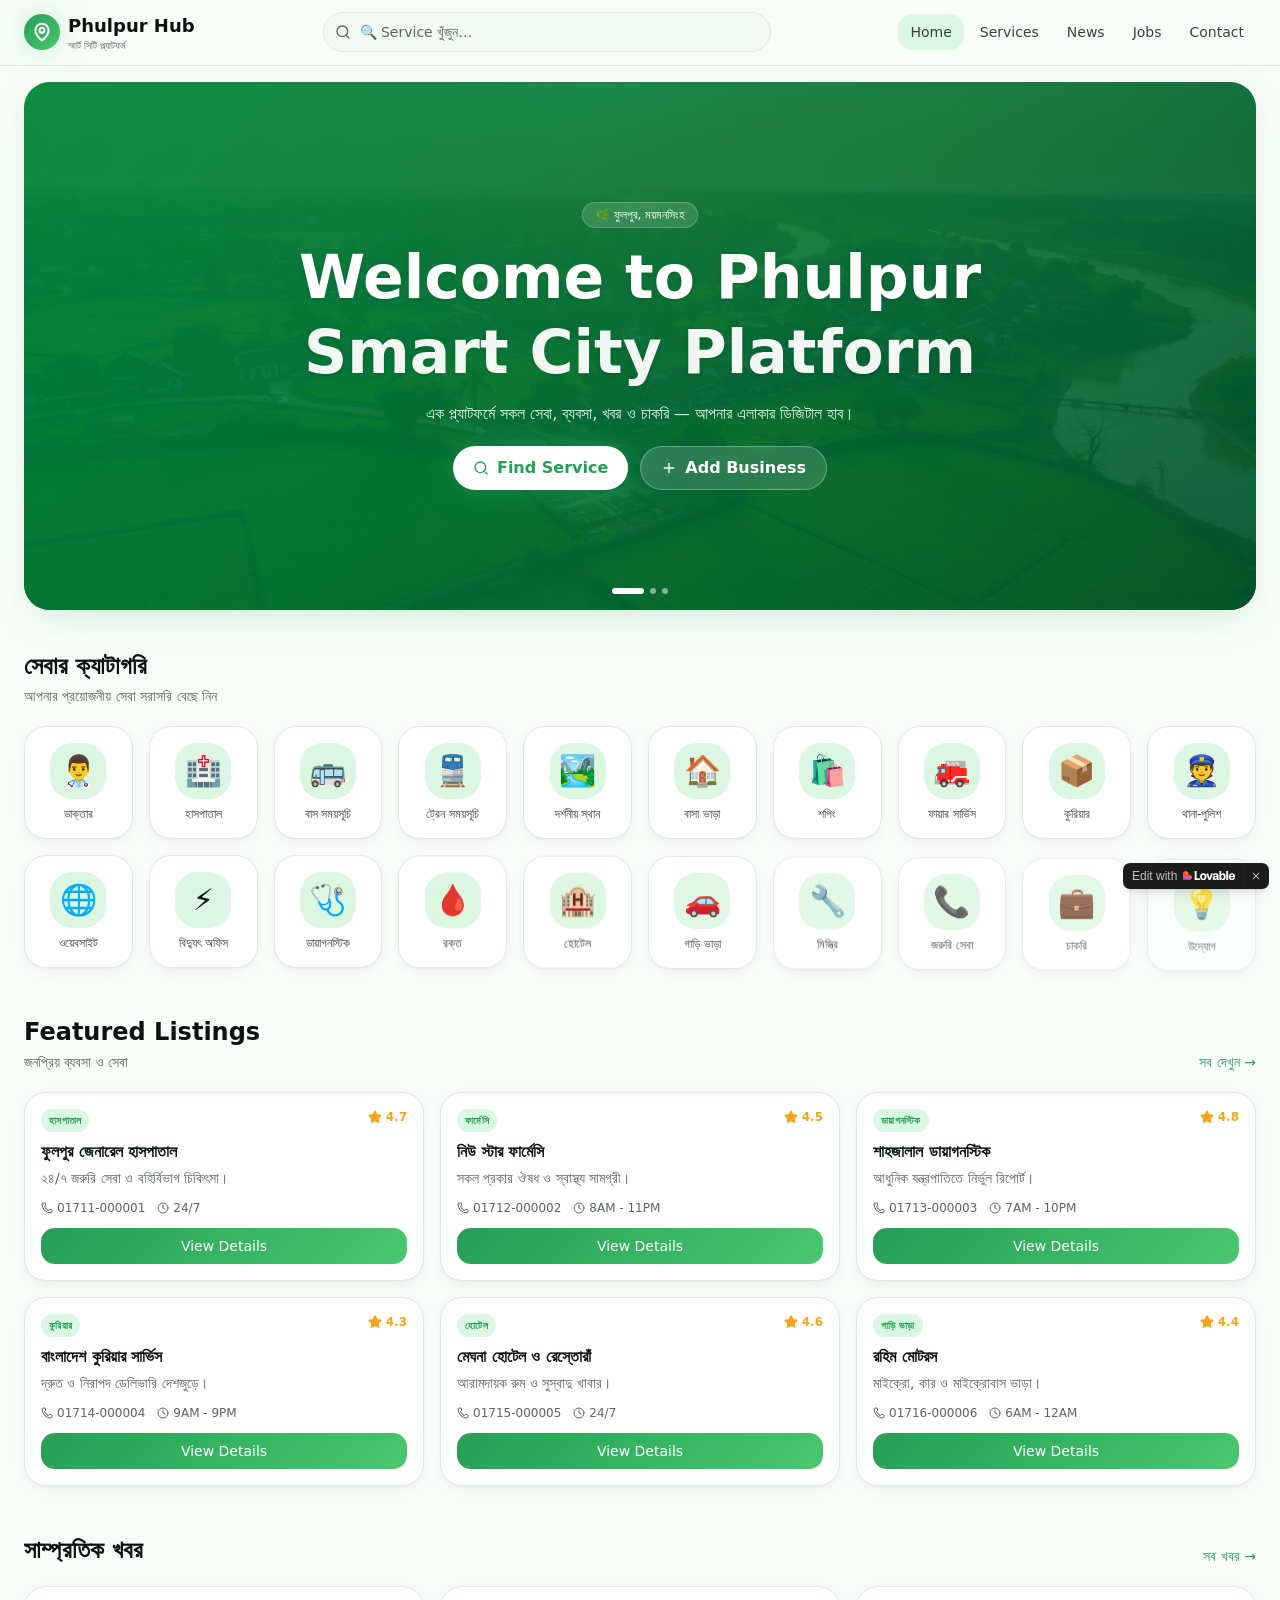
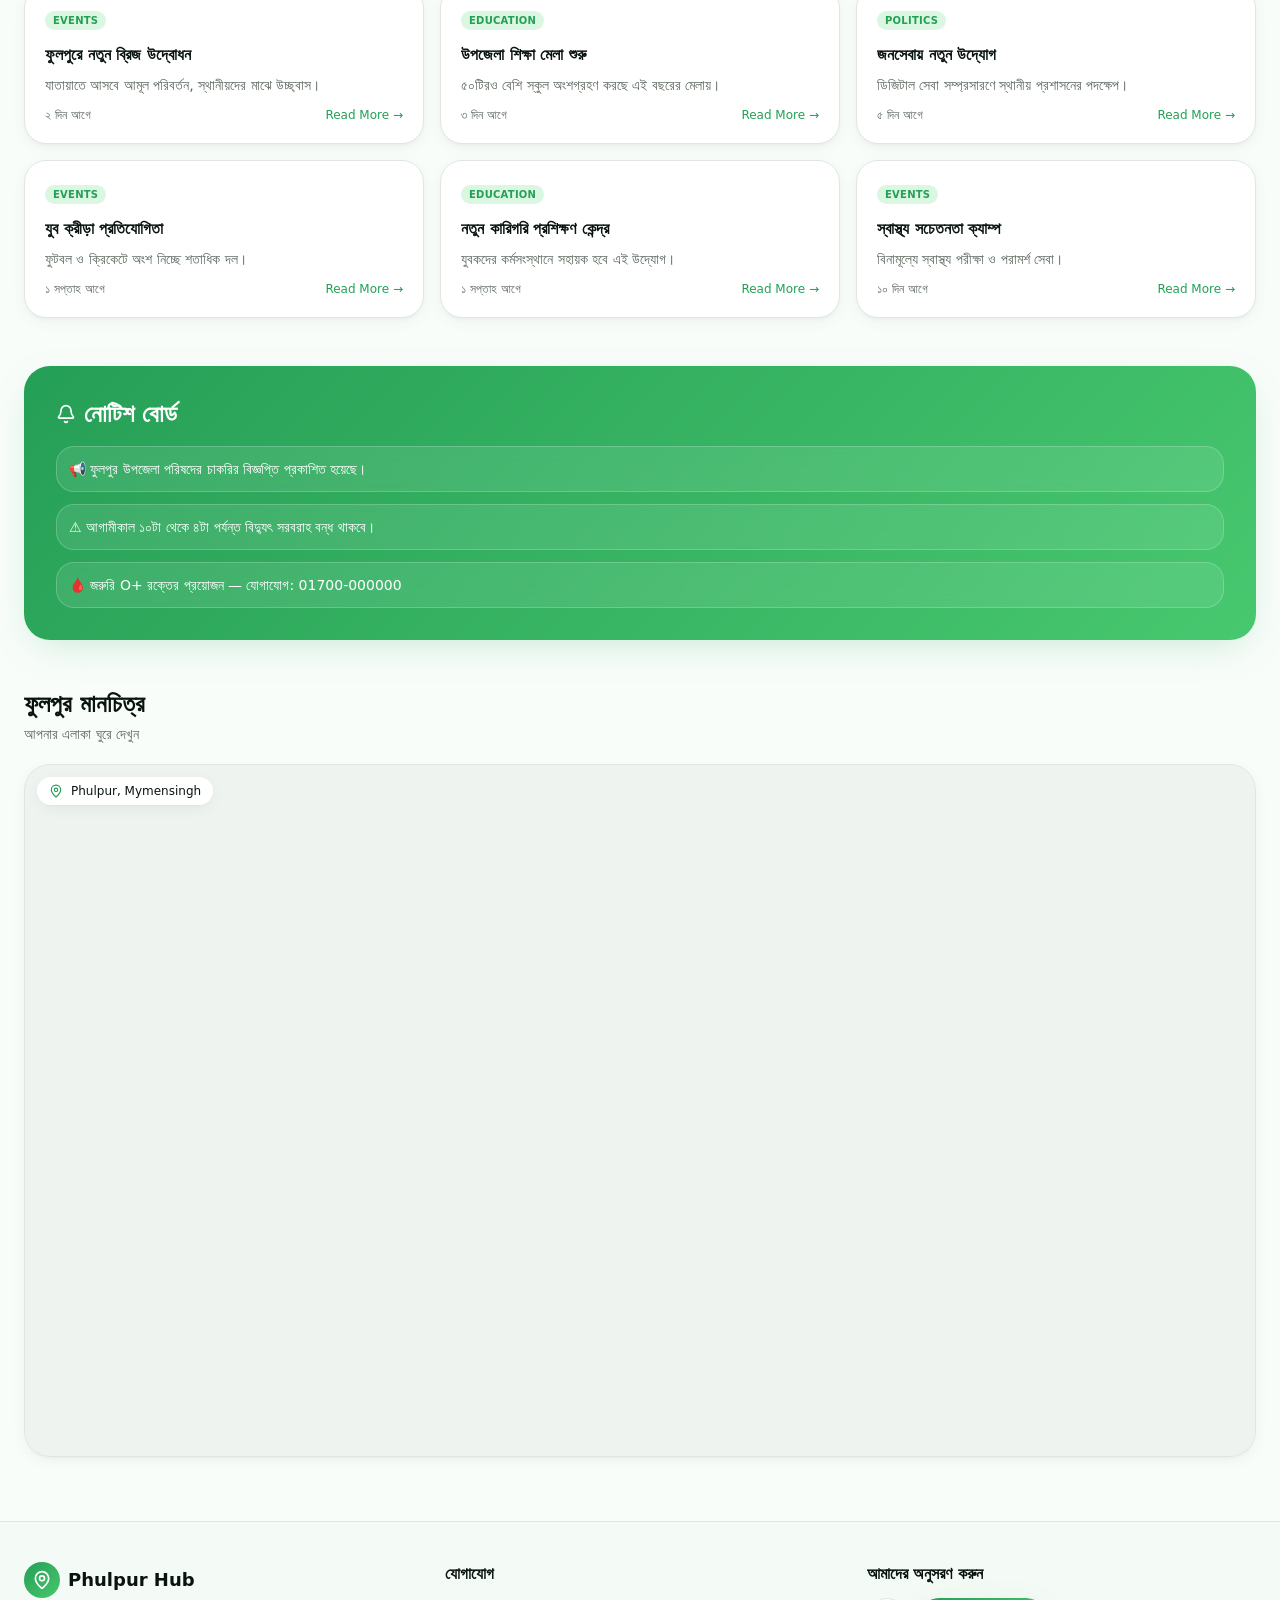
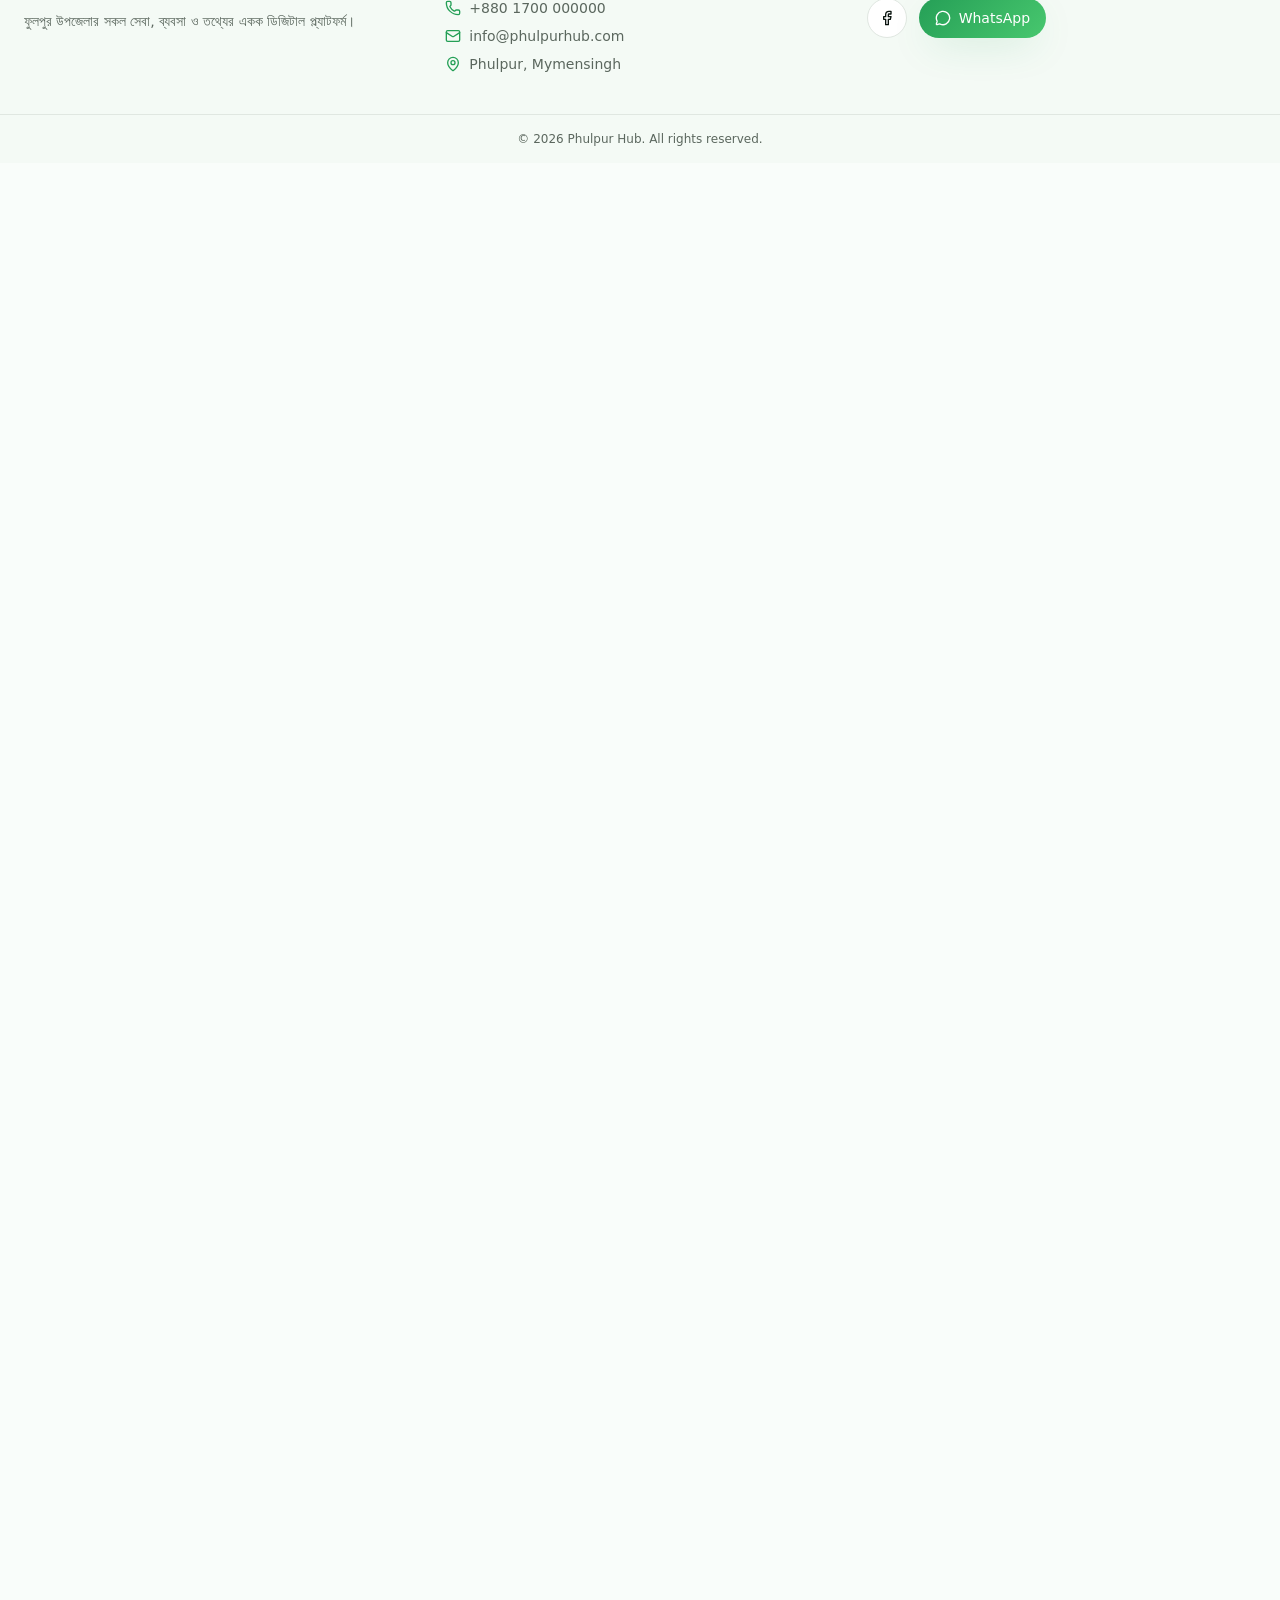
<file: index.html>
<html xmlns="http://www.w3.org/1999/xhtml" lang="en">

<head>
	<meta http-equiv="Content-Type" content="text/html; charset=utf-8" />
	<meta name="description" content="HTTrack is an easy-to-use website mirror utility. It allows you to download a World Wide website from the Internet to a local directory,building recursively all structures, getting html, images, and other files from the server to your computer. Links are rebuiltrelatively so that you can freely browse to the local site (works with any browser). You can mirror several sites together so that you can jump from one toanother. You can, also, update an existing mirror site, or resume an interrupted download. The robot is fully configurable, with an integrated help" />
	<meta name="keywords" content="httrack, HTTRACK, HTTrack, winhttrack, WINHTTRACK, WinHTTrack, offline browser, web mirror utility, aspirateur web, surf offline, web capture, www mirror utility, browse offline, local  site builder, website mirroring, aspirateur www, internet grabber, capture de site web, internet tool, hors connexion, unix, dos, windows 95, windows 98, solaris, ibm580, AIX 4.0, HTS, HTGet, web aspirator, web aspirateur, libre, GPL, GNU, free software" />
	<title>Local index - HTTrack Website Copier</title>
  <!-- Mirror and index made by HTTrack Website Copier/3.49-2 [XR&CO'2014] -->
	<style type="text/css">
	<!--

body {
	margin: 0;  padding: 0;  margin-bottom: 15px;  margin-top: 8px;
	background: #77b;
}
body, td {
	font: 14px "Trebuchet MS", Verdana, Arial, Helvetica, sans-serif;
	}

#subTitle {
	background: #000;  color: #fff;  padding: 4px;  font-weight: bold; 
	}

#siteNavigation a, #siteNavigation .current {
	font-weight: bold;  color: #448;
	}
#siteNavigation a:link    { text-decoration: none; }
#siteNavigation a:visited { text-decoration: none; }

#siteNavigation .current { background-color: #ccd; }

#siteNavigation a:hover   { text-decoration: none;  background-color: #fff;  color: #000; }
#siteNavigation a:active  { text-decoration: none;  background-color: #ccc; }


a:link    { text-decoration: underline;  color: #00f; }
a:visited { text-decoration: underline;  color: #000; }
a:hover   { text-decoration: underline;  color: #c00; }
a:active  { text-decoration: underline; }

#pageContent {
	clear: both;
	border-bottom: 6px solid #000;
	padding: 10px;  padding-top: 20px;
	line-height: 1.65em;
	background-image: url(backblue.gif);
	background-repeat: no-repeat;
	background-position: top right;
	}

#pageContent, #siteNavigation {
	background-color: #ccd;
	}


.imgLeft  { float: left;   margin-right: 10px;  margin-bottom: 10px; }
.imgRight { float: right;  margin-left: 10px;   margin-bottom: 10px; }

hr { height: 1px;  color: #000;  background-color: #000;  margin-bottom: 15px; }

h1 { margin: 0;  font-weight: bold;  font-size: 2em; }
h2 { margin: 0;  font-weight: bold;  font-size: 1.6em; }
h3 { margin: 0;  font-weight: bold;  font-size: 1.3em; }
h4 { margin: 0;  font-weight: bold;  font-size: 1.18em; }

.blak { background-color: #000; }
.hide { display: none; }
.tableWidth { min-width: 400px; }

.tblRegular       { border-collapse: collapse; }
.tblRegular td    { padding: 6px;  background-image: url(fade.gif);  border: 2px solid #99c; }
.tblHeaderColor, .tblHeaderColor td { background: #99c; }
.tblNoBorder td   { border: 0; }


// -->
</style>

</head>

<table width="76%" border="0" align="center" cellspacing="0" cellpadding="3" class="tableWidth">
	<tr>
	<td id="subTitle">HTTrack Website Copier - Open Source offline browser</td>
	</tr>
</table>
<table width="76%" border="0" align="center" cellspacing="0" cellpadding="0" class="tableWidth">
<tr class="blak">
<td>
	<table width="100%" border="0" align="center" cellspacing="1" cellpadding="0">
	<tr>
	<td colspan="6"> 
		<table width="100%" border="0" align="center" cellspacing="0" cellpadding="10">
		<tr> 
		<td id="pageContent"> 
<!-- ==================== End prologue ==================== -->

	<meta name="generator" content="HTTrack Website Copier/3.x">
	<TITLE>Local index - HTTrack</TITLE>
</HEAD>
<BODY>
<H1 ALIGN=Center>Index of locally available sites:</H1>
	<TABLE BORDER="0" WIDTH="100%" CELLSPACING="1" CELLPADDING="0">
		<TR>
			<TD BACKGROUND="fade.gif">
				&middot;
					<A HREF="phulpur-connect.lovable.app/index.html">
						Phulpur Hub — ফুলপুরের ডিজিটাল সেবা প্ল্যাটফর্ম
					</A>		
			</TD>
		</TR>
	</TABLE>
	<BR>
	<BR>
	<BR>
  	<H6 ALIGN="RIGHT">
	<I>Mirror and index made by HTTrack Website Copier [XR&amp;CO'2008]</I>
	</H6>
	<!-- Mirror and index made by HTTrack Website Copier/3.49-2 [XR&CO'2014] -->
	<!-- Thanks for using HTTrack Website Copier! -->
	<meta HTTP-EQUIV="Refresh" CONTENT="0; URL=phulpur-connect.lovable.app/index.html">


<!-- ==================== Start epilogue ==================== -->
		</td>
		</tr>
		</table>
	</td>
	</tr>
	</table>
</td>
</tr>
</table>

<table width="76%" border="0" align="center" valign="bottom" cellspacing="0" cellpadding="0">
	<tr>
	<td id="footer"><small>&copy; 2008 Xavier Roche & other contributors - Web Design: Leto Kauler.</small></td>
	</tr>
</table>

</body>

</html>
</file>
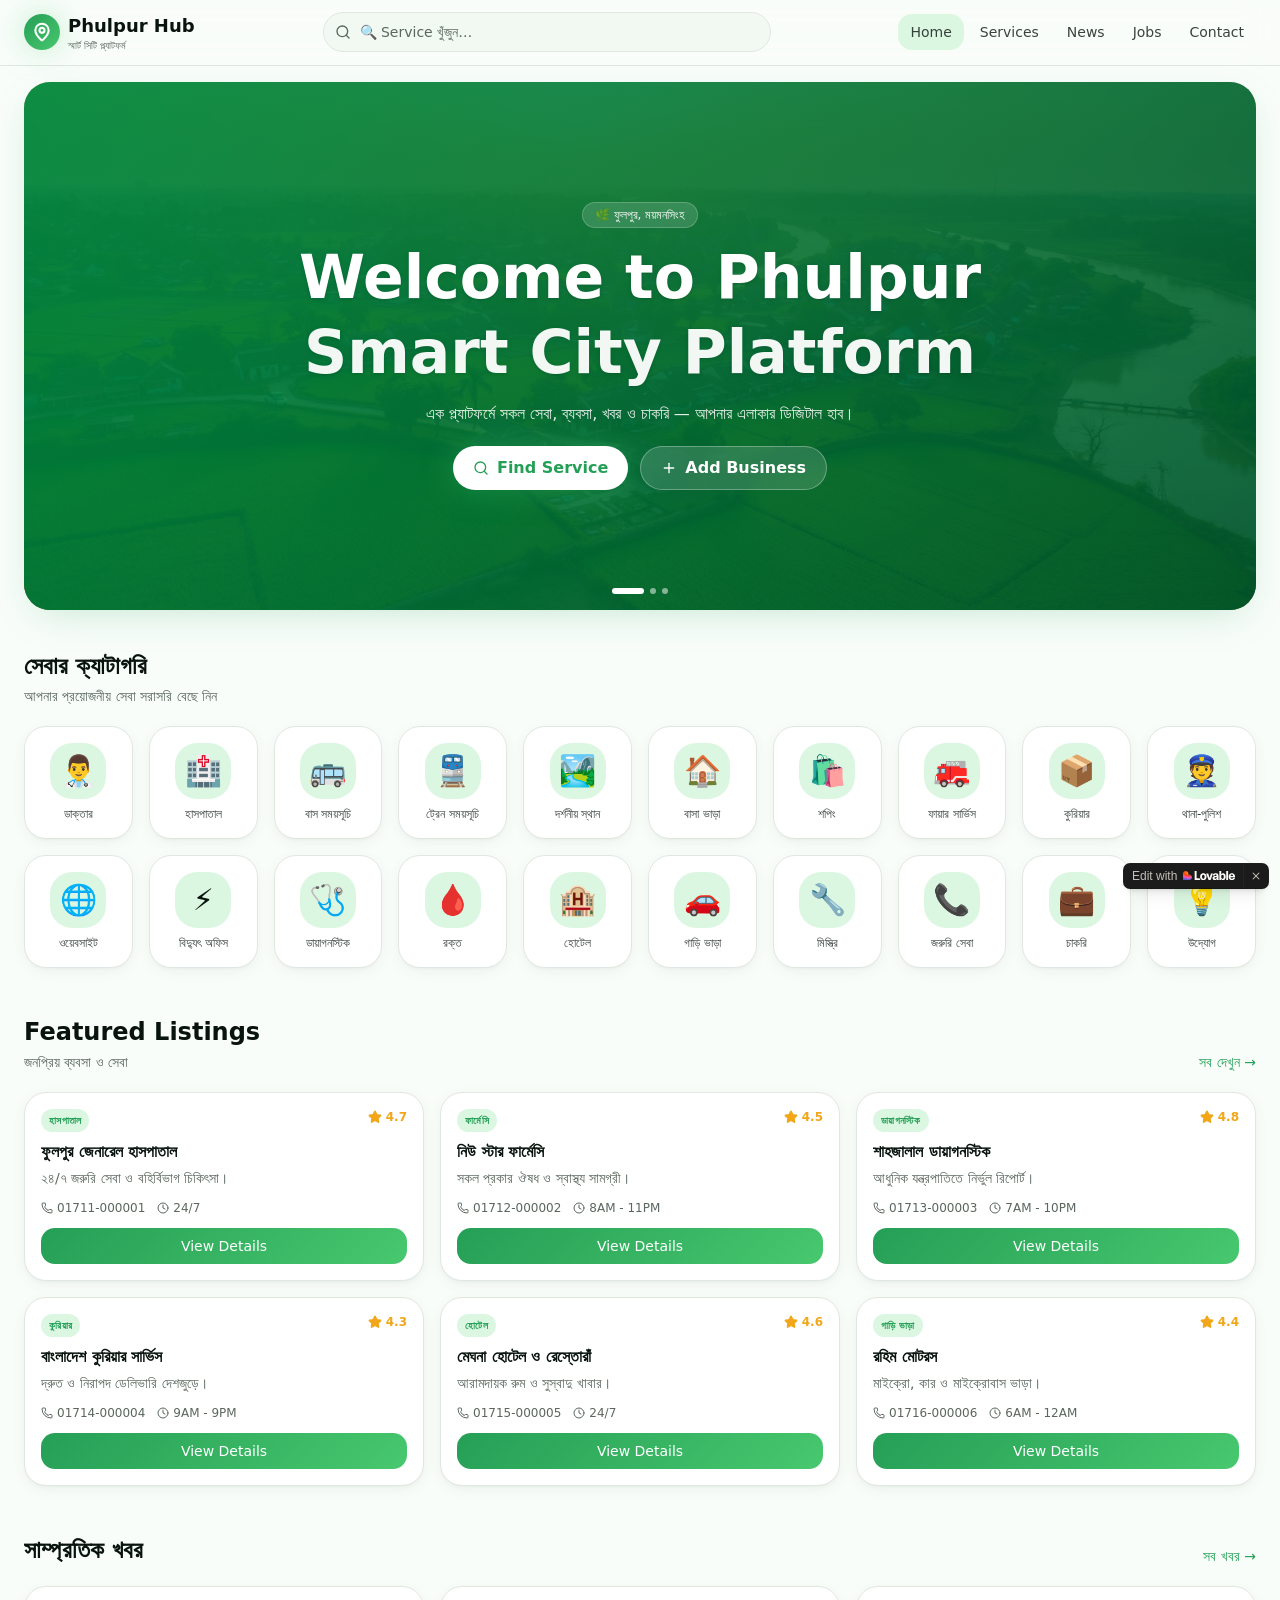
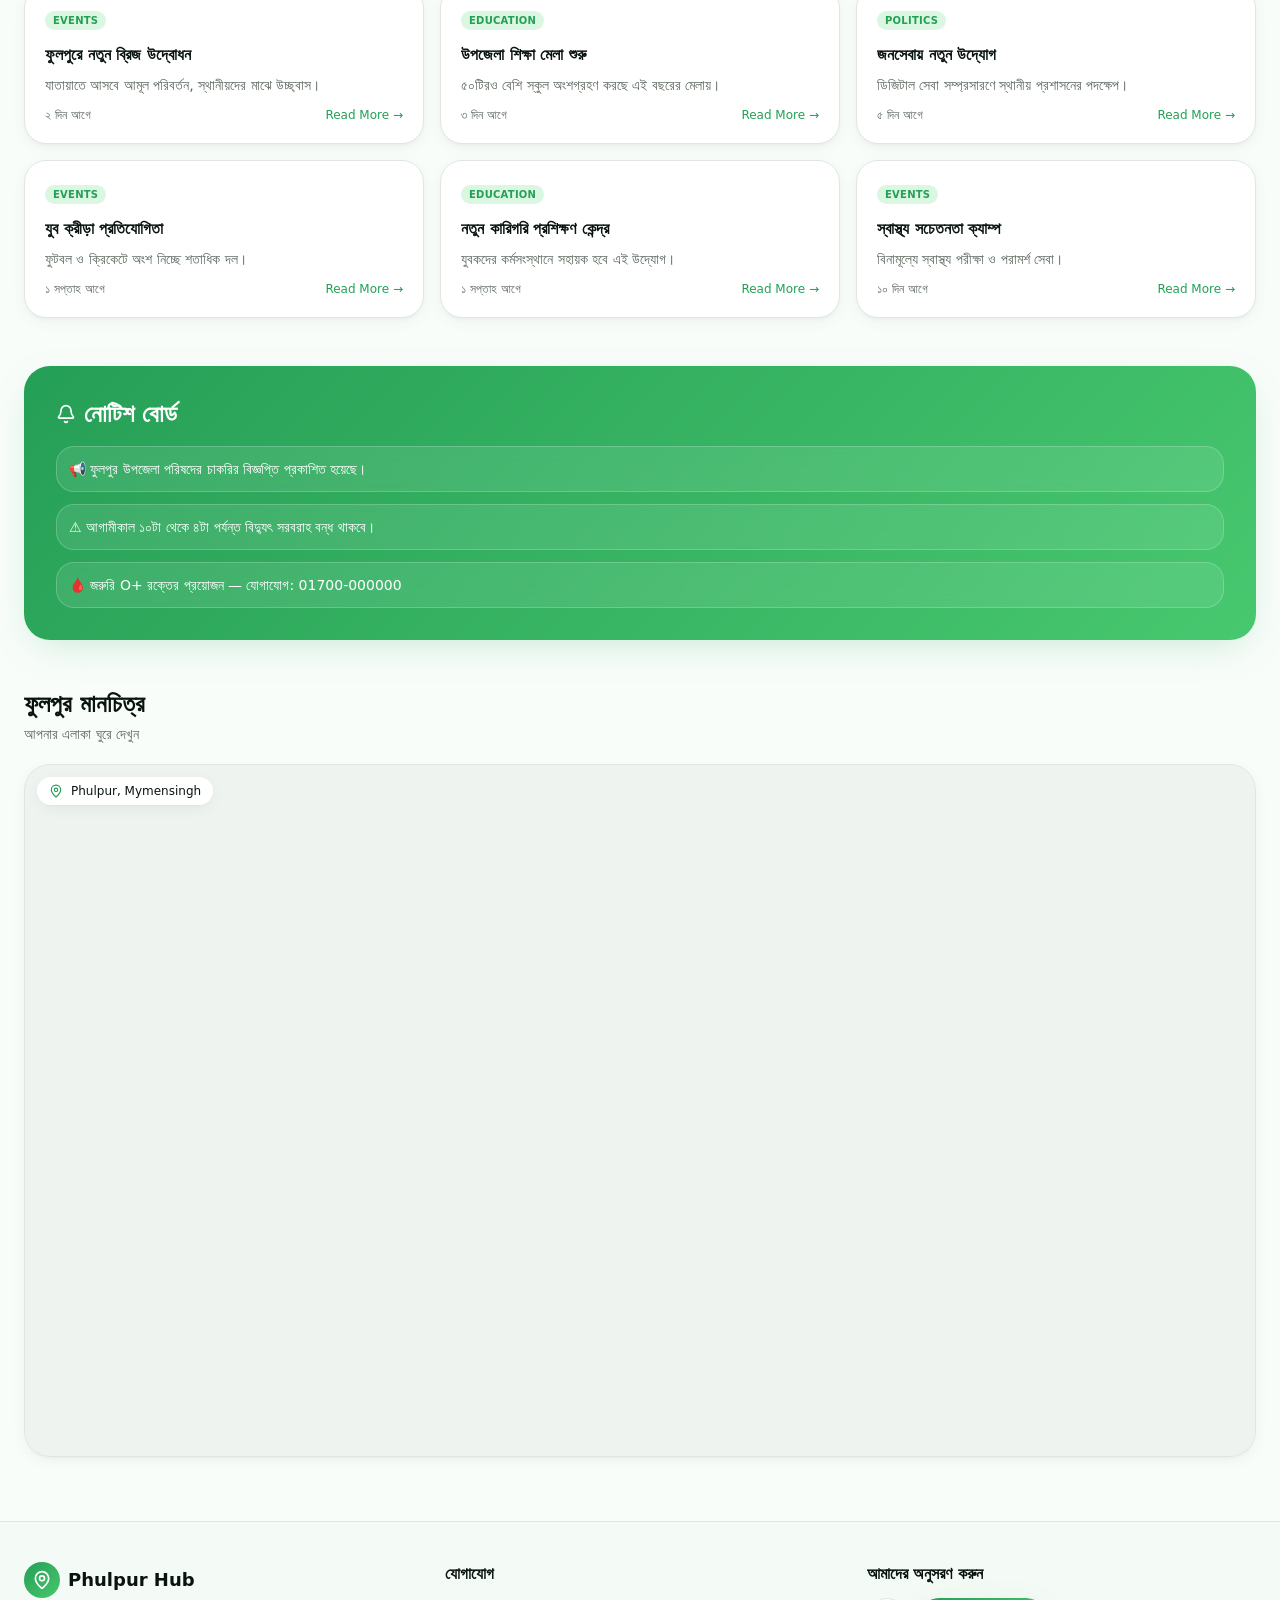
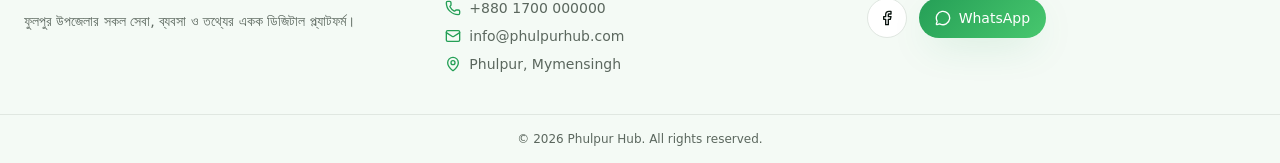
<file: phulpur-connect.lovable.app/index.html>
<!DOCTYPE html><html lang="bn">
<!-- Mirrored from phulpur-connect.lovable.app/ by HTTrack Website Copier/3.x [XR&CO'2014], Mon, 20 Apr 2026 18:07:03 GMT -->
<!-- Added by HTTrack --><meta http-equiv="content-type" content="text/html;charset=utf-8" /><!-- /Added by HTTrack -->
<head><meta charSet="utf-8"/><meta name="viewport" content="width=device-width, initial-scale=1"/><link rel="preload" as="image" href="assets/hero-phulpur-CtcTKnUK.jpg"/><title>Phulpur Hub — ফুলপুরের ডিজিটাল সেবা প্ল্যাটফর্ম</title><meta name="author" content="Phulpur Hub"/><meta property="og:title" content="Phulpur Hub — ফুলপুরের ডিজিটাল সেবা প্ল্যাটফর্ম"/><meta property="og:description" content="ফুলপুর উপজেলার সকল সেবা, ব্যবসা, খবর ও চাকরি — এক প্ল্যাটফর্মে।"/><meta property="og:type" content="website"/><meta name="twitter:card" content="summary_large_image"/><meta name="twitter:title" content="Phulpur Hub — ফুলপুরের ডিজিটাল সেবা প্ল্যাটফর্ম"/><meta name="twitter:description" content="ফুলপুর উপজেলার সকল সেবা, ব্যবসা, খবর ও চাকরি — এক প্ল্যাটফর্মে।"/><meta property="og:image" content="../pub-bb2e103a32db4e198524a2e9ed8f35b4.r2.dev/a9438123-4714-4c1e-8fa5-da3c86d44de0/id-preview-c9450d6e--af042bba-7b79-4c94-b575-6cd7e34ca976.lovable.app-1776706655467.png"/><meta name="twitter:image" content="../pub-bb2e103a32db4e198524a2e9ed8f35b4.r2.dev/a9438123-4714-4c1e-8fa5-da3c86d44de0/id-preview-c9450d6e--af042bba-7b79-4c94-b575-6cd7e34ca976.lovable.app-1776706655467.png"/><meta name="description" content="ফুলপুরে ডাক্তার, হাসপাতাল, চাকরি, ব্যবসা ও জরুরি সেবার সম্পূর্ণ ডিরেক্টরি।"/><link rel="modulepreload" href="assets/index-BZOZY0bm.js"/><link rel="modulepreload" href="assets/index-DqY7U-XN.js"/><link rel="modulepreload" href="assets/hero-mosque-IWczzbrU.js"/><link rel="modulepreload" href="assets/CategoryGrid-Bo1aaV4u.js"/><link rel="modulepreload" href="assets/BusinessCard-DnQny3jX.js"/><link rel="modulepreload" href="assets/mock-DxxIvMzL.js"/><link rel="modulepreload" href="assets/star-Bf00vFev.js"/><link rel="stylesheet" href="assets/styles-CfCjr2a9.css"/>
<style>
	@font-face {
		font-family: 'CameraPlainVariable';
		src: url('https://cdn.gpteng.co/mcp-widgets/v1/fonts/CameraPlainVariable.woff2') format('woff2');
		font-weight: 100 900;
		font-style: normal;
		font-display: swap;
	}

	#lovable-badge {
		--badge-bg: #1b1b1b;
		--badge-text: #c5c1b9;
		--badge-text-hover: #dcdad5;
		--badge-radius: 6px;
		--badge-padding: 8px;
		--badge-gap: 6px;
		--badge-shadow: 
			0 0 0 1px rgba(0, 0, 0, 0.88),
			0 1px 0 0 rgba(0, 0, 0, 0.04),
			0 2px 2px -1px rgba(0, 0, 0, 0.08),
			0 4px 4px -2px rgba(0, 0, 0, 0.08),
			0 8px 8px -4px rgba(0, 0, 0, 0.08),
			0 16px 16px -8px rgba(0, 0, 0, 0.08);
		--badge-transition-duration: 0.2s;
		--badge-transition-easing: cubic-bezier(0.16, 1, 0.32, 1);
		--focus-color: #575ECF;
		--focus-offset: 2px;
		--focus-width: 2px;
		
		position: fixed;
		bottom: 12px;
		right: 12px;
		height: 24px;
		display: flex;
		align-items: center;
		z-index: 1000000;
		background-color: var(--badge-bg);
		color: var(--badge-text);
		border-radius: var(--badge-radius);
		box-shadow: var(--badge-shadow);
		font-size: 12px;
		font-family: CameraPlainVariable, "CameraPlainVariable Fallback", -apple-system, BlinkMacSystemFont, 'Segoe UI', Roboto, sans-serif;
		font-weight: 400 !important;
		text-transform: none !important;
		font-feature-settings: normal !important;
		transform: translateZ(0);
		will-change: transform, opacity;
	}

	#lovable-badge-cta {
		display: flex;
		align-items: center;
		gap: var(--badge-gap);
		padding: 0 var(--badge-padding);
		height: 100%;
		color: inherit;
		text-decoration: none;
		white-space: nowrap;
		border-radius: var(--badge-radius) 0 0 var(--badge-radius);
		transition: 
			background-color var(--badge-transition-duration) ease,
			color var(--badge-transition-duration) ease,
			transform 0.1s ease;
	}

	#lovable-badge-cta:hover {
		background: rgba(255, 255, 255, 0.04);
		color: var(--badge-text-hover);
	}

	#lovable-badge-cta:active {
		transform: scale(0.98);
	}

	#lovable-badge-cta:focus {
		outline: none;
	}

	#lovable-badge-cta:focus-visible {
		outline: var(--focus-width) solid var(--focus-color);
		outline-offset: var(--focus-offset);
		z-index: 1;
	}

	#lovable-badge-text {
		line-height: 1;
	}

	#lovable-badge-divider {
		width: 1px;
		height: 24px;
		background-color: rgba(255, 255, 255, 0.04);
		flex-shrink: 0;
	}

	#lovable-badge-close {
		width: 24px;
		height: 24px;
		min-width: 24px;
		min-height: 24px;
		cursor: pointer;
		background: none;
		border: none;
		padding: 0;
		display: flex;
		align-items: center;
		justify-content: center;
		border-radius: 0 var(--badge-radius) var(--badge-radius) 0;
		flex-shrink: 0;
		transition: 
			background-color var(--badge-transition-duration) ease,
			transform 0.1s ease;
	}

	#lovable-badge-close:hover {
		background: rgba(255, 255, 255, 0.04);
	}

	#lovable-badge-close:active {
		transform: scale(0.92);
	}

	#lovable-badge-close:focus {
		outline: none;
	}

	#lovable-badge-close:focus-visible {
		outline: var(--focus-width) solid var(--focus-color);
		outline-offset: calc(var(--focus-offset) * -1);
		z-index: 1;
	}

	#lovable-badge-close svg path {
		fill: var(--badge-text);
		transition: fill var(--badge-transition-duration) ease;
	}

	#lovable-badge-close:hover svg path {
		fill: var(--badge-text-hover);
	}

	@media (prefers-reduced-motion: reduce) {
		#lovable-badge-cta,
		#lovable-badge-close,
		#lovable-badge-close svg path {
			transition: none;
		}
		
		#lovable-badge-cta:active,
		#lovable-badge-close:active {
			transform: none;
		}
	}

	@media (prefers-contrast: high) {
		#lovable-badge {
			--badge-bg: #000;
			--badge-text: #fff;
			--badge-text-hover: #fff;
			border: 2px solid currentColor;
		}
		
		#lovable-badge-cta:focus-visible,
		#lovable-badge-close:focus-visible {
			outline-width: 3px;
		}
	}
</style>
<script defer src="_flock.js" data-proxy-url="/~api/analytics"></script></head><body><div class="min-h-screen flex flex-col"><header class="sticky top-0 z-40 w-full border-b border-border bg-background/85 backdrop-blur-lg"><div class="mx-auto flex max-w-7xl items-center gap-3 px-4 py-3 md:px-6"><a class="flex items-center gap-2 shrink-0 active" href="index.html" data-status="active" aria-current="page"><div class="flex h-9 w-9 items-center justify-center rounded-xl gradient-primary shadow-glow"><svg xmlns="http://www.w3.org/2000/svg" width="24" height="24" viewBox="0 0 24 24" fill="none" stroke="currentColor" stroke-width="2.5" stroke-linecap="round" stroke-linejoin="round" class="lucide lucide-map-pin h-5 w-5 text-primary-foreground" aria-hidden="true"><path d="M20 10c0 4.993-5.539 10.193-7.399 11.799a1 1 0 0 1-1.202 0C9.539 20.193 4 14.993 4 10a8 8 0 0 1 16 0"></path><circle cx="12" cy="10" r="3"></circle></svg></div><div class="leading-tight"><div class="font-bold text-base md:text-lg text-foreground">Phulpur Hub</div><div class="text-[10px] text-muted-foreground hidden sm:block">স্মার্ট সিটি প্ল্যাটফর্ম</div></div></a><div class="relative flex-1 max-w-md mx-auto"><svg xmlns="http://www.w3.org/2000/svg" width="24" height="24" viewBox="0 0 24 24" fill="none" stroke="currentColor" stroke-width="2" stroke-linecap="round" stroke-linejoin="round" class="lucide lucide-search absolute left-3 top-1/2 h-4 w-4 -translate-y-1/2 text-muted-foreground" aria-hidden="true"><path d="m21 21-4.34-4.34"></path><circle cx="11" cy="11" r="8"></circle></svg><input type="search" placeholder="🔍 Service খুঁজুন…" class="h-10 w-full rounded-full border border-border bg-secondary/60 pl-9 pr-4 text-sm placeholder:text-muted-foreground focus:bg-card focus:outline-none focus:ring-2 focus:ring-ring transition-smooth"/></div><nav class="hidden md:flex items-center gap-1"><a class="rounded-lg px-3 py-2 text-sm font-medium text-foreground/80 hover:bg-accent hover:text-accent-foreground transition-smooth bg-accent text-accent-foreground" href="index.html" data-status="active" aria-current="page">Home</a><a href="services.html" class="rounded-lg px-3 py-2 text-sm font-medium text-foreground/80 hover:bg-accent hover:text-accent-foreground transition-smooth">Services</a><a href="news.html" class="rounded-lg px-3 py-2 text-sm font-medium text-foreground/80 hover:bg-accent hover:text-accent-foreground transition-smooth">News</a><a href="jobs.html" class="rounded-lg px-3 py-2 text-sm font-medium text-foreground/80 hover:bg-accent hover:text-accent-foreground transition-smooth">Jobs</a><a href="contact.html" class="rounded-lg px-3 py-2 text-sm font-medium text-foreground/80 hover:bg-accent hover:text-accent-foreground transition-smooth">Contact</a></nav><button class="md:hidden inline-flex h-10 w-10 items-center justify-center rounded-lg hover:bg-accent transition-smooth" aria-label="Menu"><svg xmlns="http://www.w3.org/2000/svg" width="24" height="24" viewBox="0 0 24 24" fill="none" stroke="currentColor" stroke-width="2" stroke-linecap="round" stroke-linejoin="round" class="lucide lucide-menu h-5 w-5" aria-hidden="true"><path d="M4 5h16"></path><path d="M4 12h16"></path><path d="M4 19h16"></path></svg></button></div></header><main class="flex-1"><!--$--><div><section class="relative overflow-hidden rounded-3xl mx-4 md:mx-6 mt-4 shadow-elegant"><div class="relative aspect-[16/10] md:aspect-[21/9] w-full"><img src="assets/hero-phulpur-CtcTKnUK.jpg" alt="Phulpur landmark" width="1600" height="900" loading="eager" class="absolute inset-0 h-full w-full object-cover transition-opacity duration-1000 opacity-100"/><img src="assets/hero-mosque-BXhB9nfA.jpg" alt="Phulpur landmark" width="1600" height="900" loading="lazy" class="absolute inset-0 h-full w-full object-cover transition-opacity duration-1000 opacity-0"/><img src="assets/hero-bazaar-CoP7fegR.jpg" alt="Phulpur landmark" width="1600" height="900" loading="lazy" class="absolute inset-0 h-full w-full object-cover transition-opacity duration-1000 opacity-0"/><div class="absolute inset-0 gradient-hero"></div><div class="absolute inset-0 flex flex-col items-center justify-center text-center px-6"><span class="inline-block px-3 py-1 rounded-full bg-primary-foreground/15 backdrop-blur text-primary-foreground text-[11px] md:text-xs font-medium mb-3 border border-primary-foreground/20">🌿 ফুলপুর, ময়মনসিংহ</span><h1 class="text-2xl md:text-5xl lg:text-6xl font-bold text-primary-foreground leading-tight max-w-3xl drop-shadow">Welcome to Phulpur <br class="hidden md:block"/><span class="text-white/95">Smart City Platform</span></h1><p class="mt-3 text-sm md:text-base text-primary-foreground/90 max-w-xl">এক প্ল্যাটফর্মে সকল সেবা, ব্যবসা, খবর ও চাকরি — আপনার এলাকার ডিজিটাল হাব।</p><div class="mt-5 flex flex-wrap items-center justify-center gap-3"><a href="services.html" class="inline-flex items-center gap-2 h-11 px-5 rounded-full bg-primary-foreground text-primary font-semibold shadow-glow hover:scale-105 transition-smooth"><svg xmlns="http://www.w3.org/2000/svg" width="24" height="24" viewBox="0 0 24 24" fill="none" stroke="currentColor" stroke-width="2" stroke-linecap="round" stroke-linejoin="round" class="lucide lucide-search h-4 w-4" aria-hidden="true"><path d="m21 21-4.34-4.34"></path><circle cx="11" cy="11" r="8"></circle></svg> Find Service</a><a href="add-business.html" class="inline-flex items-center gap-2 h-11 px-5 rounded-full bg-primary-foreground/15 backdrop-blur border border-primary-foreground/30 text-primary-foreground font-semibold hover:bg-primary-foreground/25 transition-smooth"><svg xmlns="http://www.w3.org/2000/svg" width="24" height="24" viewBox="0 0 24 24" fill="none" stroke="currentColor" stroke-width="2" stroke-linecap="round" stroke-linejoin="round" class="lucide lucide-plus h-4 w-4" aria-hidden="true"><path d="M5 12h14"></path><path d="M12 5v14"></path></svg> Add Business</a></div></div><div class="absolute bottom-4 left-1/2 -translate-x-1/2 flex gap-1.5"><button aria-label="slide 1" class="h-1.5 rounded-full transition-all w-8 bg-primary-foreground"></button><button aria-label="slide 2" class="h-1.5 rounded-full transition-all w-1.5 bg-primary-foreground/50"></button><button aria-label="slide 3" class="h-1.5 rounded-full transition-all w-1.5 bg-primary-foreground/50"></button></div></div></section><section class="mx-auto max-w-7xl px-4 md:px-6 mt-10"><div class="flex items-end justify-between gap-4 mb-5"><div><h2 class="text-xl md:text-2xl font-bold text-foreground">সেবার ক্যাটাগরি</h2><p class="text-sm text-muted-foreground mt-1">আপনার প্রয়োজনীয় সেবা সরাসরি বেছে নিন</p></div></div><div class="grid grid-cols-4 sm:grid-cols-5 md:grid-cols-6 lg:grid-cols-10 gap-3 md:gap-4"><a href="services.html" style="animation-delay:0ms" class="group flex flex-col items-center gap-2 rounded-2xl bg-card border border-border p-3 md:p-4 shadow-card hover:shadow-elegant hover:-translate-y-1 hover:border-primary/30 transition-smooth animate-fade-in"><div class="flex h-12 w-12 md:h-14 md:w-14 items-center justify-center rounded-2xl bg-accent text-2xl md:text-3xl group-hover:scale-110 group-hover:gradient-primary transition-smooth"><span class="group-hover:saturate-150">👨‍⚕️</span></div><span class="text-[11px] md:text-xs font-medium text-center text-foreground/80 leading-tight">ডাক্তার</span></a><a href="services.html" style="animation-delay:30ms" class="group flex flex-col items-center gap-2 rounded-2xl bg-card border border-border p-3 md:p-4 shadow-card hover:shadow-elegant hover:-translate-y-1 hover:border-primary/30 transition-smooth animate-fade-in"><div class="flex h-12 w-12 md:h-14 md:w-14 items-center justify-center rounded-2xl bg-accent text-2xl md:text-3xl group-hover:scale-110 group-hover:gradient-primary transition-smooth"><span class="group-hover:saturate-150">🏥</span></div><span class="text-[11px] md:text-xs font-medium text-center text-foreground/80 leading-tight">হাসপাতাল</span></a><a href="services.html" style="animation-delay:60ms" class="group flex flex-col items-center gap-2 rounded-2xl bg-card border border-border p-3 md:p-4 shadow-card hover:shadow-elegant hover:-translate-y-1 hover:border-primary/30 transition-smooth animate-fade-in"><div class="flex h-12 w-12 md:h-14 md:w-14 items-center justify-center rounded-2xl bg-accent text-2xl md:text-3xl group-hover:scale-110 group-hover:gradient-primary transition-smooth"><span class="group-hover:saturate-150">🚌</span></div><span class="text-[11px] md:text-xs font-medium text-center text-foreground/80 leading-tight">বাস সময়সূচি</span></a><a href="services.html" style="animation-delay:90ms" class="group flex flex-col items-center gap-2 rounded-2xl bg-card border border-border p-3 md:p-4 shadow-card hover:shadow-elegant hover:-translate-y-1 hover:border-primary/30 transition-smooth animate-fade-in"><div class="flex h-12 w-12 md:h-14 md:w-14 items-center justify-center rounded-2xl bg-accent text-2xl md:text-3xl group-hover:scale-110 group-hover:gradient-primary transition-smooth"><span class="group-hover:saturate-150">🚆</span></div><span class="text-[11px] md:text-xs font-medium text-center text-foreground/80 leading-tight">ট্রেন সময়সূচি</span></a><a href="services.html" style="animation-delay:120ms" class="group flex flex-col items-center gap-2 rounded-2xl bg-card border border-border p-3 md:p-4 shadow-card hover:shadow-elegant hover:-translate-y-1 hover:border-primary/30 transition-smooth animate-fade-in"><div class="flex h-12 w-12 md:h-14 md:w-14 items-center justify-center rounded-2xl bg-accent text-2xl md:text-3xl group-hover:scale-110 group-hover:gradient-primary transition-smooth"><span class="group-hover:saturate-150">🏞️</span></div><span class="text-[11px] md:text-xs font-medium text-center text-foreground/80 leading-tight">দর্শনীয় স্থান</span></a><a href="services.html" style="animation-delay:150ms" class="group flex flex-col items-center gap-2 rounded-2xl bg-card border border-border p-3 md:p-4 shadow-card hover:shadow-elegant hover:-translate-y-1 hover:border-primary/30 transition-smooth animate-fade-in"><div class="flex h-12 w-12 md:h-14 md:w-14 items-center justify-center rounded-2xl bg-accent text-2xl md:text-3xl group-hover:scale-110 group-hover:gradient-primary transition-smooth"><span class="group-hover:saturate-150">🏠</span></div><span class="text-[11px] md:text-xs font-medium text-center text-foreground/80 leading-tight">বাসা ভাড়া</span></a><a href="services.html" style="animation-delay:180ms" class="group flex flex-col items-center gap-2 rounded-2xl bg-card border border-border p-3 md:p-4 shadow-card hover:shadow-elegant hover:-translate-y-1 hover:border-primary/30 transition-smooth animate-fade-in"><div class="flex h-12 w-12 md:h-14 md:w-14 items-center justify-center rounded-2xl bg-accent text-2xl md:text-3xl group-hover:scale-110 group-hover:gradient-primary transition-smooth"><span class="group-hover:saturate-150">🛍️</span></div><span class="text-[11px] md:text-xs font-medium text-center text-foreground/80 leading-tight">শপিং</span></a><a href="services.html" style="animation-delay:210ms" class="group flex flex-col items-center gap-2 rounded-2xl bg-card border border-border p-3 md:p-4 shadow-card hover:shadow-elegant hover:-translate-y-1 hover:border-primary/30 transition-smooth animate-fade-in"><div class="flex h-12 w-12 md:h-14 md:w-14 items-center justify-center rounded-2xl bg-accent text-2xl md:text-3xl group-hover:scale-110 group-hover:gradient-primary transition-smooth"><span class="group-hover:saturate-150">🚒</span></div><span class="text-[11px] md:text-xs font-medium text-center text-foreground/80 leading-tight">ফায়ার সার্ভিস</span></a><a href="services.html" style="animation-delay:240ms" class="group flex flex-col items-center gap-2 rounded-2xl bg-card border border-border p-3 md:p-4 shadow-card hover:shadow-elegant hover:-translate-y-1 hover:border-primary/30 transition-smooth animate-fade-in"><div class="flex h-12 w-12 md:h-14 md:w-14 items-center justify-center rounded-2xl bg-accent text-2xl md:text-3xl group-hover:scale-110 group-hover:gradient-primary transition-smooth"><span class="group-hover:saturate-150">📦</span></div><span class="text-[11px] md:text-xs font-medium text-center text-foreground/80 leading-tight">কুরিয়ার</span></a><a href="services.html" style="animation-delay:270ms" class="group flex flex-col items-center gap-2 rounded-2xl bg-card border border-border p-3 md:p-4 shadow-card hover:shadow-elegant hover:-translate-y-1 hover:border-primary/30 transition-smooth animate-fade-in"><div class="flex h-12 w-12 md:h-14 md:w-14 items-center justify-center rounded-2xl bg-accent text-2xl md:text-3xl group-hover:scale-110 group-hover:gradient-primary transition-smooth"><span class="group-hover:saturate-150">👮</span></div><span class="text-[11px] md:text-xs font-medium text-center text-foreground/80 leading-tight">থানা-পুলিশ</span></a><a href="services.html" style="animation-delay:300ms" class="group flex flex-col items-center gap-2 rounded-2xl bg-card border border-border p-3 md:p-4 shadow-card hover:shadow-elegant hover:-translate-y-1 hover:border-primary/30 transition-smooth animate-fade-in"><div class="flex h-12 w-12 md:h-14 md:w-14 items-center justify-center rounded-2xl bg-accent text-2xl md:text-3xl group-hover:scale-110 group-hover:gradient-primary transition-smooth"><span class="group-hover:saturate-150">🌐</span></div><span class="text-[11px] md:text-xs font-medium text-center text-foreground/80 leading-tight">ওয়েবসাইট</span></a><a href="services.html" style="animation-delay:330ms" class="group flex flex-col items-center gap-2 rounded-2xl bg-card border border-border p-3 md:p-4 shadow-card hover:shadow-elegant hover:-translate-y-1 hover:border-primary/30 transition-smooth animate-fade-in"><div class="flex h-12 w-12 md:h-14 md:w-14 items-center justify-center rounded-2xl bg-accent text-2xl md:text-3xl group-hover:scale-110 group-hover:gradient-primary transition-smooth"><span class="group-hover:saturate-150">⚡</span></div><span class="text-[11px] md:text-xs font-medium text-center text-foreground/80 leading-tight">বিদ্যুৎ অফিস</span></a><a href="services.html" style="animation-delay:360ms" class="group flex flex-col items-center gap-2 rounded-2xl bg-card border border-border p-3 md:p-4 shadow-card hover:shadow-elegant hover:-translate-y-1 hover:border-primary/30 transition-smooth animate-fade-in"><div class="flex h-12 w-12 md:h-14 md:w-14 items-center justify-center rounded-2xl bg-accent text-2xl md:text-3xl group-hover:scale-110 group-hover:gradient-primary transition-smooth"><span class="group-hover:saturate-150">🩺</span></div><span class="text-[11px] md:text-xs font-medium text-center text-foreground/80 leading-tight">ডায়াগনস্টিক</span></a><a href="services.html" style="animation-delay:390ms" class="group flex flex-col items-center gap-2 rounded-2xl bg-card border border-border p-3 md:p-4 shadow-card hover:shadow-elegant hover:-translate-y-1 hover:border-primary/30 transition-smooth animate-fade-in"><div class="flex h-12 w-12 md:h-14 md:w-14 items-center justify-center rounded-2xl bg-accent text-2xl md:text-3xl group-hover:scale-110 group-hover:gradient-primary transition-smooth"><span class="group-hover:saturate-150">🩸</span></div><span class="text-[11px] md:text-xs font-medium text-center text-foreground/80 leading-tight">রক্ত</span></a><a href="services.html" style="animation-delay:420ms" class="group flex flex-col items-center gap-2 rounded-2xl bg-card border border-border p-3 md:p-4 shadow-card hover:shadow-elegant hover:-translate-y-1 hover:border-primary/30 transition-smooth animate-fade-in"><div class="flex h-12 w-12 md:h-14 md:w-14 items-center justify-center rounded-2xl bg-accent text-2xl md:text-3xl group-hover:scale-110 group-hover:gradient-primary transition-smooth"><span class="group-hover:saturate-150">🏨</span></div><span class="text-[11px] md:text-xs font-medium text-center text-foreground/80 leading-tight">হোটেল</span></a><a href="services.html" style="animation-delay:450ms" class="group flex flex-col items-center gap-2 rounded-2xl bg-card border border-border p-3 md:p-4 shadow-card hover:shadow-elegant hover:-translate-y-1 hover:border-primary/30 transition-smooth animate-fade-in"><div class="flex h-12 w-12 md:h-14 md:w-14 items-center justify-center rounded-2xl bg-accent text-2xl md:text-3xl group-hover:scale-110 group-hover:gradient-primary transition-smooth"><span class="group-hover:saturate-150">🚗</span></div><span class="text-[11px] md:text-xs font-medium text-center text-foreground/80 leading-tight">গাড়ি ভাড়া</span></a><a href="services.html" style="animation-delay:480ms" class="group flex flex-col items-center gap-2 rounded-2xl bg-card border border-border p-3 md:p-4 shadow-card hover:shadow-elegant hover:-translate-y-1 hover:border-primary/30 transition-smooth animate-fade-in"><div class="flex h-12 w-12 md:h-14 md:w-14 items-center justify-center rounded-2xl bg-accent text-2xl md:text-3xl group-hover:scale-110 group-hover:gradient-primary transition-smooth"><span class="group-hover:saturate-150">🔧</span></div><span class="text-[11px] md:text-xs font-medium text-center text-foreground/80 leading-tight">মিস্ত্রি</span></a><a href="services.html" style="animation-delay:510ms" class="group flex flex-col items-center gap-2 rounded-2xl bg-card border border-border p-3 md:p-4 shadow-card hover:shadow-elegant hover:-translate-y-1 hover:border-primary/30 transition-smooth animate-fade-in"><div class="flex h-12 w-12 md:h-14 md:w-14 items-center justify-center rounded-2xl bg-accent text-2xl md:text-3xl group-hover:scale-110 group-hover:gradient-primary transition-smooth"><span class="group-hover:saturate-150">📞</span></div><span class="text-[11px] md:text-xs font-medium text-center text-foreground/80 leading-tight">জরুরি সেবা</span></a><a href="services.html" style="animation-delay:540ms" class="group flex flex-col items-center gap-2 rounded-2xl bg-card border border-border p-3 md:p-4 shadow-card hover:shadow-elegant hover:-translate-y-1 hover:border-primary/30 transition-smooth animate-fade-in"><div class="flex h-12 w-12 md:h-14 md:w-14 items-center justify-center rounded-2xl bg-accent text-2xl md:text-3xl group-hover:scale-110 group-hover:gradient-primary transition-smooth"><span class="group-hover:saturate-150">💼</span></div><span class="text-[11px] md:text-xs font-medium text-center text-foreground/80 leading-tight">চাকরি</span></a><a href="services.html" style="animation-delay:570ms" class="group flex flex-col items-center gap-2 rounded-2xl bg-card border border-border p-3 md:p-4 shadow-card hover:shadow-elegant hover:-translate-y-1 hover:border-primary/30 transition-smooth animate-fade-in"><div class="flex h-12 w-12 md:h-14 md:w-14 items-center justify-center rounded-2xl bg-accent text-2xl md:text-3xl group-hover:scale-110 group-hover:gradient-primary transition-smooth"><span class="group-hover:saturate-150">💡</span></div><span class="text-[11px] md:text-xs font-medium text-center text-foreground/80 leading-tight">উদ্যোগ</span></a></div></section><section class="mx-auto max-w-7xl px-4 md:px-6 mt-12"><div class="flex items-end justify-between gap-4 mb-5"><div><h2 class="text-xl md:text-2xl font-bold text-foreground">Featured Listings</h2><p class="text-sm text-muted-foreground mt-1">জনপ্রিয় ব্যবসা ও সেবা</p></div><a href="services.html" class="text-sm font-medium text-primary hover:underline shrink-0">সব দেখুন →</a></div><div class="grid gap-4 sm:grid-cols-2 lg:grid-cols-3"><article class="group rounded-2xl bg-card border border-border p-4 shadow-card hover:shadow-elegant hover:-translate-y-1 hover:border-primary/30 transition-smooth"><div class="flex items-start justify-between gap-2 mb-2"><span class="inline-block text-[10px] font-semibold uppercase tracking-wide text-primary bg-accent px-2 py-1 rounded-full">হাসপাতাল</span><div class="flex items-center gap-1 text-xs font-semibold text-warning"><svg xmlns="http://www.w3.org/2000/svg" width="24" height="24" viewBox="0 0 24 24" fill="none" stroke="currentColor" stroke-width="2" stroke-linecap="round" stroke-linejoin="round" class="lucide lucide-star h-3.5 w-3.5 fill-current" aria-hidden="true"><path d="M11.525 2.295a.53.53 0 0 1 .95 0l2.31 4.679a2.123 2.123 0 0 0 1.595 1.16l5.166.756a.53.53 0 0 1 .294.904l-3.736 3.638a2.123 2.123 0 0 0-.611 1.878l.882 5.14a.53.53 0 0 1-.771.56l-4.618-2.428a2.122 2.122 0 0 0-1.973 0L6.396 21.01a.53.53 0 0 1-.77-.56l.881-5.139a2.122 2.122 0 0 0-.611-1.879L2.16 9.795a.53.53 0 0 1 .294-.906l5.165-.755a2.122 2.122 0 0 0 1.597-1.16z"></path></svg> <!-- -->4.7</div></div><h3 class="font-bold text-base text-foreground mb-1 line-clamp-1">ফুলপুর জেনারেল হাসপাতাল</h3><p class="text-sm text-muted-foreground line-clamp-2 mb-3">২৪/৭ জরুরি সেবা ও বহির্বিভাগ চিকিৎসা।</p><div class="flex items-center gap-3 text-xs text-muted-foreground mb-3"><span class="flex items-center gap-1"><svg xmlns="http://www.w3.org/2000/svg" width="24" height="24" viewBox="0 0 24 24" fill="none" stroke="currentColor" stroke-width="2" stroke-linecap="round" stroke-linejoin="round" class="lucide lucide-phone h-3 w-3" aria-hidden="true"><path d="M13.832 16.568a1 1 0 0 0 1.213-.303l.355-.465A2 2 0 0 1 17 15h3a2 2 0 0 1 2 2v3a2 2 0 0 1-2 2A18 18 0 0 1 2 4a2 2 0 0 1 2-2h3a2 2 0 0 1 2 2v3a2 2 0 0 1-.8 1.6l-.468.351a1 1 0 0 0-.292 1.233 14 14 0 0 0 6.392 6.384"></path></svg> <!-- -->01711-000001</span><span class="flex items-center gap-1"><svg xmlns="http://www.w3.org/2000/svg" width="24" height="24" viewBox="0 0 24 24" fill="none" stroke="currentColor" stroke-width="2" stroke-linecap="round" stroke-linejoin="round" class="lucide lucide-clock h-3 w-3" aria-hidden="true"><circle cx="12" cy="12" r="10"></circle><path d="M12 6v6l4 2"></path></svg> <!-- -->24/7</span></div><a href="business.html" class="inline-flex w-full items-center justify-center h-9 rounded-lg gradient-primary text-primary-foreground text-sm font-medium hover:opacity-90 transition-smooth">View Details</a></article><article class="group rounded-2xl bg-card border border-border p-4 shadow-card hover:shadow-elegant hover:-translate-y-1 hover:border-primary/30 transition-smooth"><div class="flex items-start justify-between gap-2 mb-2"><span class="inline-block text-[10px] font-semibold uppercase tracking-wide text-primary bg-accent px-2 py-1 rounded-full">ফার্মেসি</span><div class="flex items-center gap-1 text-xs font-semibold text-warning"><svg xmlns="http://www.w3.org/2000/svg" width="24" height="24" viewBox="0 0 24 24" fill="none" stroke="currentColor" stroke-width="2" stroke-linecap="round" stroke-linejoin="round" class="lucide lucide-star h-3.5 w-3.5 fill-current" aria-hidden="true"><path d="M11.525 2.295a.53.53 0 0 1 .95 0l2.31 4.679a2.123 2.123 0 0 0 1.595 1.16l5.166.756a.53.53 0 0 1 .294.904l-3.736 3.638a2.123 2.123 0 0 0-.611 1.878l.882 5.14a.53.53 0 0 1-.771.56l-4.618-2.428a2.122 2.122 0 0 0-1.973 0L6.396 21.01a.53.53 0 0 1-.77-.56l.881-5.139a2.122 2.122 0 0 0-.611-1.879L2.16 9.795a.53.53 0 0 1 .294-.906l5.165-.755a2.122 2.122 0 0 0 1.597-1.16z"></path></svg> <!-- -->4.5</div></div><h3 class="font-bold text-base text-foreground mb-1 line-clamp-1">নিউ স্টার ফার্মেসি</h3><p class="text-sm text-muted-foreground line-clamp-2 mb-3">সকল প্রকার ঔষধ ও স্বাস্থ্য সামগ্রী।</p><div class="flex items-center gap-3 text-xs text-muted-foreground mb-3"><span class="flex items-center gap-1"><svg xmlns="http://www.w3.org/2000/svg" width="24" height="24" viewBox="0 0 24 24" fill="none" stroke="currentColor" stroke-width="2" stroke-linecap="round" stroke-linejoin="round" class="lucide lucide-phone h-3 w-3" aria-hidden="true"><path d="M13.832 16.568a1 1 0 0 0 1.213-.303l.355-.465A2 2 0 0 1 17 15h3a2 2 0 0 1 2 2v3a2 2 0 0 1-2 2A18 18 0 0 1 2 4a2 2 0 0 1 2-2h3a2 2 0 0 1 2 2v3a2 2 0 0 1-.8 1.6l-.468.351a1 1 0 0 0-.292 1.233 14 14 0 0 0 6.392 6.384"></path></svg> <!-- -->01712-000002</span><span class="flex items-center gap-1"><svg xmlns="http://www.w3.org/2000/svg" width="24" height="24" viewBox="0 0 24 24" fill="none" stroke="currentColor" stroke-width="2" stroke-linecap="round" stroke-linejoin="round" class="lucide lucide-clock h-3 w-3" aria-hidden="true"><circle cx="12" cy="12" r="10"></circle><path d="M12 6v6l4 2"></path></svg> <!-- -->8AM - 11PM</span></div><a href="business.html" class="inline-flex w-full items-center justify-center h-9 rounded-lg gradient-primary text-primary-foreground text-sm font-medium hover:opacity-90 transition-smooth">View Details</a></article><article class="group rounded-2xl bg-card border border-border p-4 shadow-card hover:shadow-elegant hover:-translate-y-1 hover:border-primary/30 transition-smooth"><div class="flex items-start justify-between gap-2 mb-2"><span class="inline-block text-[10px] font-semibold uppercase tracking-wide text-primary bg-accent px-2 py-1 rounded-full">ডায়াগনস্টিক</span><div class="flex items-center gap-1 text-xs font-semibold text-warning"><svg xmlns="http://www.w3.org/2000/svg" width="24" height="24" viewBox="0 0 24 24" fill="none" stroke="currentColor" stroke-width="2" stroke-linecap="round" stroke-linejoin="round" class="lucide lucide-star h-3.5 w-3.5 fill-current" aria-hidden="true"><path d="M11.525 2.295a.53.53 0 0 1 .95 0l2.31 4.679a2.123 2.123 0 0 0 1.595 1.16l5.166.756a.53.53 0 0 1 .294.904l-3.736 3.638a2.123 2.123 0 0 0-.611 1.878l.882 5.14a.53.53 0 0 1-.771.56l-4.618-2.428a2.122 2.122 0 0 0-1.973 0L6.396 21.01a.53.53 0 0 1-.77-.56l.881-5.139a2.122 2.122 0 0 0-.611-1.879L2.16 9.795a.53.53 0 0 1 .294-.906l5.165-.755a2.122 2.122 0 0 0 1.597-1.16z"></path></svg> <!-- -->4.8</div></div><h3 class="font-bold text-base text-foreground mb-1 line-clamp-1">শাহজালাল ডায়াগনস্টিক</h3><p class="text-sm text-muted-foreground line-clamp-2 mb-3">আধুনিক যন্ত্রপাতিতে নির্ভুল রিপোর্ট।</p><div class="flex items-center gap-3 text-xs text-muted-foreground mb-3"><span class="flex items-center gap-1"><svg xmlns="http://www.w3.org/2000/svg" width="24" height="24" viewBox="0 0 24 24" fill="none" stroke="currentColor" stroke-width="2" stroke-linecap="round" stroke-linejoin="round" class="lucide lucide-phone h-3 w-3" aria-hidden="true"><path d="M13.832 16.568a1 1 0 0 0 1.213-.303l.355-.465A2 2 0 0 1 17 15h3a2 2 0 0 1 2 2v3a2 2 0 0 1-2 2A18 18 0 0 1 2 4a2 2 0 0 1 2-2h3a2 2 0 0 1 2 2v3a2 2 0 0 1-.8 1.6l-.468.351a1 1 0 0 0-.292 1.233 14 14 0 0 0 6.392 6.384"></path></svg> <!-- -->01713-000003</span><span class="flex items-center gap-1"><svg xmlns="http://www.w3.org/2000/svg" width="24" height="24" viewBox="0 0 24 24" fill="none" stroke="currentColor" stroke-width="2" stroke-linecap="round" stroke-linejoin="round" class="lucide lucide-clock h-3 w-3" aria-hidden="true"><circle cx="12" cy="12" r="10"></circle><path d="M12 6v6l4 2"></path></svg> <!-- -->7AM - 10PM</span></div><a href="business.html" class="inline-flex w-full items-center justify-center h-9 rounded-lg gradient-primary text-primary-foreground text-sm font-medium hover:opacity-90 transition-smooth">View Details</a></article><article class="group rounded-2xl bg-card border border-border p-4 shadow-card hover:shadow-elegant hover:-translate-y-1 hover:border-primary/30 transition-smooth"><div class="flex items-start justify-between gap-2 mb-2"><span class="inline-block text-[10px] font-semibold uppercase tracking-wide text-primary bg-accent px-2 py-1 rounded-full">কুরিয়ার</span><div class="flex items-center gap-1 text-xs font-semibold text-warning"><svg xmlns="http://www.w3.org/2000/svg" width="24" height="24" viewBox="0 0 24 24" fill="none" stroke="currentColor" stroke-width="2" stroke-linecap="round" stroke-linejoin="round" class="lucide lucide-star h-3.5 w-3.5 fill-current" aria-hidden="true"><path d="M11.525 2.295a.53.53 0 0 1 .95 0l2.31 4.679a2.123 2.123 0 0 0 1.595 1.16l5.166.756a.53.53 0 0 1 .294.904l-3.736 3.638a2.123 2.123 0 0 0-.611 1.878l.882 5.14a.53.53 0 0 1-.771.56l-4.618-2.428a2.122 2.122 0 0 0-1.973 0L6.396 21.01a.53.53 0 0 1-.77-.56l.881-5.139a2.122 2.122 0 0 0-.611-1.879L2.16 9.795a.53.53 0 0 1 .294-.906l5.165-.755a2.122 2.122 0 0 0 1.597-1.16z"></path></svg> <!-- -->4.3</div></div><h3 class="font-bold text-base text-foreground mb-1 line-clamp-1">বাংলাদেশ কুরিয়ার সার্ভিস</h3><p class="text-sm text-muted-foreground line-clamp-2 mb-3">দ্রুত ও নিরাপদ ডেলিভারি দেশজুড়ে।</p><div class="flex items-center gap-3 text-xs text-muted-foreground mb-3"><span class="flex items-center gap-1"><svg xmlns="http://www.w3.org/2000/svg" width="24" height="24" viewBox="0 0 24 24" fill="none" stroke="currentColor" stroke-width="2" stroke-linecap="round" stroke-linejoin="round" class="lucide lucide-phone h-3 w-3" aria-hidden="true"><path d="M13.832 16.568a1 1 0 0 0 1.213-.303l.355-.465A2 2 0 0 1 17 15h3a2 2 0 0 1 2 2v3a2 2 0 0 1-2 2A18 18 0 0 1 2 4a2 2 0 0 1 2-2h3a2 2 0 0 1 2 2v3a2 2 0 0 1-.8 1.6l-.468.351a1 1 0 0 0-.292 1.233 14 14 0 0 0 6.392 6.384"></path></svg> <!-- -->01714-000004</span><span class="flex items-center gap-1"><svg xmlns="http://www.w3.org/2000/svg" width="24" height="24" viewBox="0 0 24 24" fill="none" stroke="currentColor" stroke-width="2" stroke-linecap="round" stroke-linejoin="round" class="lucide lucide-clock h-3 w-3" aria-hidden="true"><circle cx="12" cy="12" r="10"></circle><path d="M12 6v6l4 2"></path></svg> <!-- -->9AM - 9PM</span></div><a href="business.html" class="inline-flex w-full items-center justify-center h-9 rounded-lg gradient-primary text-primary-foreground text-sm font-medium hover:opacity-90 transition-smooth">View Details</a></article><article class="group rounded-2xl bg-card border border-border p-4 shadow-card hover:shadow-elegant hover:-translate-y-1 hover:border-primary/30 transition-smooth"><div class="flex items-start justify-between gap-2 mb-2"><span class="inline-block text-[10px] font-semibold uppercase tracking-wide text-primary bg-accent px-2 py-1 rounded-full">হোটেল</span><div class="flex items-center gap-1 text-xs font-semibold text-warning"><svg xmlns="http://www.w3.org/2000/svg" width="24" height="24" viewBox="0 0 24 24" fill="none" stroke="currentColor" stroke-width="2" stroke-linecap="round" stroke-linejoin="round" class="lucide lucide-star h-3.5 w-3.5 fill-current" aria-hidden="true"><path d="M11.525 2.295a.53.53 0 0 1 .95 0l2.31 4.679a2.123 2.123 0 0 0 1.595 1.16l5.166.756a.53.53 0 0 1 .294.904l-3.736 3.638a2.123 2.123 0 0 0-.611 1.878l.882 5.14a.53.53 0 0 1-.771.56l-4.618-2.428a2.122 2.122 0 0 0-1.973 0L6.396 21.01a.53.53 0 0 1-.77-.56l.881-5.139a2.122 2.122 0 0 0-.611-1.879L2.16 9.795a.53.53 0 0 1 .294-.906l5.165-.755a2.122 2.122 0 0 0 1.597-1.16z"></path></svg> <!-- -->4.6</div></div><h3 class="font-bold text-base text-foreground mb-1 line-clamp-1">মেঘনা হোটেল ও রেস্তোরাঁ</h3><p class="text-sm text-muted-foreground line-clamp-2 mb-3">আরামদায়ক রুম ও সুস্বাদু খাবার।</p><div class="flex items-center gap-3 text-xs text-muted-foreground mb-3"><span class="flex items-center gap-1"><svg xmlns="http://www.w3.org/2000/svg" width="24" height="24" viewBox="0 0 24 24" fill="none" stroke="currentColor" stroke-width="2" stroke-linecap="round" stroke-linejoin="round" class="lucide lucide-phone h-3 w-3" aria-hidden="true"><path d="M13.832 16.568a1 1 0 0 0 1.213-.303l.355-.465A2 2 0 0 1 17 15h3a2 2 0 0 1 2 2v3a2 2 0 0 1-2 2A18 18 0 0 1 2 4a2 2 0 0 1 2-2h3a2 2 0 0 1 2 2v3a2 2 0 0 1-.8 1.6l-.468.351a1 1 0 0 0-.292 1.233 14 14 0 0 0 6.392 6.384"></path></svg> <!-- -->01715-000005</span><span class="flex items-center gap-1"><svg xmlns="http://www.w3.org/2000/svg" width="24" height="24" viewBox="0 0 24 24" fill="none" stroke="currentColor" stroke-width="2" stroke-linecap="round" stroke-linejoin="round" class="lucide lucide-clock h-3 w-3" aria-hidden="true"><circle cx="12" cy="12" r="10"></circle><path d="M12 6v6l4 2"></path></svg> <!-- -->24/7</span></div><a href="business.html" class="inline-flex w-full items-center justify-center h-9 rounded-lg gradient-primary text-primary-foreground text-sm font-medium hover:opacity-90 transition-smooth">View Details</a></article><article class="group rounded-2xl bg-card border border-border p-4 shadow-card hover:shadow-elegant hover:-translate-y-1 hover:border-primary/30 transition-smooth"><div class="flex items-start justify-between gap-2 mb-2"><span class="inline-block text-[10px] font-semibold uppercase tracking-wide text-primary bg-accent px-2 py-1 rounded-full">গাড়ি ভাড়া</span><div class="flex items-center gap-1 text-xs font-semibold text-warning"><svg xmlns="http://www.w3.org/2000/svg" width="24" height="24" viewBox="0 0 24 24" fill="none" stroke="currentColor" stroke-width="2" stroke-linecap="round" stroke-linejoin="round" class="lucide lucide-star h-3.5 w-3.5 fill-current" aria-hidden="true"><path d="M11.525 2.295a.53.53 0 0 1 .95 0l2.31 4.679a2.123 2.123 0 0 0 1.595 1.16l5.166.756a.53.53 0 0 1 .294.904l-3.736 3.638a2.123 2.123 0 0 0-.611 1.878l.882 5.14a.53.53 0 0 1-.771.56l-4.618-2.428a2.122 2.122 0 0 0-1.973 0L6.396 21.01a.53.53 0 0 1-.77-.56l.881-5.139a2.122 2.122 0 0 0-.611-1.879L2.16 9.795a.53.53 0 0 1 .294-.906l5.165-.755a2.122 2.122 0 0 0 1.597-1.16z"></path></svg> <!-- -->4.4</div></div><h3 class="font-bold text-base text-foreground mb-1 line-clamp-1">রহিম মোটরস</h3><p class="text-sm text-muted-foreground line-clamp-2 mb-3">মাইক্রো, কার ও মাইক্রোবাস ভাড়া।</p><div class="flex items-center gap-3 text-xs text-muted-foreground mb-3"><span class="flex items-center gap-1"><svg xmlns="http://www.w3.org/2000/svg" width="24" height="24" viewBox="0 0 24 24" fill="none" stroke="currentColor" stroke-width="2" stroke-linecap="round" stroke-linejoin="round" class="lucide lucide-phone h-3 w-3" aria-hidden="true"><path d="M13.832 16.568a1 1 0 0 0 1.213-.303l.355-.465A2 2 0 0 1 17 15h3a2 2 0 0 1 2 2v3a2 2 0 0 1-2 2A18 18 0 0 1 2 4a2 2 0 0 1 2-2h3a2 2 0 0 1 2 2v3a2 2 0 0 1-.8 1.6l-.468.351a1 1 0 0 0-.292 1.233 14 14 0 0 0 6.392 6.384"></path></svg> <!-- -->01716-000006</span><span class="flex items-center gap-1"><svg xmlns="http://www.w3.org/2000/svg" width="24" height="24" viewBox="0 0 24 24" fill="none" stroke="currentColor" stroke-width="2" stroke-linecap="round" stroke-linejoin="round" class="lucide lucide-clock h-3 w-3" aria-hidden="true"><circle cx="12" cy="12" r="10"></circle><path d="M12 6v6l4 2"></path></svg> <!-- -->6AM - 12AM</span></div><a href="business.html" class="inline-flex w-full items-center justify-center h-9 rounded-lg gradient-primary text-primary-foreground text-sm font-medium hover:opacity-90 transition-smooth">View Details</a></article></div></section><section class="mx-auto max-w-7xl px-4 md:px-6 mt-12"><div class="flex items-end justify-between gap-4 mb-5"><div><h2 class="text-xl md:text-2xl font-bold text-foreground">সাম্প্রতিক খবর</h2></div><a href="news.html" class="text-sm font-medium text-primary hover:underline shrink-0">সব খবর →</a></div><div class="grid gap-4 sm:grid-cols-2 lg:grid-cols-3"><article class="rounded-2xl bg-card border border-border p-5 shadow-card hover:shadow-elegant hover:-translate-y-1 transition-smooth"><span class="text-[10px] font-semibold uppercase tracking-wide text-primary bg-accent px-2 py-1 rounded-full">Events</span><h3 class="font-bold text-base mt-3 mb-2 line-clamp-2">ফুলপুরে নতুন ব্রিজ উদ্বোধন</h3><p class="text-sm text-muted-foreground line-clamp-2 mb-3">যাতায়াতে আসবে আমূল পরিবর্তন, স্থানীয়দের মাঝে উচ্ছ্বাস।</p><div class="flex items-center justify-between text-xs"><span class="text-muted-foreground">২ দিন আগে</span><a href="news.html" class="font-medium text-primary hover:underline">Read More →</a></div></article><article class="rounded-2xl bg-card border border-border p-5 shadow-card hover:shadow-elegant hover:-translate-y-1 transition-smooth"><span class="text-[10px] font-semibold uppercase tracking-wide text-primary bg-accent px-2 py-1 rounded-full">Education</span><h3 class="font-bold text-base mt-3 mb-2 line-clamp-2">উপজেলা শিক্ষা মেলা শুরু</h3><p class="text-sm text-muted-foreground line-clamp-2 mb-3">৫০টিরও বেশি স্কুল অংশগ্রহণ করছে এই বছরের মেলায়।</p><div class="flex items-center justify-between text-xs"><span class="text-muted-foreground">৩ দিন আগে</span><a href="news.html" class="font-medium text-primary hover:underline">Read More →</a></div></article><article class="rounded-2xl bg-card border border-border p-5 shadow-card hover:shadow-elegant hover:-translate-y-1 transition-smooth"><span class="text-[10px] font-semibold uppercase tracking-wide text-primary bg-accent px-2 py-1 rounded-full">Politics</span><h3 class="font-bold text-base mt-3 mb-2 line-clamp-2">জনসেবায় নতুন উদ্যোগ</h3><p class="text-sm text-muted-foreground line-clamp-2 mb-3">ডিজিটাল সেবা সম্প্রসারণে স্থানীয় প্রশাসনের পদক্ষেপ।</p><div class="flex items-center justify-between text-xs"><span class="text-muted-foreground">৫ দিন আগে</span><a href="news.html" class="font-medium text-primary hover:underline">Read More →</a></div></article><article class="rounded-2xl bg-card border border-border p-5 shadow-card hover:shadow-elegant hover:-translate-y-1 transition-smooth"><span class="text-[10px] font-semibold uppercase tracking-wide text-primary bg-accent px-2 py-1 rounded-full">Events</span><h3 class="font-bold text-base mt-3 mb-2 line-clamp-2">যুব ক্রীড়া প্রতিযোগিতা</h3><p class="text-sm text-muted-foreground line-clamp-2 mb-3">ফুটবল ও ক্রিকেটে অংশ নিচ্ছে শতাধিক দল।</p><div class="flex items-center justify-between text-xs"><span class="text-muted-foreground">১ সপ্তাহ আগে</span><a href="news.html" class="font-medium text-primary hover:underline">Read More →</a></div></article><article class="rounded-2xl bg-card border border-border p-5 shadow-card hover:shadow-elegant hover:-translate-y-1 transition-smooth"><span class="text-[10px] font-semibold uppercase tracking-wide text-primary bg-accent px-2 py-1 rounded-full">Education</span><h3 class="font-bold text-base mt-3 mb-2 line-clamp-2">নতুন কারিগরি প্রশিক্ষণ কেন্দ্র</h3><p class="text-sm text-muted-foreground line-clamp-2 mb-3">যুবকদের কর্মসংস্থানে সহায়ক হবে এই উদ্যোগ।</p><div class="flex items-center justify-between text-xs"><span class="text-muted-foreground">১ সপ্তাহ আগে</span><a href="news.html" class="font-medium text-primary hover:underline">Read More →</a></div></article><article class="rounded-2xl bg-card border border-border p-5 shadow-card hover:shadow-elegant hover:-translate-y-1 transition-smooth"><span class="text-[10px] font-semibold uppercase tracking-wide text-primary bg-accent px-2 py-1 rounded-full">Events</span><h3 class="font-bold text-base mt-3 mb-2 line-clamp-2">স্বাস্থ্য সচেতনতা ক্যাম্প</h3><p class="text-sm text-muted-foreground line-clamp-2 mb-3">বিনামূল্যে স্বাস্থ্য পরীক্ষা ও পরামর্শ সেবা।</p><div class="flex items-center justify-between text-xs"><span class="text-muted-foreground">১০ দিন আগে</span><a href="news.html" class="font-medium text-primary hover:underline">Read More →</a></div></article></div></section><section class="mx-auto max-w-7xl px-4 md:px-6 mt-12"><div class="rounded-3xl gradient-primary p-6 md:p-8 shadow-elegant text-primary-foreground"><div class="flex items-center gap-2 mb-4"><svg xmlns="http://www.w3.org/2000/svg" width="24" height="24" viewBox="0 0 24 24" fill="none" stroke="currentColor" stroke-width="2" stroke-linecap="round" stroke-linejoin="round" class="lucide lucide-bell h-5 w-5" aria-hidden="true"><path d="M10.268 21a2 2 0 0 0 3.464 0"></path><path d="M3.262 15.326A1 1 0 0 0 4 17h16a1 1 0 0 0 .74-1.673C19.41 13.956 18 12.499 18 8A6 6 0 0 0 6 8c0 4.499-1.411 5.956-2.738 7.326"></path></svg><h2 class="text-xl md:text-2xl font-bold">নোটিশ বোর্ড</h2></div><ul class="space-y-3"><li class="rounded-xl bg-primary-foreground/10 backdrop-blur border border-primary-foreground/20 p-3 text-sm">📢 ফুলপুর উপজেলা পরিষদের চাকরির বিজ্ঞপ্তি প্রকাশিত হয়েছে।</li><li class="rounded-xl bg-primary-foreground/10 backdrop-blur border border-primary-foreground/20 p-3 text-sm">⚠️ আগামীকাল ১০টা থেকে ৪টা পর্যন্ত বিদ্যুৎ সরবরাহ বন্ধ থাকবে।</li><li class="rounded-xl bg-primary-foreground/10 backdrop-blur border border-primary-foreground/20 p-3 text-sm">🩸 জরুরি O+ রক্তের প্রয়োজন — যোগাযোগ: 01700-000000</li></ul></div></section><section class="mx-auto max-w-7xl px-4 md:px-6 mt-12"><div class="flex items-end justify-between gap-4 mb-5"><div><h2 class="text-xl md:text-2xl font-bold text-foreground">ফুলপুর মানচিত্র</h2><p class="text-sm text-muted-foreground mt-1">আপনার এলাকা ঘুরে দেখুন</p></div></div><div class="rounded-3xl overflow-hidden border border-border shadow-card aspect-[16/9] bg-muted relative"><iframe title="Phulpur Map" src="https://www.google.com/maps?q=Phulpur,Mymensingh,Bangladesh&amp;output=embed" class="w-full h-full border-0" loading="lazy"></iframe><div class="absolute top-3 left-3 flex items-center gap-2 bg-card/95 backdrop-blur px-3 py-1.5 rounded-full text-xs font-medium shadow-card"><svg xmlns="http://www.w3.org/2000/svg" width="24" height="24" viewBox="0 0 24 24" fill="none" stroke="currentColor" stroke-width="2" stroke-linecap="round" stroke-linejoin="round" class="lucide lucide-map-pin h-3.5 w-3.5 text-primary" aria-hidden="true"><path d="M20 10c0 4.993-5.539 10.193-7.399 11.799a1 1 0 0 1-1.202 0C9.539 20.193 4 14.993 4 10a8 8 0 0 1 16 0"></path><circle cx="12" cy="10" r="3"></circle></svg> Phulpur, Mymensingh</div></div></section></div><!--/$--></main><footer class="mt-16 border-t border-border bg-secondary/40"><div class="mx-auto max-w-7xl px-4 py-10 md:px-6 grid gap-8 md:grid-cols-3"><div><div class="flex items-center gap-2 mb-3"><div class="flex h-9 w-9 items-center justify-center rounded-xl gradient-primary"><svg xmlns="http://www.w3.org/2000/svg" width="24" height="24" viewBox="0 0 24 24" fill="none" stroke="currentColor" stroke-width="2" stroke-linecap="round" stroke-linejoin="round" class="lucide lucide-map-pin h-5 w-5 text-primary-foreground" aria-hidden="true"><path d="M20 10c0 4.993-5.539 10.193-7.399 11.799a1 1 0 0 1-1.202 0C9.539 20.193 4 14.993 4 10a8 8 0 0 1 16 0"></path><circle cx="12" cy="10" r="3"></circle></svg></div><span class="font-bold text-lg">Phulpur Hub</span></div><p class="text-sm text-muted-foreground leading-relaxed">ফুলপুর উপজেলার সকল সেবা, ব্যবসা ও তথ্যের একক ডিজিটাল প্ল্যাটফর্ম।</p></div><div><h4 class="font-semibold mb-3">যোগাযোগ</h4><ul class="space-y-2 text-sm text-muted-foreground"><li class="flex items-center gap-2"><svg xmlns="http://www.w3.org/2000/svg" width="24" height="24" viewBox="0 0 24 24" fill="none" stroke="currentColor" stroke-width="2" stroke-linecap="round" stroke-linejoin="round" class="lucide lucide-phone h-4 w-4 text-primary" aria-hidden="true"><path d="M13.832 16.568a1 1 0 0 0 1.213-.303l.355-.465A2 2 0 0 1 17 15h3a2 2 0 0 1 2 2v3a2 2 0 0 1-2 2A18 18 0 0 1 2 4a2 2 0 0 1 2-2h3a2 2 0 0 1 2 2v3a2 2 0 0 1-.8 1.6l-.468.351a1 1 0 0 0-.292 1.233 14 14 0 0 0 6.392 6.384"></path></svg> +880 1700 000000</li><li class="flex items-center gap-2"><svg xmlns="http://www.w3.org/2000/svg" width="24" height="24" viewBox="0 0 24 24" fill="none" stroke="currentColor" stroke-width="2" stroke-linecap="round" stroke-linejoin="round" class="lucide lucide-mail h-4 w-4 text-primary" aria-hidden="true"><path d="m22 7-8.991 5.727a2 2 0 0 1-2.009 0L2 7"></path><rect x="2" y="4" width="20" height="16" rx="2"></rect></svg> info@phulpurhub.com</li><li class="flex items-center gap-2"><svg xmlns="http://www.w3.org/2000/svg" width="24" height="24" viewBox="0 0 24 24" fill="none" stroke="currentColor" stroke-width="2" stroke-linecap="round" stroke-linejoin="round" class="lucide lucide-map-pin h-4 w-4 text-primary" aria-hidden="true"><path d="M20 10c0 4.993-5.539 10.193-7.399 11.799a1 1 0 0 1-1.202 0C9.539 20.193 4 14.993 4 10a8 8 0 0 1 16 0"></path><circle cx="12" cy="10" r="3"></circle></svg> Phulpur, Mymensingh</li></ul></div><div><h4 class="font-semibold mb-3">আমাদের অনুসরণ করুন</h4><div class="flex items-center gap-3"><a href="#" class="flex h-10 w-10 items-center justify-center rounded-full bg-card border border-border hover:bg-accent transition-smooth" aria-label="Facebook"><svg xmlns="http://www.w3.org/2000/svg" width="24" height="24" viewBox="0 0 24 24" fill="none" stroke="currentColor" stroke-width="2" stroke-linecap="round" stroke-linejoin="round" class="lucide lucide-facebook h-4 w-4" aria-hidden="true"><path d="M18 2h-3a5 5 0 0 0-5 5v3H7v4h3v8h4v-8h3l1-4h-4V7a1 1 0 0 1 1-1h3z"></path></svg></a><a href="https://wa.me/8801700000000" class="flex h-10 px-4 items-center justify-center gap-2 rounded-full gradient-primary text-primary-foreground text-sm font-medium shadow-elegant hover:opacity-90 transition-smooth"><svg xmlns="http://www.w3.org/2000/svg" width="24" height="24" viewBox="0 0 24 24" fill="none" stroke="currentColor" stroke-width="2" stroke-linecap="round" stroke-linejoin="round" class="lucide lucide-message-circle h-4 w-4" aria-hidden="true"><path d="M2.992 16.342a2 2 0 0 1 .094 1.167l-1.065 3.29a1 1 0 0 0 1.236 1.168l3.413-.998a2 2 0 0 1 1.099.092 10 10 0 1 0-4.777-4.719"></path></svg> WhatsApp</a></div></div></div><div class="border-t border-border py-4 text-center text-xs text-muted-foreground">© <!-- -->2026<!-- --> Phulpur Hub. All rights reserved.</div></footer><nav class="md:hidden fixed bottom-0 inset-x-0 z-40 border-t border-border bg-card/95 backdrop-blur-lg shadow-[0_-4px_20px_-8px_rgba(0,0,0,0.1)]"><div class="grid grid-cols-4"><a class="flex flex-col items-center justify-center gap-0.5 py-2.5 text-[11px] text-muted-foreground hover:text-primary transition-smooth text-primary" href="index.html" data-status="active" aria-current="page"><svg xmlns="http://www.w3.org/2000/svg" width="24" height="24" viewBox="0 0 24 24" fill="none" stroke="currentColor" stroke-width="2.2" stroke-linecap="round" stroke-linejoin="round" class="lucide lucide-house h-5 w-5" aria-hidden="true"><path d="M15 21v-8a1 1 0 0 0-1-1h-4a1 1 0 0 0-1 1v8"></path><path d="M3 10a2 2 0 0 1 .709-1.528l7-6a2 2 0 0 1 2.582 0l7 6A2 2 0 0 1 21 10v9a2 2 0 0 1-2 2H5a2 2 0 0 1-2-2z"></path></svg><span class="font-medium">Home</span></a><a href="contact.html" class="flex flex-col items-center justify-center gap-0.5 py-2.5 text-[11px] text-muted-foreground hover:text-primary transition-smooth"><svg xmlns="http://www.w3.org/2000/svg" width="24" height="24" viewBox="0 0 24 24" fill="none" stroke="currentColor" stroke-width="2.2" stroke-linecap="round" stroke-linejoin="round" class="lucide lucide-phone h-5 w-5" aria-hidden="true"><path d="M13.832 16.568a1 1 0 0 0 1.213-.303l.355-.465A2 2 0 0 1 17 15h3a2 2 0 0 1 2 2v3a2 2 0 0 1-2 2A18 18 0 0 1 2 4a2 2 0 0 1 2-2h3a2 2 0 0 1 2 2v3a2 2 0 0 1-.8 1.6l-.468.351a1 1 0 0 0-.292 1.233 14 14 0 0 0 6.392 6.384"></path></svg><span class="font-medium">Contact</span></a><a href="news.html" class="flex flex-col items-center justify-center gap-0.5 py-2.5 text-[11px] text-muted-foreground hover:text-primary transition-smooth"><svg xmlns="http://www.w3.org/2000/svg" width="24" height="24" viewBox="0 0 24 24" fill="none" stroke="currentColor" stroke-width="2.2" stroke-linecap="round" stroke-linejoin="round" class="lucide lucide-bell h-5 w-5" aria-hidden="true"><path d="M10.268 21a2 2 0 0 0 3.464 0"></path><path d="M3.262 15.326A1 1 0 0 0 4 17h16a1 1 0 0 0 .74-1.673C19.41 13.956 18 12.499 18 8A6 6 0 0 0 6 8c0 4.499-1.411 5.956-2.738 7.326"></path></svg><span class="font-medium">Notice</span></a><a href="add-business.html" class="flex flex-col items-center justify-center gap-0.5 py-2.5 text-[11px] text-muted-foreground hover:text-primary transition-smooth"><svg xmlns="http://www.w3.org/2000/svg" width="24" height="24" viewBox="0 0 24 24" fill="none" stroke="currentColor" stroke-width="2.2" stroke-linecap="round" stroke-linejoin="round" class="lucide lucide-user h-5 w-5" aria-hidden="true"><path d="M19 21v-2a4 4 0 0 0-4-4H9a4 4 0 0 0-4 4v2"></path><circle cx="12" cy="7" r="4"></circle></svg><span class="font-medium">Profile</span></a></div></nav></div><script class="$tsr" id="$tsr-stream-barrier">(self.$R=self.$R||{})["tsr"]=[];self.$_TSR={h(){this.hydrated=!0,this.c()},e(){this.streamEnded=!0,this.c()},c(){this.hydrated&&this.streamEnded&&(delete self.$_TSR,delete self.$R.tsr)},p(e){this.initialized?e():this.buffer.push(e)},buffer:[]};$_TSR.router=($R=>$R[0]={manifest:$R[1]={routes:$R[2]={__root__:$R[3]={preloads:$R[4]=["/assets/index-BZOZY0bm.js"],assets:$R[5]=[$R[6]={tag:"script",attrs:$R[7]={type:"module",async:!0},children:"import(\"/assets/index-BZOZY0bm.js\")"}]},"/":$R[8]={preloads:$R[9]=["/assets/index-DqY7U-XN.js","assets/hero-mosque-IWczzbrU.js","assets/CategoryGrid-Bo1aaV4u.js","assets/BusinessCard-DnQny3jX.js","assets/mock-DxxIvMzL.js","/assets/star-Bf00vFev.js"]}}},matches:$R[10]=[$R[11]={i:"__root__ ",u:1776708422758,s:"success",ssr:!0},$R[12]={i:"  ",u:1776708422758,s:"success",ssr:!0}],lastMatchId:"  "})($R["tsr"]);$_TSR.e();document.currentScript.remove()</script><script type="module" async="">import("assets/index-BZOZY0bm.js")</script>
<aside 
	id="lovable-badge" 
	role="complementary"
	dir="ltr"
	lang="en"
	aria-label="Edit with Lovable">
	<a 
		id="lovable-badge-cta" 
		target="_blank" 
		href="https://lovable.dev/projects/af042bba-7b79-4c94-b575-6cd7e34ca976?utm_source=lovable-badge"
		rel="noopener"
		aria-label="Edit with Lovable">
		<span id="lovable-badge-text">Edit with</span>
		<svg xmlns="http://www.w3.org/2000/svg" width="52" height="16" fill="none" viewBox="0 0 52 16">
  <path fill="#FCFBF8" fill-rule="evenodd" d="M20.318 5.25c.643 0 1.206.14 1.69.418a2.81 2.81 0 0 1 1.118 1.191c.266.513.4 1.115.4 1.807s-.134 1.296-.4 1.812a2.81 2.81 0 0 1-1.118 1.193c-.484.278-1.047.418-1.69.418s-1.208-.14-1.695-.418a2.85 2.85 0 0 1-1.125-1.193c-.262-.516-.393-1.12-.393-1.812s.131-1.294.393-1.807a2.848 2.848 0 0 1 1.125-1.191c.487-.279 1.052-.418 1.695-.418Zm0 1.425c-.27 0-.504.076-.7.228-.193.147-.34.37-.443.67-.102.295-.153.66-.153 1.093 0 .435.05.801.153 1.1.102.3.25.524.443.676.196.147.43.22.7.22.27 0 .502-.073.694-.22.193-.152.341-.375.443-.67.103-.299.153-.667.153-1.106 0-.65-.112-1.145-.337-1.481a1.08 1.08 0 0 0-.953-.51ZM32.7 5.25c.61 0 1.127.1 1.549.3.422.197.74.48.953.849.217.368.325.809.325 1.32v2.704c0 .29.02.562.062.812.044.245.108.4.19.466V12h-1.935a5.895 5.895 0 0 1-.105-.684 7.745 7.745 0 0 1-.02-.228 2.293 2.293 0 0 1-.151.203c-.205.242-.47.437-.793.584-.32.143-.685.215-1.094.215-.406 0-.77-.08-1.094-.24a1.845 1.845 0 0 1-.756-.682 1.984 1.984 0 0 1-.27-1.045c0-.606.178-1.069.535-1.388.356-.324.87-.534 1.542-.633l1.125-.16c.225-.032.403-.074.534-.123a.622.622 0 0 0 .288-.196.549.549 0 0 0 .093-.327.65.65 0 0 0-.11-.367.702.702 0 0 0-.32-.27c-.14-.07-.31-.105-.51-.105-.32 0-.576.083-.768.251-.193.164-.298.39-.314.676h-1.923c.016-.434.147-.82.393-1.155.25-.34.596-.604 1.039-.792.442-.189.954-.283 1.535-.283Zm.99 3.498a.98.98 0 0 1-.215.14 2.49 2.49 0 0 1-.584.178l-.473.092c-.315.061-.553.156-.713.283-.155.127-.233.305-.233.534 0 .23.084.412.252.547.168.135.383.203.645.203s.494-.058.694-.173c.201-.118.355-.282.461-.49.11-.21.166-.448.166-.714v-.6Zm4.526-2.375c.065-.125.138-.243.221-.349.197-.25.437-.44.719-.571.282-.135.6-.203.952-.203.528 0 .988.138 1.377.412.389.275.688.67.896 1.186.21.512.314 1.12.314 1.824 0 .7-.107 1.309-.32 1.825-.213.512-.518.906-.915 1.18-.393.275-.854.412-1.383.412-.352 0-.667-.062-.946-.184a1.832 1.832 0 0 1-.7-.554 2.2 2.2 0 0 1-.234-.383V12h-1.843V3h1.862v3.373Zm1.284.296c-.274 0-.51.085-.707.253-.192.163-.338.397-.436.7a3.376 3.376 0 0 0-.148 1.05c0 .406.05.759.148 1.058.098.299.243.53.436.694.197.164.433.246.707.246.279 0 .512-.082.7-.246.193-.164.336-.395.43-.694.099-.3.148-.652.148-1.058 0-.405-.05-.757-.147-1.056-.095-.299-.238-.53-.43-.694a1.015 1.015 0 0 0-.7-.253Zm9.416-1.419c.602 0 1.136.131 1.604.393.466.262.829.643 1.086 1.143.263.5.394 1.097.394 1.794 0 .25-.002.449-.006.596H47.51c.018.288.071.538.164.75a1.3 1.3 0 0 0 .491.596c.214.13.465.196.757.196.319 0 .583-.082.792-.246.209-.167.34-.403.393-.706h1.862a2.48 2.48 0 0 1-.485 1.235 2.54 2.54 0 0 1-1.051.805c-.439.188-.949.283-1.53.283-.655 0-1.225-.125-1.708-.375a2.672 2.672 0 0 1-1.13-1.143c-.267-.508-.4-1.137-.4-1.887 0-.712.14-1.327.418-1.843a2.86 2.86 0 0 1 1.155-1.186c.491-.27 1.051-.405 1.678-.405Zm-.044 1.345c-.274 0-.516.068-.725.203a1.29 1.29 0 0 0-.479.59 2.045 2.045 0 0 0-.132.498h2.562a1.873 1.873 0 0 0-.138-.602 1.061 1.061 0 0 0-.418-.516 1.243 1.243 0 0 0-.67-.173Z" clip-rule="evenodd"/>
  <path fill="#FCFBF8" d="m26.605 9.995 1.342-4.566h1.924L27.628 12h-2.07l-2.33-6.57h1.98l1.397 4.565Zm-13.013.143h2.256c1.632 0 1.421 1.837 1.418 1.861h-5.603V3h1.93v7.138Zm31.516 1.861h-1.862V3h1.862v8.999Z"/>
  <path fill="url(#a)" fill-rule="evenodd" d="M2.7 3c1.492 0 2.7 1.192 2.7 2.663v1.012h.9c1.49 0 2.7 1.192 2.7 2.662S7.791 12 6.3 12H0V5.663C0 4.193 1.209 3 2.7 3Z" clip-rule="evenodd"/>
  <defs>
    <radialGradient id="a" cx="0" cy="0" r="1" gradientTransform="matrix(-1.54236 7.07838 -10.231 -2.15602 4.627 5.022)" gradientUnits="userSpaceOnUse">
      <stop offset=".106" stop-color="#FE7B02"/>
      <stop offset=".394" stop-color="#FE3F21"/>
      <stop offset=".608" stop-color="#F858BC"/>
      <stop offset=".929" stop-color="#575ECF"/>
    </radialGradient>
  </defs>
</svg>


	</a>
	
	<span id="lovable-badge-divider" aria-hidden="true"></span>
	
	<button 
		id="lovable-badge-close"
		aria-label="Dismiss"
		title="Dismiss"
		type="button">
		<svg xmlns="http://www.w3.org/2000/svg" width="16" height="16" fill="none" viewBox="0 0 16 16" aria-hidden="true">
			<path d="M10.646 4.646a.5.5 0 1 1 .707.708L8.707 8l2.646 2.646a.5.5 0 1 1-.707.707L8 8.707l-2.646 2.646a.5.5 0 1 1-.708-.707L7.293 8 4.646 5.354a.5.5 0 1 1 .708-.708L8 7.293l2.646-2.647Z"/>
		</svg>
	</button>
</aside>
<script>
	// Don't show the lovable-badge if the page is in an iframe or if it's being rendered by puppeteer (screenshot service)
	if (window.self !== window.top || navigator.userAgent.includes('puppeteer')) {
		// the page is in an iframe
		var badge = document.getElementById('lovable-badge');
		if (badge) {
			badge.style.display = 'none';
		}
	}

	// Add click event listener to close button with animation
	var closeButton = document.getElementById('lovable-badge-close');
	if (closeButton) {
		closeButton.addEventListener('click', function(event) {
			event.preventDefault();
			event.stopPropagation();
			var badge = document.getElementById('lovable-badge');
			if (badge) {
				badge.classList.add('closing');
				setTimeout(function() {
					if (badge) {
						badge.style.display = 'none';
					}
				}, 240);
			}
		});
	}
</script>
</body>
<!-- Mirrored from phulpur-connect.lovable.app/ by HTTrack Website Copier/3.x [XR&CO'2014], Mon, 20 Apr 2026 18:07:59 GMT -->
</html>
</file>
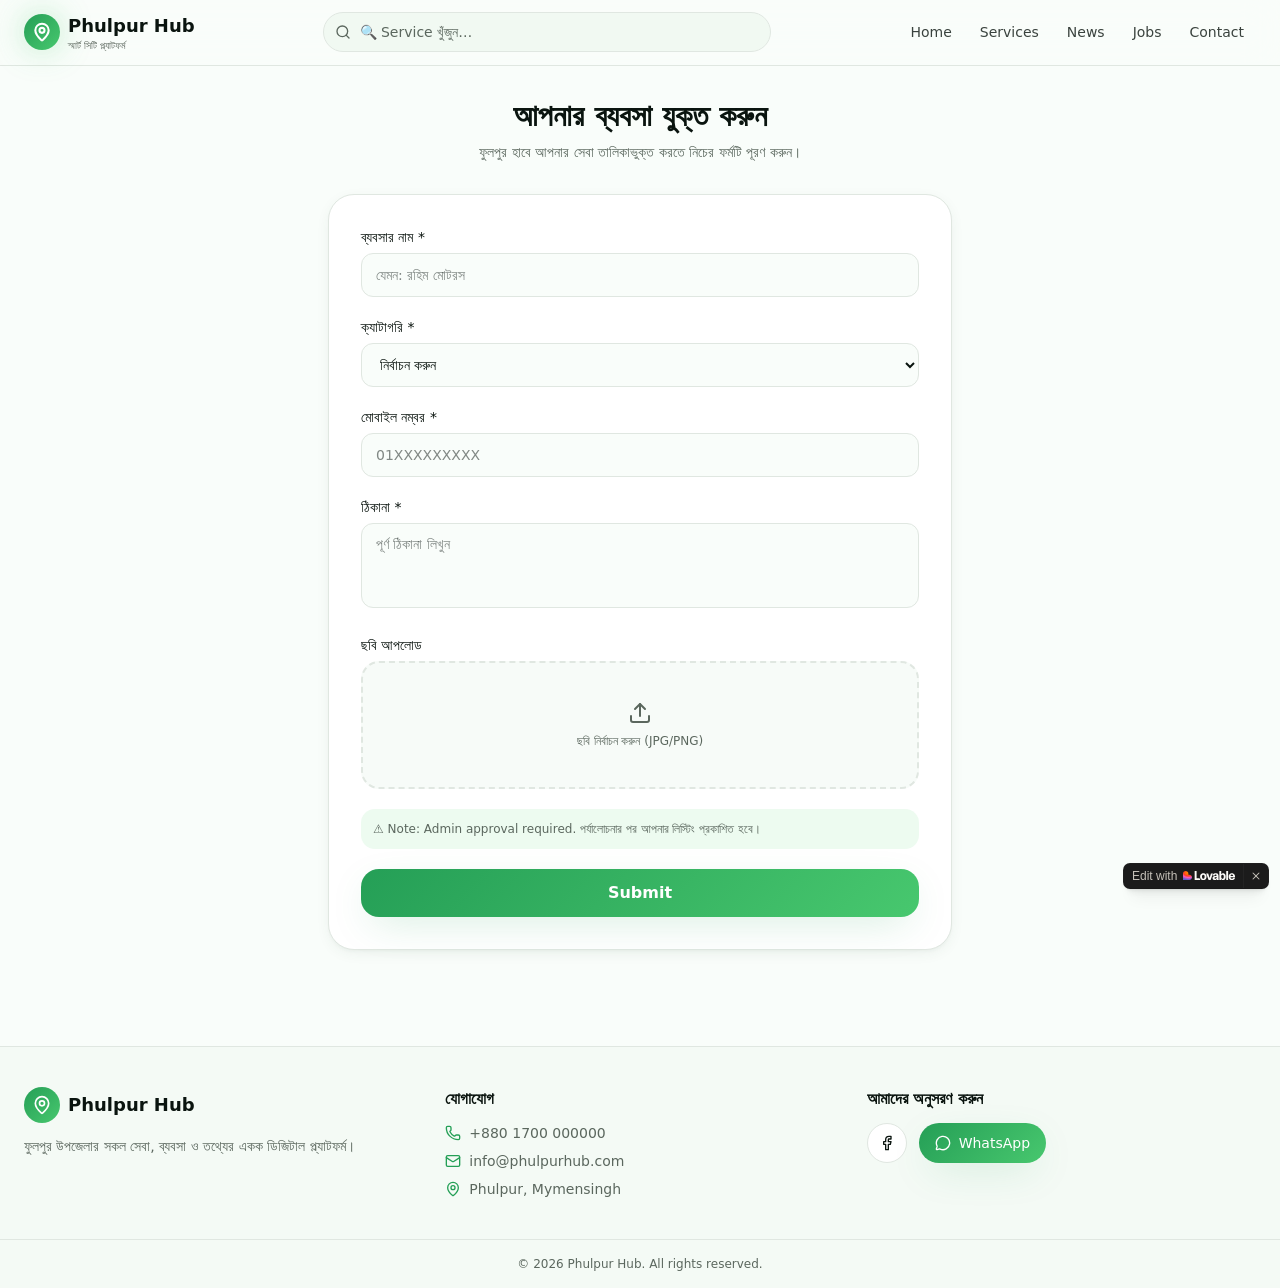
<file: phulpur-connect.lovable.app/add-business.html>
<!DOCTYPE html><html lang="bn">
<!-- Mirrored from phulpur-connect.lovable.app/add-business by HTTrack Website Copier/3.x [XR&CO'2014], Mon, 20 Apr 2026 18:08:11 GMT -->
<!-- Added by HTTrack --><meta http-equiv="content-type" content="text/html;charset=utf-8" /><!-- /Added by HTTrack -->
<head><meta charSet="utf-8"/><meta name="viewport" content="width=device-width, initial-scale=1"/><title>Add Business — Phulpur Hub</title><meta name="author" content="Phulpur Hub"/><meta property="og:title" content="Phulpur Hub — ফুলপুরের ডিজিটাল সেবা প্ল্যাটফর্ম"/><meta property="og:description" content="ফুলপুর উপজেলার সকল সেবা, ব্যবসা, খবর ও চাকরি — এক প্ল্যাটফর্মে।"/><meta property="og:type" content="website"/><meta name="twitter:card" content="summary_large_image"/><meta name="twitter:title" content="Phulpur Hub — ফুলপুরের ডিজিটাল সেবা প্ল্যাটফর্ম"/><meta name="twitter:description" content="ফুলপুর উপজেলার সকল সেবা, ব্যবসা, খবর ও চাকরি — এক প্ল্যাটফর্মে।"/><meta property="og:image" content="../pub-bb2e103a32db4e198524a2e9ed8f35b4.r2.dev/a9438123-4714-4c1e-8fa5-da3c86d44de0/id-preview-c9450d6e--af042bba-7b79-4c94-b575-6cd7e34ca976.lovable.app-1776706655467.png"/><meta name="twitter:image" content="../pub-bb2e103a32db4e198524a2e9ed8f35b4.r2.dev/a9438123-4714-4c1e-8fa5-da3c86d44de0/id-preview-c9450d6e--af042bba-7b79-4c94-b575-6cd7e34ca976.lovable.app-1776706655467.png"/><meta name="description" content="ফুলপুরে আপনার ব্যবসা যুক্ত করুন এবং হাজারো গ্রাহকের কাছে পৌঁছান।"/><link rel="modulepreload" href="assets/index-BZOZY0bm.js"/><link rel="modulepreload" href="assets/add-business-CkYX7kDJ.js"/><link rel="modulepreload" href="assets/CategoryGrid-Bo1aaV4u.js"/><link rel="stylesheet" href="assets/styles-CfCjr2a9.css"/>
<style>
	@font-face {
		font-family: 'CameraPlainVariable';
		src: url('https://cdn.gpteng.co/mcp-widgets/v1/fonts/CameraPlainVariable.woff2') format('woff2');
		font-weight: 100 900;
		font-style: normal;
		font-display: swap;
	}

	#lovable-badge {
		--badge-bg: #1b1b1b;
		--badge-text: #c5c1b9;
		--badge-text-hover: #dcdad5;
		--badge-radius: 6px;
		--badge-padding: 8px;
		--badge-gap: 6px;
		--badge-shadow: 
			0 0 0 1px rgba(0, 0, 0, 0.88),
			0 1px 0 0 rgba(0, 0, 0, 0.04),
			0 2px 2px -1px rgba(0, 0, 0, 0.08),
			0 4px 4px -2px rgba(0, 0, 0, 0.08),
			0 8px 8px -4px rgba(0, 0, 0, 0.08),
			0 16px 16px -8px rgba(0, 0, 0, 0.08);
		--badge-transition-duration: 0.2s;
		--badge-transition-easing: cubic-bezier(0.16, 1, 0.32, 1);
		--focus-color: #575ECF;
		--focus-offset: 2px;
		--focus-width: 2px;
		
		position: fixed;
		bottom: 12px;
		right: 12px;
		height: 24px;
		display: flex;
		align-items: center;
		z-index: 1000000;
		background-color: var(--badge-bg);
		color: var(--badge-text);
		border-radius: var(--badge-radius);
		box-shadow: var(--badge-shadow);
		font-size: 12px;
		font-family: CameraPlainVariable, "CameraPlainVariable Fallback", -apple-system, BlinkMacSystemFont, 'Segoe UI', Roboto, sans-serif;
		font-weight: 400 !important;
		text-transform: none !important;
		font-feature-settings: normal !important;
		transform: translateZ(0);
		will-change: transform, opacity;
	}

	#lovable-badge-cta {
		display: flex;
		align-items: center;
		gap: var(--badge-gap);
		padding: 0 var(--badge-padding);
		height: 100%;
		color: inherit;
		text-decoration: none;
		white-space: nowrap;
		border-radius: var(--badge-radius) 0 0 var(--badge-radius);
		transition: 
			background-color var(--badge-transition-duration) ease,
			color var(--badge-transition-duration) ease,
			transform 0.1s ease;
	}

	#lovable-badge-cta:hover {
		background: rgba(255, 255, 255, 0.04);
		color: var(--badge-text-hover);
	}

	#lovable-badge-cta:active {
		transform: scale(0.98);
	}

	#lovable-badge-cta:focus {
		outline: none;
	}

	#lovable-badge-cta:focus-visible {
		outline: var(--focus-width) solid var(--focus-color);
		outline-offset: var(--focus-offset);
		z-index: 1;
	}

	#lovable-badge-text {
		line-height: 1;
	}

	#lovable-badge-divider {
		width: 1px;
		height: 24px;
		background-color: rgba(255, 255, 255, 0.04);
		flex-shrink: 0;
	}

	#lovable-badge-close {
		width: 24px;
		height: 24px;
		min-width: 24px;
		min-height: 24px;
		cursor: pointer;
		background: none;
		border: none;
		padding: 0;
		display: flex;
		align-items: center;
		justify-content: center;
		border-radius: 0 var(--badge-radius) var(--badge-radius) 0;
		flex-shrink: 0;
		transition: 
			background-color var(--badge-transition-duration) ease,
			transform 0.1s ease;
	}

	#lovable-badge-close:hover {
		background: rgba(255, 255, 255, 0.04);
	}

	#lovable-badge-close:active {
		transform: scale(0.92);
	}

	#lovable-badge-close:focus {
		outline: none;
	}

	#lovable-badge-close:focus-visible {
		outline: var(--focus-width) solid var(--focus-color);
		outline-offset: calc(var(--focus-offset) * -1);
		z-index: 1;
	}

	#lovable-badge-close svg path {
		fill: var(--badge-text);
		transition: fill var(--badge-transition-duration) ease;
	}

	#lovable-badge-close:hover svg path {
		fill: var(--badge-text-hover);
	}

	@media (prefers-reduced-motion: reduce) {
		#lovable-badge-cta,
		#lovable-badge-close,
		#lovable-badge-close svg path {
			transition: none;
		}
		
		#lovable-badge-cta:active,
		#lovable-badge-close:active {
			transform: none;
		}
	}

	@media (prefers-contrast: high) {
		#lovable-badge {
			--badge-bg: #000;
			--badge-text: #fff;
			--badge-text-hover: #fff;
			border: 2px solid currentColor;
		}
		
		#lovable-badge-cta:focus-visible,
		#lovable-badge-close:focus-visible {
			outline-width: 3px;
		}
	}
</style>
<script defer src="_flock.js" data-proxy-url="/~api/analytics"></script></head><body><div class="min-h-screen flex flex-col"><header class="sticky top-0 z-40 w-full border-b border-border bg-background/85 backdrop-blur-lg"><div class="mx-auto flex max-w-7xl items-center gap-3 px-4 py-3 md:px-6"><a href="index.html" class="flex items-center gap-2 shrink-0"><div class="flex h-9 w-9 items-center justify-center rounded-xl gradient-primary shadow-glow"><svg xmlns="http://www.w3.org/2000/svg" width="24" height="24" viewBox="0 0 24 24" fill="none" stroke="currentColor" stroke-width="2.5" stroke-linecap="round" stroke-linejoin="round" class="lucide lucide-map-pin h-5 w-5 text-primary-foreground" aria-hidden="true"><path d="M20 10c0 4.993-5.539 10.193-7.399 11.799a1 1 0 0 1-1.202 0C9.539 20.193 4 14.993 4 10a8 8 0 0 1 16 0"></path><circle cx="12" cy="10" r="3"></circle></svg></div><div class="leading-tight"><div class="font-bold text-base md:text-lg text-foreground">Phulpur Hub</div><div class="text-[10px] text-muted-foreground hidden sm:block">স্মার্ট সিটি প্ল্যাটফর্ম</div></div></a><div class="relative flex-1 max-w-md mx-auto"><svg xmlns="http://www.w3.org/2000/svg" width="24" height="24" viewBox="0 0 24 24" fill="none" stroke="currentColor" stroke-width="2" stroke-linecap="round" stroke-linejoin="round" class="lucide lucide-search absolute left-3 top-1/2 h-4 w-4 -translate-y-1/2 text-muted-foreground" aria-hidden="true"><path d="m21 21-4.34-4.34"></path><circle cx="11" cy="11" r="8"></circle></svg><input type="search" placeholder="🔍 Service খুঁজুন…" class="h-10 w-full rounded-full border border-border bg-secondary/60 pl-9 pr-4 text-sm placeholder:text-muted-foreground focus:bg-card focus:outline-none focus:ring-2 focus:ring-ring transition-smooth"/></div><nav class="hidden md:flex items-center gap-1"><a href="index.html" class="rounded-lg px-3 py-2 text-sm font-medium text-foreground/80 hover:bg-accent hover:text-accent-foreground transition-smooth">Home</a><a href="services.html" class="rounded-lg px-3 py-2 text-sm font-medium text-foreground/80 hover:bg-accent hover:text-accent-foreground transition-smooth">Services</a><a href="news.html" class="rounded-lg px-3 py-2 text-sm font-medium text-foreground/80 hover:bg-accent hover:text-accent-foreground transition-smooth">News</a><a href="jobs.html" class="rounded-lg px-3 py-2 text-sm font-medium text-foreground/80 hover:bg-accent hover:text-accent-foreground transition-smooth">Jobs</a><a href="contact.html" class="rounded-lg px-3 py-2 text-sm font-medium text-foreground/80 hover:bg-accent hover:text-accent-foreground transition-smooth">Contact</a></nav><button class="md:hidden inline-flex h-10 w-10 items-center justify-center rounded-lg hover:bg-accent transition-smooth" aria-label="Menu"><svg xmlns="http://www.w3.org/2000/svg" width="24" height="24" viewBox="0 0 24 24" fill="none" stroke="currentColor" stroke-width="2" stroke-linecap="round" stroke-linejoin="round" class="lucide lucide-menu h-5 w-5" aria-hidden="true"><path d="M4 5h16"></path><path d="M4 12h16"></path><path d="M4 19h16"></path></svg></button></div></header><main class="flex-1"><!--$--><div class="mx-auto max-w-2xl px-4 md:px-6 py-8"><div class="text-center mb-8"><h1 class="text-2xl md:text-3xl font-bold">আপনার ব্যবসা যুক্ত করুন</h1><p class="text-sm text-muted-foreground mt-2">ফুলপুর হাবে আপনার সেবা তালিকাভুক্ত করতে নিচের ফর্মটি পূরণ করুন।</p></div><form class="rounded-3xl bg-card border border-border shadow-card p-6 md:p-8 space-y-5"><label class="block"><span class="text-sm font-medium mb-1.5 block">ব্যবসার নাম *</span><input required="" class="input" placeholder="যেমন: রহিম মোটরস"/></label><label class="block"><span class="text-sm font-medium mb-1.5 block">ক্যাটাগরি *</span><select required="" class="input"><option value="">নির্বাচন করুন</option><option>ডাক্তার</option><option>হাসপাতাল</option><option>বাস সময়সূচি</option><option>ট্রেন সময়সূচি</option><option>দর্শনীয় স্থান</option><option>বাসা ভাড়া</option><option>শপিং</option><option>ফায়ার সার্ভিস</option><option>কুরিয়ার</option><option>থানা-পুলিশ</option><option>ওয়েবসাইট</option><option>বিদ্যুৎ অফিস</option><option>ডায়াগনস্টিক</option><option>রক্ত</option><option>হোটেল</option><option>গাড়ি ভাড়া</option><option>মিস্ত্রি</option><option>জরুরি সেবা</option><option>চাকরি</option><option>উদ্যোগ</option></select></label><label class="block"><span class="text-sm font-medium mb-1.5 block">মোবাইল নম্বর *</span><input required="" type="tel" class="input" placeholder="01XXXXXXXXX"/></label><label class="block"><span class="text-sm font-medium mb-1.5 block">ঠিকানা *</span><textarea required="" rows="3" class="input resize-none" placeholder="পূর্ণ ঠিকানা লিখুন"></textarea></label><label class="block"><span class="text-sm font-medium mb-1.5 block">ছবি আপলোড</span><label class="flex flex-col items-center justify-center gap-2 h-32 rounded-xl border-2 border-dashed border-border bg-secondary/40 cursor-pointer hover:border-primary/40 hover:bg-accent/40 transition-smooth"><svg xmlns="http://www.w3.org/2000/svg" width="24" height="24" viewBox="0 0 24 24" fill="none" stroke="currentColor" stroke-width="2" stroke-linecap="round" stroke-linejoin="round" class="lucide lucide-upload h-6 w-6 text-muted-foreground" aria-hidden="true"><path d="M12 3v12"></path><path d="m17 8-5-5-5 5"></path><path d="M21 15v4a2 2 0 0 1-2 2H5a2 2 0 0 1-2-2v-4"></path></svg><span class="text-xs text-muted-foreground">ছবি নির্বাচন করুন (JPG/PNG)</span><input type="file" accept="image/*" class="hidden"/></label></label><p class="text-xs text-muted-foreground bg-accent/50 rounded-lg p-3">⚠️ Note: Admin approval required. পর্যালোচনার পর আপনার লিস্টিং প্রকাশিত হবে।</p><button type="submit" class="w-full h-12 rounded-xl gradient-primary text-primary-foreground font-semibold shadow-elegant hover:opacity-90 transition-smooth">Submit</button></form><style>.input{height:2.75rem;width:100%;border-radius:0.75rem;border:1px solid var(--border);background:var(--background);padding:0 0.875rem;font-size:0.875rem;outline:none;transition:all .2s}.input:focus{border-color:var(--primary);box-shadow:0 0 0 3px color-mix(in oklab, var(--primary) 20%, transparent)}textarea.input{padding:0.625rem 0.875rem;height:auto}</style></div><!--/$--></main><footer class="mt-16 border-t border-border bg-secondary/40"><div class="mx-auto max-w-7xl px-4 py-10 md:px-6 grid gap-8 md:grid-cols-3"><div><div class="flex items-center gap-2 mb-3"><div class="flex h-9 w-9 items-center justify-center rounded-xl gradient-primary"><svg xmlns="http://www.w3.org/2000/svg" width="24" height="24" viewBox="0 0 24 24" fill="none" stroke="currentColor" stroke-width="2" stroke-linecap="round" stroke-linejoin="round" class="lucide lucide-map-pin h-5 w-5 text-primary-foreground" aria-hidden="true"><path d="M20 10c0 4.993-5.539 10.193-7.399 11.799a1 1 0 0 1-1.202 0C9.539 20.193 4 14.993 4 10a8 8 0 0 1 16 0"></path><circle cx="12" cy="10" r="3"></circle></svg></div><span class="font-bold text-lg">Phulpur Hub</span></div><p class="text-sm text-muted-foreground leading-relaxed">ফুলপুর উপজেলার সকল সেবা, ব্যবসা ও তথ্যের একক ডিজিটাল প্ল্যাটফর্ম।</p></div><div><h4 class="font-semibold mb-3">যোগাযোগ</h4><ul class="space-y-2 text-sm text-muted-foreground"><li class="flex items-center gap-2"><svg xmlns="http://www.w3.org/2000/svg" width="24" height="24" viewBox="0 0 24 24" fill="none" stroke="currentColor" stroke-width="2" stroke-linecap="round" stroke-linejoin="round" class="lucide lucide-phone h-4 w-4 text-primary" aria-hidden="true"><path d="M13.832 16.568a1 1 0 0 0 1.213-.303l.355-.465A2 2 0 0 1 17 15h3a2 2 0 0 1 2 2v3a2 2 0 0 1-2 2A18 18 0 0 1 2 4a2 2 0 0 1 2-2h3a2 2 0 0 1 2 2v3a2 2 0 0 1-.8 1.6l-.468.351a1 1 0 0 0-.292 1.233 14 14 0 0 0 6.392 6.384"></path></svg> +880 1700 000000</li><li class="flex items-center gap-2"><svg xmlns="http://www.w3.org/2000/svg" width="24" height="24" viewBox="0 0 24 24" fill="none" stroke="currentColor" stroke-width="2" stroke-linecap="round" stroke-linejoin="round" class="lucide lucide-mail h-4 w-4 text-primary" aria-hidden="true"><path d="m22 7-8.991 5.727a2 2 0 0 1-2.009 0L2 7"></path><rect x="2" y="4" width="20" height="16" rx="2"></rect></svg> info@phulpurhub.com</li><li class="flex items-center gap-2"><svg xmlns="http://www.w3.org/2000/svg" width="24" height="24" viewBox="0 0 24 24" fill="none" stroke="currentColor" stroke-width="2" stroke-linecap="round" stroke-linejoin="round" class="lucide lucide-map-pin h-4 w-4 text-primary" aria-hidden="true"><path d="M20 10c0 4.993-5.539 10.193-7.399 11.799a1 1 0 0 1-1.202 0C9.539 20.193 4 14.993 4 10a8 8 0 0 1 16 0"></path><circle cx="12" cy="10" r="3"></circle></svg> Phulpur, Mymensingh</li></ul></div><div><h4 class="font-semibold mb-3">আমাদের অনুসরণ করুন</h4><div class="flex items-center gap-3"><a href="#" class="flex h-10 w-10 items-center justify-center rounded-full bg-card border border-border hover:bg-accent transition-smooth" aria-label="Facebook"><svg xmlns="http://www.w3.org/2000/svg" width="24" height="24" viewBox="0 0 24 24" fill="none" stroke="currentColor" stroke-width="2" stroke-linecap="round" stroke-linejoin="round" class="lucide lucide-facebook h-4 w-4" aria-hidden="true"><path d="M18 2h-3a5 5 0 0 0-5 5v3H7v4h3v8h4v-8h3l1-4h-4V7a1 1 0 0 1 1-1h3z"></path></svg></a><a href="https://wa.me/8801700000000" class="flex h-10 px-4 items-center justify-center gap-2 rounded-full gradient-primary text-primary-foreground text-sm font-medium shadow-elegant hover:opacity-90 transition-smooth"><svg xmlns="http://www.w3.org/2000/svg" width="24" height="24" viewBox="0 0 24 24" fill="none" stroke="currentColor" stroke-width="2" stroke-linecap="round" stroke-linejoin="round" class="lucide lucide-message-circle h-4 w-4" aria-hidden="true"><path d="M2.992 16.342a2 2 0 0 1 .094 1.167l-1.065 3.29a1 1 0 0 0 1.236 1.168l3.413-.998a2 2 0 0 1 1.099.092 10 10 0 1 0-4.777-4.719"></path></svg> WhatsApp</a></div></div></div><div class="border-t border-border py-4 text-center text-xs text-muted-foreground">© <!-- -->2026<!-- --> Phulpur Hub. All rights reserved.</div></footer><nav class="md:hidden fixed bottom-0 inset-x-0 z-40 border-t border-border bg-card/95 backdrop-blur-lg shadow-[0_-4px_20px_-8px_rgba(0,0,0,0.1)]"><div class="grid grid-cols-4"><a href="index.html" class="flex flex-col items-center justify-center gap-0.5 py-2.5 text-[11px] text-muted-foreground hover:text-primary transition-smooth"><svg xmlns="http://www.w3.org/2000/svg" width="24" height="24" viewBox="0 0 24 24" fill="none" stroke="currentColor" stroke-width="2.2" stroke-linecap="round" stroke-linejoin="round" class="lucide lucide-house h-5 w-5" aria-hidden="true"><path d="M15 21v-8a1 1 0 0 0-1-1h-4a1 1 0 0 0-1 1v8"></path><path d="M3 10a2 2 0 0 1 .709-1.528l7-6a2 2 0 0 1 2.582 0l7 6A2 2 0 0 1 21 10v9a2 2 0 0 1-2 2H5a2 2 0 0 1-2-2z"></path></svg><span class="font-medium">Home</span></a><a href="contact.html" class="flex flex-col items-center justify-center gap-0.5 py-2.5 text-[11px] text-muted-foreground hover:text-primary transition-smooth"><svg xmlns="http://www.w3.org/2000/svg" width="24" height="24" viewBox="0 0 24 24" fill="none" stroke="currentColor" stroke-width="2.2" stroke-linecap="round" stroke-linejoin="round" class="lucide lucide-phone h-5 w-5" aria-hidden="true"><path d="M13.832 16.568a1 1 0 0 0 1.213-.303l.355-.465A2 2 0 0 1 17 15h3a2 2 0 0 1 2 2v3a2 2 0 0 1-2 2A18 18 0 0 1 2 4a2 2 0 0 1 2-2h3a2 2 0 0 1 2 2v3a2 2 0 0 1-.8 1.6l-.468.351a1 1 0 0 0-.292 1.233 14 14 0 0 0 6.392 6.384"></path></svg><span class="font-medium">Contact</span></a><a href="news.html" class="flex flex-col items-center justify-center gap-0.5 py-2.5 text-[11px] text-muted-foreground hover:text-primary transition-smooth"><svg xmlns="http://www.w3.org/2000/svg" width="24" height="24" viewBox="0 0 24 24" fill="none" stroke="currentColor" stroke-width="2.2" stroke-linecap="round" stroke-linejoin="round" class="lucide lucide-bell h-5 w-5" aria-hidden="true"><path d="M10.268 21a2 2 0 0 0 3.464 0"></path><path d="M3.262 15.326A1 1 0 0 0 4 17h16a1 1 0 0 0 .74-1.673C19.41 13.956 18 12.499 18 8A6 6 0 0 0 6 8c0 4.499-1.411 5.956-2.738 7.326"></path></svg><span class="font-medium">Notice</span></a><a class="flex flex-col items-center justify-center gap-0.5 py-2.5 text-[11px] text-muted-foreground hover:text-primary transition-smooth text-primary" href="add-business.html" data-status="active" aria-current="page"><svg xmlns="http://www.w3.org/2000/svg" width="24" height="24" viewBox="0 0 24 24" fill="none" stroke="currentColor" stroke-width="2.2" stroke-linecap="round" stroke-linejoin="round" class="lucide lucide-user h-5 w-5" aria-hidden="true"><path d="M19 21v-2a4 4 0 0 0-4-4H9a4 4 0 0 0-4 4v2"></path><circle cx="12" cy="7" r="4"></circle></svg><span class="font-medium">Profile</span></a></div></nav></div><script class="$tsr" id="$tsr-stream-barrier">(self.$R=self.$R||{})["tsr"]=[];self.$_TSR={h(){this.hydrated=!0,this.c()},e(){this.streamEnded=!0,this.c()},c(){this.hydrated&&this.streamEnded&&(delete self.$_TSR,delete self.$R.tsr)},p(e){this.initialized?e():this.buffer.push(e)},buffer:[]};$_TSR.router=($R=>$R[0]={manifest:$R[1]={routes:$R[2]={__root__:$R[3]={preloads:$R[4]=["/assets/index-BZOZY0bm.js"],assets:$R[5]=[$R[6]={tag:"script",attrs:$R[7]={type:"module",async:!0},children:"import(\"/assets/index-BZOZY0bm.js\")"}]},"/add-business":$R[8]={preloads:$R[9]=["/assets/add-business-CkYX7kDJ.js","/assets/CategoryGrid-Bo1aaV4u.js"]}}},matches:$R[10]=[$R[11]={i:"__root__ ",u:1776708476053,s:"success",ssr:!0},$R[12]={i:" add-business add-business",u:1776708476053,s:"success",ssr:!0}],lastMatchId:" add-business add-business"})($R["tsr"]);$_TSR.e();document.currentScript.remove()</script><script type="module" async="">import("assets/index-BZOZY0bm.js")</script>
<aside 
	id="lovable-badge" 
	role="complementary"
	dir="ltr"
	lang="en"
	aria-label="Edit with Lovable">
	<a 
		id="lovable-badge-cta" 
		target="_blank" 
		href="https://lovable.dev/projects/af042bba-7b79-4c94-b575-6cd7e34ca976?utm_source=lovable-badge"
		rel="noopener"
		aria-label="Edit with Lovable">
		<span id="lovable-badge-text">Edit with</span>
		<svg xmlns="http://www.w3.org/2000/svg" width="52" height="16" fill="none" viewBox="0 0 52 16">
  <path fill="#FCFBF8" fill-rule="evenodd" d="M20.318 5.25c.643 0 1.206.14 1.69.418a2.81 2.81 0 0 1 1.118 1.191c.266.513.4 1.115.4 1.807s-.134 1.296-.4 1.812a2.81 2.81 0 0 1-1.118 1.193c-.484.278-1.047.418-1.69.418s-1.208-.14-1.695-.418a2.85 2.85 0 0 1-1.125-1.193c-.262-.516-.393-1.12-.393-1.812s.131-1.294.393-1.807a2.848 2.848 0 0 1 1.125-1.191c.487-.279 1.052-.418 1.695-.418Zm0 1.425c-.27 0-.504.076-.7.228-.193.147-.34.37-.443.67-.102.295-.153.66-.153 1.093 0 .435.05.801.153 1.1.102.3.25.524.443.676.196.147.43.22.7.22.27 0 .502-.073.694-.22.193-.152.341-.375.443-.67.103-.299.153-.667.153-1.106 0-.65-.112-1.145-.337-1.481a1.08 1.08 0 0 0-.953-.51ZM32.7 5.25c.61 0 1.127.1 1.549.3.422.197.74.48.953.849.217.368.325.809.325 1.32v2.704c0 .29.02.562.062.812.044.245.108.4.19.466V12h-1.935a5.895 5.895 0 0 1-.105-.684 7.745 7.745 0 0 1-.02-.228 2.293 2.293 0 0 1-.151.203c-.205.242-.47.437-.793.584-.32.143-.685.215-1.094.215-.406 0-.77-.08-1.094-.24a1.845 1.845 0 0 1-.756-.682 1.984 1.984 0 0 1-.27-1.045c0-.606.178-1.069.535-1.388.356-.324.87-.534 1.542-.633l1.125-.16c.225-.032.403-.074.534-.123a.622.622 0 0 0 .288-.196.549.549 0 0 0 .093-.327.65.65 0 0 0-.11-.367.702.702 0 0 0-.32-.27c-.14-.07-.31-.105-.51-.105-.32 0-.576.083-.768.251-.193.164-.298.39-.314.676h-1.923c.016-.434.147-.82.393-1.155.25-.34.596-.604 1.039-.792.442-.189.954-.283 1.535-.283Zm.99 3.498a.98.98 0 0 1-.215.14 2.49 2.49 0 0 1-.584.178l-.473.092c-.315.061-.553.156-.713.283-.155.127-.233.305-.233.534 0 .23.084.412.252.547.168.135.383.203.645.203s.494-.058.694-.173c.201-.118.355-.282.461-.49.11-.21.166-.448.166-.714v-.6Zm4.526-2.375c.065-.125.138-.243.221-.349.197-.25.437-.44.719-.571.282-.135.6-.203.952-.203.528 0 .988.138 1.377.412.389.275.688.67.896 1.186.21.512.314 1.12.314 1.824 0 .7-.107 1.309-.32 1.825-.213.512-.518.906-.915 1.18-.393.275-.854.412-1.383.412-.352 0-.667-.062-.946-.184a1.832 1.832 0 0 1-.7-.554 2.2 2.2 0 0 1-.234-.383V12h-1.843V3h1.862v3.373Zm1.284.296c-.274 0-.51.085-.707.253-.192.163-.338.397-.436.7a3.376 3.376 0 0 0-.148 1.05c0 .406.05.759.148 1.058.098.299.243.53.436.694.197.164.433.246.707.246.279 0 .512-.082.7-.246.193-.164.336-.395.43-.694.099-.3.148-.652.148-1.058 0-.405-.05-.757-.147-1.056-.095-.299-.238-.53-.43-.694a1.015 1.015 0 0 0-.7-.253Zm9.416-1.419c.602 0 1.136.131 1.604.393.466.262.829.643 1.086 1.143.263.5.394 1.097.394 1.794 0 .25-.002.449-.006.596H47.51c.018.288.071.538.164.75a1.3 1.3 0 0 0 .491.596c.214.13.465.196.757.196.319 0 .583-.082.792-.246.209-.167.34-.403.393-.706h1.862a2.48 2.48 0 0 1-.485 1.235 2.54 2.54 0 0 1-1.051.805c-.439.188-.949.283-1.53.283-.655 0-1.225-.125-1.708-.375a2.672 2.672 0 0 1-1.13-1.143c-.267-.508-.4-1.137-.4-1.887 0-.712.14-1.327.418-1.843a2.86 2.86 0 0 1 1.155-1.186c.491-.27 1.051-.405 1.678-.405Zm-.044 1.345c-.274 0-.516.068-.725.203a1.29 1.29 0 0 0-.479.59 2.045 2.045 0 0 0-.132.498h2.562a1.873 1.873 0 0 0-.138-.602 1.061 1.061 0 0 0-.418-.516 1.243 1.243 0 0 0-.67-.173Z" clip-rule="evenodd"/>
  <path fill="#FCFBF8" d="m26.605 9.995 1.342-4.566h1.924L27.628 12h-2.07l-2.33-6.57h1.98l1.397 4.565Zm-13.013.143h2.256c1.632 0 1.421 1.837 1.418 1.861h-5.603V3h1.93v7.138Zm31.516 1.861h-1.862V3h1.862v8.999Z"/>
  <path fill="url(#a)" fill-rule="evenodd" d="M2.7 3c1.492 0 2.7 1.192 2.7 2.663v1.012h.9c1.49 0 2.7 1.192 2.7 2.662S7.791 12 6.3 12H0V5.663C0 4.193 1.209 3 2.7 3Z" clip-rule="evenodd"/>
  <defs>
    <radialGradient id="a" cx="0" cy="0" r="1" gradientTransform="matrix(-1.54236 7.07838 -10.231 -2.15602 4.627 5.022)" gradientUnits="userSpaceOnUse">
      <stop offset=".106" stop-color="#FE7B02"/>
      <stop offset=".394" stop-color="#FE3F21"/>
      <stop offset=".608" stop-color="#F858BC"/>
      <stop offset=".929" stop-color="#575ECF"/>
    </radialGradient>
  </defs>
</svg>


	</a>
	
	<span id="lovable-badge-divider" aria-hidden="true"></span>
	
	<button 
		id="lovable-badge-close"
		aria-label="Dismiss"
		title="Dismiss"
		type="button">
		<svg xmlns="http://www.w3.org/2000/svg" width="16" height="16" fill="none" viewBox="0 0 16 16" aria-hidden="true">
			<path d="M10.646 4.646a.5.5 0 1 1 .707.708L8.707 8l2.646 2.646a.5.5 0 1 1-.707.707L8 8.707l-2.646 2.646a.5.5 0 1 1-.708-.707L7.293 8 4.646 5.354a.5.5 0 1 1 .708-.708L8 7.293l2.646-2.647Z"/>
		</svg>
	</button>
</aside>
<script>
	// Don't show the lovable-badge if the page is in an iframe or if it's being rendered by puppeteer (screenshot service)
	if (window.self !== window.top || navigator.userAgent.includes('puppeteer')) {
		// the page is in an iframe
		var badge = document.getElementById('lovable-badge');
		if (badge) {
			badge.style.display = 'none';
		}
	}

	// Add click event listener to close button with animation
	var closeButton = document.getElementById('lovable-badge-close');
	if (closeButton) {
		closeButton.addEventListener('click', function(event) {
			event.preventDefault();
			event.stopPropagation();
			var badge = document.getElementById('lovable-badge');
			if (badge) {
				badge.classList.add('closing');
				setTimeout(function() {
					if (badge) {
						badge.style.display = 'none';
					}
				}, 240);
			}
		});
	}
</script>
</body>
<!-- Mirrored from phulpur-connect.lovable.app/add-business by HTTrack Website Copier/3.x [XR&CO'2014], Mon, 20 Apr 2026 18:08:13 GMT -->
</html>
</file>
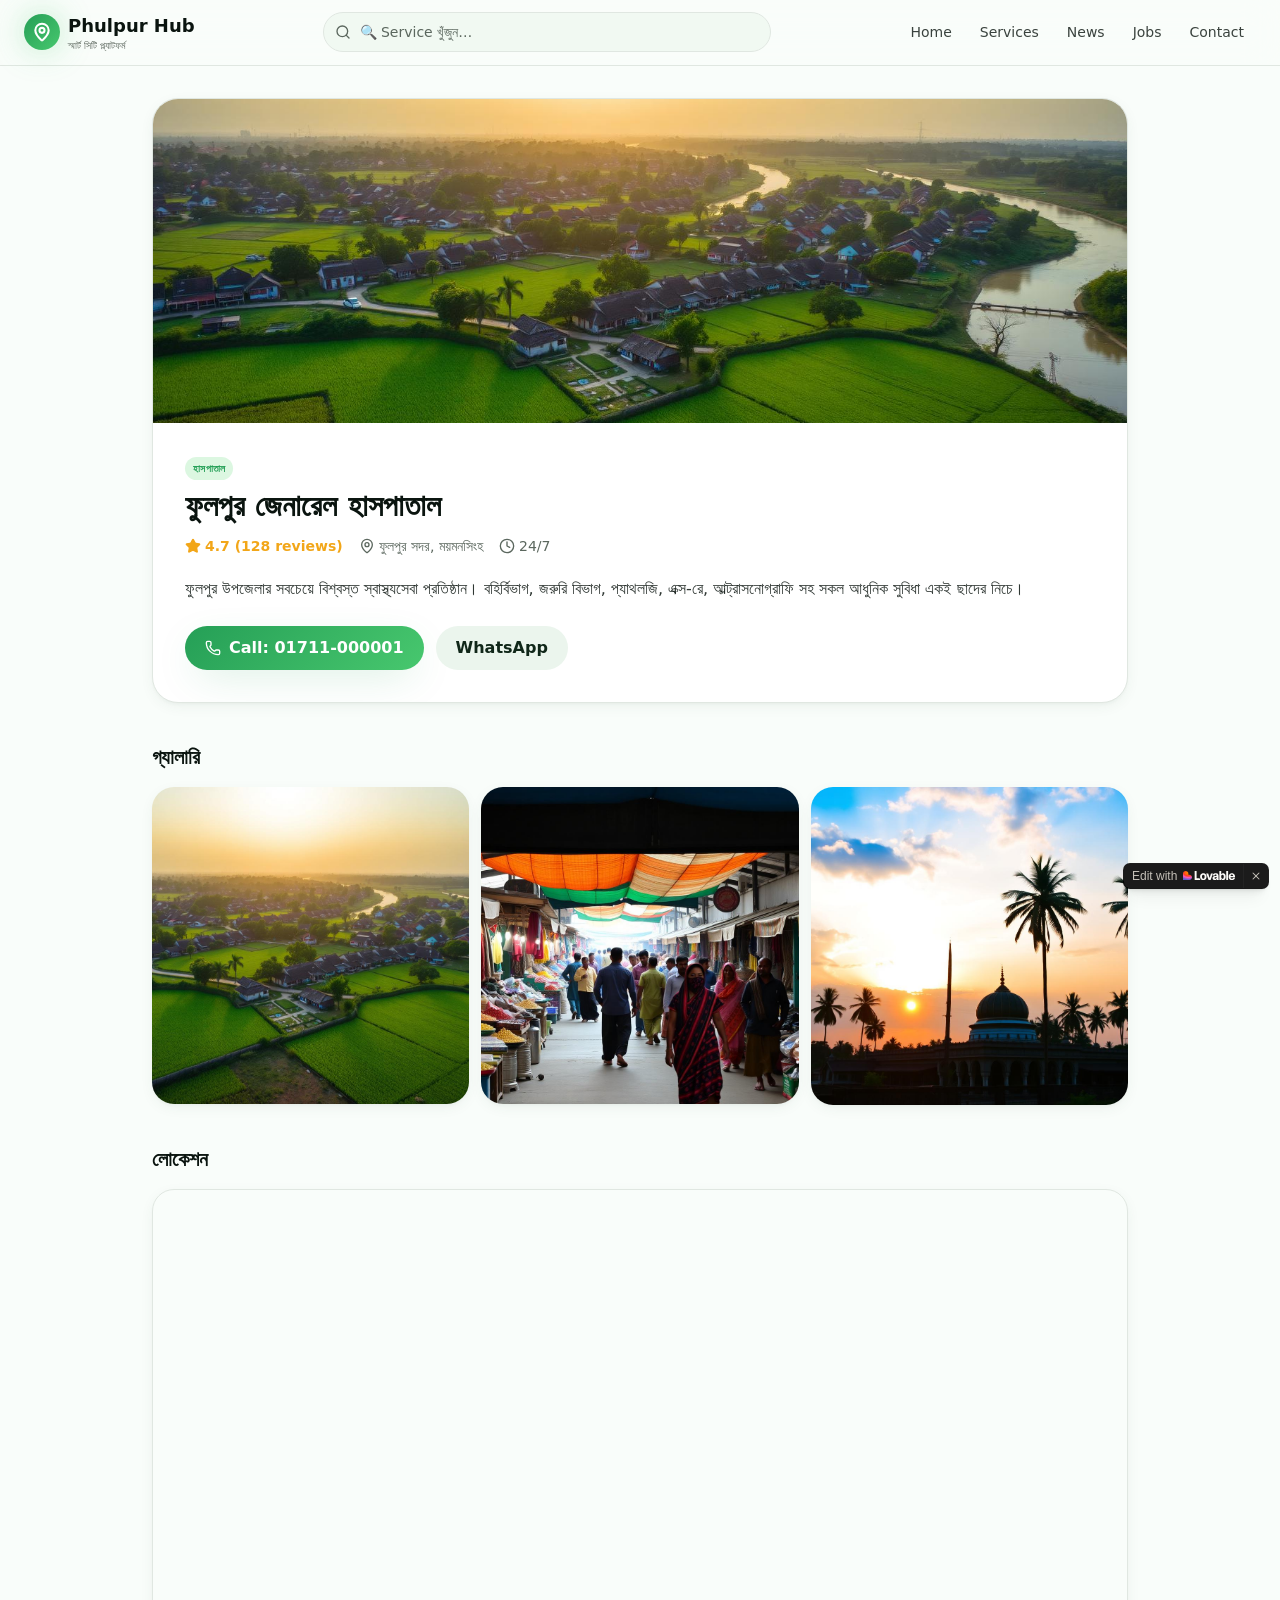
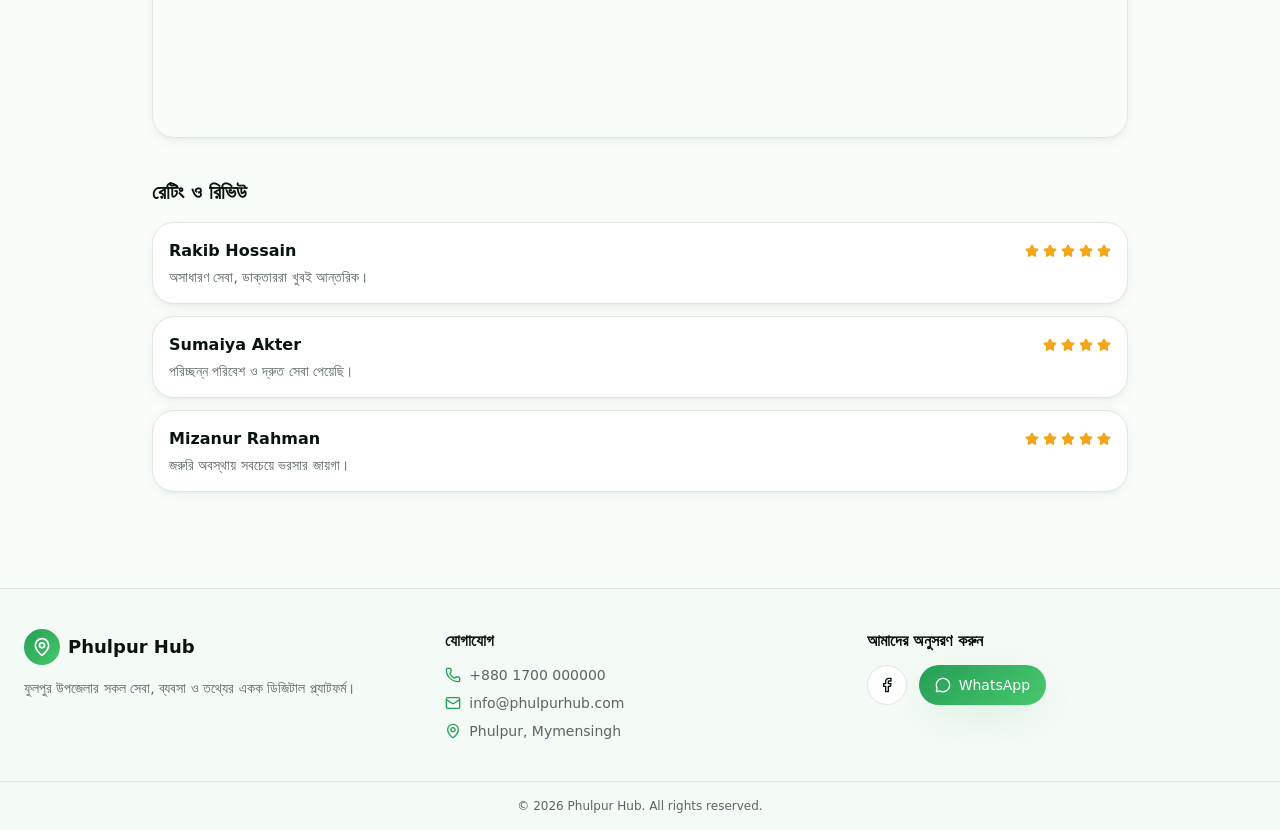
<file: phulpur-connect.lovable.app/business.html>
<!DOCTYPE html><html lang="bn">
<!-- Mirrored from phulpur-connect.lovable.app/business by HTTrack Website Copier/3.x [XR&CO'2014], Mon, 20 Apr 2026 18:08:13 GMT -->
<!-- Added by HTTrack --><meta http-equiv="content-type" content="text/html;charset=utf-8" /><!-- /Added by HTTrack -->
<head><meta charSet="utf-8"/><meta name="viewport" content="width=device-width, initial-scale=1"/><link rel="preload" as="image" href="assets/hero-phulpur-CtcTKnUK.jpg"/><title>ফুলপুর জেনারেল হাসপাতাল — Phulpur Hub</title><meta name="author" content="Phulpur Hub"/><meta property="og:title" content="Phulpur Hub — ফুলপুরের ডিজিটাল সেবা প্ল্যাটফর্ম"/><meta property="og:description" content="ফুলপুর উপজেলার সকল সেবা, ব্যবসা, খবর ও চাকরি — এক প্ল্যাটফর্মে।"/><meta property="og:type" content="website"/><meta name="twitter:card" content="summary_large_image"/><meta name="twitter:title" content="Phulpur Hub — ফুলপুরের ডিজিটাল সেবা প্ল্যাটফর্ম"/><meta name="twitter:description" content="ফুলপুর উপজেলার সকল সেবা, ব্যবসা, খবর ও চাকরি — এক প্ল্যাটফর্মে।"/><meta property="og:image" content="../pub-bb2e103a32db4e198524a2e9ed8f35b4.r2.dev/a9438123-4714-4c1e-8fa5-da3c86d44de0/id-preview-c9450d6e--af042bba-7b79-4c94-b575-6cd7e34ca976.lovable.app-1776706655467.png"/><meta name="twitter:image" content="../pub-bb2e103a32db4e198524a2e9ed8f35b4.r2.dev/a9438123-4714-4c1e-8fa5-da3c86d44de0/id-preview-c9450d6e--af042bba-7b79-4c94-b575-6cd7e34ca976.lovable.app-1776706655467.png"/><meta name="description" content="২৪/৭ জরুরি সেবা ও বহির্বিভাগ চিকিৎসা সহ সকল তথ্য।"/><link rel="modulepreload" href="assets/index-BZOZY0bm.js"/><link rel="modulepreload" href="assets/business-BYv9w-h4.js"/><link rel="modulepreload" href="assets/hero-mosque-IWczzbrU.js"/><link rel="modulepreload" href="assets/star-Bf00vFev.js"/><link rel="stylesheet" href="assets/styles-CfCjr2a9.css"/>
<style>
	@font-face {
		font-family: 'CameraPlainVariable';
		src: url('https://cdn.gpteng.co/mcp-widgets/v1/fonts/CameraPlainVariable.woff2') format('woff2');
		font-weight: 100 900;
		font-style: normal;
		font-display: swap;
	}

	#lovable-badge {
		--badge-bg: #1b1b1b;
		--badge-text: #c5c1b9;
		--badge-text-hover: #dcdad5;
		--badge-radius: 6px;
		--badge-padding: 8px;
		--badge-gap: 6px;
		--badge-shadow: 
			0 0 0 1px rgba(0, 0, 0, 0.88),
			0 1px 0 0 rgba(0, 0, 0, 0.04),
			0 2px 2px -1px rgba(0, 0, 0, 0.08),
			0 4px 4px -2px rgba(0, 0, 0, 0.08),
			0 8px 8px -4px rgba(0, 0, 0, 0.08),
			0 16px 16px -8px rgba(0, 0, 0, 0.08);
		--badge-transition-duration: 0.2s;
		--badge-transition-easing: cubic-bezier(0.16, 1, 0.32, 1);
		--focus-color: #575ECF;
		--focus-offset: 2px;
		--focus-width: 2px;
		
		position: fixed;
		bottom: 12px;
		right: 12px;
		height: 24px;
		display: flex;
		align-items: center;
		z-index: 1000000;
		background-color: var(--badge-bg);
		color: var(--badge-text);
		border-radius: var(--badge-radius);
		box-shadow: var(--badge-shadow);
		font-size: 12px;
		font-family: CameraPlainVariable, "CameraPlainVariable Fallback", -apple-system, BlinkMacSystemFont, 'Segoe UI', Roboto, sans-serif;
		font-weight: 400 !important;
		text-transform: none !important;
		font-feature-settings: normal !important;
		transform: translateZ(0);
		will-change: transform, opacity;
	}

	#lovable-badge-cta {
		display: flex;
		align-items: center;
		gap: var(--badge-gap);
		padding: 0 var(--badge-padding);
		height: 100%;
		color: inherit;
		text-decoration: none;
		white-space: nowrap;
		border-radius: var(--badge-radius) 0 0 var(--badge-radius);
		transition: 
			background-color var(--badge-transition-duration) ease,
			color var(--badge-transition-duration) ease,
			transform 0.1s ease;
	}

	#lovable-badge-cta:hover {
		background: rgba(255, 255, 255, 0.04);
		color: var(--badge-text-hover);
	}

	#lovable-badge-cta:active {
		transform: scale(0.98);
	}

	#lovable-badge-cta:focus {
		outline: none;
	}

	#lovable-badge-cta:focus-visible {
		outline: var(--focus-width) solid var(--focus-color);
		outline-offset: var(--focus-offset);
		z-index: 1;
	}

	#lovable-badge-text {
		line-height: 1;
	}

	#lovable-badge-divider {
		width: 1px;
		height: 24px;
		background-color: rgba(255, 255, 255, 0.04);
		flex-shrink: 0;
	}

	#lovable-badge-close {
		width: 24px;
		height: 24px;
		min-width: 24px;
		min-height: 24px;
		cursor: pointer;
		background: none;
		border: none;
		padding: 0;
		display: flex;
		align-items: center;
		justify-content: center;
		border-radius: 0 var(--badge-radius) var(--badge-radius) 0;
		flex-shrink: 0;
		transition: 
			background-color var(--badge-transition-duration) ease,
			transform 0.1s ease;
	}

	#lovable-badge-close:hover {
		background: rgba(255, 255, 255, 0.04);
	}

	#lovable-badge-close:active {
		transform: scale(0.92);
	}

	#lovable-badge-close:focus {
		outline: none;
	}

	#lovable-badge-close:focus-visible {
		outline: var(--focus-width) solid var(--focus-color);
		outline-offset: calc(var(--focus-offset) * -1);
		z-index: 1;
	}

	#lovable-badge-close svg path {
		fill: var(--badge-text);
		transition: fill var(--badge-transition-duration) ease;
	}

	#lovable-badge-close:hover svg path {
		fill: var(--badge-text-hover);
	}

	@media (prefers-reduced-motion: reduce) {
		#lovable-badge-cta,
		#lovable-badge-close,
		#lovable-badge-close svg path {
			transition: none;
		}
		
		#lovable-badge-cta:active,
		#lovable-badge-close:active {
			transform: none;
		}
	}

	@media (prefers-contrast: high) {
		#lovable-badge {
			--badge-bg: #000;
			--badge-text: #fff;
			--badge-text-hover: #fff;
			border: 2px solid currentColor;
		}
		
		#lovable-badge-cta:focus-visible,
		#lovable-badge-close:focus-visible {
			outline-width: 3px;
		}
	}
</style>
<script defer src="_flock.js" data-proxy-url="/~api/analytics"></script></head><body><div class="min-h-screen flex flex-col"><header class="sticky top-0 z-40 w-full border-b border-border bg-background/85 backdrop-blur-lg"><div class="mx-auto flex max-w-7xl items-center gap-3 px-4 py-3 md:px-6"><a href="index.html" class="flex items-center gap-2 shrink-0"><div class="flex h-9 w-9 items-center justify-center rounded-xl gradient-primary shadow-glow"><svg xmlns="http://www.w3.org/2000/svg" width="24" height="24" viewBox="0 0 24 24" fill="none" stroke="currentColor" stroke-width="2.5" stroke-linecap="round" stroke-linejoin="round" class="lucide lucide-map-pin h-5 w-5 text-primary-foreground" aria-hidden="true"><path d="M20 10c0 4.993-5.539 10.193-7.399 11.799a1 1 0 0 1-1.202 0C9.539 20.193 4 14.993 4 10a8 8 0 0 1 16 0"></path><circle cx="12" cy="10" r="3"></circle></svg></div><div class="leading-tight"><div class="font-bold text-base md:text-lg text-foreground">Phulpur Hub</div><div class="text-[10px] text-muted-foreground hidden sm:block">স্মার্ট সিটি প্ল্যাটফর্ম</div></div></a><div class="relative flex-1 max-w-md mx-auto"><svg xmlns="http://www.w3.org/2000/svg" width="24" height="24" viewBox="0 0 24 24" fill="none" stroke="currentColor" stroke-width="2" stroke-linecap="round" stroke-linejoin="round" class="lucide lucide-search absolute left-3 top-1/2 h-4 w-4 -translate-y-1/2 text-muted-foreground" aria-hidden="true"><path d="m21 21-4.34-4.34"></path><circle cx="11" cy="11" r="8"></circle></svg><input type="search" placeholder="🔍 Service খুঁজুন…" class="h-10 w-full rounded-full border border-border bg-secondary/60 pl-9 pr-4 text-sm placeholder:text-muted-foreground focus:bg-card focus:outline-none focus:ring-2 focus:ring-ring transition-smooth"/></div><nav class="hidden md:flex items-center gap-1"><a href="index.html" class="rounded-lg px-3 py-2 text-sm font-medium text-foreground/80 hover:bg-accent hover:text-accent-foreground transition-smooth">Home</a><a href="services.html" class="rounded-lg px-3 py-2 text-sm font-medium text-foreground/80 hover:bg-accent hover:text-accent-foreground transition-smooth">Services</a><a href="news.html" class="rounded-lg px-3 py-2 text-sm font-medium text-foreground/80 hover:bg-accent hover:text-accent-foreground transition-smooth">News</a><a href="jobs.html" class="rounded-lg px-3 py-2 text-sm font-medium text-foreground/80 hover:bg-accent hover:text-accent-foreground transition-smooth">Jobs</a><a href="contact.html" class="rounded-lg px-3 py-2 text-sm font-medium text-foreground/80 hover:bg-accent hover:text-accent-foreground transition-smooth">Contact</a></nav><button class="md:hidden inline-flex h-10 w-10 items-center justify-center rounded-lg hover:bg-accent transition-smooth" aria-label="Menu"><svg xmlns="http://www.w3.org/2000/svg" width="24" height="24" viewBox="0 0 24 24" fill="none" stroke="currentColor" stroke-width="2" stroke-linecap="round" stroke-linejoin="round" class="lucide lucide-menu h-5 w-5" aria-hidden="true"><path d="M4 5h16"></path><path d="M4 12h16"></path><path d="M4 19h16"></path></svg></button></div></header><main class="flex-1"><!--$--><div class="mx-auto max-w-5xl px-4 md:px-6 py-8"><div class="rounded-3xl bg-card border border-border shadow-card overflow-hidden"><img src="assets/hero-phulpur-CtcTKnUK.jpg" alt="cover" width="1600" height="600" class="w-full aspect-[3/1] object-cover" loading="eager"/><div class="p-6 md:p-8"><span class="inline-block text-[10px] font-semibold uppercase tracking-wide text-primary bg-accent px-2 py-1 rounded-full">হাসপাতাল</span><h1 class="text-2xl md:text-3xl font-bold mt-2">ফুলপুর জেনারেল হাসপাতাল</h1><div class="flex flex-wrap items-center gap-4 mt-3 text-sm text-muted-foreground"><span class="flex items-center gap-1 text-warning font-semibold"><svg xmlns="http://www.w3.org/2000/svg" width="24" height="24" viewBox="0 0 24 24" fill="none" stroke="currentColor" stroke-width="2" stroke-linecap="round" stroke-linejoin="round" class="lucide lucide-star h-4 w-4 fill-current" aria-hidden="true"><path d="M11.525 2.295a.53.53 0 0 1 .95 0l2.31 4.679a2.123 2.123 0 0 0 1.595 1.16l5.166.756a.53.53 0 0 1 .294.904l-3.736 3.638a2.123 2.123 0 0 0-.611 1.878l.882 5.14a.53.53 0 0 1-.771.56l-4.618-2.428a2.122 2.122 0 0 0-1.973 0L6.396 21.01a.53.53 0 0 1-.77-.56l.881-5.139a2.122 2.122 0 0 0-.611-1.879L2.16 9.795a.53.53 0 0 1 .294-.906l5.165-.755a2.122 2.122 0 0 0 1.597-1.16z"></path></svg> 4.7 (128 reviews)</span><span class="flex items-center gap-1"><svg xmlns="http://www.w3.org/2000/svg" width="24" height="24" viewBox="0 0 24 24" fill="none" stroke="currentColor" stroke-width="2" stroke-linecap="round" stroke-linejoin="round" class="lucide lucide-map-pin h-4 w-4" aria-hidden="true"><path d="M20 10c0 4.993-5.539 10.193-7.399 11.799a1 1 0 0 1-1.202 0C9.539 20.193 4 14.993 4 10a8 8 0 0 1 16 0"></path><circle cx="12" cy="10" r="3"></circle></svg> ফুলপুর সদর, ময়মনসিংহ</span><span class="flex items-center gap-1"><svg xmlns="http://www.w3.org/2000/svg" width="24" height="24" viewBox="0 0 24 24" fill="none" stroke="currentColor" stroke-width="2" stroke-linecap="round" stroke-linejoin="round" class="lucide lucide-clock h-4 w-4" aria-hidden="true"><circle cx="12" cy="12" r="10"></circle><path d="M12 6v6l4 2"></path></svg> 24/7</span></div><p class="mt-5 text-foreground/85 leading-relaxed">ফুলপুর উপজেলার সবচেয়ে বিশ্বস্ত স্বাস্থ্যসেবা প্রতিষ্ঠান। বহির্বিভাগ, জরুরি বিভাগ, প্যাথলজি, এক্স-রে, আল্ট্রাসনোগ্রাফি সহ সকল আধুনিক সুবিধা একই ছাদের নিচে।</p><div class="mt-6 flex flex-wrap gap-3"><a href="tel:01711000001" class="inline-flex items-center gap-2 h-11 px-5 rounded-full gradient-primary text-primary-foreground font-semibold shadow-elegant hover:opacity-90 transition-smooth"><svg xmlns="http://www.w3.org/2000/svg" width="24" height="24" viewBox="0 0 24 24" fill="none" stroke="currentColor" stroke-width="2" stroke-linecap="round" stroke-linejoin="round" class="lucide lucide-phone h-4 w-4" aria-hidden="true"><path d="M13.832 16.568a1 1 0 0 0 1.213-.303l.355-.465A2 2 0 0 1 17 15h3a2 2 0 0 1 2 2v3a2 2 0 0 1-2 2A18 18 0 0 1 2 4a2 2 0 0 1 2-2h3a2 2 0 0 1 2 2v3a2 2 0 0 1-.8 1.6l-.468.351a1 1 0 0 0-.292 1.233 14 14 0 0 0 6.392 6.384"></path></svg> Call: 01711-000001</a><a href="https://wa.me/8801711000001" class="inline-flex items-center gap-2 h-11 px-5 rounded-full bg-secondary text-secondary-foreground font-semibold hover:bg-accent transition-smooth">WhatsApp</a></div></div></div><h2 class="text-xl font-bold mt-10 mb-4">গ্যালারি</h2><div class="grid grid-cols-3 gap-3"><img src="assets/hero-phulpur-CtcTKnUK.jpg" alt="gallery 0" loading="lazy" class="w-full aspect-square object-cover rounded-2xl shadow-card hover:scale-[1.02] transition-smooth"/><img src="assets/hero-bazaar-CoP7fegR.jpg" alt="gallery 1" loading="lazy" class="w-full aspect-square object-cover rounded-2xl shadow-card hover:scale-[1.02] transition-smooth"/><img src="assets/hero-mosque-BXhB9nfA.jpg" alt="gallery 2" loading="lazy" class="w-full aspect-square object-cover rounded-2xl shadow-card hover:scale-[1.02] transition-smooth"/></div><h2 class="text-xl font-bold mt-10 mb-4">লোকেশন</h2><div class="rounded-2xl overflow-hidden border border-border shadow-card aspect-[16/9]"><iframe title="map" class="w-full h-full border-0" loading="lazy" src="https://www.google.com/maps?q=Phulpur,Mymensingh&amp;output=embed"></iframe></div><h2 class="text-xl font-bold mt-10 mb-4">রেটিং ও রিভিউ</h2><div class="space-y-3"><div class="rounded-2xl bg-card border border-border p-4 shadow-card"><div class="flex items-center justify-between mb-1"><span class="font-semibold">Rakib Hossain</span><span class="flex items-center gap-1 text-warning text-sm font-semibold"><svg xmlns="http://www.w3.org/2000/svg" width="24" height="24" viewBox="0 0 24 24" fill="none" stroke="currentColor" stroke-width="2" stroke-linecap="round" stroke-linejoin="round" class="lucide lucide-star h-3.5 w-3.5 fill-current" aria-hidden="true"><path d="M11.525 2.295a.53.53 0 0 1 .95 0l2.31 4.679a2.123 2.123 0 0 0 1.595 1.16l5.166.756a.53.53 0 0 1 .294.904l-3.736 3.638a2.123 2.123 0 0 0-.611 1.878l.882 5.14a.53.53 0 0 1-.771.56l-4.618-2.428a2.122 2.122 0 0 0-1.973 0L6.396 21.01a.53.53 0 0 1-.77-.56l.881-5.139a2.122 2.122 0 0 0-.611-1.879L2.16 9.795a.53.53 0 0 1 .294-.906l5.165-.755a2.122 2.122 0 0 0 1.597-1.16z"></path></svg><svg xmlns="http://www.w3.org/2000/svg" width="24" height="24" viewBox="0 0 24 24" fill="none" stroke="currentColor" stroke-width="2" stroke-linecap="round" stroke-linejoin="round" class="lucide lucide-star h-3.5 w-3.5 fill-current" aria-hidden="true"><path d="M11.525 2.295a.53.53 0 0 1 .95 0l2.31 4.679a2.123 2.123 0 0 0 1.595 1.16l5.166.756a.53.53 0 0 1 .294.904l-3.736 3.638a2.123 2.123 0 0 0-.611 1.878l.882 5.14a.53.53 0 0 1-.771.56l-4.618-2.428a2.122 2.122 0 0 0-1.973 0L6.396 21.01a.53.53 0 0 1-.77-.56l.881-5.139a2.122 2.122 0 0 0-.611-1.879L2.16 9.795a.53.53 0 0 1 .294-.906l5.165-.755a2.122 2.122 0 0 0 1.597-1.16z"></path></svg><svg xmlns="http://www.w3.org/2000/svg" width="24" height="24" viewBox="0 0 24 24" fill="none" stroke="currentColor" stroke-width="2" stroke-linecap="round" stroke-linejoin="round" class="lucide lucide-star h-3.5 w-3.5 fill-current" aria-hidden="true"><path d="M11.525 2.295a.53.53 0 0 1 .95 0l2.31 4.679a2.123 2.123 0 0 0 1.595 1.16l5.166.756a.53.53 0 0 1 .294.904l-3.736 3.638a2.123 2.123 0 0 0-.611 1.878l.882 5.14a.53.53 0 0 1-.771.56l-4.618-2.428a2.122 2.122 0 0 0-1.973 0L6.396 21.01a.53.53 0 0 1-.77-.56l.881-5.139a2.122 2.122 0 0 0-.611-1.879L2.16 9.795a.53.53 0 0 1 .294-.906l5.165-.755a2.122 2.122 0 0 0 1.597-1.16z"></path></svg><svg xmlns="http://www.w3.org/2000/svg" width="24" height="24" viewBox="0 0 24 24" fill="none" stroke="currentColor" stroke-width="2" stroke-linecap="round" stroke-linejoin="round" class="lucide lucide-star h-3.5 w-3.5 fill-current" aria-hidden="true"><path d="M11.525 2.295a.53.53 0 0 1 .95 0l2.31 4.679a2.123 2.123 0 0 0 1.595 1.16l5.166.756a.53.53 0 0 1 .294.904l-3.736 3.638a2.123 2.123 0 0 0-.611 1.878l.882 5.14a.53.53 0 0 1-.771.56l-4.618-2.428a2.122 2.122 0 0 0-1.973 0L6.396 21.01a.53.53 0 0 1-.77-.56l.881-5.139a2.122 2.122 0 0 0-.611-1.879L2.16 9.795a.53.53 0 0 1 .294-.906l5.165-.755a2.122 2.122 0 0 0 1.597-1.16z"></path></svg><svg xmlns="http://www.w3.org/2000/svg" width="24" height="24" viewBox="0 0 24 24" fill="none" stroke="currentColor" stroke-width="2" stroke-linecap="round" stroke-linejoin="round" class="lucide lucide-star h-3.5 w-3.5 fill-current" aria-hidden="true"><path d="M11.525 2.295a.53.53 0 0 1 .95 0l2.31 4.679a2.123 2.123 0 0 0 1.595 1.16l5.166.756a.53.53 0 0 1 .294.904l-3.736 3.638a2.123 2.123 0 0 0-.611 1.878l.882 5.14a.53.53 0 0 1-.771.56l-4.618-2.428a2.122 2.122 0 0 0-1.973 0L6.396 21.01a.53.53 0 0 1-.77-.56l.881-5.139a2.122 2.122 0 0 0-.611-1.879L2.16 9.795a.53.53 0 0 1 .294-.906l5.165-.755a2.122 2.122 0 0 0 1.597-1.16z"></path></svg></span></div><p class="text-sm text-muted-foreground">অসাধারণ সেবা, ডাক্তাররা খুবই আন্তরিক।</p></div><div class="rounded-2xl bg-card border border-border p-4 shadow-card"><div class="flex items-center justify-between mb-1"><span class="font-semibold">Sumaiya Akter</span><span class="flex items-center gap-1 text-warning text-sm font-semibold"><svg xmlns="http://www.w3.org/2000/svg" width="24" height="24" viewBox="0 0 24 24" fill="none" stroke="currentColor" stroke-width="2" stroke-linecap="round" stroke-linejoin="round" class="lucide lucide-star h-3.5 w-3.5 fill-current" aria-hidden="true"><path d="M11.525 2.295a.53.53 0 0 1 .95 0l2.31 4.679a2.123 2.123 0 0 0 1.595 1.16l5.166.756a.53.53 0 0 1 .294.904l-3.736 3.638a2.123 2.123 0 0 0-.611 1.878l.882 5.14a.53.53 0 0 1-.771.56l-4.618-2.428a2.122 2.122 0 0 0-1.973 0L6.396 21.01a.53.53 0 0 1-.77-.56l.881-5.139a2.122 2.122 0 0 0-.611-1.879L2.16 9.795a.53.53 0 0 1 .294-.906l5.165-.755a2.122 2.122 0 0 0 1.597-1.16z"></path></svg><svg xmlns="http://www.w3.org/2000/svg" width="24" height="24" viewBox="0 0 24 24" fill="none" stroke="currentColor" stroke-width="2" stroke-linecap="round" stroke-linejoin="round" class="lucide lucide-star h-3.5 w-3.5 fill-current" aria-hidden="true"><path d="M11.525 2.295a.53.53 0 0 1 .95 0l2.31 4.679a2.123 2.123 0 0 0 1.595 1.16l5.166.756a.53.53 0 0 1 .294.904l-3.736 3.638a2.123 2.123 0 0 0-.611 1.878l.882 5.14a.53.53 0 0 1-.771.56l-4.618-2.428a2.122 2.122 0 0 0-1.973 0L6.396 21.01a.53.53 0 0 1-.77-.56l.881-5.139a2.122 2.122 0 0 0-.611-1.879L2.16 9.795a.53.53 0 0 1 .294-.906l5.165-.755a2.122 2.122 0 0 0 1.597-1.16z"></path></svg><svg xmlns="http://www.w3.org/2000/svg" width="24" height="24" viewBox="0 0 24 24" fill="none" stroke="currentColor" stroke-width="2" stroke-linecap="round" stroke-linejoin="round" class="lucide lucide-star h-3.5 w-3.5 fill-current" aria-hidden="true"><path d="M11.525 2.295a.53.53 0 0 1 .95 0l2.31 4.679a2.123 2.123 0 0 0 1.595 1.16l5.166.756a.53.53 0 0 1 .294.904l-3.736 3.638a2.123 2.123 0 0 0-.611 1.878l.882 5.14a.53.53 0 0 1-.771.56l-4.618-2.428a2.122 2.122 0 0 0-1.973 0L6.396 21.01a.53.53 0 0 1-.77-.56l.881-5.139a2.122 2.122 0 0 0-.611-1.879L2.16 9.795a.53.53 0 0 1 .294-.906l5.165-.755a2.122 2.122 0 0 0 1.597-1.16z"></path></svg><svg xmlns="http://www.w3.org/2000/svg" width="24" height="24" viewBox="0 0 24 24" fill="none" stroke="currentColor" stroke-width="2" stroke-linecap="round" stroke-linejoin="round" class="lucide lucide-star h-3.5 w-3.5 fill-current" aria-hidden="true"><path d="M11.525 2.295a.53.53 0 0 1 .95 0l2.31 4.679a2.123 2.123 0 0 0 1.595 1.16l5.166.756a.53.53 0 0 1 .294.904l-3.736 3.638a2.123 2.123 0 0 0-.611 1.878l.882 5.14a.53.53 0 0 1-.771.56l-4.618-2.428a2.122 2.122 0 0 0-1.973 0L6.396 21.01a.53.53 0 0 1-.77-.56l.881-5.139a2.122 2.122 0 0 0-.611-1.879L2.16 9.795a.53.53 0 0 1 .294-.906l5.165-.755a2.122 2.122 0 0 0 1.597-1.16z"></path></svg></span></div><p class="text-sm text-muted-foreground">পরিচ্ছন্ন পরিবেশ ও দ্রুত সেবা পেয়েছি।</p></div><div class="rounded-2xl bg-card border border-border p-4 shadow-card"><div class="flex items-center justify-between mb-1"><span class="font-semibold">Mizanur Rahman</span><span class="flex items-center gap-1 text-warning text-sm font-semibold"><svg xmlns="http://www.w3.org/2000/svg" width="24" height="24" viewBox="0 0 24 24" fill="none" stroke="currentColor" stroke-width="2" stroke-linecap="round" stroke-linejoin="round" class="lucide lucide-star h-3.5 w-3.5 fill-current" aria-hidden="true"><path d="M11.525 2.295a.53.53 0 0 1 .95 0l2.31 4.679a2.123 2.123 0 0 0 1.595 1.16l5.166.756a.53.53 0 0 1 .294.904l-3.736 3.638a2.123 2.123 0 0 0-.611 1.878l.882 5.14a.53.53 0 0 1-.771.56l-4.618-2.428a2.122 2.122 0 0 0-1.973 0L6.396 21.01a.53.53 0 0 1-.77-.56l.881-5.139a2.122 2.122 0 0 0-.611-1.879L2.16 9.795a.53.53 0 0 1 .294-.906l5.165-.755a2.122 2.122 0 0 0 1.597-1.16z"></path></svg><svg xmlns="http://www.w3.org/2000/svg" width="24" height="24" viewBox="0 0 24 24" fill="none" stroke="currentColor" stroke-width="2" stroke-linecap="round" stroke-linejoin="round" class="lucide lucide-star h-3.5 w-3.5 fill-current" aria-hidden="true"><path d="M11.525 2.295a.53.53 0 0 1 .95 0l2.31 4.679a2.123 2.123 0 0 0 1.595 1.16l5.166.756a.53.53 0 0 1 .294.904l-3.736 3.638a2.123 2.123 0 0 0-.611 1.878l.882 5.14a.53.53 0 0 1-.771.56l-4.618-2.428a2.122 2.122 0 0 0-1.973 0L6.396 21.01a.53.53 0 0 1-.77-.56l.881-5.139a2.122 2.122 0 0 0-.611-1.879L2.16 9.795a.53.53 0 0 1 .294-.906l5.165-.755a2.122 2.122 0 0 0 1.597-1.16z"></path></svg><svg xmlns="http://www.w3.org/2000/svg" width="24" height="24" viewBox="0 0 24 24" fill="none" stroke="currentColor" stroke-width="2" stroke-linecap="round" stroke-linejoin="round" class="lucide lucide-star h-3.5 w-3.5 fill-current" aria-hidden="true"><path d="M11.525 2.295a.53.53 0 0 1 .95 0l2.31 4.679a2.123 2.123 0 0 0 1.595 1.16l5.166.756a.53.53 0 0 1 .294.904l-3.736 3.638a2.123 2.123 0 0 0-.611 1.878l.882 5.14a.53.53 0 0 1-.771.56l-4.618-2.428a2.122 2.122 0 0 0-1.973 0L6.396 21.01a.53.53 0 0 1-.77-.56l.881-5.139a2.122 2.122 0 0 0-.611-1.879L2.16 9.795a.53.53 0 0 1 .294-.906l5.165-.755a2.122 2.122 0 0 0 1.597-1.16z"></path></svg><svg xmlns="http://www.w3.org/2000/svg" width="24" height="24" viewBox="0 0 24 24" fill="none" stroke="currentColor" stroke-width="2" stroke-linecap="round" stroke-linejoin="round" class="lucide lucide-star h-3.5 w-3.5 fill-current" aria-hidden="true"><path d="M11.525 2.295a.53.53 0 0 1 .95 0l2.31 4.679a2.123 2.123 0 0 0 1.595 1.16l5.166.756a.53.53 0 0 1 .294.904l-3.736 3.638a2.123 2.123 0 0 0-.611 1.878l.882 5.14a.53.53 0 0 1-.771.56l-4.618-2.428a2.122 2.122 0 0 0-1.973 0L6.396 21.01a.53.53 0 0 1-.77-.56l.881-5.139a2.122 2.122 0 0 0-.611-1.879L2.16 9.795a.53.53 0 0 1 .294-.906l5.165-.755a2.122 2.122 0 0 0 1.597-1.16z"></path></svg><svg xmlns="http://www.w3.org/2000/svg" width="24" height="24" viewBox="0 0 24 24" fill="none" stroke="currentColor" stroke-width="2" stroke-linecap="round" stroke-linejoin="round" class="lucide lucide-star h-3.5 w-3.5 fill-current" aria-hidden="true"><path d="M11.525 2.295a.53.53 0 0 1 .95 0l2.31 4.679a2.123 2.123 0 0 0 1.595 1.16l5.166.756a.53.53 0 0 1 .294.904l-3.736 3.638a2.123 2.123 0 0 0-.611 1.878l.882 5.14a.53.53 0 0 1-.771.56l-4.618-2.428a2.122 2.122 0 0 0-1.973 0L6.396 21.01a.53.53 0 0 1-.77-.56l.881-5.139a2.122 2.122 0 0 0-.611-1.879L2.16 9.795a.53.53 0 0 1 .294-.906l5.165-.755a2.122 2.122 0 0 0 1.597-1.16z"></path></svg></span></div><p class="text-sm text-muted-foreground">জরুরি অবস্থায় সবচেয়ে ভরসার জায়গা।</p></div></div></div><!--/$--></main><footer class="mt-16 border-t border-border bg-secondary/40"><div class="mx-auto max-w-7xl px-4 py-10 md:px-6 grid gap-8 md:grid-cols-3"><div><div class="flex items-center gap-2 mb-3"><div class="flex h-9 w-9 items-center justify-center rounded-xl gradient-primary"><svg xmlns="http://www.w3.org/2000/svg" width="24" height="24" viewBox="0 0 24 24" fill="none" stroke="currentColor" stroke-width="2" stroke-linecap="round" stroke-linejoin="round" class="lucide lucide-map-pin h-5 w-5 text-primary-foreground" aria-hidden="true"><path d="M20 10c0 4.993-5.539 10.193-7.399 11.799a1 1 0 0 1-1.202 0C9.539 20.193 4 14.993 4 10a8 8 0 0 1 16 0"></path><circle cx="12" cy="10" r="3"></circle></svg></div><span class="font-bold text-lg">Phulpur Hub</span></div><p class="text-sm text-muted-foreground leading-relaxed">ফুলপুর উপজেলার সকল সেবা, ব্যবসা ও তথ্যের একক ডিজিটাল প্ল্যাটফর্ম।</p></div><div><h4 class="font-semibold mb-3">যোগাযোগ</h4><ul class="space-y-2 text-sm text-muted-foreground"><li class="flex items-center gap-2"><svg xmlns="http://www.w3.org/2000/svg" width="24" height="24" viewBox="0 0 24 24" fill="none" stroke="currentColor" stroke-width="2" stroke-linecap="round" stroke-linejoin="round" class="lucide lucide-phone h-4 w-4 text-primary" aria-hidden="true"><path d="M13.832 16.568a1 1 0 0 0 1.213-.303l.355-.465A2 2 0 0 1 17 15h3a2 2 0 0 1 2 2v3a2 2 0 0 1-2 2A18 18 0 0 1 2 4a2 2 0 0 1 2-2h3a2 2 0 0 1 2 2v3a2 2 0 0 1-.8 1.6l-.468.351a1 1 0 0 0-.292 1.233 14 14 0 0 0 6.392 6.384"></path></svg> +880 1700 000000</li><li class="flex items-center gap-2"><svg xmlns="http://www.w3.org/2000/svg" width="24" height="24" viewBox="0 0 24 24" fill="none" stroke="currentColor" stroke-width="2" stroke-linecap="round" stroke-linejoin="round" class="lucide lucide-mail h-4 w-4 text-primary" aria-hidden="true"><path d="m22 7-8.991 5.727a2 2 0 0 1-2.009 0L2 7"></path><rect x="2" y="4" width="20" height="16" rx="2"></rect></svg> info@phulpurhub.com</li><li class="flex items-center gap-2"><svg xmlns="http://www.w3.org/2000/svg" width="24" height="24" viewBox="0 0 24 24" fill="none" stroke="currentColor" stroke-width="2" stroke-linecap="round" stroke-linejoin="round" class="lucide lucide-map-pin h-4 w-4 text-primary" aria-hidden="true"><path d="M20 10c0 4.993-5.539 10.193-7.399 11.799a1 1 0 0 1-1.202 0C9.539 20.193 4 14.993 4 10a8 8 0 0 1 16 0"></path><circle cx="12" cy="10" r="3"></circle></svg> Phulpur, Mymensingh</li></ul></div><div><h4 class="font-semibold mb-3">আমাদের অনুসরণ করুন</h4><div class="flex items-center gap-3"><a href="#" class="flex h-10 w-10 items-center justify-center rounded-full bg-card border border-border hover:bg-accent transition-smooth" aria-label="Facebook"><svg xmlns="http://www.w3.org/2000/svg" width="24" height="24" viewBox="0 0 24 24" fill="none" stroke="currentColor" stroke-width="2" stroke-linecap="round" stroke-linejoin="round" class="lucide lucide-facebook h-4 w-4" aria-hidden="true"><path d="M18 2h-3a5 5 0 0 0-5 5v3H7v4h3v8h4v-8h3l1-4h-4V7a1 1 0 0 1 1-1h3z"></path></svg></a><a href="https://wa.me/8801700000000" class="flex h-10 px-4 items-center justify-center gap-2 rounded-full gradient-primary text-primary-foreground text-sm font-medium shadow-elegant hover:opacity-90 transition-smooth"><svg xmlns="http://www.w3.org/2000/svg" width="24" height="24" viewBox="0 0 24 24" fill="none" stroke="currentColor" stroke-width="2" stroke-linecap="round" stroke-linejoin="round" class="lucide lucide-message-circle h-4 w-4" aria-hidden="true"><path d="M2.992 16.342a2 2 0 0 1 .094 1.167l-1.065 3.29a1 1 0 0 0 1.236 1.168l3.413-.998a2 2 0 0 1 1.099.092 10 10 0 1 0-4.777-4.719"></path></svg> WhatsApp</a></div></div></div><div class="border-t border-border py-4 text-center text-xs text-muted-foreground">© <!-- -->2026<!-- --> Phulpur Hub. All rights reserved.</div></footer><nav class="md:hidden fixed bottom-0 inset-x-0 z-40 border-t border-border bg-card/95 backdrop-blur-lg shadow-[0_-4px_20px_-8px_rgba(0,0,0,0.1)]"><div class="grid grid-cols-4"><a href="index.html" class="flex flex-col items-center justify-center gap-0.5 py-2.5 text-[11px] text-muted-foreground hover:text-primary transition-smooth"><svg xmlns="http://www.w3.org/2000/svg" width="24" height="24" viewBox="0 0 24 24" fill="none" stroke="currentColor" stroke-width="2.2" stroke-linecap="round" stroke-linejoin="round" class="lucide lucide-house h-5 w-5" aria-hidden="true"><path d="M15 21v-8a1 1 0 0 0-1-1h-4a1 1 0 0 0-1 1v8"></path><path d="M3 10a2 2 0 0 1 .709-1.528l7-6a2 2 0 0 1 2.582 0l7 6A2 2 0 0 1 21 10v9a2 2 0 0 1-2 2H5a2 2 0 0 1-2-2z"></path></svg><span class="font-medium">Home</span></a><a href="contact.html" class="flex flex-col items-center justify-center gap-0.5 py-2.5 text-[11px] text-muted-foreground hover:text-primary transition-smooth"><svg xmlns="http://www.w3.org/2000/svg" width="24" height="24" viewBox="0 0 24 24" fill="none" stroke="currentColor" stroke-width="2.2" stroke-linecap="round" stroke-linejoin="round" class="lucide lucide-phone h-5 w-5" aria-hidden="true"><path d="M13.832 16.568a1 1 0 0 0 1.213-.303l.355-.465A2 2 0 0 1 17 15h3a2 2 0 0 1 2 2v3a2 2 0 0 1-2 2A18 18 0 0 1 2 4a2 2 0 0 1 2-2h3a2 2 0 0 1 2 2v3a2 2 0 0 1-.8 1.6l-.468.351a1 1 0 0 0-.292 1.233 14 14 0 0 0 6.392 6.384"></path></svg><span class="font-medium">Contact</span></a><a href="news.html" class="flex flex-col items-center justify-center gap-0.5 py-2.5 text-[11px] text-muted-foreground hover:text-primary transition-smooth"><svg xmlns="http://www.w3.org/2000/svg" width="24" height="24" viewBox="0 0 24 24" fill="none" stroke="currentColor" stroke-width="2.2" stroke-linecap="round" stroke-linejoin="round" class="lucide lucide-bell h-5 w-5" aria-hidden="true"><path d="M10.268 21a2 2 0 0 0 3.464 0"></path><path d="M3.262 15.326A1 1 0 0 0 4 17h16a1 1 0 0 0 .74-1.673C19.41 13.956 18 12.499 18 8A6 6 0 0 0 6 8c0 4.499-1.411 5.956-2.738 7.326"></path></svg><span class="font-medium">Notice</span></a><a href="add-business.html" class="flex flex-col items-center justify-center gap-0.5 py-2.5 text-[11px] text-muted-foreground hover:text-primary transition-smooth"><svg xmlns="http://www.w3.org/2000/svg" width="24" height="24" viewBox="0 0 24 24" fill="none" stroke="currentColor" stroke-width="2.2" stroke-linecap="round" stroke-linejoin="round" class="lucide lucide-user h-5 w-5" aria-hidden="true"><path d="M19 21v-2a4 4 0 0 0-4-4H9a4 4 0 0 0-4 4v2"></path><circle cx="12" cy="7" r="4"></circle></svg><span class="font-medium">Profile</span></a></div></nav></div><script class="$tsr" id="$tsr-stream-barrier">(self.$R=self.$R||{})["tsr"]=[];self.$_TSR={h(){this.hydrated=!0,this.c()},e(){this.streamEnded=!0,this.c()},c(){this.hydrated&&this.streamEnded&&(delete self.$_TSR,delete self.$R.tsr)},p(e){this.initialized?e():this.buffer.push(e)},buffer:[]};$_TSR.router=($R=>$R[0]={manifest:$R[1]={routes:$R[2]={__root__:$R[3]={preloads:$R[4]=["/assets/index-BZOZY0bm.js"],assets:$R[5]=[$R[6]={tag:"script",attrs:$R[7]={type:"module",async:!0},children:"import(\"/assets/index-BZOZY0bm.js\")"}]},"/business":$R[8]={preloads:$R[9]=["/assets/business-BYv9w-h4.js","assets/hero-mosque-IWczzbrU.js","/assets/star-Bf00vFev.js"]}}},matches:$R[10]=[$R[11]={i:"__root__ ",u:1776708479382,s:"success",ssr:!0},$R[12]={i:" business business",u:1776708479382,s:"success",ssr:!0}],lastMatchId:" business business"})($R["tsr"]);$_TSR.e();document.currentScript.remove()</script><script type="module" async="">import("assets/index-BZOZY0bm.js")</script>
<aside 
	id="lovable-badge" 
	role="complementary"
	dir="ltr"
	lang="en"
	aria-label="Edit with Lovable">
	<a 
		id="lovable-badge-cta" 
		target="_blank" 
		href="https://lovable.dev/projects/af042bba-7b79-4c94-b575-6cd7e34ca976?utm_source=lovable-badge"
		rel="noopener"
		aria-label="Edit with Lovable">
		<span id="lovable-badge-text">Edit with</span>
		<svg xmlns="http://www.w3.org/2000/svg" width="52" height="16" fill="none" viewBox="0 0 52 16">
  <path fill="#FCFBF8" fill-rule="evenodd" d="M20.318 5.25c.643 0 1.206.14 1.69.418a2.81 2.81 0 0 1 1.118 1.191c.266.513.4 1.115.4 1.807s-.134 1.296-.4 1.812a2.81 2.81 0 0 1-1.118 1.193c-.484.278-1.047.418-1.69.418s-1.208-.14-1.695-.418a2.85 2.85 0 0 1-1.125-1.193c-.262-.516-.393-1.12-.393-1.812s.131-1.294.393-1.807a2.848 2.848 0 0 1 1.125-1.191c.487-.279 1.052-.418 1.695-.418Zm0 1.425c-.27 0-.504.076-.7.228-.193.147-.34.37-.443.67-.102.295-.153.66-.153 1.093 0 .435.05.801.153 1.1.102.3.25.524.443.676.196.147.43.22.7.22.27 0 .502-.073.694-.22.193-.152.341-.375.443-.67.103-.299.153-.667.153-1.106 0-.65-.112-1.145-.337-1.481a1.08 1.08 0 0 0-.953-.51ZM32.7 5.25c.61 0 1.127.1 1.549.3.422.197.74.48.953.849.217.368.325.809.325 1.32v2.704c0 .29.02.562.062.812.044.245.108.4.19.466V12h-1.935a5.895 5.895 0 0 1-.105-.684 7.745 7.745 0 0 1-.02-.228 2.293 2.293 0 0 1-.151.203c-.205.242-.47.437-.793.584-.32.143-.685.215-1.094.215-.406 0-.77-.08-1.094-.24a1.845 1.845 0 0 1-.756-.682 1.984 1.984 0 0 1-.27-1.045c0-.606.178-1.069.535-1.388.356-.324.87-.534 1.542-.633l1.125-.16c.225-.032.403-.074.534-.123a.622.622 0 0 0 .288-.196.549.549 0 0 0 .093-.327.65.65 0 0 0-.11-.367.702.702 0 0 0-.32-.27c-.14-.07-.31-.105-.51-.105-.32 0-.576.083-.768.251-.193.164-.298.39-.314.676h-1.923c.016-.434.147-.82.393-1.155.25-.34.596-.604 1.039-.792.442-.189.954-.283 1.535-.283Zm.99 3.498a.98.98 0 0 1-.215.14 2.49 2.49 0 0 1-.584.178l-.473.092c-.315.061-.553.156-.713.283-.155.127-.233.305-.233.534 0 .23.084.412.252.547.168.135.383.203.645.203s.494-.058.694-.173c.201-.118.355-.282.461-.49.11-.21.166-.448.166-.714v-.6Zm4.526-2.375c.065-.125.138-.243.221-.349.197-.25.437-.44.719-.571.282-.135.6-.203.952-.203.528 0 .988.138 1.377.412.389.275.688.67.896 1.186.21.512.314 1.12.314 1.824 0 .7-.107 1.309-.32 1.825-.213.512-.518.906-.915 1.18-.393.275-.854.412-1.383.412-.352 0-.667-.062-.946-.184a1.832 1.832 0 0 1-.7-.554 2.2 2.2 0 0 1-.234-.383V12h-1.843V3h1.862v3.373Zm1.284.296c-.274 0-.51.085-.707.253-.192.163-.338.397-.436.7a3.376 3.376 0 0 0-.148 1.05c0 .406.05.759.148 1.058.098.299.243.53.436.694.197.164.433.246.707.246.279 0 .512-.082.7-.246.193-.164.336-.395.43-.694.099-.3.148-.652.148-1.058 0-.405-.05-.757-.147-1.056-.095-.299-.238-.53-.43-.694a1.015 1.015 0 0 0-.7-.253Zm9.416-1.419c.602 0 1.136.131 1.604.393.466.262.829.643 1.086 1.143.263.5.394 1.097.394 1.794 0 .25-.002.449-.006.596H47.51c.018.288.071.538.164.75a1.3 1.3 0 0 0 .491.596c.214.13.465.196.757.196.319 0 .583-.082.792-.246.209-.167.34-.403.393-.706h1.862a2.48 2.48 0 0 1-.485 1.235 2.54 2.54 0 0 1-1.051.805c-.439.188-.949.283-1.53.283-.655 0-1.225-.125-1.708-.375a2.672 2.672 0 0 1-1.13-1.143c-.267-.508-.4-1.137-.4-1.887 0-.712.14-1.327.418-1.843a2.86 2.86 0 0 1 1.155-1.186c.491-.27 1.051-.405 1.678-.405Zm-.044 1.345c-.274 0-.516.068-.725.203a1.29 1.29 0 0 0-.479.59 2.045 2.045 0 0 0-.132.498h2.562a1.873 1.873 0 0 0-.138-.602 1.061 1.061 0 0 0-.418-.516 1.243 1.243 0 0 0-.67-.173Z" clip-rule="evenodd"/>
  <path fill="#FCFBF8" d="m26.605 9.995 1.342-4.566h1.924L27.628 12h-2.07l-2.33-6.57h1.98l1.397 4.565Zm-13.013.143h2.256c1.632 0 1.421 1.837 1.418 1.861h-5.603V3h1.93v7.138Zm31.516 1.861h-1.862V3h1.862v8.999Z"/>
  <path fill="url(#a)" fill-rule="evenodd" d="M2.7 3c1.492 0 2.7 1.192 2.7 2.663v1.012h.9c1.49 0 2.7 1.192 2.7 2.662S7.791 12 6.3 12H0V5.663C0 4.193 1.209 3 2.7 3Z" clip-rule="evenodd"/>
  <defs>
    <radialGradient id="a" cx="0" cy="0" r="1" gradientTransform="matrix(-1.54236 7.07838 -10.231 -2.15602 4.627 5.022)" gradientUnits="userSpaceOnUse">
      <stop offset=".106" stop-color="#FE7B02"/>
      <stop offset=".394" stop-color="#FE3F21"/>
      <stop offset=".608" stop-color="#F858BC"/>
      <stop offset=".929" stop-color="#575ECF"/>
    </radialGradient>
  </defs>
</svg>


	</a>
	
	<span id="lovable-badge-divider" aria-hidden="true"></span>
	
	<button 
		id="lovable-badge-close"
		aria-label="Dismiss"
		title="Dismiss"
		type="button">
		<svg xmlns="http://www.w3.org/2000/svg" width="16" height="16" fill="none" viewBox="0 0 16 16" aria-hidden="true">
			<path d="M10.646 4.646a.5.5 0 1 1 .707.708L8.707 8l2.646 2.646a.5.5 0 1 1-.707.707L8 8.707l-2.646 2.646a.5.5 0 1 1-.708-.707L7.293 8 4.646 5.354a.5.5 0 1 1 .708-.708L8 7.293l2.646-2.647Z"/>
		</svg>
	</button>
</aside>
<script>
	// Don't show the lovable-badge if the page is in an iframe or if it's being rendered by puppeteer (screenshot service)
	if (window.self !== window.top || navigator.userAgent.includes('puppeteer')) {
		// the page is in an iframe
		var badge = document.getElementById('lovable-badge');
		if (badge) {
			badge.style.display = 'none';
		}
	}

	// Add click event listener to close button with animation
	var closeButton = document.getElementById('lovable-badge-close');
	if (closeButton) {
		closeButton.addEventListener('click', function(event) {
			event.preventDefault();
			event.stopPropagation();
			var badge = document.getElementById('lovable-badge');
			if (badge) {
				badge.classList.add('closing');
				setTimeout(function() {
					if (badge) {
						badge.style.display = 'none';
					}
				}, 240);
			}
		});
	}
</script>
</body>
<!-- Mirrored from phulpur-connect.lovable.app/business by HTTrack Website Copier/3.x [XR&CO'2014], Mon, 20 Apr 2026 18:08:14 GMT -->
</html>
</file>
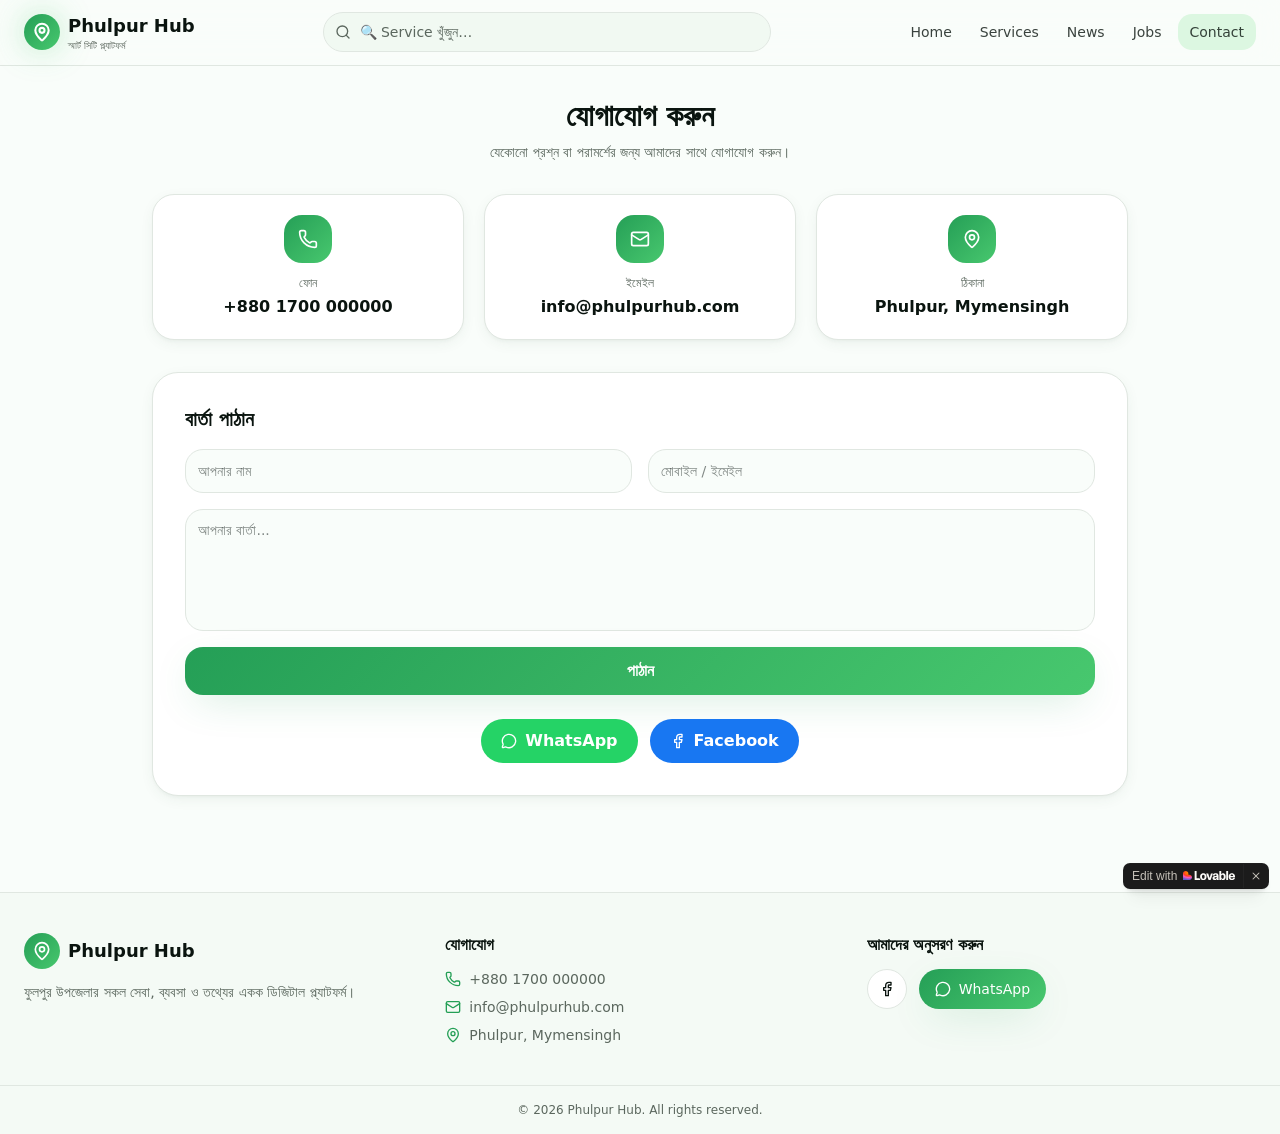
<file: phulpur-connect.lovable.app/contact.html>
<!DOCTYPE html><html lang="bn">
<!-- Mirrored from phulpur-connect.lovable.app/contact by HTTrack Website Copier/3.x [XR&CO'2014], Mon, 20 Apr 2026 18:08:09 GMT -->
<!-- Added by HTTrack --><meta http-equiv="content-type" content="text/html;charset=utf-8" /><!-- /Added by HTTrack -->
<head><meta charSet="utf-8"/><meta name="viewport" content="width=device-width, initial-scale=1"/><title>Contact — Phulpur Hub</title><meta name="author" content="Phulpur Hub"/><meta property="og:title" content="Phulpur Hub — ফুলপুরের ডিজিটাল সেবা প্ল্যাটফর্ম"/><meta property="og:description" content="ফুলপুর উপজেলার সকল সেবা, ব্যবসা, খবর ও চাকরি — এক প্ল্যাটফর্মে।"/><meta property="og:type" content="website"/><meta name="twitter:card" content="summary_large_image"/><meta name="twitter:title" content="Phulpur Hub — ফুলপুরের ডিজিটাল সেবা প্ল্যাটফর্ম"/><meta name="twitter:description" content="ফুলপুর উপজেলার সকল সেবা, ব্যবসা, খবর ও চাকরি — এক প্ল্যাটফর্মে।"/><meta property="og:image" content="../pub-bb2e103a32db4e198524a2e9ed8f35b4.r2.dev/a9438123-4714-4c1e-8fa5-da3c86d44de0/id-preview-c9450d6e--af042bba-7b79-4c94-b575-6cd7e34ca976.lovable.app-1776706655467.png"/><meta name="twitter:image" content="../pub-bb2e103a32db4e198524a2e9ed8f35b4.r2.dev/a9438123-4714-4c1e-8fa5-da3c86d44de0/id-preview-c9450d6e--af042bba-7b79-4c94-b575-6cd7e34ca976.lovable.app-1776706655467.png"/><meta name="description" content="Phulpur Hub এর সাথে যোগাযোগ করুন।"/><link rel="modulepreload" href="assets/index-BZOZY0bm.js"/><link rel="modulepreload" href="assets/contact-BvWHl49G.js"/><link rel="stylesheet" href="assets/styles-CfCjr2a9.css"/>
<style>
	@font-face {
		font-family: 'CameraPlainVariable';
		src: url('https://cdn.gpteng.co/mcp-widgets/v1/fonts/CameraPlainVariable.woff2') format('woff2');
		font-weight: 100 900;
		font-style: normal;
		font-display: swap;
	}

	#lovable-badge {
		--badge-bg: #1b1b1b;
		--badge-text: #c5c1b9;
		--badge-text-hover: #dcdad5;
		--badge-radius: 6px;
		--badge-padding: 8px;
		--badge-gap: 6px;
		--badge-shadow: 
			0 0 0 1px rgba(0, 0, 0, 0.88),
			0 1px 0 0 rgba(0, 0, 0, 0.04),
			0 2px 2px -1px rgba(0, 0, 0, 0.08),
			0 4px 4px -2px rgba(0, 0, 0, 0.08),
			0 8px 8px -4px rgba(0, 0, 0, 0.08),
			0 16px 16px -8px rgba(0, 0, 0, 0.08);
		--badge-transition-duration: 0.2s;
		--badge-transition-easing: cubic-bezier(0.16, 1, 0.32, 1);
		--focus-color: #575ECF;
		--focus-offset: 2px;
		--focus-width: 2px;
		
		position: fixed;
		bottom: 12px;
		right: 12px;
		height: 24px;
		display: flex;
		align-items: center;
		z-index: 1000000;
		background-color: var(--badge-bg);
		color: var(--badge-text);
		border-radius: var(--badge-radius);
		box-shadow: var(--badge-shadow);
		font-size: 12px;
		font-family: CameraPlainVariable, "CameraPlainVariable Fallback", -apple-system, BlinkMacSystemFont, 'Segoe UI', Roboto, sans-serif;
		font-weight: 400 !important;
		text-transform: none !important;
		font-feature-settings: normal !important;
		transform: translateZ(0);
		will-change: transform, opacity;
	}

	#lovable-badge-cta {
		display: flex;
		align-items: center;
		gap: var(--badge-gap);
		padding: 0 var(--badge-padding);
		height: 100%;
		color: inherit;
		text-decoration: none;
		white-space: nowrap;
		border-radius: var(--badge-radius) 0 0 var(--badge-radius);
		transition: 
			background-color var(--badge-transition-duration) ease,
			color var(--badge-transition-duration) ease,
			transform 0.1s ease;
	}

	#lovable-badge-cta:hover {
		background: rgba(255, 255, 255, 0.04);
		color: var(--badge-text-hover);
	}

	#lovable-badge-cta:active {
		transform: scale(0.98);
	}

	#lovable-badge-cta:focus {
		outline: none;
	}

	#lovable-badge-cta:focus-visible {
		outline: var(--focus-width) solid var(--focus-color);
		outline-offset: var(--focus-offset);
		z-index: 1;
	}

	#lovable-badge-text {
		line-height: 1;
	}

	#lovable-badge-divider {
		width: 1px;
		height: 24px;
		background-color: rgba(255, 255, 255, 0.04);
		flex-shrink: 0;
	}

	#lovable-badge-close {
		width: 24px;
		height: 24px;
		min-width: 24px;
		min-height: 24px;
		cursor: pointer;
		background: none;
		border: none;
		padding: 0;
		display: flex;
		align-items: center;
		justify-content: center;
		border-radius: 0 var(--badge-radius) var(--badge-radius) 0;
		flex-shrink: 0;
		transition: 
			background-color var(--badge-transition-duration) ease,
			transform 0.1s ease;
	}

	#lovable-badge-close:hover {
		background: rgba(255, 255, 255, 0.04);
	}

	#lovable-badge-close:active {
		transform: scale(0.92);
	}

	#lovable-badge-close:focus {
		outline: none;
	}

	#lovable-badge-close:focus-visible {
		outline: var(--focus-width) solid var(--focus-color);
		outline-offset: calc(var(--focus-offset) * -1);
		z-index: 1;
	}

	#lovable-badge-close svg path {
		fill: var(--badge-text);
		transition: fill var(--badge-transition-duration) ease;
	}

	#lovable-badge-close:hover svg path {
		fill: var(--badge-text-hover);
	}

	@media (prefers-reduced-motion: reduce) {
		#lovable-badge-cta,
		#lovable-badge-close,
		#lovable-badge-close svg path {
			transition: none;
		}
		
		#lovable-badge-cta:active,
		#lovable-badge-close:active {
			transform: none;
		}
	}

	@media (prefers-contrast: high) {
		#lovable-badge {
			--badge-bg: #000;
			--badge-text: #fff;
			--badge-text-hover: #fff;
			border: 2px solid currentColor;
		}
		
		#lovable-badge-cta:focus-visible,
		#lovable-badge-close:focus-visible {
			outline-width: 3px;
		}
	}
</style>
<script defer src="_flock.js" data-proxy-url="/~api/analytics"></script></head><body><div class="min-h-screen flex flex-col"><header class="sticky top-0 z-40 w-full border-b border-border bg-background/85 backdrop-blur-lg"><div class="mx-auto flex max-w-7xl items-center gap-3 px-4 py-3 md:px-6"><a href="index.html" class="flex items-center gap-2 shrink-0"><div class="flex h-9 w-9 items-center justify-center rounded-xl gradient-primary shadow-glow"><svg xmlns="http://www.w3.org/2000/svg" width="24" height="24" viewBox="0 0 24 24" fill="none" stroke="currentColor" stroke-width="2.5" stroke-linecap="round" stroke-linejoin="round" class="lucide lucide-map-pin h-5 w-5 text-primary-foreground" aria-hidden="true"><path d="M20 10c0 4.993-5.539 10.193-7.399 11.799a1 1 0 0 1-1.202 0C9.539 20.193 4 14.993 4 10a8 8 0 0 1 16 0"></path><circle cx="12" cy="10" r="3"></circle></svg></div><div class="leading-tight"><div class="font-bold text-base md:text-lg text-foreground">Phulpur Hub</div><div class="text-[10px] text-muted-foreground hidden sm:block">স্মার্ট সিটি প্ল্যাটফর্ম</div></div></a><div class="relative flex-1 max-w-md mx-auto"><svg xmlns="http://www.w3.org/2000/svg" width="24" height="24" viewBox="0 0 24 24" fill="none" stroke="currentColor" stroke-width="2" stroke-linecap="round" stroke-linejoin="round" class="lucide lucide-search absolute left-3 top-1/2 h-4 w-4 -translate-y-1/2 text-muted-foreground" aria-hidden="true"><path d="m21 21-4.34-4.34"></path><circle cx="11" cy="11" r="8"></circle></svg><input type="search" placeholder="🔍 Service খুঁজুন…" class="h-10 w-full rounded-full border border-border bg-secondary/60 pl-9 pr-4 text-sm placeholder:text-muted-foreground focus:bg-card focus:outline-none focus:ring-2 focus:ring-ring transition-smooth"/></div><nav class="hidden md:flex items-center gap-1"><a href="index.html" class="rounded-lg px-3 py-2 text-sm font-medium text-foreground/80 hover:bg-accent hover:text-accent-foreground transition-smooth">Home</a><a href="services.html" class="rounded-lg px-3 py-2 text-sm font-medium text-foreground/80 hover:bg-accent hover:text-accent-foreground transition-smooth">Services</a><a href="news.html" class="rounded-lg px-3 py-2 text-sm font-medium text-foreground/80 hover:bg-accent hover:text-accent-foreground transition-smooth">News</a><a href="jobs.html" class="rounded-lg px-3 py-2 text-sm font-medium text-foreground/80 hover:bg-accent hover:text-accent-foreground transition-smooth">Jobs</a><a class="rounded-lg px-3 py-2 text-sm font-medium text-foreground/80 hover:bg-accent hover:text-accent-foreground transition-smooth bg-accent text-accent-foreground" href="contact.html" data-status="active" aria-current="page">Contact</a></nav><button class="md:hidden inline-flex h-10 w-10 items-center justify-center rounded-lg hover:bg-accent transition-smooth" aria-label="Menu"><svg xmlns="http://www.w3.org/2000/svg" width="24" height="24" viewBox="0 0 24 24" fill="none" stroke="currentColor" stroke-width="2" stroke-linecap="round" stroke-linejoin="round" class="lucide lucide-menu h-5 w-5" aria-hidden="true"><path d="M4 5h16"></path><path d="M4 12h16"></path><path d="M4 19h16"></path></svg></button></div></header><main class="flex-1"><!--$--><div class="mx-auto max-w-5xl px-4 md:px-6 py-8"><div class="text-center mb-8"><h1 class="text-2xl md:text-3xl font-bold">যোগাযোগ করুন</h1><p class="text-sm text-muted-foreground mt-2">যেকোনো প্রশ্ন বা পরামর্শের জন্য আমাদের সাথে যোগাযোগ করুন।</p></div><div class="grid gap-5 md:grid-cols-3 mb-8"><a href="tel:+8801700000000" class="rounded-2xl bg-card border border-border p-5 shadow-card hover:shadow-elegant hover:-translate-y-1 transition-smooth text-center"><div class="mx-auto h-12 w-12 rounded-xl gradient-primary flex items-center justify-center mb-3"><svg xmlns="http://www.w3.org/2000/svg" width="24" height="24" viewBox="0 0 24 24" fill="none" stroke="currentColor" stroke-width="2" stroke-linecap="round" stroke-linejoin="round" class="lucide lucide-phone h-5 w-5 text-primary-foreground" aria-hidden="true"><path d="M13.832 16.568a1 1 0 0 0 1.213-.303l.355-.465A2 2 0 0 1 17 15h3a2 2 0 0 1 2 2v3a2 2 0 0 1-2 2A18 18 0 0 1 2 4a2 2 0 0 1 2-2h3a2 2 0 0 1 2 2v3a2 2 0 0 1-.8 1.6l-.468.351a1 1 0 0 0-.292 1.233 14 14 0 0 0 6.392 6.384"></path></svg></div><div class="text-xs text-muted-foreground">ফোন</div><div class="font-semibold mt-1">+880 1700 000000</div></a><a href="mailto:info@phulpurhub.com" class="rounded-2xl bg-card border border-border p-5 shadow-card hover:shadow-elegant hover:-translate-y-1 transition-smooth text-center"><div class="mx-auto h-12 w-12 rounded-xl gradient-primary flex items-center justify-center mb-3"><svg xmlns="http://www.w3.org/2000/svg" width="24" height="24" viewBox="0 0 24 24" fill="none" stroke="currentColor" stroke-width="2" stroke-linecap="round" stroke-linejoin="round" class="lucide lucide-mail h-5 w-5 text-primary-foreground" aria-hidden="true"><path d="m22 7-8.991 5.727a2 2 0 0 1-2.009 0L2 7"></path><rect x="2" y="4" width="20" height="16" rx="2"></rect></svg></div><div class="text-xs text-muted-foreground">ইমেইল</div><div class="font-semibold mt-1">info@phulpurhub.com</div></a><a href="#" class="rounded-2xl bg-card border border-border p-5 shadow-card hover:shadow-elegant hover:-translate-y-1 transition-smooth text-center"><div class="mx-auto h-12 w-12 rounded-xl gradient-primary flex items-center justify-center mb-3"><svg xmlns="http://www.w3.org/2000/svg" width="24" height="24" viewBox="0 0 24 24" fill="none" stroke="currentColor" stroke-width="2" stroke-linecap="round" stroke-linejoin="round" class="lucide lucide-map-pin h-5 w-5 text-primary-foreground" aria-hidden="true"><path d="M20 10c0 4.993-5.539 10.193-7.399 11.799a1 1 0 0 1-1.202 0C9.539 20.193 4 14.993 4 10a8 8 0 0 1 16 0"></path><circle cx="12" cy="10" r="3"></circle></svg></div><div class="text-xs text-muted-foreground">ঠিকানা</div><div class="font-semibold mt-1">Phulpur, Mymensingh</div></a></div><div class="rounded-3xl bg-card border border-border shadow-card p-6 md:p-8"><h2 class="text-xl font-bold mb-4">বার্তা পাঠান</h2><form class="grid gap-4 sm:grid-cols-2"><input class="h-11 rounded-xl border border-border bg-background px-3 text-sm focus:outline-none focus:ring-2 focus:ring-ring" placeholder="আপনার নাম"/><input class="h-11 rounded-xl border border-border bg-background px-3 text-sm focus:outline-none focus:ring-2 focus:ring-ring" placeholder="মোবাইল / ইমেইল"/><textarea rows="5" class="sm:col-span-2 rounded-xl border border-border bg-background px-3 py-2.5 text-sm focus:outline-none focus:ring-2 focus:ring-ring resize-none" placeholder="আপনার বার্তা..."></textarea><button class="sm:col-span-2 h-12 rounded-xl gradient-primary text-primary-foreground font-semibold shadow-elegant hover:opacity-90 transition-smooth">পাঠান</button></form><div class="mt-6 flex flex-wrap gap-3 justify-center"><a href="https://wa.me/8801700000000" class="inline-flex items-center gap-2 h-11 px-5 rounded-full bg-[#25D366] text-white font-semibold hover:opacity-90 transition-smooth"><svg xmlns="http://www.w3.org/2000/svg" width="24" height="24" viewBox="0 0 24 24" fill="none" stroke="currentColor" stroke-width="2" stroke-linecap="round" stroke-linejoin="round" class="lucide lucide-message-circle h-4 w-4" aria-hidden="true"><path d="M2.992 16.342a2 2 0 0 1 .094 1.167l-1.065 3.29a1 1 0 0 0 1.236 1.168l3.413-.998a2 2 0 0 1 1.099.092 10 10 0 1 0-4.777-4.719"></path></svg> WhatsApp</a><a href="#" class="inline-flex items-center gap-2 h-11 px-5 rounded-full bg-[#1877F2] text-white font-semibold hover:opacity-90 transition-smooth"><svg xmlns="http://www.w3.org/2000/svg" width="24" height="24" viewBox="0 0 24 24" fill="none" stroke="currentColor" stroke-width="2" stroke-linecap="round" stroke-linejoin="round" class="lucide lucide-facebook h-4 w-4" aria-hidden="true"><path d="M18 2h-3a5 5 0 0 0-5 5v3H7v4h3v8h4v-8h3l1-4h-4V7a1 1 0 0 1 1-1h3z"></path></svg> Facebook</a></div></div></div><!--/$--></main><footer class="mt-16 border-t border-border bg-secondary/40"><div class="mx-auto max-w-7xl px-4 py-10 md:px-6 grid gap-8 md:grid-cols-3"><div><div class="flex items-center gap-2 mb-3"><div class="flex h-9 w-9 items-center justify-center rounded-xl gradient-primary"><svg xmlns="http://www.w3.org/2000/svg" width="24" height="24" viewBox="0 0 24 24" fill="none" stroke="currentColor" stroke-width="2" stroke-linecap="round" stroke-linejoin="round" class="lucide lucide-map-pin h-5 w-5 text-primary-foreground" aria-hidden="true"><path d="M20 10c0 4.993-5.539 10.193-7.399 11.799a1 1 0 0 1-1.202 0C9.539 20.193 4 14.993 4 10a8 8 0 0 1 16 0"></path><circle cx="12" cy="10" r="3"></circle></svg></div><span class="font-bold text-lg">Phulpur Hub</span></div><p class="text-sm text-muted-foreground leading-relaxed">ফুলপুর উপজেলার সকল সেবা, ব্যবসা ও তথ্যের একক ডিজিটাল প্ল্যাটফর্ম।</p></div><div><h4 class="font-semibold mb-3">যোগাযোগ</h4><ul class="space-y-2 text-sm text-muted-foreground"><li class="flex items-center gap-2"><svg xmlns="http://www.w3.org/2000/svg" width="24" height="24" viewBox="0 0 24 24" fill="none" stroke="currentColor" stroke-width="2" stroke-linecap="round" stroke-linejoin="round" class="lucide lucide-phone h-4 w-4 text-primary" aria-hidden="true"><path d="M13.832 16.568a1 1 0 0 0 1.213-.303l.355-.465A2 2 0 0 1 17 15h3a2 2 0 0 1 2 2v3a2 2 0 0 1-2 2A18 18 0 0 1 2 4a2 2 0 0 1 2-2h3a2 2 0 0 1 2 2v3a2 2 0 0 1-.8 1.6l-.468.351a1 1 0 0 0-.292 1.233 14 14 0 0 0 6.392 6.384"></path></svg> +880 1700 000000</li><li class="flex items-center gap-2"><svg xmlns="http://www.w3.org/2000/svg" width="24" height="24" viewBox="0 0 24 24" fill="none" stroke="currentColor" stroke-width="2" stroke-linecap="round" stroke-linejoin="round" class="lucide lucide-mail h-4 w-4 text-primary" aria-hidden="true"><path d="m22 7-8.991 5.727a2 2 0 0 1-2.009 0L2 7"></path><rect x="2" y="4" width="20" height="16" rx="2"></rect></svg> info@phulpurhub.com</li><li class="flex items-center gap-2"><svg xmlns="http://www.w3.org/2000/svg" width="24" height="24" viewBox="0 0 24 24" fill="none" stroke="currentColor" stroke-width="2" stroke-linecap="round" stroke-linejoin="round" class="lucide lucide-map-pin h-4 w-4 text-primary" aria-hidden="true"><path d="M20 10c0 4.993-5.539 10.193-7.399 11.799a1 1 0 0 1-1.202 0C9.539 20.193 4 14.993 4 10a8 8 0 0 1 16 0"></path><circle cx="12" cy="10" r="3"></circle></svg> Phulpur, Mymensingh</li></ul></div><div><h4 class="font-semibold mb-3">আমাদের অনুসরণ করুন</h4><div class="flex items-center gap-3"><a href="#" class="flex h-10 w-10 items-center justify-center rounded-full bg-card border border-border hover:bg-accent transition-smooth" aria-label="Facebook"><svg xmlns="http://www.w3.org/2000/svg" width="24" height="24" viewBox="0 0 24 24" fill="none" stroke="currentColor" stroke-width="2" stroke-linecap="round" stroke-linejoin="round" class="lucide lucide-facebook h-4 w-4" aria-hidden="true"><path d="M18 2h-3a5 5 0 0 0-5 5v3H7v4h3v8h4v-8h3l1-4h-4V7a1 1 0 0 1 1-1h3z"></path></svg></a><a href="https://wa.me/8801700000000" class="flex h-10 px-4 items-center justify-center gap-2 rounded-full gradient-primary text-primary-foreground text-sm font-medium shadow-elegant hover:opacity-90 transition-smooth"><svg xmlns="http://www.w3.org/2000/svg" width="24" height="24" viewBox="0 0 24 24" fill="none" stroke="currentColor" stroke-width="2" stroke-linecap="round" stroke-linejoin="round" class="lucide lucide-message-circle h-4 w-4" aria-hidden="true"><path d="M2.992 16.342a2 2 0 0 1 .094 1.167l-1.065 3.29a1 1 0 0 0 1.236 1.168l3.413-.998a2 2 0 0 1 1.099.092 10 10 0 1 0-4.777-4.719"></path></svg> WhatsApp</a></div></div></div><div class="border-t border-border py-4 text-center text-xs text-muted-foreground">© <!-- -->2026<!-- --> Phulpur Hub. All rights reserved.</div></footer><nav class="md:hidden fixed bottom-0 inset-x-0 z-40 border-t border-border bg-card/95 backdrop-blur-lg shadow-[0_-4px_20px_-8px_rgba(0,0,0,0.1)]"><div class="grid grid-cols-4"><a href="index.html" class="flex flex-col items-center justify-center gap-0.5 py-2.5 text-[11px] text-muted-foreground hover:text-primary transition-smooth"><svg xmlns="http://www.w3.org/2000/svg" width="24" height="24" viewBox="0 0 24 24" fill="none" stroke="currentColor" stroke-width="2.2" stroke-linecap="round" stroke-linejoin="round" class="lucide lucide-house h-5 w-5" aria-hidden="true"><path d="M15 21v-8a1 1 0 0 0-1-1h-4a1 1 0 0 0-1 1v8"></path><path d="M3 10a2 2 0 0 1 .709-1.528l7-6a2 2 0 0 1 2.582 0l7 6A2 2 0 0 1 21 10v9a2 2 0 0 1-2 2H5a2 2 0 0 1-2-2z"></path></svg><span class="font-medium">Home</span></a><a class="flex flex-col items-center justify-center gap-0.5 py-2.5 text-[11px] text-muted-foreground hover:text-primary transition-smooth text-primary" href="contact.html" data-status="active" aria-current="page"><svg xmlns="http://www.w3.org/2000/svg" width="24" height="24" viewBox="0 0 24 24" fill="none" stroke="currentColor" stroke-width="2.2" stroke-linecap="round" stroke-linejoin="round" class="lucide lucide-phone h-5 w-5" aria-hidden="true"><path d="M13.832 16.568a1 1 0 0 0 1.213-.303l.355-.465A2 2 0 0 1 17 15h3a2 2 0 0 1 2 2v3a2 2 0 0 1-2 2A18 18 0 0 1 2 4a2 2 0 0 1 2-2h3a2 2 0 0 1 2 2v3a2 2 0 0 1-.8 1.6l-.468.351a1 1 0 0 0-.292 1.233 14 14 0 0 0 6.392 6.384"></path></svg><span class="font-medium">Contact</span></a><a href="news.html" class="flex flex-col items-center justify-center gap-0.5 py-2.5 text-[11px] text-muted-foreground hover:text-primary transition-smooth"><svg xmlns="http://www.w3.org/2000/svg" width="24" height="24" viewBox="0 0 24 24" fill="none" stroke="currentColor" stroke-width="2.2" stroke-linecap="round" stroke-linejoin="round" class="lucide lucide-bell h-5 w-5" aria-hidden="true"><path d="M10.268 21a2 2 0 0 0 3.464 0"></path><path d="M3.262 15.326A1 1 0 0 0 4 17h16a1 1 0 0 0 .74-1.673C19.41 13.956 18 12.499 18 8A6 6 0 0 0 6 8c0 4.499-1.411 5.956-2.738 7.326"></path></svg><span class="font-medium">Notice</span></a><a href="add-business.html" class="flex flex-col items-center justify-center gap-0.5 py-2.5 text-[11px] text-muted-foreground hover:text-primary transition-smooth"><svg xmlns="http://www.w3.org/2000/svg" width="24" height="24" viewBox="0 0 24 24" fill="none" stroke="currentColor" stroke-width="2.2" stroke-linecap="round" stroke-linejoin="round" class="lucide lucide-user h-5 w-5" aria-hidden="true"><path d="M19 21v-2a4 4 0 0 0-4-4H9a4 4 0 0 0-4 4v2"></path><circle cx="12" cy="7" r="4"></circle></svg><span class="font-medium">Profile</span></a></div></nav></div><script class="$tsr" id="$tsr-stream-barrier">(self.$R=self.$R||{})["tsr"]=[];self.$_TSR={h(){this.hydrated=!0,this.c()},e(){this.streamEnded=!0,this.c()},c(){this.hydrated&&this.streamEnded&&(delete self.$_TSR,delete self.$R.tsr)},p(e){this.initialized?e():this.buffer.push(e)},buffer:[]};$_TSR.router=($R=>$R[0]={manifest:$R[1]={routes:$R[2]={__root__:$R[3]={preloads:$R[4]=["/assets/index-BZOZY0bm.js"],assets:$R[5]=[$R[6]={tag:"script",attrs:$R[7]={type:"module",async:!0},children:"import(\"/assets/index-BZOZY0bm.js\")"}]},"/contact":$R[8]={preloads:$R[9]=["/assets/contact-BvWHl49G.js"]}}},matches:$R[10]=[$R[11]={i:"__root__ ",u:1776708466816,s:"success",ssr:!0},$R[12]={i:" contact contact",u:1776708466816,s:"success",ssr:!0}],lastMatchId:" contact contact"})($R["tsr"]);$_TSR.e();document.currentScript.remove()</script><script type="module" async="">import("assets/index-BZOZY0bm.js")</script>
<aside 
	id="lovable-badge" 
	role="complementary"
	dir="ltr"
	lang="en"
	aria-label="Edit with Lovable">
	<a 
		id="lovable-badge-cta" 
		target="_blank" 
		href="https://lovable.dev/projects/af042bba-7b79-4c94-b575-6cd7e34ca976?utm_source=lovable-badge"
		rel="noopener"
		aria-label="Edit with Lovable">
		<span id="lovable-badge-text">Edit with</span>
		<svg xmlns="http://www.w3.org/2000/svg" width="52" height="16" fill="none" viewBox="0 0 52 16">
  <path fill="#FCFBF8" fill-rule="evenodd" d="M20.318 5.25c.643 0 1.206.14 1.69.418a2.81 2.81 0 0 1 1.118 1.191c.266.513.4 1.115.4 1.807s-.134 1.296-.4 1.812a2.81 2.81 0 0 1-1.118 1.193c-.484.278-1.047.418-1.69.418s-1.208-.14-1.695-.418a2.85 2.85 0 0 1-1.125-1.193c-.262-.516-.393-1.12-.393-1.812s.131-1.294.393-1.807a2.848 2.848 0 0 1 1.125-1.191c.487-.279 1.052-.418 1.695-.418Zm0 1.425c-.27 0-.504.076-.7.228-.193.147-.34.37-.443.67-.102.295-.153.66-.153 1.093 0 .435.05.801.153 1.1.102.3.25.524.443.676.196.147.43.22.7.22.27 0 .502-.073.694-.22.193-.152.341-.375.443-.67.103-.299.153-.667.153-1.106 0-.65-.112-1.145-.337-1.481a1.08 1.08 0 0 0-.953-.51ZM32.7 5.25c.61 0 1.127.1 1.549.3.422.197.74.48.953.849.217.368.325.809.325 1.32v2.704c0 .29.02.562.062.812.044.245.108.4.19.466V12h-1.935a5.895 5.895 0 0 1-.105-.684 7.745 7.745 0 0 1-.02-.228 2.293 2.293 0 0 1-.151.203c-.205.242-.47.437-.793.584-.32.143-.685.215-1.094.215-.406 0-.77-.08-1.094-.24a1.845 1.845 0 0 1-.756-.682 1.984 1.984 0 0 1-.27-1.045c0-.606.178-1.069.535-1.388.356-.324.87-.534 1.542-.633l1.125-.16c.225-.032.403-.074.534-.123a.622.622 0 0 0 .288-.196.549.549 0 0 0 .093-.327.65.65 0 0 0-.11-.367.702.702 0 0 0-.32-.27c-.14-.07-.31-.105-.51-.105-.32 0-.576.083-.768.251-.193.164-.298.39-.314.676h-1.923c.016-.434.147-.82.393-1.155.25-.34.596-.604 1.039-.792.442-.189.954-.283 1.535-.283Zm.99 3.498a.98.98 0 0 1-.215.14 2.49 2.49 0 0 1-.584.178l-.473.092c-.315.061-.553.156-.713.283-.155.127-.233.305-.233.534 0 .23.084.412.252.547.168.135.383.203.645.203s.494-.058.694-.173c.201-.118.355-.282.461-.49.11-.21.166-.448.166-.714v-.6Zm4.526-2.375c.065-.125.138-.243.221-.349.197-.25.437-.44.719-.571.282-.135.6-.203.952-.203.528 0 .988.138 1.377.412.389.275.688.67.896 1.186.21.512.314 1.12.314 1.824 0 .7-.107 1.309-.32 1.825-.213.512-.518.906-.915 1.18-.393.275-.854.412-1.383.412-.352 0-.667-.062-.946-.184a1.832 1.832 0 0 1-.7-.554 2.2 2.2 0 0 1-.234-.383V12h-1.843V3h1.862v3.373Zm1.284.296c-.274 0-.51.085-.707.253-.192.163-.338.397-.436.7a3.376 3.376 0 0 0-.148 1.05c0 .406.05.759.148 1.058.098.299.243.53.436.694.197.164.433.246.707.246.279 0 .512-.082.7-.246.193-.164.336-.395.43-.694.099-.3.148-.652.148-1.058 0-.405-.05-.757-.147-1.056-.095-.299-.238-.53-.43-.694a1.015 1.015 0 0 0-.7-.253Zm9.416-1.419c.602 0 1.136.131 1.604.393.466.262.829.643 1.086 1.143.263.5.394 1.097.394 1.794 0 .25-.002.449-.006.596H47.51c.018.288.071.538.164.75a1.3 1.3 0 0 0 .491.596c.214.13.465.196.757.196.319 0 .583-.082.792-.246.209-.167.34-.403.393-.706h1.862a2.48 2.48 0 0 1-.485 1.235 2.54 2.54 0 0 1-1.051.805c-.439.188-.949.283-1.53.283-.655 0-1.225-.125-1.708-.375a2.672 2.672 0 0 1-1.13-1.143c-.267-.508-.4-1.137-.4-1.887 0-.712.14-1.327.418-1.843a2.86 2.86 0 0 1 1.155-1.186c.491-.27 1.051-.405 1.678-.405Zm-.044 1.345c-.274 0-.516.068-.725.203a1.29 1.29 0 0 0-.479.59 2.045 2.045 0 0 0-.132.498h2.562a1.873 1.873 0 0 0-.138-.602 1.061 1.061 0 0 0-.418-.516 1.243 1.243 0 0 0-.67-.173Z" clip-rule="evenodd"/>
  <path fill="#FCFBF8" d="m26.605 9.995 1.342-4.566h1.924L27.628 12h-2.07l-2.33-6.57h1.98l1.397 4.565Zm-13.013.143h2.256c1.632 0 1.421 1.837 1.418 1.861h-5.603V3h1.93v7.138Zm31.516 1.861h-1.862V3h1.862v8.999Z"/>
  <path fill="url(#a)" fill-rule="evenodd" d="M2.7 3c1.492 0 2.7 1.192 2.7 2.663v1.012h.9c1.49 0 2.7 1.192 2.7 2.662S7.791 12 6.3 12H0V5.663C0 4.193 1.209 3 2.7 3Z" clip-rule="evenodd"/>
  <defs>
    <radialGradient id="a" cx="0" cy="0" r="1" gradientTransform="matrix(-1.54236 7.07838 -10.231 -2.15602 4.627 5.022)" gradientUnits="userSpaceOnUse">
      <stop offset=".106" stop-color="#FE7B02"/>
      <stop offset=".394" stop-color="#FE3F21"/>
      <stop offset=".608" stop-color="#F858BC"/>
      <stop offset=".929" stop-color="#575ECF"/>
    </radialGradient>
  </defs>
</svg>


	</a>
	
	<span id="lovable-badge-divider" aria-hidden="true"></span>
	
	<button 
		id="lovable-badge-close"
		aria-label="Dismiss"
		title="Dismiss"
		type="button">
		<svg xmlns="http://www.w3.org/2000/svg" width="16" height="16" fill="none" viewBox="0 0 16 16" aria-hidden="true">
			<path d="M10.646 4.646a.5.5 0 1 1 .707.708L8.707 8l2.646 2.646a.5.5 0 1 1-.707.707L8 8.707l-2.646 2.646a.5.5 0 1 1-.708-.707L7.293 8 4.646 5.354a.5.5 0 1 1 .708-.708L8 7.293l2.646-2.647Z"/>
		</svg>
	</button>
</aside>
<script>
	// Don't show the lovable-badge if the page is in an iframe or if it's being rendered by puppeteer (screenshot service)
	if (window.self !== window.top || navigator.userAgent.includes('puppeteer')) {
		// the page is in an iframe
		var badge = document.getElementById('lovable-badge');
		if (badge) {
			badge.style.display = 'none';
		}
	}

	// Add click event listener to close button with animation
	var closeButton = document.getElementById('lovable-badge-close');
	if (closeButton) {
		closeButton.addEventListener('click', function(event) {
			event.preventDefault();
			event.stopPropagation();
			var badge = document.getElementById('lovable-badge');
			if (badge) {
				badge.classList.add('closing');
				setTimeout(function() {
					if (badge) {
						badge.style.display = 'none';
					}
				}, 240);
			}
		});
	}
</script>
</body>
<!-- Mirrored from phulpur-connect.lovable.app/contact by HTTrack Website Copier/3.x [XR&CO'2014], Mon, 20 Apr 2026 18:08:11 GMT -->
</html>
</file>
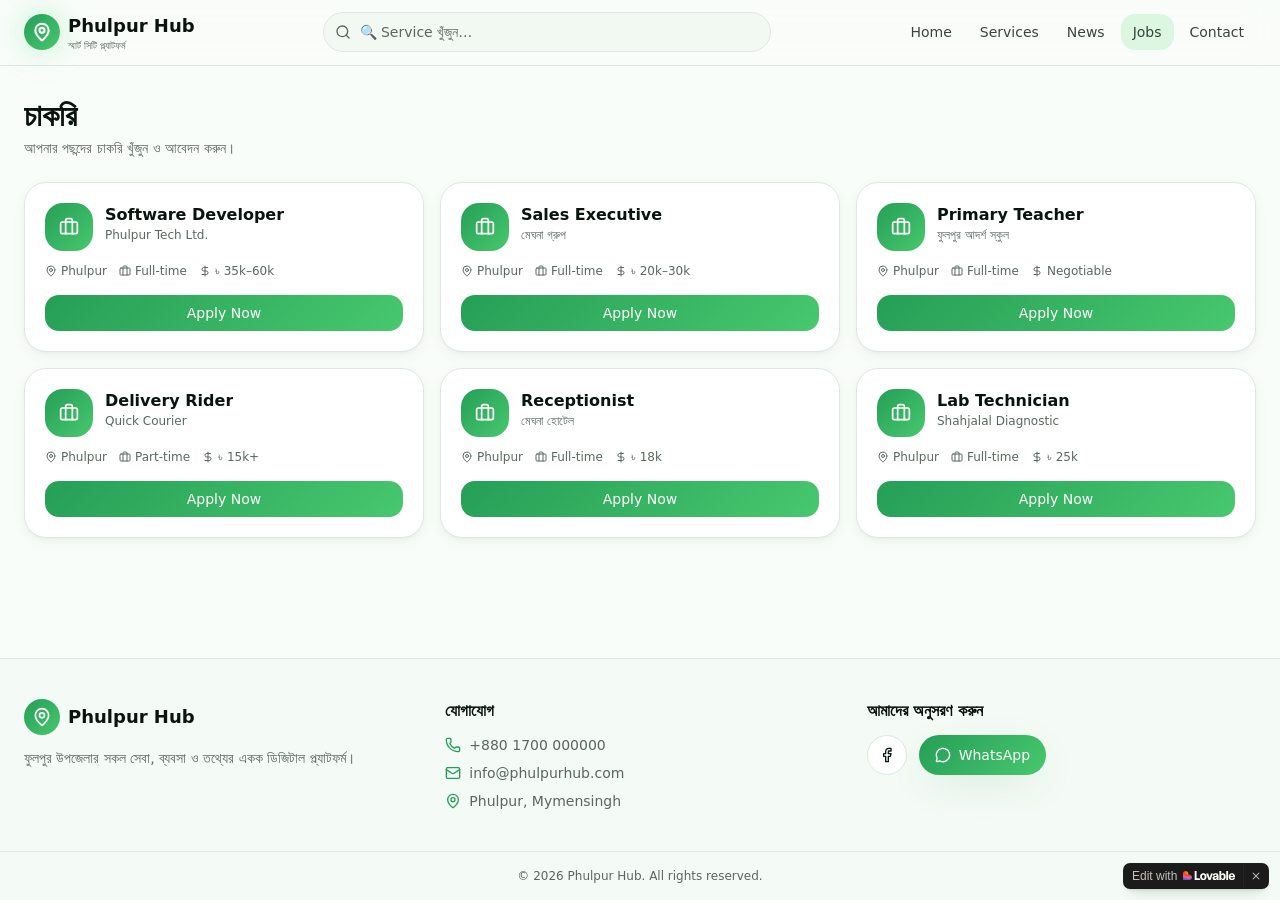
<file: phulpur-connect.lovable.app/jobs.html>
<!DOCTYPE html><html lang="bn">
<!-- Mirrored from phulpur-connect.lovable.app/jobs by HTTrack Website Copier/3.x [XR&CO'2014], Mon, 20 Apr 2026 18:08:06 GMT -->
<!-- Added by HTTrack --><meta http-equiv="content-type" content="text/html;charset=utf-8" /><!-- /Added by HTTrack -->
<head><meta charSet="utf-8"/><meta name="viewport" content="width=device-width, initial-scale=1"/><title>Jobs — Phulpur Hub</title><meta name="author" content="Phulpur Hub"/><meta property="og:title" content="Phulpur Hub — ফুলপুরের ডিজিটাল সেবা প্ল্যাটফর্ম"/><meta property="og:description" content="ফুলপুর উপজেলার সকল সেবা, ব্যবসা, খবর ও চাকরি — এক প্ল্যাটফর্মে।"/><meta property="og:type" content="website"/><meta name="twitter:card" content="summary_large_image"/><meta name="twitter:title" content="Phulpur Hub — ফুলপুরের ডিজিটাল সেবা প্ল্যাটফর্ম"/><meta name="twitter:description" content="ফুলপুর উপজেলার সকল সেবা, ব্যবসা, খবর ও চাকরি — এক প্ল্যাটফর্মে।"/><meta property="og:image" content="../pub-bb2e103a32db4e198524a2e9ed8f35b4.r2.dev/a9438123-4714-4c1e-8fa5-da3c86d44de0/id-preview-c9450d6e--af042bba-7b79-4c94-b575-6cd7e34ca976.lovable.app-1776706655467.png"/><meta name="twitter:image" content="../pub-bb2e103a32db4e198524a2e9ed8f35b4.r2.dev/a9438123-4714-4c1e-8fa5-da3c86d44de0/id-preview-c9450d6e--af042bba-7b79-4c94-b575-6cd7e34ca976.lovable.app-1776706655467.png"/><meta name="description" content="ফুলপুর ও আশেপাশের এলাকার সর্বশেষ চাকরির বিজ্ঞপ্তি।"/><link rel="modulepreload" href="assets/index-BZOZY0bm.js"/><link rel="modulepreload" href="assets/jobs-CHFXOJ7T.js"/><link rel="modulepreload" href="assets/mock-DxxIvMzL.js"/><link rel="stylesheet" href="assets/styles-CfCjr2a9.css"/>
<style>
	@font-face {
		font-family: 'CameraPlainVariable';
		src: url('https://cdn.gpteng.co/mcp-widgets/v1/fonts/CameraPlainVariable.woff2') format('woff2');
		font-weight: 100 900;
		font-style: normal;
		font-display: swap;
	}

	#lovable-badge {
		--badge-bg: #1b1b1b;
		--badge-text: #c5c1b9;
		--badge-text-hover: #dcdad5;
		--badge-radius: 6px;
		--badge-padding: 8px;
		--badge-gap: 6px;
		--badge-shadow: 
			0 0 0 1px rgba(0, 0, 0, 0.88),
			0 1px 0 0 rgba(0, 0, 0, 0.04),
			0 2px 2px -1px rgba(0, 0, 0, 0.08),
			0 4px 4px -2px rgba(0, 0, 0, 0.08),
			0 8px 8px -4px rgba(0, 0, 0, 0.08),
			0 16px 16px -8px rgba(0, 0, 0, 0.08);
		--badge-transition-duration: 0.2s;
		--badge-transition-easing: cubic-bezier(0.16, 1, 0.32, 1);
		--focus-color: #575ECF;
		--focus-offset: 2px;
		--focus-width: 2px;
		
		position: fixed;
		bottom: 12px;
		right: 12px;
		height: 24px;
		display: flex;
		align-items: center;
		z-index: 1000000;
		background-color: var(--badge-bg);
		color: var(--badge-text);
		border-radius: var(--badge-radius);
		box-shadow: var(--badge-shadow);
		font-size: 12px;
		font-family: CameraPlainVariable, "CameraPlainVariable Fallback", -apple-system, BlinkMacSystemFont, 'Segoe UI', Roboto, sans-serif;
		font-weight: 400 !important;
		text-transform: none !important;
		font-feature-settings: normal !important;
		transform: translateZ(0);
		will-change: transform, opacity;
	}

	#lovable-badge-cta {
		display: flex;
		align-items: center;
		gap: var(--badge-gap);
		padding: 0 var(--badge-padding);
		height: 100%;
		color: inherit;
		text-decoration: none;
		white-space: nowrap;
		border-radius: var(--badge-radius) 0 0 var(--badge-radius);
		transition: 
			background-color var(--badge-transition-duration) ease,
			color var(--badge-transition-duration) ease,
			transform 0.1s ease;
	}

	#lovable-badge-cta:hover {
		background: rgba(255, 255, 255, 0.04);
		color: var(--badge-text-hover);
	}

	#lovable-badge-cta:active {
		transform: scale(0.98);
	}

	#lovable-badge-cta:focus {
		outline: none;
	}

	#lovable-badge-cta:focus-visible {
		outline: var(--focus-width) solid var(--focus-color);
		outline-offset: var(--focus-offset);
		z-index: 1;
	}

	#lovable-badge-text {
		line-height: 1;
	}

	#lovable-badge-divider {
		width: 1px;
		height: 24px;
		background-color: rgba(255, 255, 255, 0.04);
		flex-shrink: 0;
	}

	#lovable-badge-close {
		width: 24px;
		height: 24px;
		min-width: 24px;
		min-height: 24px;
		cursor: pointer;
		background: none;
		border: none;
		padding: 0;
		display: flex;
		align-items: center;
		justify-content: center;
		border-radius: 0 var(--badge-radius) var(--badge-radius) 0;
		flex-shrink: 0;
		transition: 
			background-color var(--badge-transition-duration) ease,
			transform 0.1s ease;
	}

	#lovable-badge-close:hover {
		background: rgba(255, 255, 255, 0.04);
	}

	#lovable-badge-close:active {
		transform: scale(0.92);
	}

	#lovable-badge-close:focus {
		outline: none;
	}

	#lovable-badge-close:focus-visible {
		outline: var(--focus-width) solid var(--focus-color);
		outline-offset: calc(var(--focus-offset) * -1);
		z-index: 1;
	}

	#lovable-badge-close svg path {
		fill: var(--badge-text);
		transition: fill var(--badge-transition-duration) ease;
	}

	#lovable-badge-close:hover svg path {
		fill: var(--badge-text-hover);
	}

	@media (prefers-reduced-motion: reduce) {
		#lovable-badge-cta,
		#lovable-badge-close,
		#lovable-badge-close svg path {
			transition: none;
		}
		
		#lovable-badge-cta:active,
		#lovable-badge-close:active {
			transform: none;
		}
	}

	@media (prefers-contrast: high) {
		#lovable-badge {
			--badge-bg: #000;
			--badge-text: #fff;
			--badge-text-hover: #fff;
			border: 2px solid currentColor;
		}
		
		#lovable-badge-cta:focus-visible,
		#lovable-badge-close:focus-visible {
			outline-width: 3px;
		}
	}
</style>
<script defer src="_flock.js" data-proxy-url="/~api/analytics"></script></head><body><div class="min-h-screen flex flex-col"><header class="sticky top-0 z-40 w-full border-b border-border bg-background/85 backdrop-blur-lg"><div class="mx-auto flex max-w-7xl items-center gap-3 px-4 py-3 md:px-6"><a href="index.html" class="flex items-center gap-2 shrink-0"><div class="flex h-9 w-9 items-center justify-center rounded-xl gradient-primary shadow-glow"><svg xmlns="http://www.w3.org/2000/svg" width="24" height="24" viewBox="0 0 24 24" fill="none" stroke="currentColor" stroke-width="2.5" stroke-linecap="round" stroke-linejoin="round" class="lucide lucide-map-pin h-5 w-5 text-primary-foreground" aria-hidden="true"><path d="M20 10c0 4.993-5.539 10.193-7.399 11.799a1 1 0 0 1-1.202 0C9.539 20.193 4 14.993 4 10a8 8 0 0 1 16 0"></path><circle cx="12" cy="10" r="3"></circle></svg></div><div class="leading-tight"><div class="font-bold text-base md:text-lg text-foreground">Phulpur Hub</div><div class="text-[10px] text-muted-foreground hidden sm:block">স্মার্ট সিটি প্ল্যাটফর্ম</div></div></a><div class="relative flex-1 max-w-md mx-auto"><svg xmlns="http://www.w3.org/2000/svg" width="24" height="24" viewBox="0 0 24 24" fill="none" stroke="currentColor" stroke-width="2" stroke-linecap="round" stroke-linejoin="round" class="lucide lucide-search absolute left-3 top-1/2 h-4 w-4 -translate-y-1/2 text-muted-foreground" aria-hidden="true"><path d="m21 21-4.34-4.34"></path><circle cx="11" cy="11" r="8"></circle></svg><input type="search" placeholder="🔍 Service খুঁজুন…" class="h-10 w-full rounded-full border border-border bg-secondary/60 pl-9 pr-4 text-sm placeholder:text-muted-foreground focus:bg-card focus:outline-none focus:ring-2 focus:ring-ring transition-smooth"/></div><nav class="hidden md:flex items-center gap-1"><a href="index.html" class="rounded-lg px-3 py-2 text-sm font-medium text-foreground/80 hover:bg-accent hover:text-accent-foreground transition-smooth">Home</a><a href="services.html" class="rounded-lg px-3 py-2 text-sm font-medium text-foreground/80 hover:bg-accent hover:text-accent-foreground transition-smooth">Services</a><a href="news.html" class="rounded-lg px-3 py-2 text-sm font-medium text-foreground/80 hover:bg-accent hover:text-accent-foreground transition-smooth">News</a><a class="rounded-lg px-3 py-2 text-sm font-medium text-foreground/80 hover:bg-accent hover:text-accent-foreground transition-smooth bg-accent text-accent-foreground" href="jobs.html" data-status="active" aria-current="page">Jobs</a><a href="contact.html" class="rounded-lg px-3 py-2 text-sm font-medium text-foreground/80 hover:bg-accent hover:text-accent-foreground transition-smooth">Contact</a></nav><button class="md:hidden inline-flex h-10 w-10 items-center justify-center rounded-lg hover:bg-accent transition-smooth" aria-label="Menu"><svg xmlns="http://www.w3.org/2000/svg" width="24" height="24" viewBox="0 0 24 24" fill="none" stroke="currentColor" stroke-width="2" stroke-linecap="round" stroke-linejoin="round" class="lucide lucide-menu h-5 w-5" aria-hidden="true"><path d="M4 5h16"></path><path d="M4 12h16"></path><path d="M4 19h16"></path></svg></button></div></header><main class="flex-1"><!--$--><div class="mx-auto max-w-7xl px-4 md:px-6 py-8"><h1 class="text-2xl md:text-3xl font-bold">চাকরি</h1><p class="text-sm text-muted-foreground mt-1 mb-6">আপনার পছন্দের চাকরি খুঁজুন ও আবেদন করুন।</p><div class="grid gap-4 sm:grid-cols-2 lg:grid-cols-3"><article class="rounded-2xl bg-card border border-border p-5 shadow-card hover:shadow-elegant hover:-translate-y-1 transition-smooth"><div class="flex items-start gap-3 mb-3"><div class="h-12 w-12 rounded-xl gradient-primary flex items-center justify-center shrink-0"><svg xmlns="http://www.w3.org/2000/svg" width="24" height="24" viewBox="0 0 24 24" fill="none" stroke="currentColor" stroke-width="2" stroke-linecap="round" stroke-linejoin="round" class="lucide lucide-briefcase h-5 w-5 text-primary-foreground" aria-hidden="true"><path d="M16 20V4a2 2 0 0 0-2-2h-4a2 2 0 0 0-2 2v16"></path><rect width="20" height="14" x="2" y="6" rx="2"></rect></svg></div><div class="min-w-0"><h3 class="font-bold text-base line-clamp-1">Software Developer</h3><p class="text-xs text-muted-foreground line-clamp-1">Phulpur Tech Ltd.</p></div></div><div class="flex flex-wrap gap-3 text-xs text-muted-foreground mb-4"><span class="flex items-center gap-1"><svg xmlns="http://www.w3.org/2000/svg" width="24" height="24" viewBox="0 0 24 24" fill="none" stroke="currentColor" stroke-width="2" stroke-linecap="round" stroke-linejoin="round" class="lucide lucide-map-pin h-3 w-3" aria-hidden="true"><path d="M20 10c0 4.993-5.539 10.193-7.399 11.799a1 1 0 0 1-1.202 0C9.539 20.193 4 14.993 4 10a8 8 0 0 1 16 0"></path><circle cx="12" cy="10" r="3"></circle></svg> <!-- -->Phulpur</span><span class="flex items-center gap-1"><svg xmlns="http://www.w3.org/2000/svg" width="24" height="24" viewBox="0 0 24 24" fill="none" stroke="currentColor" stroke-width="2" stroke-linecap="round" stroke-linejoin="round" class="lucide lucide-briefcase h-3 w-3" aria-hidden="true"><path d="M16 20V4a2 2 0 0 0-2-2h-4a2 2 0 0 0-2 2v16"></path><rect width="20" height="14" x="2" y="6" rx="2"></rect></svg> <!-- -->Full-time</span><span class="flex items-center gap-1"><svg xmlns="http://www.w3.org/2000/svg" width="24" height="24" viewBox="0 0 24 24" fill="none" stroke="currentColor" stroke-width="2" stroke-linecap="round" stroke-linejoin="round" class="lucide lucide-dollar-sign h-3 w-3" aria-hidden="true"><line x1="12" x2="12" y1="2" y2="22"></line><path d="M17 5H9.5a3.5 3.5 0 0 0 0 7h5a3.5 3.5 0 0 1 0 7H6"></path></svg> <!-- -->৳ 35k–60k</span></div><button class="w-full h-9 rounded-lg gradient-primary text-primary-foreground text-sm font-medium hover:opacity-90 transition-smooth">Apply Now</button></article><article class="rounded-2xl bg-card border border-border p-5 shadow-card hover:shadow-elegant hover:-translate-y-1 transition-smooth"><div class="flex items-start gap-3 mb-3"><div class="h-12 w-12 rounded-xl gradient-primary flex items-center justify-center shrink-0"><svg xmlns="http://www.w3.org/2000/svg" width="24" height="24" viewBox="0 0 24 24" fill="none" stroke="currentColor" stroke-width="2" stroke-linecap="round" stroke-linejoin="round" class="lucide lucide-briefcase h-5 w-5 text-primary-foreground" aria-hidden="true"><path d="M16 20V4a2 2 0 0 0-2-2h-4a2 2 0 0 0-2 2v16"></path><rect width="20" height="14" x="2" y="6" rx="2"></rect></svg></div><div class="min-w-0"><h3 class="font-bold text-base line-clamp-1">Sales Executive</h3><p class="text-xs text-muted-foreground line-clamp-1">মেঘনা গ্রুপ</p></div></div><div class="flex flex-wrap gap-3 text-xs text-muted-foreground mb-4"><span class="flex items-center gap-1"><svg xmlns="http://www.w3.org/2000/svg" width="24" height="24" viewBox="0 0 24 24" fill="none" stroke="currentColor" stroke-width="2" stroke-linecap="round" stroke-linejoin="round" class="lucide lucide-map-pin h-3 w-3" aria-hidden="true"><path d="M20 10c0 4.993-5.539 10.193-7.399 11.799a1 1 0 0 1-1.202 0C9.539 20.193 4 14.993 4 10a8 8 0 0 1 16 0"></path><circle cx="12" cy="10" r="3"></circle></svg> <!-- -->Phulpur</span><span class="flex items-center gap-1"><svg xmlns="http://www.w3.org/2000/svg" width="24" height="24" viewBox="0 0 24 24" fill="none" stroke="currentColor" stroke-width="2" stroke-linecap="round" stroke-linejoin="round" class="lucide lucide-briefcase h-3 w-3" aria-hidden="true"><path d="M16 20V4a2 2 0 0 0-2-2h-4a2 2 0 0 0-2 2v16"></path><rect width="20" height="14" x="2" y="6" rx="2"></rect></svg> <!-- -->Full-time</span><span class="flex items-center gap-1"><svg xmlns="http://www.w3.org/2000/svg" width="24" height="24" viewBox="0 0 24 24" fill="none" stroke="currentColor" stroke-width="2" stroke-linecap="round" stroke-linejoin="round" class="lucide lucide-dollar-sign h-3 w-3" aria-hidden="true"><line x1="12" x2="12" y1="2" y2="22"></line><path d="M17 5H9.5a3.5 3.5 0 0 0 0 7h5a3.5 3.5 0 0 1 0 7H6"></path></svg> <!-- -->৳ 20k–30k</span></div><button class="w-full h-9 rounded-lg gradient-primary text-primary-foreground text-sm font-medium hover:opacity-90 transition-smooth">Apply Now</button></article><article class="rounded-2xl bg-card border border-border p-5 shadow-card hover:shadow-elegant hover:-translate-y-1 transition-smooth"><div class="flex items-start gap-3 mb-3"><div class="h-12 w-12 rounded-xl gradient-primary flex items-center justify-center shrink-0"><svg xmlns="http://www.w3.org/2000/svg" width="24" height="24" viewBox="0 0 24 24" fill="none" stroke="currentColor" stroke-width="2" stroke-linecap="round" stroke-linejoin="round" class="lucide lucide-briefcase h-5 w-5 text-primary-foreground" aria-hidden="true"><path d="M16 20V4a2 2 0 0 0-2-2h-4a2 2 0 0 0-2 2v16"></path><rect width="20" height="14" x="2" y="6" rx="2"></rect></svg></div><div class="min-w-0"><h3 class="font-bold text-base line-clamp-1">Primary Teacher</h3><p class="text-xs text-muted-foreground line-clamp-1">ফুলপুর আদর্শ স্কুল</p></div></div><div class="flex flex-wrap gap-3 text-xs text-muted-foreground mb-4"><span class="flex items-center gap-1"><svg xmlns="http://www.w3.org/2000/svg" width="24" height="24" viewBox="0 0 24 24" fill="none" stroke="currentColor" stroke-width="2" stroke-linecap="round" stroke-linejoin="round" class="lucide lucide-map-pin h-3 w-3" aria-hidden="true"><path d="M20 10c0 4.993-5.539 10.193-7.399 11.799a1 1 0 0 1-1.202 0C9.539 20.193 4 14.993 4 10a8 8 0 0 1 16 0"></path><circle cx="12" cy="10" r="3"></circle></svg> <!-- -->Phulpur</span><span class="flex items-center gap-1"><svg xmlns="http://www.w3.org/2000/svg" width="24" height="24" viewBox="0 0 24 24" fill="none" stroke="currentColor" stroke-width="2" stroke-linecap="round" stroke-linejoin="round" class="lucide lucide-briefcase h-3 w-3" aria-hidden="true"><path d="M16 20V4a2 2 0 0 0-2-2h-4a2 2 0 0 0-2 2v16"></path><rect width="20" height="14" x="2" y="6" rx="2"></rect></svg> <!-- -->Full-time</span><span class="flex items-center gap-1"><svg xmlns="http://www.w3.org/2000/svg" width="24" height="24" viewBox="0 0 24 24" fill="none" stroke="currentColor" stroke-width="2" stroke-linecap="round" stroke-linejoin="round" class="lucide lucide-dollar-sign h-3 w-3" aria-hidden="true"><line x1="12" x2="12" y1="2" y2="22"></line><path d="M17 5H9.5a3.5 3.5 0 0 0 0 7h5a3.5 3.5 0 0 1 0 7H6"></path></svg> <!-- -->Negotiable</span></div><button class="w-full h-9 rounded-lg gradient-primary text-primary-foreground text-sm font-medium hover:opacity-90 transition-smooth">Apply Now</button></article><article class="rounded-2xl bg-card border border-border p-5 shadow-card hover:shadow-elegant hover:-translate-y-1 transition-smooth"><div class="flex items-start gap-3 mb-3"><div class="h-12 w-12 rounded-xl gradient-primary flex items-center justify-center shrink-0"><svg xmlns="http://www.w3.org/2000/svg" width="24" height="24" viewBox="0 0 24 24" fill="none" stroke="currentColor" stroke-width="2" stroke-linecap="round" stroke-linejoin="round" class="lucide lucide-briefcase h-5 w-5 text-primary-foreground" aria-hidden="true"><path d="M16 20V4a2 2 0 0 0-2-2h-4a2 2 0 0 0-2 2v16"></path><rect width="20" height="14" x="2" y="6" rx="2"></rect></svg></div><div class="min-w-0"><h3 class="font-bold text-base line-clamp-1">Delivery Rider</h3><p class="text-xs text-muted-foreground line-clamp-1">Quick Courier</p></div></div><div class="flex flex-wrap gap-3 text-xs text-muted-foreground mb-4"><span class="flex items-center gap-1"><svg xmlns="http://www.w3.org/2000/svg" width="24" height="24" viewBox="0 0 24 24" fill="none" stroke="currentColor" stroke-width="2" stroke-linecap="round" stroke-linejoin="round" class="lucide lucide-map-pin h-3 w-3" aria-hidden="true"><path d="M20 10c0 4.993-5.539 10.193-7.399 11.799a1 1 0 0 1-1.202 0C9.539 20.193 4 14.993 4 10a8 8 0 0 1 16 0"></path><circle cx="12" cy="10" r="3"></circle></svg> <!-- -->Phulpur</span><span class="flex items-center gap-1"><svg xmlns="http://www.w3.org/2000/svg" width="24" height="24" viewBox="0 0 24 24" fill="none" stroke="currentColor" stroke-width="2" stroke-linecap="round" stroke-linejoin="round" class="lucide lucide-briefcase h-3 w-3" aria-hidden="true"><path d="M16 20V4a2 2 0 0 0-2-2h-4a2 2 0 0 0-2 2v16"></path><rect width="20" height="14" x="2" y="6" rx="2"></rect></svg> <!-- -->Part-time</span><span class="flex items-center gap-1"><svg xmlns="http://www.w3.org/2000/svg" width="24" height="24" viewBox="0 0 24 24" fill="none" stroke="currentColor" stroke-width="2" stroke-linecap="round" stroke-linejoin="round" class="lucide lucide-dollar-sign h-3 w-3" aria-hidden="true"><line x1="12" x2="12" y1="2" y2="22"></line><path d="M17 5H9.5a3.5 3.5 0 0 0 0 7h5a3.5 3.5 0 0 1 0 7H6"></path></svg> <!-- -->৳ 15k+</span></div><button class="w-full h-9 rounded-lg gradient-primary text-primary-foreground text-sm font-medium hover:opacity-90 transition-smooth">Apply Now</button></article><article class="rounded-2xl bg-card border border-border p-5 shadow-card hover:shadow-elegant hover:-translate-y-1 transition-smooth"><div class="flex items-start gap-3 mb-3"><div class="h-12 w-12 rounded-xl gradient-primary flex items-center justify-center shrink-0"><svg xmlns="http://www.w3.org/2000/svg" width="24" height="24" viewBox="0 0 24 24" fill="none" stroke="currentColor" stroke-width="2" stroke-linecap="round" stroke-linejoin="round" class="lucide lucide-briefcase h-5 w-5 text-primary-foreground" aria-hidden="true"><path d="M16 20V4a2 2 0 0 0-2-2h-4a2 2 0 0 0-2 2v16"></path><rect width="20" height="14" x="2" y="6" rx="2"></rect></svg></div><div class="min-w-0"><h3 class="font-bold text-base line-clamp-1">Receptionist</h3><p class="text-xs text-muted-foreground line-clamp-1">মেঘনা হোটেল</p></div></div><div class="flex flex-wrap gap-3 text-xs text-muted-foreground mb-4"><span class="flex items-center gap-1"><svg xmlns="http://www.w3.org/2000/svg" width="24" height="24" viewBox="0 0 24 24" fill="none" stroke="currentColor" stroke-width="2" stroke-linecap="round" stroke-linejoin="round" class="lucide lucide-map-pin h-3 w-3" aria-hidden="true"><path d="M20 10c0 4.993-5.539 10.193-7.399 11.799a1 1 0 0 1-1.202 0C9.539 20.193 4 14.993 4 10a8 8 0 0 1 16 0"></path><circle cx="12" cy="10" r="3"></circle></svg> <!-- -->Phulpur</span><span class="flex items-center gap-1"><svg xmlns="http://www.w3.org/2000/svg" width="24" height="24" viewBox="0 0 24 24" fill="none" stroke="currentColor" stroke-width="2" stroke-linecap="round" stroke-linejoin="round" class="lucide lucide-briefcase h-3 w-3" aria-hidden="true"><path d="M16 20V4a2 2 0 0 0-2-2h-4a2 2 0 0 0-2 2v16"></path><rect width="20" height="14" x="2" y="6" rx="2"></rect></svg> <!-- -->Full-time</span><span class="flex items-center gap-1"><svg xmlns="http://www.w3.org/2000/svg" width="24" height="24" viewBox="0 0 24 24" fill="none" stroke="currentColor" stroke-width="2" stroke-linecap="round" stroke-linejoin="round" class="lucide lucide-dollar-sign h-3 w-3" aria-hidden="true"><line x1="12" x2="12" y1="2" y2="22"></line><path d="M17 5H9.5a3.5 3.5 0 0 0 0 7h5a3.5 3.5 0 0 1 0 7H6"></path></svg> <!-- -->৳ 18k</span></div><button class="w-full h-9 rounded-lg gradient-primary text-primary-foreground text-sm font-medium hover:opacity-90 transition-smooth">Apply Now</button></article><article class="rounded-2xl bg-card border border-border p-5 shadow-card hover:shadow-elegant hover:-translate-y-1 transition-smooth"><div class="flex items-start gap-3 mb-3"><div class="h-12 w-12 rounded-xl gradient-primary flex items-center justify-center shrink-0"><svg xmlns="http://www.w3.org/2000/svg" width="24" height="24" viewBox="0 0 24 24" fill="none" stroke="currentColor" stroke-width="2" stroke-linecap="round" stroke-linejoin="round" class="lucide lucide-briefcase h-5 w-5 text-primary-foreground" aria-hidden="true"><path d="M16 20V4a2 2 0 0 0-2-2h-4a2 2 0 0 0-2 2v16"></path><rect width="20" height="14" x="2" y="6" rx="2"></rect></svg></div><div class="min-w-0"><h3 class="font-bold text-base line-clamp-1">Lab Technician</h3><p class="text-xs text-muted-foreground line-clamp-1">Shahjalal Diagnostic</p></div></div><div class="flex flex-wrap gap-3 text-xs text-muted-foreground mb-4"><span class="flex items-center gap-1"><svg xmlns="http://www.w3.org/2000/svg" width="24" height="24" viewBox="0 0 24 24" fill="none" stroke="currentColor" stroke-width="2" stroke-linecap="round" stroke-linejoin="round" class="lucide lucide-map-pin h-3 w-3" aria-hidden="true"><path d="M20 10c0 4.993-5.539 10.193-7.399 11.799a1 1 0 0 1-1.202 0C9.539 20.193 4 14.993 4 10a8 8 0 0 1 16 0"></path><circle cx="12" cy="10" r="3"></circle></svg> <!-- -->Phulpur</span><span class="flex items-center gap-1"><svg xmlns="http://www.w3.org/2000/svg" width="24" height="24" viewBox="0 0 24 24" fill="none" stroke="currentColor" stroke-width="2" stroke-linecap="round" stroke-linejoin="round" class="lucide lucide-briefcase h-3 w-3" aria-hidden="true"><path d="M16 20V4a2 2 0 0 0-2-2h-4a2 2 0 0 0-2 2v16"></path><rect width="20" height="14" x="2" y="6" rx="2"></rect></svg> <!-- -->Full-time</span><span class="flex items-center gap-1"><svg xmlns="http://www.w3.org/2000/svg" width="24" height="24" viewBox="0 0 24 24" fill="none" stroke="currentColor" stroke-width="2" stroke-linecap="round" stroke-linejoin="round" class="lucide lucide-dollar-sign h-3 w-3" aria-hidden="true"><line x1="12" x2="12" y1="2" y2="22"></line><path d="M17 5H9.5a3.5 3.5 0 0 0 0 7h5a3.5 3.5 0 0 1 0 7H6"></path></svg> <!-- -->৳ 25k</span></div><button class="w-full h-9 rounded-lg gradient-primary text-primary-foreground text-sm font-medium hover:opacity-90 transition-smooth">Apply Now</button></article></div></div><!--/$--></main><footer class="mt-16 border-t border-border bg-secondary/40"><div class="mx-auto max-w-7xl px-4 py-10 md:px-6 grid gap-8 md:grid-cols-3"><div><div class="flex items-center gap-2 mb-3"><div class="flex h-9 w-9 items-center justify-center rounded-xl gradient-primary"><svg xmlns="http://www.w3.org/2000/svg" width="24" height="24" viewBox="0 0 24 24" fill="none" stroke="currentColor" stroke-width="2" stroke-linecap="round" stroke-linejoin="round" class="lucide lucide-map-pin h-5 w-5 text-primary-foreground" aria-hidden="true"><path d="M20 10c0 4.993-5.539 10.193-7.399 11.799a1 1 0 0 1-1.202 0C9.539 20.193 4 14.993 4 10a8 8 0 0 1 16 0"></path><circle cx="12" cy="10" r="3"></circle></svg></div><span class="font-bold text-lg">Phulpur Hub</span></div><p class="text-sm text-muted-foreground leading-relaxed">ফুলপুর উপজেলার সকল সেবা, ব্যবসা ও তথ্যের একক ডিজিটাল প্ল্যাটফর্ম।</p></div><div><h4 class="font-semibold mb-3">যোগাযোগ</h4><ul class="space-y-2 text-sm text-muted-foreground"><li class="flex items-center gap-2"><svg xmlns="http://www.w3.org/2000/svg" width="24" height="24" viewBox="0 0 24 24" fill="none" stroke="currentColor" stroke-width="2" stroke-linecap="round" stroke-linejoin="round" class="lucide lucide-phone h-4 w-4 text-primary" aria-hidden="true"><path d="M13.832 16.568a1 1 0 0 0 1.213-.303l.355-.465A2 2 0 0 1 17 15h3a2 2 0 0 1 2 2v3a2 2 0 0 1-2 2A18 18 0 0 1 2 4a2 2 0 0 1 2-2h3a2 2 0 0 1 2 2v3a2 2 0 0 1-.8 1.6l-.468.351a1 1 0 0 0-.292 1.233 14 14 0 0 0 6.392 6.384"></path></svg> +880 1700 000000</li><li class="flex items-center gap-2"><svg xmlns="http://www.w3.org/2000/svg" width="24" height="24" viewBox="0 0 24 24" fill="none" stroke="currentColor" stroke-width="2" stroke-linecap="round" stroke-linejoin="round" class="lucide lucide-mail h-4 w-4 text-primary" aria-hidden="true"><path d="m22 7-8.991 5.727a2 2 0 0 1-2.009 0L2 7"></path><rect x="2" y="4" width="20" height="16" rx="2"></rect></svg> info@phulpurhub.com</li><li class="flex items-center gap-2"><svg xmlns="http://www.w3.org/2000/svg" width="24" height="24" viewBox="0 0 24 24" fill="none" stroke="currentColor" stroke-width="2" stroke-linecap="round" stroke-linejoin="round" class="lucide lucide-map-pin h-4 w-4 text-primary" aria-hidden="true"><path d="M20 10c0 4.993-5.539 10.193-7.399 11.799a1 1 0 0 1-1.202 0C9.539 20.193 4 14.993 4 10a8 8 0 0 1 16 0"></path><circle cx="12" cy="10" r="3"></circle></svg> Phulpur, Mymensingh</li></ul></div><div><h4 class="font-semibold mb-3">আমাদের অনুসরণ করুন</h4><div class="flex items-center gap-3"><a href="#" class="flex h-10 w-10 items-center justify-center rounded-full bg-card border border-border hover:bg-accent transition-smooth" aria-label="Facebook"><svg xmlns="http://www.w3.org/2000/svg" width="24" height="24" viewBox="0 0 24 24" fill="none" stroke="currentColor" stroke-width="2" stroke-linecap="round" stroke-linejoin="round" class="lucide lucide-facebook h-4 w-4" aria-hidden="true"><path d="M18 2h-3a5 5 0 0 0-5 5v3H7v4h3v8h4v-8h3l1-4h-4V7a1 1 0 0 1 1-1h3z"></path></svg></a><a href="https://wa.me/8801700000000" class="flex h-10 px-4 items-center justify-center gap-2 rounded-full gradient-primary text-primary-foreground text-sm font-medium shadow-elegant hover:opacity-90 transition-smooth"><svg xmlns="http://www.w3.org/2000/svg" width="24" height="24" viewBox="0 0 24 24" fill="none" stroke="currentColor" stroke-width="2" stroke-linecap="round" stroke-linejoin="round" class="lucide lucide-message-circle h-4 w-4" aria-hidden="true"><path d="M2.992 16.342a2 2 0 0 1 .094 1.167l-1.065 3.29a1 1 0 0 0 1.236 1.168l3.413-.998a2 2 0 0 1 1.099.092 10 10 0 1 0-4.777-4.719"></path></svg> WhatsApp</a></div></div></div><div class="border-t border-border py-4 text-center text-xs text-muted-foreground">© <!-- -->2026<!-- --> Phulpur Hub. All rights reserved.</div></footer><nav class="md:hidden fixed bottom-0 inset-x-0 z-40 border-t border-border bg-card/95 backdrop-blur-lg shadow-[0_-4px_20px_-8px_rgba(0,0,0,0.1)]"><div class="grid grid-cols-4"><a href="index.html" class="flex flex-col items-center justify-center gap-0.5 py-2.5 text-[11px] text-muted-foreground hover:text-primary transition-smooth"><svg xmlns="http://www.w3.org/2000/svg" width="24" height="24" viewBox="0 0 24 24" fill="none" stroke="currentColor" stroke-width="2.2" stroke-linecap="round" stroke-linejoin="round" class="lucide lucide-house h-5 w-5" aria-hidden="true"><path d="M15 21v-8a1 1 0 0 0-1-1h-4a1 1 0 0 0-1 1v8"></path><path d="M3 10a2 2 0 0 1 .709-1.528l7-6a2 2 0 0 1 2.582 0l7 6A2 2 0 0 1 21 10v9a2 2 0 0 1-2 2H5a2 2 0 0 1-2-2z"></path></svg><span class="font-medium">Home</span></a><a href="contact.html" class="flex flex-col items-center justify-center gap-0.5 py-2.5 text-[11px] text-muted-foreground hover:text-primary transition-smooth"><svg xmlns="http://www.w3.org/2000/svg" width="24" height="24" viewBox="0 0 24 24" fill="none" stroke="currentColor" stroke-width="2.2" stroke-linecap="round" stroke-linejoin="round" class="lucide lucide-phone h-5 w-5" aria-hidden="true"><path d="M13.832 16.568a1 1 0 0 0 1.213-.303l.355-.465A2 2 0 0 1 17 15h3a2 2 0 0 1 2 2v3a2 2 0 0 1-2 2A18 18 0 0 1 2 4a2 2 0 0 1 2-2h3a2 2 0 0 1 2 2v3a2 2 0 0 1-.8 1.6l-.468.351a1 1 0 0 0-.292 1.233 14 14 0 0 0 6.392 6.384"></path></svg><span class="font-medium">Contact</span></a><a href="news.html" class="flex flex-col items-center justify-center gap-0.5 py-2.5 text-[11px] text-muted-foreground hover:text-primary transition-smooth"><svg xmlns="http://www.w3.org/2000/svg" width="24" height="24" viewBox="0 0 24 24" fill="none" stroke="currentColor" stroke-width="2.2" stroke-linecap="round" stroke-linejoin="round" class="lucide lucide-bell h-5 w-5" aria-hidden="true"><path d="M10.268 21a2 2 0 0 0 3.464 0"></path><path d="M3.262 15.326A1 1 0 0 0 4 17h16a1 1 0 0 0 .74-1.673C19.41 13.956 18 12.499 18 8A6 6 0 0 0 6 8c0 4.499-1.411 5.956-2.738 7.326"></path></svg><span class="font-medium">Notice</span></a><a href="add-business.html" class="flex flex-col items-center justify-center gap-0.5 py-2.5 text-[11px] text-muted-foreground hover:text-primary transition-smooth"><svg xmlns="http://www.w3.org/2000/svg" width="24" height="24" viewBox="0 0 24 24" fill="none" stroke="currentColor" stroke-width="2.2" stroke-linecap="round" stroke-linejoin="round" class="lucide lucide-user h-5 w-5" aria-hidden="true"><path d="M19 21v-2a4 4 0 0 0-4-4H9a4 4 0 0 0-4 4v2"></path><circle cx="12" cy="7" r="4"></circle></svg><span class="font-medium">Profile</span></a></div></nav></div><script class="$tsr" id="$tsr-stream-barrier">(self.$R=self.$R||{})["tsr"]=[];self.$_TSR={h(){this.hydrated=!0,this.c()},e(){this.streamEnded=!0,this.c()},c(){this.hydrated&&this.streamEnded&&(delete self.$_TSR,delete self.$R.tsr)},p(e){this.initialized?e():this.buffer.push(e)},buffer:[]};$_TSR.router=($R=>$R[0]={manifest:$R[1]={routes:$R[2]={__root__:$R[3]={preloads:$R[4]=["/assets/index-BZOZY0bm.js"],assets:$R[5]=[$R[6]={tag:"script",attrs:$R[7]={type:"module",async:!0},children:"import(\"/assets/index-BZOZY0bm.js\")"}]},"/jobs":$R[8]={preloads:$R[9]=["/assets/jobs-CHFXOJ7T.js","/assets/mock-DxxIvMzL.js"]}}},matches:$R[10]=[$R[11]={i:"__root__ ",u:1776708464084,s:"success",ssr:!0},$R[12]={i:" jobs jobs",u:1776708464084,s:"success",ssr:!0}],lastMatchId:" jobs jobs"})($R["tsr"]);$_TSR.e();document.currentScript.remove()</script><script type="module" async="">import("assets/index-BZOZY0bm.js")</script>
<aside 
	id="lovable-badge" 
	role="complementary"
	dir="ltr"
	lang="en"
	aria-label="Edit with Lovable">
	<a 
		id="lovable-badge-cta" 
		target="_blank" 
		href="https://lovable.dev/projects/af042bba-7b79-4c94-b575-6cd7e34ca976?utm_source=lovable-badge"
		rel="noopener"
		aria-label="Edit with Lovable">
		<span id="lovable-badge-text">Edit with</span>
		<svg xmlns="http://www.w3.org/2000/svg" width="52" height="16" fill="none" viewBox="0 0 52 16">
  <path fill="#FCFBF8" fill-rule="evenodd" d="M20.318 5.25c.643 0 1.206.14 1.69.418a2.81 2.81 0 0 1 1.118 1.191c.266.513.4 1.115.4 1.807s-.134 1.296-.4 1.812a2.81 2.81 0 0 1-1.118 1.193c-.484.278-1.047.418-1.69.418s-1.208-.14-1.695-.418a2.85 2.85 0 0 1-1.125-1.193c-.262-.516-.393-1.12-.393-1.812s.131-1.294.393-1.807a2.848 2.848 0 0 1 1.125-1.191c.487-.279 1.052-.418 1.695-.418Zm0 1.425c-.27 0-.504.076-.7.228-.193.147-.34.37-.443.67-.102.295-.153.66-.153 1.093 0 .435.05.801.153 1.1.102.3.25.524.443.676.196.147.43.22.7.22.27 0 .502-.073.694-.22.193-.152.341-.375.443-.67.103-.299.153-.667.153-1.106 0-.65-.112-1.145-.337-1.481a1.08 1.08 0 0 0-.953-.51ZM32.7 5.25c.61 0 1.127.1 1.549.3.422.197.74.48.953.849.217.368.325.809.325 1.32v2.704c0 .29.02.562.062.812.044.245.108.4.19.466V12h-1.935a5.895 5.895 0 0 1-.105-.684 7.745 7.745 0 0 1-.02-.228 2.293 2.293 0 0 1-.151.203c-.205.242-.47.437-.793.584-.32.143-.685.215-1.094.215-.406 0-.77-.08-1.094-.24a1.845 1.845 0 0 1-.756-.682 1.984 1.984 0 0 1-.27-1.045c0-.606.178-1.069.535-1.388.356-.324.87-.534 1.542-.633l1.125-.16c.225-.032.403-.074.534-.123a.622.622 0 0 0 .288-.196.549.549 0 0 0 .093-.327.65.65 0 0 0-.11-.367.702.702 0 0 0-.32-.27c-.14-.07-.31-.105-.51-.105-.32 0-.576.083-.768.251-.193.164-.298.39-.314.676h-1.923c.016-.434.147-.82.393-1.155.25-.34.596-.604 1.039-.792.442-.189.954-.283 1.535-.283Zm.99 3.498a.98.98 0 0 1-.215.14 2.49 2.49 0 0 1-.584.178l-.473.092c-.315.061-.553.156-.713.283-.155.127-.233.305-.233.534 0 .23.084.412.252.547.168.135.383.203.645.203s.494-.058.694-.173c.201-.118.355-.282.461-.49.11-.21.166-.448.166-.714v-.6Zm4.526-2.375c.065-.125.138-.243.221-.349.197-.25.437-.44.719-.571.282-.135.6-.203.952-.203.528 0 .988.138 1.377.412.389.275.688.67.896 1.186.21.512.314 1.12.314 1.824 0 .7-.107 1.309-.32 1.825-.213.512-.518.906-.915 1.18-.393.275-.854.412-1.383.412-.352 0-.667-.062-.946-.184a1.832 1.832 0 0 1-.7-.554 2.2 2.2 0 0 1-.234-.383V12h-1.843V3h1.862v3.373Zm1.284.296c-.274 0-.51.085-.707.253-.192.163-.338.397-.436.7a3.376 3.376 0 0 0-.148 1.05c0 .406.05.759.148 1.058.098.299.243.53.436.694.197.164.433.246.707.246.279 0 .512-.082.7-.246.193-.164.336-.395.43-.694.099-.3.148-.652.148-1.058 0-.405-.05-.757-.147-1.056-.095-.299-.238-.53-.43-.694a1.015 1.015 0 0 0-.7-.253Zm9.416-1.419c.602 0 1.136.131 1.604.393.466.262.829.643 1.086 1.143.263.5.394 1.097.394 1.794 0 .25-.002.449-.006.596H47.51c.018.288.071.538.164.75a1.3 1.3 0 0 0 .491.596c.214.13.465.196.757.196.319 0 .583-.082.792-.246.209-.167.34-.403.393-.706h1.862a2.48 2.48 0 0 1-.485 1.235 2.54 2.54 0 0 1-1.051.805c-.439.188-.949.283-1.53.283-.655 0-1.225-.125-1.708-.375a2.672 2.672 0 0 1-1.13-1.143c-.267-.508-.4-1.137-.4-1.887 0-.712.14-1.327.418-1.843a2.86 2.86 0 0 1 1.155-1.186c.491-.27 1.051-.405 1.678-.405Zm-.044 1.345c-.274 0-.516.068-.725.203a1.29 1.29 0 0 0-.479.59 2.045 2.045 0 0 0-.132.498h2.562a1.873 1.873 0 0 0-.138-.602 1.061 1.061 0 0 0-.418-.516 1.243 1.243 0 0 0-.67-.173Z" clip-rule="evenodd"/>
  <path fill="#FCFBF8" d="m26.605 9.995 1.342-4.566h1.924L27.628 12h-2.07l-2.33-6.57h1.98l1.397 4.565Zm-13.013.143h2.256c1.632 0 1.421 1.837 1.418 1.861h-5.603V3h1.93v7.138Zm31.516 1.861h-1.862V3h1.862v8.999Z"/>
  <path fill="url(#a)" fill-rule="evenodd" d="M2.7 3c1.492 0 2.7 1.192 2.7 2.663v1.012h.9c1.49 0 2.7 1.192 2.7 2.662S7.791 12 6.3 12H0V5.663C0 4.193 1.209 3 2.7 3Z" clip-rule="evenodd"/>
  <defs>
    <radialGradient id="a" cx="0" cy="0" r="1" gradientTransform="matrix(-1.54236 7.07838 -10.231 -2.15602 4.627 5.022)" gradientUnits="userSpaceOnUse">
      <stop offset=".106" stop-color="#FE7B02"/>
      <stop offset=".394" stop-color="#FE3F21"/>
      <stop offset=".608" stop-color="#F858BC"/>
      <stop offset=".929" stop-color="#575ECF"/>
    </radialGradient>
  </defs>
</svg>


	</a>
	
	<span id="lovable-badge-divider" aria-hidden="true"></span>
	
	<button 
		id="lovable-badge-close"
		aria-label="Dismiss"
		title="Dismiss"
		type="button">
		<svg xmlns="http://www.w3.org/2000/svg" width="16" height="16" fill="none" viewBox="0 0 16 16" aria-hidden="true">
			<path d="M10.646 4.646a.5.5 0 1 1 .707.708L8.707 8l2.646 2.646a.5.5 0 1 1-.707.707L8 8.707l-2.646 2.646a.5.5 0 1 1-.708-.707L7.293 8 4.646 5.354a.5.5 0 1 1 .708-.708L8 7.293l2.646-2.647Z"/>
		</svg>
	</button>
</aside>
<script>
	// Don't show the lovable-badge if the page is in an iframe or if it's being rendered by puppeteer (screenshot service)
	if (window.self !== window.top || navigator.userAgent.includes('puppeteer')) {
		// the page is in an iframe
		var badge = document.getElementById('lovable-badge');
		if (badge) {
			badge.style.display = 'none';
		}
	}

	// Add click event listener to close button with animation
	var closeButton = document.getElementById('lovable-badge-close');
	if (closeButton) {
		closeButton.addEventListener('click', function(event) {
			event.preventDefault();
			event.stopPropagation();
			var badge = document.getElementById('lovable-badge');
			if (badge) {
				badge.classList.add('closing');
				setTimeout(function() {
					if (badge) {
						badge.style.display = 'none';
					}
				}, 240);
			}
		});
	}
</script>
</body>
<!-- Mirrored from phulpur-connect.lovable.app/jobs by HTTrack Website Copier/3.x [XR&CO'2014], Mon, 20 Apr 2026 18:08:09 GMT -->
</html>
</file>
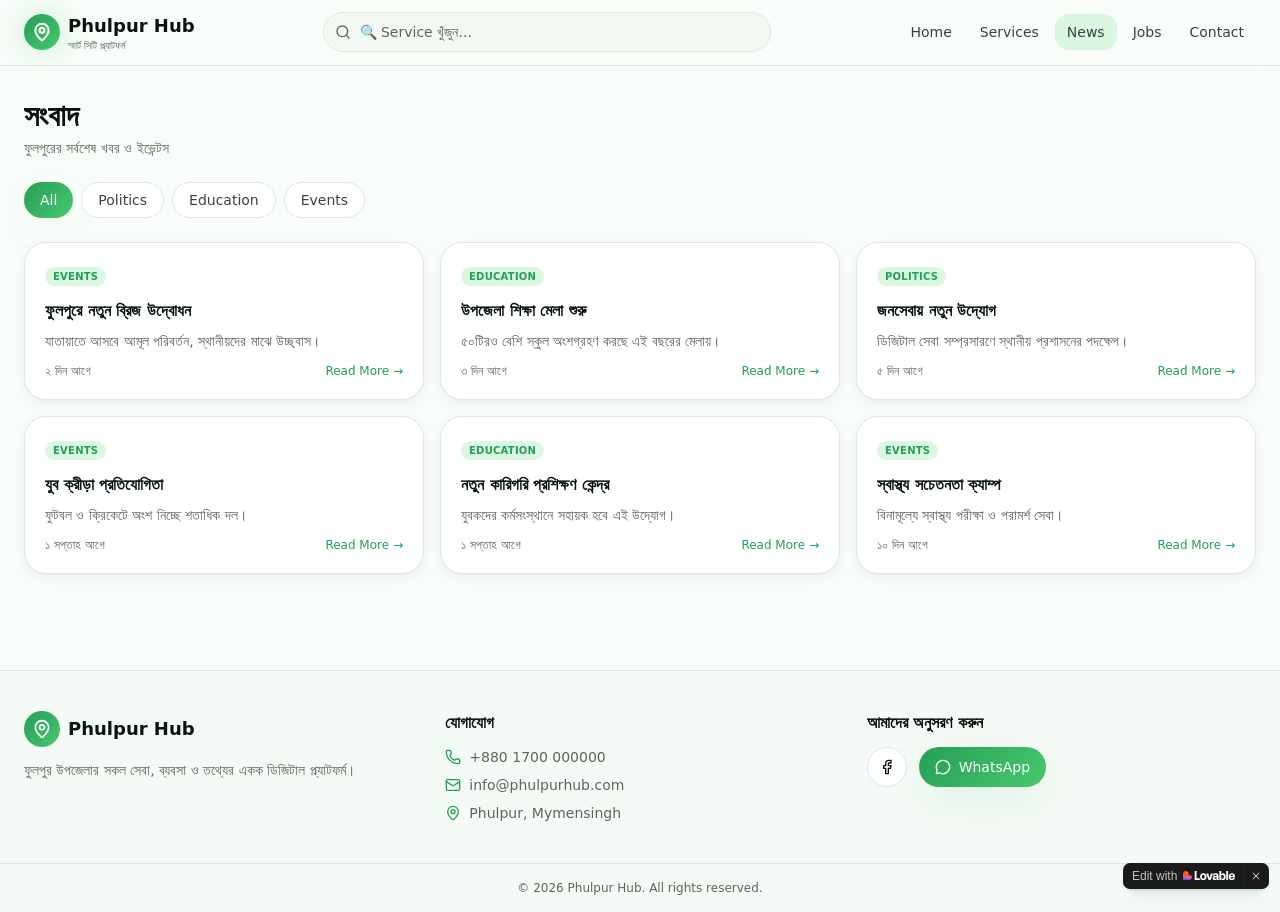
<file: phulpur-connect.lovable.app/news.html>
<!DOCTYPE html><html lang="bn">
<!-- Mirrored from phulpur-connect.lovable.app/news by HTTrack Website Copier/3.x [XR&CO'2014], Mon, 20 Apr 2026 18:08:03 GMT -->
<!-- Added by HTTrack --><meta http-equiv="content-type" content="text/html;charset=utf-8" /><!-- /Added by HTTrack -->
<head><meta charSet="utf-8"/><meta name="viewport" content="width=device-width, initial-scale=1"/><title>News — Phulpur Hub</title><meta name="author" content="Phulpur Hub"/><meta property="og:title" content="Phulpur Hub — ফুলপুরের ডিজিটাল সেবা প্ল্যাটফর্ম"/><meta property="og:description" content="ফুলপুর উপজেলার সকল সেবা, ব্যবসা, খবর ও চাকরি — এক প্ল্যাটফর্মে।"/><meta property="og:type" content="website"/><meta name="twitter:card" content="summary_large_image"/><meta name="twitter:title" content="Phulpur Hub — ফুলপুরের ডিজিটাল সেবা প্ল্যাটফর্ম"/><meta name="twitter:description" content="ফুলপুর উপজেলার সকল সেবা, ব্যবসা, খবর ও চাকরি — এক প্ল্যাটফর্মে।"/><meta property="og:image" content="../pub-bb2e103a32db4e198524a2e9ed8f35b4.r2.dev/a9438123-4714-4c1e-8fa5-da3c86d44de0/id-preview-c9450d6e--af042bba-7b79-4c94-b575-6cd7e34ca976.lovable.app-1776706655467.png"/><meta name="twitter:image" content="../pub-bb2e103a32db4e198524a2e9ed8f35b4.r2.dev/a9438123-4714-4c1e-8fa5-da3c86d44de0/id-preview-c9450d6e--af042bba-7b79-4c94-b575-6cd7e34ca976.lovable.app-1776706655467.png"/><meta name="description" content="ফুলপুরের সর্বশেষ খবর — রাজনীতি, শিক্ষা, ইভেন্টস।"/><link rel="modulepreload" href="assets/index-BZOZY0bm.js"/><link rel="modulepreload" href="assets/news-Db6N9h0W.js"/><link rel="modulepreload" href="assets/mock-DxxIvMzL.js"/><link rel="stylesheet" href="assets/styles-CfCjr2a9.css"/>
<style>
	@font-face {
		font-family: 'CameraPlainVariable';
		src: url('https://cdn.gpteng.co/mcp-widgets/v1/fonts/CameraPlainVariable.woff2') format('woff2');
		font-weight: 100 900;
		font-style: normal;
		font-display: swap;
	}

	#lovable-badge {
		--badge-bg: #1b1b1b;
		--badge-text: #c5c1b9;
		--badge-text-hover: #dcdad5;
		--badge-radius: 6px;
		--badge-padding: 8px;
		--badge-gap: 6px;
		--badge-shadow: 
			0 0 0 1px rgba(0, 0, 0, 0.88),
			0 1px 0 0 rgba(0, 0, 0, 0.04),
			0 2px 2px -1px rgba(0, 0, 0, 0.08),
			0 4px 4px -2px rgba(0, 0, 0, 0.08),
			0 8px 8px -4px rgba(0, 0, 0, 0.08),
			0 16px 16px -8px rgba(0, 0, 0, 0.08);
		--badge-transition-duration: 0.2s;
		--badge-transition-easing: cubic-bezier(0.16, 1, 0.32, 1);
		--focus-color: #575ECF;
		--focus-offset: 2px;
		--focus-width: 2px;
		
		position: fixed;
		bottom: 12px;
		right: 12px;
		height: 24px;
		display: flex;
		align-items: center;
		z-index: 1000000;
		background-color: var(--badge-bg);
		color: var(--badge-text);
		border-radius: var(--badge-radius);
		box-shadow: var(--badge-shadow);
		font-size: 12px;
		font-family: CameraPlainVariable, "CameraPlainVariable Fallback", -apple-system, BlinkMacSystemFont, 'Segoe UI', Roboto, sans-serif;
		font-weight: 400 !important;
		text-transform: none !important;
		font-feature-settings: normal !important;
		transform: translateZ(0);
		will-change: transform, opacity;
	}

	#lovable-badge-cta {
		display: flex;
		align-items: center;
		gap: var(--badge-gap);
		padding: 0 var(--badge-padding);
		height: 100%;
		color: inherit;
		text-decoration: none;
		white-space: nowrap;
		border-radius: var(--badge-radius) 0 0 var(--badge-radius);
		transition: 
			background-color var(--badge-transition-duration) ease,
			color var(--badge-transition-duration) ease,
			transform 0.1s ease;
	}

	#lovable-badge-cta:hover {
		background: rgba(255, 255, 255, 0.04);
		color: var(--badge-text-hover);
	}

	#lovable-badge-cta:active {
		transform: scale(0.98);
	}

	#lovable-badge-cta:focus {
		outline: none;
	}

	#lovable-badge-cta:focus-visible {
		outline: var(--focus-width) solid var(--focus-color);
		outline-offset: var(--focus-offset);
		z-index: 1;
	}

	#lovable-badge-text {
		line-height: 1;
	}

	#lovable-badge-divider {
		width: 1px;
		height: 24px;
		background-color: rgba(255, 255, 255, 0.04);
		flex-shrink: 0;
	}

	#lovable-badge-close {
		width: 24px;
		height: 24px;
		min-width: 24px;
		min-height: 24px;
		cursor: pointer;
		background: none;
		border: none;
		padding: 0;
		display: flex;
		align-items: center;
		justify-content: center;
		border-radius: 0 var(--badge-radius) var(--badge-radius) 0;
		flex-shrink: 0;
		transition: 
			background-color var(--badge-transition-duration) ease,
			transform 0.1s ease;
	}

	#lovable-badge-close:hover {
		background: rgba(255, 255, 255, 0.04);
	}

	#lovable-badge-close:active {
		transform: scale(0.92);
	}

	#lovable-badge-close:focus {
		outline: none;
	}

	#lovable-badge-close:focus-visible {
		outline: var(--focus-width) solid var(--focus-color);
		outline-offset: calc(var(--focus-offset) * -1);
		z-index: 1;
	}

	#lovable-badge-close svg path {
		fill: var(--badge-text);
		transition: fill var(--badge-transition-duration) ease;
	}

	#lovable-badge-close:hover svg path {
		fill: var(--badge-text-hover);
	}

	@media (prefers-reduced-motion: reduce) {
		#lovable-badge-cta,
		#lovable-badge-close,
		#lovable-badge-close svg path {
			transition: none;
		}
		
		#lovable-badge-cta:active,
		#lovable-badge-close:active {
			transform: none;
		}
	}

	@media (prefers-contrast: high) {
		#lovable-badge {
			--badge-bg: #000;
			--badge-text: #fff;
			--badge-text-hover: #fff;
			border: 2px solid currentColor;
		}
		
		#lovable-badge-cta:focus-visible,
		#lovable-badge-close:focus-visible {
			outline-width: 3px;
		}
	}
</style>
<script defer src="_flock.js" data-proxy-url="/~api/analytics"></script></head><body><div class="min-h-screen flex flex-col"><header class="sticky top-0 z-40 w-full border-b border-border bg-background/85 backdrop-blur-lg"><div class="mx-auto flex max-w-7xl items-center gap-3 px-4 py-3 md:px-6"><a href="index.html" class="flex items-center gap-2 shrink-0"><div class="flex h-9 w-9 items-center justify-center rounded-xl gradient-primary shadow-glow"><svg xmlns="http://www.w3.org/2000/svg" width="24" height="24" viewBox="0 0 24 24" fill="none" stroke="currentColor" stroke-width="2.5" stroke-linecap="round" stroke-linejoin="round" class="lucide lucide-map-pin h-5 w-5 text-primary-foreground" aria-hidden="true"><path d="M20 10c0 4.993-5.539 10.193-7.399 11.799a1 1 0 0 1-1.202 0C9.539 20.193 4 14.993 4 10a8 8 0 0 1 16 0"></path><circle cx="12" cy="10" r="3"></circle></svg></div><div class="leading-tight"><div class="font-bold text-base md:text-lg text-foreground">Phulpur Hub</div><div class="text-[10px] text-muted-foreground hidden sm:block">স্মার্ট সিটি প্ল্যাটফর্ম</div></div></a><div class="relative flex-1 max-w-md mx-auto"><svg xmlns="http://www.w3.org/2000/svg" width="24" height="24" viewBox="0 0 24 24" fill="none" stroke="currentColor" stroke-width="2" stroke-linecap="round" stroke-linejoin="round" class="lucide lucide-search absolute left-3 top-1/2 h-4 w-4 -translate-y-1/2 text-muted-foreground" aria-hidden="true"><path d="m21 21-4.34-4.34"></path><circle cx="11" cy="11" r="8"></circle></svg><input type="search" placeholder="🔍 Service খুঁজুন…" class="h-10 w-full rounded-full border border-border bg-secondary/60 pl-9 pr-4 text-sm placeholder:text-muted-foreground focus:bg-card focus:outline-none focus:ring-2 focus:ring-ring transition-smooth"/></div><nav class="hidden md:flex items-center gap-1"><a href="index.html" class="rounded-lg px-3 py-2 text-sm font-medium text-foreground/80 hover:bg-accent hover:text-accent-foreground transition-smooth">Home</a><a href="services.html" class="rounded-lg px-3 py-2 text-sm font-medium text-foreground/80 hover:bg-accent hover:text-accent-foreground transition-smooth">Services</a><a class="rounded-lg px-3 py-2 text-sm font-medium text-foreground/80 hover:bg-accent hover:text-accent-foreground transition-smooth bg-accent text-accent-foreground" href="news.html" data-status="active" aria-current="page">News</a><a href="jobs.html" class="rounded-lg px-3 py-2 text-sm font-medium text-foreground/80 hover:bg-accent hover:text-accent-foreground transition-smooth">Jobs</a><a href="contact.html" class="rounded-lg px-3 py-2 text-sm font-medium text-foreground/80 hover:bg-accent hover:text-accent-foreground transition-smooth">Contact</a></nav><button class="md:hidden inline-flex h-10 w-10 items-center justify-center rounded-lg hover:bg-accent transition-smooth" aria-label="Menu"><svg xmlns="http://www.w3.org/2000/svg" width="24" height="24" viewBox="0 0 24 24" fill="none" stroke="currentColor" stroke-width="2" stroke-linecap="round" stroke-linejoin="round" class="lucide lucide-menu h-5 w-5" aria-hidden="true"><path d="M4 5h16"></path><path d="M4 12h16"></path><path d="M4 19h16"></path></svg></button></div></header><main class="flex-1"><!--$--><div class="mx-auto max-w-7xl px-4 md:px-6 py-8"><h1 class="text-2xl md:text-3xl font-bold">সংবাদ</h1><p class="text-sm text-muted-foreground mt-1 mb-6">ফুলপুরের সর্বশেষ খবর ও ইভেন্টস</p><div class="flex flex-wrap gap-2 mb-6"><button class="h-9 px-4 rounded-full text-sm font-medium transition-smooth gradient-primary text-primary-foreground shadow-elegant">All</button><button class="h-9 px-4 rounded-full text-sm font-medium transition-smooth bg-card border border-border text-foreground/80 hover:bg-accent">Politics</button><button class="h-9 px-4 rounded-full text-sm font-medium transition-smooth bg-card border border-border text-foreground/80 hover:bg-accent">Education</button><button class="h-9 px-4 rounded-full text-sm font-medium transition-smooth bg-card border border-border text-foreground/80 hover:bg-accent">Events</button></div><div class="grid gap-4 sm:grid-cols-2 lg:grid-cols-3"><article class="rounded-2xl bg-card border border-border p-5 shadow-card hover:shadow-elegant hover:-translate-y-1 transition-smooth"><span class="text-[10px] font-semibold uppercase tracking-wide text-primary bg-accent px-2 py-1 rounded-full">Events</span><h3 class="font-bold text-base mt-3 mb-2 line-clamp-2">ফুলপুরে নতুন ব্রিজ উদ্বোধন</h3><p class="text-sm text-muted-foreground line-clamp-3 mb-3">যাতায়াতে আসবে আমূল পরিবর্তন, স্থানীয়দের মাঝে উচ্ছ্বাস।</p><div class="flex items-center justify-between text-xs"><span class="text-muted-foreground">২ দিন আগে</span><button class="font-medium text-primary hover:underline">Read More →</button></div></article><article class="rounded-2xl bg-card border border-border p-5 shadow-card hover:shadow-elegant hover:-translate-y-1 transition-smooth"><span class="text-[10px] font-semibold uppercase tracking-wide text-primary bg-accent px-2 py-1 rounded-full">Education</span><h3 class="font-bold text-base mt-3 mb-2 line-clamp-2">উপজেলা শিক্ষা মেলা শুরু</h3><p class="text-sm text-muted-foreground line-clamp-3 mb-3">৫০টিরও বেশি স্কুল অংশগ্রহণ করছে এই বছরের মেলায়।</p><div class="flex items-center justify-between text-xs"><span class="text-muted-foreground">৩ দিন আগে</span><button class="font-medium text-primary hover:underline">Read More →</button></div></article><article class="rounded-2xl bg-card border border-border p-5 shadow-card hover:shadow-elegant hover:-translate-y-1 transition-smooth"><span class="text-[10px] font-semibold uppercase tracking-wide text-primary bg-accent px-2 py-1 rounded-full">Politics</span><h3 class="font-bold text-base mt-3 mb-2 line-clamp-2">জনসেবায় নতুন উদ্যোগ</h3><p class="text-sm text-muted-foreground line-clamp-3 mb-3">ডিজিটাল সেবা সম্প্রসারণে স্থানীয় প্রশাসনের পদক্ষেপ।</p><div class="flex items-center justify-between text-xs"><span class="text-muted-foreground">৫ দিন আগে</span><button class="font-medium text-primary hover:underline">Read More →</button></div></article><article class="rounded-2xl bg-card border border-border p-5 shadow-card hover:shadow-elegant hover:-translate-y-1 transition-smooth"><span class="text-[10px] font-semibold uppercase tracking-wide text-primary bg-accent px-2 py-1 rounded-full">Events</span><h3 class="font-bold text-base mt-3 mb-2 line-clamp-2">যুব ক্রীড়া প্রতিযোগিতা</h3><p class="text-sm text-muted-foreground line-clamp-3 mb-3">ফুটবল ও ক্রিকেটে অংশ নিচ্ছে শতাধিক দল।</p><div class="flex items-center justify-between text-xs"><span class="text-muted-foreground">১ সপ্তাহ আগে</span><button class="font-medium text-primary hover:underline">Read More →</button></div></article><article class="rounded-2xl bg-card border border-border p-5 shadow-card hover:shadow-elegant hover:-translate-y-1 transition-smooth"><span class="text-[10px] font-semibold uppercase tracking-wide text-primary bg-accent px-2 py-1 rounded-full">Education</span><h3 class="font-bold text-base mt-3 mb-2 line-clamp-2">নতুন কারিগরি প্রশিক্ষণ কেন্দ্র</h3><p class="text-sm text-muted-foreground line-clamp-3 mb-3">যুবকদের কর্মসংস্থানে সহায়ক হবে এই উদ্যোগ।</p><div class="flex items-center justify-between text-xs"><span class="text-muted-foreground">১ সপ্তাহ আগে</span><button class="font-medium text-primary hover:underline">Read More →</button></div></article><article class="rounded-2xl bg-card border border-border p-5 shadow-card hover:shadow-elegant hover:-translate-y-1 transition-smooth"><span class="text-[10px] font-semibold uppercase tracking-wide text-primary bg-accent px-2 py-1 rounded-full">Events</span><h3 class="font-bold text-base mt-3 mb-2 line-clamp-2">স্বাস্থ্য সচেতনতা ক্যাম্প</h3><p class="text-sm text-muted-foreground line-clamp-3 mb-3">বিনামূল্যে স্বাস্থ্য পরীক্ষা ও পরামর্শ সেবা।</p><div class="flex items-center justify-between text-xs"><span class="text-muted-foreground">১০ দিন আগে</span><button class="font-medium text-primary hover:underline">Read More →</button></div></article></div></div><!--/$--></main><footer class="mt-16 border-t border-border bg-secondary/40"><div class="mx-auto max-w-7xl px-4 py-10 md:px-6 grid gap-8 md:grid-cols-3"><div><div class="flex items-center gap-2 mb-3"><div class="flex h-9 w-9 items-center justify-center rounded-xl gradient-primary"><svg xmlns="http://www.w3.org/2000/svg" width="24" height="24" viewBox="0 0 24 24" fill="none" stroke="currentColor" stroke-width="2" stroke-linecap="round" stroke-linejoin="round" class="lucide lucide-map-pin h-5 w-5 text-primary-foreground" aria-hidden="true"><path d="M20 10c0 4.993-5.539 10.193-7.399 11.799a1 1 0 0 1-1.202 0C9.539 20.193 4 14.993 4 10a8 8 0 0 1 16 0"></path><circle cx="12" cy="10" r="3"></circle></svg></div><span class="font-bold text-lg">Phulpur Hub</span></div><p class="text-sm text-muted-foreground leading-relaxed">ফুলপুর উপজেলার সকল সেবা, ব্যবসা ও তথ্যের একক ডিজিটাল প্ল্যাটফর্ম।</p></div><div><h4 class="font-semibold mb-3">যোগাযোগ</h4><ul class="space-y-2 text-sm text-muted-foreground"><li class="flex items-center gap-2"><svg xmlns="http://www.w3.org/2000/svg" width="24" height="24" viewBox="0 0 24 24" fill="none" stroke="currentColor" stroke-width="2" stroke-linecap="round" stroke-linejoin="round" class="lucide lucide-phone h-4 w-4 text-primary" aria-hidden="true"><path d="M13.832 16.568a1 1 0 0 0 1.213-.303l.355-.465A2 2 0 0 1 17 15h3a2 2 0 0 1 2 2v3a2 2 0 0 1-2 2A18 18 0 0 1 2 4a2 2 0 0 1 2-2h3a2 2 0 0 1 2 2v3a2 2 0 0 1-.8 1.6l-.468.351a1 1 0 0 0-.292 1.233 14 14 0 0 0 6.392 6.384"></path></svg> +880 1700 000000</li><li class="flex items-center gap-2"><svg xmlns="http://www.w3.org/2000/svg" width="24" height="24" viewBox="0 0 24 24" fill="none" stroke="currentColor" stroke-width="2" stroke-linecap="round" stroke-linejoin="round" class="lucide lucide-mail h-4 w-4 text-primary" aria-hidden="true"><path d="m22 7-8.991 5.727a2 2 0 0 1-2.009 0L2 7"></path><rect x="2" y="4" width="20" height="16" rx="2"></rect></svg> info@phulpurhub.com</li><li class="flex items-center gap-2"><svg xmlns="http://www.w3.org/2000/svg" width="24" height="24" viewBox="0 0 24 24" fill="none" stroke="currentColor" stroke-width="2" stroke-linecap="round" stroke-linejoin="round" class="lucide lucide-map-pin h-4 w-4 text-primary" aria-hidden="true"><path d="M20 10c0 4.993-5.539 10.193-7.399 11.799a1 1 0 0 1-1.202 0C9.539 20.193 4 14.993 4 10a8 8 0 0 1 16 0"></path><circle cx="12" cy="10" r="3"></circle></svg> Phulpur, Mymensingh</li></ul></div><div><h4 class="font-semibold mb-3">আমাদের অনুসরণ করুন</h4><div class="flex items-center gap-3"><a href="#" class="flex h-10 w-10 items-center justify-center rounded-full bg-card border border-border hover:bg-accent transition-smooth" aria-label="Facebook"><svg xmlns="http://www.w3.org/2000/svg" width="24" height="24" viewBox="0 0 24 24" fill="none" stroke="currentColor" stroke-width="2" stroke-linecap="round" stroke-linejoin="round" class="lucide lucide-facebook h-4 w-4" aria-hidden="true"><path d="M18 2h-3a5 5 0 0 0-5 5v3H7v4h3v8h4v-8h3l1-4h-4V7a1 1 0 0 1 1-1h3z"></path></svg></a><a href="https://wa.me/8801700000000" class="flex h-10 px-4 items-center justify-center gap-2 rounded-full gradient-primary text-primary-foreground text-sm font-medium shadow-elegant hover:opacity-90 transition-smooth"><svg xmlns="http://www.w3.org/2000/svg" width="24" height="24" viewBox="0 0 24 24" fill="none" stroke="currentColor" stroke-width="2" stroke-linecap="round" stroke-linejoin="round" class="lucide lucide-message-circle h-4 w-4" aria-hidden="true"><path d="M2.992 16.342a2 2 0 0 1 .094 1.167l-1.065 3.29a1 1 0 0 0 1.236 1.168l3.413-.998a2 2 0 0 1 1.099.092 10 10 0 1 0-4.777-4.719"></path></svg> WhatsApp</a></div></div></div><div class="border-t border-border py-4 text-center text-xs text-muted-foreground">© <!-- -->2026<!-- --> Phulpur Hub. All rights reserved.</div></footer><nav class="md:hidden fixed bottom-0 inset-x-0 z-40 border-t border-border bg-card/95 backdrop-blur-lg shadow-[0_-4px_20px_-8px_rgba(0,0,0,0.1)]"><div class="grid grid-cols-4"><a href="index.html" class="flex flex-col items-center justify-center gap-0.5 py-2.5 text-[11px] text-muted-foreground hover:text-primary transition-smooth"><svg xmlns="http://www.w3.org/2000/svg" width="24" height="24" viewBox="0 0 24 24" fill="none" stroke="currentColor" stroke-width="2.2" stroke-linecap="round" stroke-linejoin="round" class="lucide lucide-house h-5 w-5" aria-hidden="true"><path d="M15 21v-8a1 1 0 0 0-1-1h-4a1 1 0 0 0-1 1v8"></path><path d="M3 10a2 2 0 0 1 .709-1.528l7-6a2 2 0 0 1 2.582 0l7 6A2 2 0 0 1 21 10v9a2 2 0 0 1-2 2H5a2 2 0 0 1-2-2z"></path></svg><span class="font-medium">Home</span></a><a href="contact.html" class="flex flex-col items-center justify-center gap-0.5 py-2.5 text-[11px] text-muted-foreground hover:text-primary transition-smooth"><svg xmlns="http://www.w3.org/2000/svg" width="24" height="24" viewBox="0 0 24 24" fill="none" stroke="currentColor" stroke-width="2.2" stroke-linecap="round" stroke-linejoin="round" class="lucide lucide-phone h-5 w-5" aria-hidden="true"><path d="M13.832 16.568a1 1 0 0 0 1.213-.303l.355-.465A2 2 0 0 1 17 15h3a2 2 0 0 1 2 2v3a2 2 0 0 1-2 2A18 18 0 0 1 2 4a2 2 0 0 1 2-2h3a2 2 0 0 1 2 2v3a2 2 0 0 1-.8 1.6l-.468.351a1 1 0 0 0-.292 1.233 14 14 0 0 0 6.392 6.384"></path></svg><span class="font-medium">Contact</span></a><a class="flex flex-col items-center justify-center gap-0.5 py-2.5 text-[11px] text-muted-foreground hover:text-primary transition-smooth text-primary" href="news.html" data-status="active" aria-current="page"><svg xmlns="http://www.w3.org/2000/svg" width="24" height="24" viewBox="0 0 24 24" fill="none" stroke="currentColor" stroke-width="2.2" stroke-linecap="round" stroke-linejoin="round" class="lucide lucide-bell h-5 w-5" aria-hidden="true"><path d="M10.268 21a2 2 0 0 0 3.464 0"></path><path d="M3.262 15.326A1 1 0 0 0 4 17h16a1 1 0 0 0 .74-1.673C19.41 13.956 18 12.499 18 8A6 6 0 0 0 6 8c0 4.499-1.411 5.956-2.738 7.326"></path></svg><span class="font-medium">Notice</span></a><a href="add-business.html" class="flex flex-col items-center justify-center gap-0.5 py-2.5 text-[11px] text-muted-foreground hover:text-primary transition-smooth"><svg xmlns="http://www.w3.org/2000/svg" width="24" height="24" viewBox="0 0 24 24" fill="none" stroke="currentColor" stroke-width="2.2" stroke-linecap="round" stroke-linejoin="round" class="lucide lucide-user h-5 w-5" aria-hidden="true"><path d="M19 21v-2a4 4 0 0 0-4-4H9a4 4 0 0 0-4 4v2"></path><circle cx="12" cy="7" r="4"></circle></svg><span class="font-medium">Profile</span></a></div></nav></div><script class="$tsr" id="$tsr-stream-barrier">(self.$R=self.$R||{})["tsr"]=[];self.$_TSR={h(){this.hydrated=!0,this.c()},e(){this.streamEnded=!0,this.c()},c(){this.hydrated&&this.streamEnded&&(delete self.$_TSR,delete self.$R.tsr)},p(e){this.initialized?e():this.buffer.push(e)},buffer:[]};$_TSR.router=($R=>$R[0]={manifest:$R[1]={routes:$R[2]={__root__:$R[3]={preloads:$R[4]=["/assets/index-BZOZY0bm.js"],assets:$R[5]=[$R[6]={tag:"script",attrs:$R[7]={type:"module",async:!0},children:"import(\"/assets/index-BZOZY0bm.js\")"}]},"/news":$R[8]={preloads:$R[9]=["/assets/news-Db6N9h0W.js","/assets/mock-DxxIvMzL.js"]}}},matches:$R[10]=[$R[11]={i:"__root__ ",u:1776708461275,s:"success",ssr:!0},$R[12]={i:" news news",u:1776708461275,s:"success",ssr:!0}],lastMatchId:" news news"})($R["tsr"]);$_TSR.e();document.currentScript.remove()</script><script type="module" async="">import("assets/index-BZOZY0bm.js")</script>
<aside 
	id="lovable-badge" 
	role="complementary"
	dir="ltr"
	lang="en"
	aria-label="Edit with Lovable">
	<a 
		id="lovable-badge-cta" 
		target="_blank" 
		href="https://lovable.dev/projects/af042bba-7b79-4c94-b575-6cd7e34ca976?utm_source=lovable-badge"
		rel="noopener"
		aria-label="Edit with Lovable">
		<span id="lovable-badge-text">Edit with</span>
		<svg xmlns="http://www.w3.org/2000/svg" width="52" height="16" fill="none" viewBox="0 0 52 16">
  <path fill="#FCFBF8" fill-rule="evenodd" d="M20.318 5.25c.643 0 1.206.14 1.69.418a2.81 2.81 0 0 1 1.118 1.191c.266.513.4 1.115.4 1.807s-.134 1.296-.4 1.812a2.81 2.81 0 0 1-1.118 1.193c-.484.278-1.047.418-1.69.418s-1.208-.14-1.695-.418a2.85 2.85 0 0 1-1.125-1.193c-.262-.516-.393-1.12-.393-1.812s.131-1.294.393-1.807a2.848 2.848 0 0 1 1.125-1.191c.487-.279 1.052-.418 1.695-.418Zm0 1.425c-.27 0-.504.076-.7.228-.193.147-.34.37-.443.67-.102.295-.153.66-.153 1.093 0 .435.05.801.153 1.1.102.3.25.524.443.676.196.147.43.22.7.22.27 0 .502-.073.694-.22.193-.152.341-.375.443-.67.103-.299.153-.667.153-1.106 0-.65-.112-1.145-.337-1.481a1.08 1.08 0 0 0-.953-.51ZM32.7 5.25c.61 0 1.127.1 1.549.3.422.197.74.48.953.849.217.368.325.809.325 1.32v2.704c0 .29.02.562.062.812.044.245.108.4.19.466V12h-1.935a5.895 5.895 0 0 1-.105-.684 7.745 7.745 0 0 1-.02-.228 2.293 2.293 0 0 1-.151.203c-.205.242-.47.437-.793.584-.32.143-.685.215-1.094.215-.406 0-.77-.08-1.094-.24a1.845 1.845 0 0 1-.756-.682 1.984 1.984 0 0 1-.27-1.045c0-.606.178-1.069.535-1.388.356-.324.87-.534 1.542-.633l1.125-.16c.225-.032.403-.074.534-.123a.622.622 0 0 0 .288-.196.549.549 0 0 0 .093-.327.65.65 0 0 0-.11-.367.702.702 0 0 0-.32-.27c-.14-.07-.31-.105-.51-.105-.32 0-.576.083-.768.251-.193.164-.298.39-.314.676h-1.923c.016-.434.147-.82.393-1.155.25-.34.596-.604 1.039-.792.442-.189.954-.283 1.535-.283Zm.99 3.498a.98.98 0 0 1-.215.14 2.49 2.49 0 0 1-.584.178l-.473.092c-.315.061-.553.156-.713.283-.155.127-.233.305-.233.534 0 .23.084.412.252.547.168.135.383.203.645.203s.494-.058.694-.173c.201-.118.355-.282.461-.49.11-.21.166-.448.166-.714v-.6Zm4.526-2.375c.065-.125.138-.243.221-.349.197-.25.437-.44.719-.571.282-.135.6-.203.952-.203.528 0 .988.138 1.377.412.389.275.688.67.896 1.186.21.512.314 1.12.314 1.824 0 .7-.107 1.309-.32 1.825-.213.512-.518.906-.915 1.18-.393.275-.854.412-1.383.412-.352 0-.667-.062-.946-.184a1.832 1.832 0 0 1-.7-.554 2.2 2.2 0 0 1-.234-.383V12h-1.843V3h1.862v3.373Zm1.284.296c-.274 0-.51.085-.707.253-.192.163-.338.397-.436.7a3.376 3.376 0 0 0-.148 1.05c0 .406.05.759.148 1.058.098.299.243.53.436.694.197.164.433.246.707.246.279 0 .512-.082.7-.246.193-.164.336-.395.43-.694.099-.3.148-.652.148-1.058 0-.405-.05-.757-.147-1.056-.095-.299-.238-.53-.43-.694a1.015 1.015 0 0 0-.7-.253Zm9.416-1.419c.602 0 1.136.131 1.604.393.466.262.829.643 1.086 1.143.263.5.394 1.097.394 1.794 0 .25-.002.449-.006.596H47.51c.018.288.071.538.164.75a1.3 1.3 0 0 0 .491.596c.214.13.465.196.757.196.319 0 .583-.082.792-.246.209-.167.34-.403.393-.706h1.862a2.48 2.48 0 0 1-.485 1.235 2.54 2.54 0 0 1-1.051.805c-.439.188-.949.283-1.53.283-.655 0-1.225-.125-1.708-.375a2.672 2.672 0 0 1-1.13-1.143c-.267-.508-.4-1.137-.4-1.887 0-.712.14-1.327.418-1.843a2.86 2.86 0 0 1 1.155-1.186c.491-.27 1.051-.405 1.678-.405Zm-.044 1.345c-.274 0-.516.068-.725.203a1.29 1.29 0 0 0-.479.59 2.045 2.045 0 0 0-.132.498h2.562a1.873 1.873 0 0 0-.138-.602 1.061 1.061 0 0 0-.418-.516 1.243 1.243 0 0 0-.67-.173Z" clip-rule="evenodd"/>
  <path fill="#FCFBF8" d="m26.605 9.995 1.342-4.566h1.924L27.628 12h-2.07l-2.33-6.57h1.98l1.397 4.565Zm-13.013.143h2.256c1.632 0 1.421 1.837 1.418 1.861h-5.603V3h1.93v7.138Zm31.516 1.861h-1.862V3h1.862v8.999Z"/>
  <path fill="url(#a)" fill-rule="evenodd" d="M2.7 3c1.492 0 2.7 1.192 2.7 2.663v1.012h.9c1.49 0 2.7 1.192 2.7 2.662S7.791 12 6.3 12H0V5.663C0 4.193 1.209 3 2.7 3Z" clip-rule="evenodd"/>
  <defs>
    <radialGradient id="a" cx="0" cy="0" r="1" gradientTransform="matrix(-1.54236 7.07838 -10.231 -2.15602 4.627 5.022)" gradientUnits="userSpaceOnUse">
      <stop offset=".106" stop-color="#FE7B02"/>
      <stop offset=".394" stop-color="#FE3F21"/>
      <stop offset=".608" stop-color="#F858BC"/>
      <stop offset=".929" stop-color="#575ECF"/>
    </radialGradient>
  </defs>
</svg>


	</a>
	
	<span id="lovable-badge-divider" aria-hidden="true"></span>
	
	<button 
		id="lovable-badge-close"
		aria-label="Dismiss"
		title="Dismiss"
		type="button">
		<svg xmlns="http://www.w3.org/2000/svg" width="16" height="16" fill="none" viewBox="0 0 16 16" aria-hidden="true">
			<path d="M10.646 4.646a.5.5 0 1 1 .707.708L8.707 8l2.646 2.646a.5.5 0 1 1-.707.707L8 8.707l-2.646 2.646a.5.5 0 1 1-.708-.707L7.293 8 4.646 5.354a.5.5 0 1 1 .708-.708L8 7.293l2.646-2.647Z"/>
		</svg>
	</button>
</aside>
<script>
	// Don't show the lovable-badge if the page is in an iframe or if it's being rendered by puppeteer (screenshot service)
	if (window.self !== window.top || navigator.userAgent.includes('puppeteer')) {
		// the page is in an iframe
		var badge = document.getElementById('lovable-badge');
		if (badge) {
			badge.style.display = 'none';
		}
	}

	// Add click event listener to close button with animation
	var closeButton = document.getElementById('lovable-badge-close');
	if (closeButton) {
		closeButton.addEventListener('click', function(event) {
			event.preventDefault();
			event.stopPropagation();
			var badge = document.getElementById('lovable-badge');
			if (badge) {
				badge.classList.add('closing');
				setTimeout(function() {
					if (badge) {
						badge.style.display = 'none';
					}
				}, 240);
			}
		});
	}
</script>
</body>
<!-- Mirrored from phulpur-connect.lovable.app/news by HTTrack Website Copier/3.x [XR&CO'2014], Mon, 20 Apr 2026 18:08:06 GMT -->
</html>
</file>
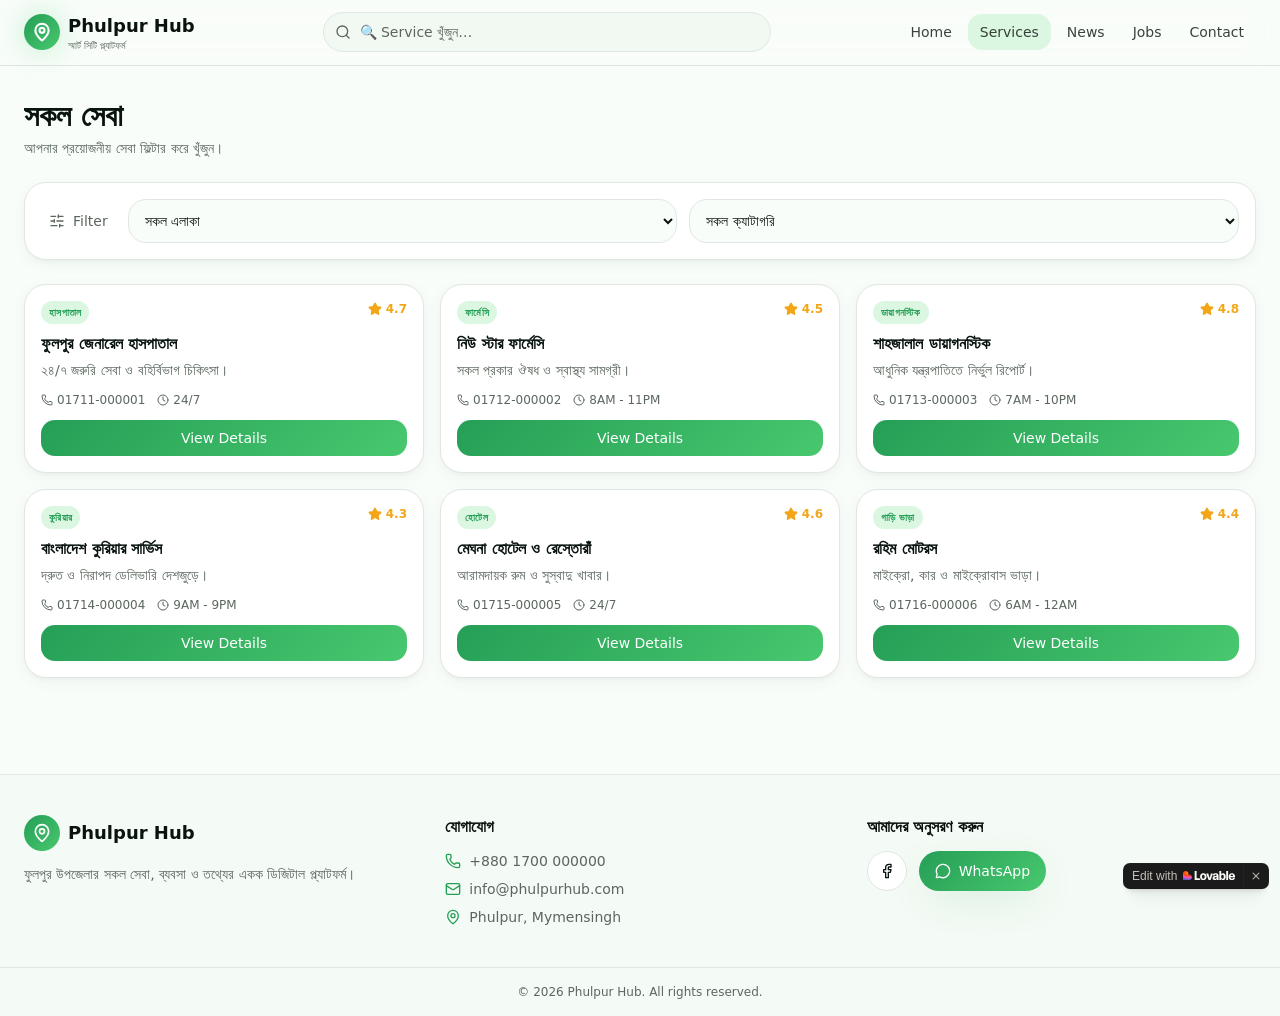
<file: phulpur-connect.lovable.app/services.html>
<!DOCTYPE html><html lang="bn">
<!-- Mirrored from phulpur-connect.lovable.app/services by HTTrack Website Copier/3.x [XR&CO'2014], Mon, 20 Apr 2026 18:08:00 GMT -->
<!-- Added by HTTrack --><meta http-equiv="content-type" content="text/html;charset=utf-8" /><!-- /Added by HTTrack -->
<head><meta charSet="utf-8"/><meta name="viewport" content="width=device-width, initial-scale=1"/><title>Services — Phulpur Hub</title><meta name="author" content="Phulpur Hub"/><meta property="og:title" content="Phulpur Hub — ফুলপুরের ডিজিটাল সেবা প্ল্যাটফর্ম"/><meta property="og:description" content="ফুলপুর উপজেলার সকল সেবা, ব্যবসা, খবর ও চাকরি — এক প্ল্যাটফর্মে।"/><meta property="og:type" content="website"/><meta name="twitter:card" content="summary_large_image"/><meta name="twitter:title" content="Phulpur Hub — ফুলপুরের ডিজিটাল সেবা প্ল্যাটফর্ম"/><meta name="twitter:description" content="ফুলপুর উপজেলার সকল সেবা, ব্যবসা, খবর ও চাকরি — এক প্ল্যাটফর্মে।"/><meta property="og:image" content="../pub-bb2e103a32db4e198524a2e9ed8f35b4.r2.dev/a9438123-4714-4c1e-8fa5-da3c86d44de0/id-preview-c9450d6e--af042bba-7b79-4c94-b575-6cd7e34ca976.lovable.app-1776706655467.png"/><meta name="twitter:image" content="../pub-bb2e103a32db4e198524a2e9ed8f35b4.r2.dev/a9438123-4714-4c1e-8fa5-da3c86d44de0/id-preview-c9450d6e--af042bba-7b79-4c94-b575-6cd7e34ca976.lovable.app-1776706655467.png"/><meta name="description" content="ফুলপুরের সকল সেবা ও ব্যবসা — ক্যাটাগরি ও এলাকা অনুযায়ী খুঁজুন।"/><link rel="modulepreload" href="assets/index-BZOZY0bm.js"/><link rel="modulepreload" href="assets/services-D3E31Tg8.js"/><link rel="modulepreload" href="assets/BusinessCard-DnQny3jX.js"/><link rel="modulepreload" href="assets/mock-DxxIvMzL.js"/><link rel="modulepreload" href="assets/star-Bf00vFev.js"/><link rel="stylesheet" href="assets/styles-CfCjr2a9.css"/>
<style>
	@font-face {
		font-family: 'CameraPlainVariable';
		src: url('https://cdn.gpteng.co/mcp-widgets/v1/fonts/CameraPlainVariable.woff2') format('woff2');
		font-weight: 100 900;
		font-style: normal;
		font-display: swap;
	}

	#lovable-badge {
		--badge-bg: #1b1b1b;
		--badge-text: #c5c1b9;
		--badge-text-hover: #dcdad5;
		--badge-radius: 6px;
		--badge-padding: 8px;
		--badge-gap: 6px;
		--badge-shadow: 
			0 0 0 1px rgba(0, 0, 0, 0.88),
			0 1px 0 0 rgba(0, 0, 0, 0.04),
			0 2px 2px -1px rgba(0, 0, 0, 0.08),
			0 4px 4px -2px rgba(0, 0, 0, 0.08),
			0 8px 8px -4px rgba(0, 0, 0, 0.08),
			0 16px 16px -8px rgba(0, 0, 0, 0.08);
		--badge-transition-duration: 0.2s;
		--badge-transition-easing: cubic-bezier(0.16, 1, 0.32, 1);
		--focus-color: #575ECF;
		--focus-offset: 2px;
		--focus-width: 2px;
		
		position: fixed;
		bottom: 12px;
		right: 12px;
		height: 24px;
		display: flex;
		align-items: center;
		z-index: 1000000;
		background-color: var(--badge-bg);
		color: var(--badge-text);
		border-radius: var(--badge-radius);
		box-shadow: var(--badge-shadow);
		font-size: 12px;
		font-family: CameraPlainVariable, "CameraPlainVariable Fallback", -apple-system, BlinkMacSystemFont, 'Segoe UI', Roboto, sans-serif;
		font-weight: 400 !important;
		text-transform: none !important;
		font-feature-settings: normal !important;
		transform: translateZ(0);
		will-change: transform, opacity;
	}

	#lovable-badge-cta {
		display: flex;
		align-items: center;
		gap: var(--badge-gap);
		padding: 0 var(--badge-padding);
		height: 100%;
		color: inherit;
		text-decoration: none;
		white-space: nowrap;
		border-radius: var(--badge-radius) 0 0 var(--badge-radius);
		transition: 
			background-color var(--badge-transition-duration) ease,
			color var(--badge-transition-duration) ease,
			transform 0.1s ease;
	}

	#lovable-badge-cta:hover {
		background: rgba(255, 255, 255, 0.04);
		color: var(--badge-text-hover);
	}

	#lovable-badge-cta:active {
		transform: scale(0.98);
	}

	#lovable-badge-cta:focus {
		outline: none;
	}

	#lovable-badge-cta:focus-visible {
		outline: var(--focus-width) solid var(--focus-color);
		outline-offset: var(--focus-offset);
		z-index: 1;
	}

	#lovable-badge-text {
		line-height: 1;
	}

	#lovable-badge-divider {
		width: 1px;
		height: 24px;
		background-color: rgba(255, 255, 255, 0.04);
		flex-shrink: 0;
	}

	#lovable-badge-close {
		width: 24px;
		height: 24px;
		min-width: 24px;
		min-height: 24px;
		cursor: pointer;
		background: none;
		border: none;
		padding: 0;
		display: flex;
		align-items: center;
		justify-content: center;
		border-radius: 0 var(--badge-radius) var(--badge-radius) 0;
		flex-shrink: 0;
		transition: 
			background-color var(--badge-transition-duration) ease,
			transform 0.1s ease;
	}

	#lovable-badge-close:hover {
		background: rgba(255, 255, 255, 0.04);
	}

	#lovable-badge-close:active {
		transform: scale(0.92);
	}

	#lovable-badge-close:focus {
		outline: none;
	}

	#lovable-badge-close:focus-visible {
		outline: var(--focus-width) solid var(--focus-color);
		outline-offset: calc(var(--focus-offset) * -1);
		z-index: 1;
	}

	#lovable-badge-close svg path {
		fill: var(--badge-text);
		transition: fill var(--badge-transition-duration) ease;
	}

	#lovable-badge-close:hover svg path {
		fill: var(--badge-text-hover);
	}

	@media (prefers-reduced-motion: reduce) {
		#lovable-badge-cta,
		#lovable-badge-close,
		#lovable-badge-close svg path {
			transition: none;
		}
		
		#lovable-badge-cta:active,
		#lovable-badge-close:active {
			transform: none;
		}
	}

	@media (prefers-contrast: high) {
		#lovable-badge {
			--badge-bg: #000;
			--badge-text: #fff;
			--badge-text-hover: #fff;
			border: 2px solid currentColor;
		}
		
		#lovable-badge-cta:focus-visible,
		#lovable-badge-close:focus-visible {
			outline-width: 3px;
		}
	}
</style>
<script defer src="_flock.js" data-proxy-url="/~api/analytics"></script></head><body><div class="min-h-screen flex flex-col"><header class="sticky top-0 z-40 w-full border-b border-border bg-background/85 backdrop-blur-lg"><div class="mx-auto flex max-w-7xl items-center gap-3 px-4 py-3 md:px-6"><a href="index.html" class="flex items-center gap-2 shrink-0"><div class="flex h-9 w-9 items-center justify-center rounded-xl gradient-primary shadow-glow"><svg xmlns="http://www.w3.org/2000/svg" width="24" height="24" viewBox="0 0 24 24" fill="none" stroke="currentColor" stroke-width="2.5" stroke-linecap="round" stroke-linejoin="round" class="lucide lucide-map-pin h-5 w-5 text-primary-foreground" aria-hidden="true"><path d="M20 10c0 4.993-5.539 10.193-7.399 11.799a1 1 0 0 1-1.202 0C9.539 20.193 4 14.993 4 10a8 8 0 0 1 16 0"></path><circle cx="12" cy="10" r="3"></circle></svg></div><div class="leading-tight"><div class="font-bold text-base md:text-lg text-foreground">Phulpur Hub</div><div class="text-[10px] text-muted-foreground hidden sm:block">স্মার্ট সিটি প্ল্যাটফর্ম</div></div></a><div class="relative flex-1 max-w-md mx-auto"><svg xmlns="http://www.w3.org/2000/svg" width="24" height="24" viewBox="0 0 24 24" fill="none" stroke="currentColor" stroke-width="2" stroke-linecap="round" stroke-linejoin="round" class="lucide lucide-search absolute left-3 top-1/2 h-4 w-4 -translate-y-1/2 text-muted-foreground" aria-hidden="true"><path d="m21 21-4.34-4.34"></path><circle cx="11" cy="11" r="8"></circle></svg><input type="search" placeholder="🔍 Service খুঁজুন…" class="h-10 w-full rounded-full border border-border bg-secondary/60 pl-9 pr-4 text-sm placeholder:text-muted-foreground focus:bg-card focus:outline-none focus:ring-2 focus:ring-ring transition-smooth"/></div><nav class="hidden md:flex items-center gap-1"><a href="index.html" class="rounded-lg px-3 py-2 text-sm font-medium text-foreground/80 hover:bg-accent hover:text-accent-foreground transition-smooth">Home</a><a class="rounded-lg px-3 py-2 text-sm font-medium text-foreground/80 hover:bg-accent hover:text-accent-foreground transition-smooth bg-accent text-accent-foreground" href="services.html" data-status="active" aria-current="page">Services</a><a href="news.html" class="rounded-lg px-3 py-2 text-sm font-medium text-foreground/80 hover:bg-accent hover:text-accent-foreground transition-smooth">News</a><a href="jobs.html" class="rounded-lg px-3 py-2 text-sm font-medium text-foreground/80 hover:bg-accent hover:text-accent-foreground transition-smooth">Jobs</a><a href="contact.html" class="rounded-lg px-3 py-2 text-sm font-medium text-foreground/80 hover:bg-accent hover:text-accent-foreground transition-smooth">Contact</a></nav><button class="md:hidden inline-flex h-10 w-10 items-center justify-center rounded-lg hover:bg-accent transition-smooth" aria-label="Menu"><svg xmlns="http://www.w3.org/2000/svg" width="24" height="24" viewBox="0 0 24 24" fill="none" stroke="currentColor" stroke-width="2" stroke-linecap="round" stroke-linejoin="round" class="lucide lucide-menu h-5 w-5" aria-hidden="true"><path d="M4 5h16"></path><path d="M4 12h16"></path><path d="M4 19h16"></path></svg></button></div></header><main class="flex-1"><!--$--><div class="mx-auto max-w-7xl px-4 md:px-6 py-8"><div class="mb-6"><h1 class="text-2xl md:text-3xl font-bold">সকল সেবা</h1><p class="text-sm text-muted-foreground mt-1">আপনার প্রয়োজনীয় সেবা ফিল্টার করে খুঁজুন।</p></div><div class="rounded-2xl bg-card border border-border p-4 shadow-card mb-6 grid gap-3 sm:grid-cols-[auto_1fr_1fr]"><div class="hidden sm:flex items-center gap-2 text-sm font-medium text-muted-foreground px-2"><svg xmlns="http://www.w3.org/2000/svg" width="24" height="24" viewBox="0 0 24 24" fill="none" stroke="currentColor" stroke-width="2" stroke-linecap="round" stroke-linejoin="round" class="lucide lucide-sliders-horizontal h-4 w-4" aria-hidden="true"><path d="M10 5H3"></path><path d="M12 19H3"></path><path d="M14 3v4"></path><path d="M16 17v4"></path><path d="M21 12h-9"></path><path d="M21 19h-5"></path><path d="M21 5h-7"></path><path d="M8 10v4"></path><path d="M8 12H3"></path></svg> Filter</div><select class="h-11 rounded-xl border border-border bg-background px-3 text-sm focus:outline-none focus:ring-2 focus:ring-ring"><option selected="">সকল এলাকা</option><option>ফুলপুর সদর</option><option>বালিয়া</option><option>রামভদ্রপুর</option><option>পয়ারী</option><option>সিংহেশ্বর</option></select><select class="h-11 rounded-xl border border-border bg-background px-3 text-sm focus:outline-none focus:ring-2 focus:ring-ring"><option selected="">সকল ক্যাটাগরি</option><option>হাসপাতাল</option><option>ডাক্তার</option><option>ফার্মেসি</option><option>কুরিয়ার</option><option>হোটেল</option><option>গাড়ি ভাড়া</option><option>ডায়াগনস্টিক</option></select></div><div class="grid gap-4 sm:grid-cols-2 lg:grid-cols-3"><article class="group rounded-2xl bg-card border border-border p-4 shadow-card hover:shadow-elegant hover:-translate-y-1 hover:border-primary/30 transition-smooth"><div class="flex items-start justify-between gap-2 mb-2"><span class="inline-block text-[10px] font-semibold uppercase tracking-wide text-primary bg-accent px-2 py-1 rounded-full">হাসপাতাল</span><div class="flex items-center gap-1 text-xs font-semibold text-warning"><svg xmlns="http://www.w3.org/2000/svg" width="24" height="24" viewBox="0 0 24 24" fill="none" stroke="currentColor" stroke-width="2" stroke-linecap="round" stroke-linejoin="round" class="lucide lucide-star h-3.5 w-3.5 fill-current" aria-hidden="true"><path d="M11.525 2.295a.53.53 0 0 1 .95 0l2.31 4.679a2.123 2.123 0 0 0 1.595 1.16l5.166.756a.53.53 0 0 1 .294.904l-3.736 3.638a2.123 2.123 0 0 0-.611 1.878l.882 5.14a.53.53 0 0 1-.771.56l-4.618-2.428a2.122 2.122 0 0 0-1.973 0L6.396 21.01a.53.53 0 0 1-.77-.56l.881-5.139a2.122 2.122 0 0 0-.611-1.879L2.16 9.795a.53.53 0 0 1 .294-.906l5.165-.755a2.122 2.122 0 0 0 1.597-1.16z"></path></svg> <!-- -->4.7</div></div><h3 class="font-bold text-base text-foreground mb-1 line-clamp-1">ফুলপুর জেনারেল হাসপাতাল</h3><p class="text-sm text-muted-foreground line-clamp-2 mb-3">২৪/৭ জরুরি সেবা ও বহির্বিভাগ চিকিৎসা।</p><div class="flex items-center gap-3 text-xs text-muted-foreground mb-3"><span class="flex items-center gap-1"><svg xmlns="http://www.w3.org/2000/svg" width="24" height="24" viewBox="0 0 24 24" fill="none" stroke="currentColor" stroke-width="2" stroke-linecap="round" stroke-linejoin="round" class="lucide lucide-phone h-3 w-3" aria-hidden="true"><path d="M13.832 16.568a1 1 0 0 0 1.213-.303l.355-.465A2 2 0 0 1 17 15h3a2 2 0 0 1 2 2v3a2 2 0 0 1-2 2A18 18 0 0 1 2 4a2 2 0 0 1 2-2h3a2 2 0 0 1 2 2v3a2 2 0 0 1-.8 1.6l-.468.351a1 1 0 0 0-.292 1.233 14 14 0 0 0 6.392 6.384"></path></svg> <!-- -->01711-000001</span><span class="flex items-center gap-1"><svg xmlns="http://www.w3.org/2000/svg" width="24" height="24" viewBox="0 0 24 24" fill="none" stroke="currentColor" stroke-width="2" stroke-linecap="round" stroke-linejoin="round" class="lucide lucide-clock h-3 w-3" aria-hidden="true"><circle cx="12" cy="12" r="10"></circle><path d="M12 6v6l4 2"></path></svg> <!-- -->24/7</span></div><a href="business.html" class="inline-flex w-full items-center justify-center h-9 rounded-lg gradient-primary text-primary-foreground text-sm font-medium hover:opacity-90 transition-smooth">View Details</a></article><article class="group rounded-2xl bg-card border border-border p-4 shadow-card hover:shadow-elegant hover:-translate-y-1 hover:border-primary/30 transition-smooth"><div class="flex items-start justify-between gap-2 mb-2"><span class="inline-block text-[10px] font-semibold uppercase tracking-wide text-primary bg-accent px-2 py-1 rounded-full">ফার্মেসি</span><div class="flex items-center gap-1 text-xs font-semibold text-warning"><svg xmlns="http://www.w3.org/2000/svg" width="24" height="24" viewBox="0 0 24 24" fill="none" stroke="currentColor" stroke-width="2" stroke-linecap="round" stroke-linejoin="round" class="lucide lucide-star h-3.5 w-3.5 fill-current" aria-hidden="true"><path d="M11.525 2.295a.53.53 0 0 1 .95 0l2.31 4.679a2.123 2.123 0 0 0 1.595 1.16l5.166.756a.53.53 0 0 1 .294.904l-3.736 3.638a2.123 2.123 0 0 0-.611 1.878l.882 5.14a.53.53 0 0 1-.771.56l-4.618-2.428a2.122 2.122 0 0 0-1.973 0L6.396 21.01a.53.53 0 0 1-.77-.56l.881-5.139a2.122 2.122 0 0 0-.611-1.879L2.16 9.795a.53.53 0 0 1 .294-.906l5.165-.755a2.122 2.122 0 0 0 1.597-1.16z"></path></svg> <!-- -->4.5</div></div><h3 class="font-bold text-base text-foreground mb-1 line-clamp-1">নিউ স্টার ফার্মেসি</h3><p class="text-sm text-muted-foreground line-clamp-2 mb-3">সকল প্রকার ঔষধ ও স্বাস্থ্য সামগ্রী।</p><div class="flex items-center gap-3 text-xs text-muted-foreground mb-3"><span class="flex items-center gap-1"><svg xmlns="http://www.w3.org/2000/svg" width="24" height="24" viewBox="0 0 24 24" fill="none" stroke="currentColor" stroke-width="2" stroke-linecap="round" stroke-linejoin="round" class="lucide lucide-phone h-3 w-3" aria-hidden="true"><path d="M13.832 16.568a1 1 0 0 0 1.213-.303l.355-.465A2 2 0 0 1 17 15h3a2 2 0 0 1 2 2v3a2 2 0 0 1-2 2A18 18 0 0 1 2 4a2 2 0 0 1 2-2h3a2 2 0 0 1 2 2v3a2 2 0 0 1-.8 1.6l-.468.351a1 1 0 0 0-.292 1.233 14 14 0 0 0 6.392 6.384"></path></svg> <!-- -->01712-000002</span><span class="flex items-center gap-1"><svg xmlns="http://www.w3.org/2000/svg" width="24" height="24" viewBox="0 0 24 24" fill="none" stroke="currentColor" stroke-width="2" stroke-linecap="round" stroke-linejoin="round" class="lucide lucide-clock h-3 w-3" aria-hidden="true"><circle cx="12" cy="12" r="10"></circle><path d="M12 6v6l4 2"></path></svg> <!-- -->8AM - 11PM</span></div><a href="business.html" class="inline-flex w-full items-center justify-center h-9 rounded-lg gradient-primary text-primary-foreground text-sm font-medium hover:opacity-90 transition-smooth">View Details</a></article><article class="group rounded-2xl bg-card border border-border p-4 shadow-card hover:shadow-elegant hover:-translate-y-1 hover:border-primary/30 transition-smooth"><div class="flex items-start justify-between gap-2 mb-2"><span class="inline-block text-[10px] font-semibold uppercase tracking-wide text-primary bg-accent px-2 py-1 rounded-full">ডায়াগনস্টিক</span><div class="flex items-center gap-1 text-xs font-semibold text-warning"><svg xmlns="http://www.w3.org/2000/svg" width="24" height="24" viewBox="0 0 24 24" fill="none" stroke="currentColor" stroke-width="2" stroke-linecap="round" stroke-linejoin="round" class="lucide lucide-star h-3.5 w-3.5 fill-current" aria-hidden="true"><path d="M11.525 2.295a.53.53 0 0 1 .95 0l2.31 4.679a2.123 2.123 0 0 0 1.595 1.16l5.166.756a.53.53 0 0 1 .294.904l-3.736 3.638a2.123 2.123 0 0 0-.611 1.878l.882 5.14a.53.53 0 0 1-.771.56l-4.618-2.428a2.122 2.122 0 0 0-1.973 0L6.396 21.01a.53.53 0 0 1-.77-.56l.881-5.139a2.122 2.122 0 0 0-.611-1.879L2.16 9.795a.53.53 0 0 1 .294-.906l5.165-.755a2.122 2.122 0 0 0 1.597-1.16z"></path></svg> <!-- -->4.8</div></div><h3 class="font-bold text-base text-foreground mb-1 line-clamp-1">শাহজালাল ডায়াগনস্টিক</h3><p class="text-sm text-muted-foreground line-clamp-2 mb-3">আধুনিক যন্ত্রপাতিতে নির্ভুল রিপোর্ট।</p><div class="flex items-center gap-3 text-xs text-muted-foreground mb-3"><span class="flex items-center gap-1"><svg xmlns="http://www.w3.org/2000/svg" width="24" height="24" viewBox="0 0 24 24" fill="none" stroke="currentColor" stroke-width="2" stroke-linecap="round" stroke-linejoin="round" class="lucide lucide-phone h-3 w-3" aria-hidden="true"><path d="M13.832 16.568a1 1 0 0 0 1.213-.303l.355-.465A2 2 0 0 1 17 15h3a2 2 0 0 1 2 2v3a2 2 0 0 1-2 2A18 18 0 0 1 2 4a2 2 0 0 1 2-2h3a2 2 0 0 1 2 2v3a2 2 0 0 1-.8 1.6l-.468.351a1 1 0 0 0-.292 1.233 14 14 0 0 0 6.392 6.384"></path></svg> <!-- -->01713-000003</span><span class="flex items-center gap-1"><svg xmlns="http://www.w3.org/2000/svg" width="24" height="24" viewBox="0 0 24 24" fill="none" stroke="currentColor" stroke-width="2" stroke-linecap="round" stroke-linejoin="round" class="lucide lucide-clock h-3 w-3" aria-hidden="true"><circle cx="12" cy="12" r="10"></circle><path d="M12 6v6l4 2"></path></svg> <!-- -->7AM - 10PM</span></div><a href="business.html" class="inline-flex w-full items-center justify-center h-9 rounded-lg gradient-primary text-primary-foreground text-sm font-medium hover:opacity-90 transition-smooth">View Details</a></article><article class="group rounded-2xl bg-card border border-border p-4 shadow-card hover:shadow-elegant hover:-translate-y-1 hover:border-primary/30 transition-smooth"><div class="flex items-start justify-between gap-2 mb-2"><span class="inline-block text-[10px] font-semibold uppercase tracking-wide text-primary bg-accent px-2 py-1 rounded-full">কুরিয়ার</span><div class="flex items-center gap-1 text-xs font-semibold text-warning"><svg xmlns="http://www.w3.org/2000/svg" width="24" height="24" viewBox="0 0 24 24" fill="none" stroke="currentColor" stroke-width="2" stroke-linecap="round" stroke-linejoin="round" class="lucide lucide-star h-3.5 w-3.5 fill-current" aria-hidden="true"><path d="M11.525 2.295a.53.53 0 0 1 .95 0l2.31 4.679a2.123 2.123 0 0 0 1.595 1.16l5.166.756a.53.53 0 0 1 .294.904l-3.736 3.638a2.123 2.123 0 0 0-.611 1.878l.882 5.14a.53.53 0 0 1-.771.56l-4.618-2.428a2.122 2.122 0 0 0-1.973 0L6.396 21.01a.53.53 0 0 1-.77-.56l.881-5.139a2.122 2.122 0 0 0-.611-1.879L2.16 9.795a.53.53 0 0 1 .294-.906l5.165-.755a2.122 2.122 0 0 0 1.597-1.16z"></path></svg> <!-- -->4.3</div></div><h3 class="font-bold text-base text-foreground mb-1 line-clamp-1">বাংলাদেশ কুরিয়ার সার্ভিস</h3><p class="text-sm text-muted-foreground line-clamp-2 mb-3">দ্রুত ও নিরাপদ ডেলিভারি দেশজুড়ে।</p><div class="flex items-center gap-3 text-xs text-muted-foreground mb-3"><span class="flex items-center gap-1"><svg xmlns="http://www.w3.org/2000/svg" width="24" height="24" viewBox="0 0 24 24" fill="none" stroke="currentColor" stroke-width="2" stroke-linecap="round" stroke-linejoin="round" class="lucide lucide-phone h-3 w-3" aria-hidden="true"><path d="M13.832 16.568a1 1 0 0 0 1.213-.303l.355-.465A2 2 0 0 1 17 15h3a2 2 0 0 1 2 2v3a2 2 0 0 1-2 2A18 18 0 0 1 2 4a2 2 0 0 1 2-2h3a2 2 0 0 1 2 2v3a2 2 0 0 1-.8 1.6l-.468.351a1 1 0 0 0-.292 1.233 14 14 0 0 0 6.392 6.384"></path></svg> <!-- -->01714-000004</span><span class="flex items-center gap-1"><svg xmlns="http://www.w3.org/2000/svg" width="24" height="24" viewBox="0 0 24 24" fill="none" stroke="currentColor" stroke-width="2" stroke-linecap="round" stroke-linejoin="round" class="lucide lucide-clock h-3 w-3" aria-hidden="true"><circle cx="12" cy="12" r="10"></circle><path d="M12 6v6l4 2"></path></svg> <!-- -->9AM - 9PM</span></div><a href="business.html" class="inline-flex w-full items-center justify-center h-9 rounded-lg gradient-primary text-primary-foreground text-sm font-medium hover:opacity-90 transition-smooth">View Details</a></article><article class="group rounded-2xl bg-card border border-border p-4 shadow-card hover:shadow-elegant hover:-translate-y-1 hover:border-primary/30 transition-smooth"><div class="flex items-start justify-between gap-2 mb-2"><span class="inline-block text-[10px] font-semibold uppercase tracking-wide text-primary bg-accent px-2 py-1 rounded-full">হোটেল</span><div class="flex items-center gap-1 text-xs font-semibold text-warning"><svg xmlns="http://www.w3.org/2000/svg" width="24" height="24" viewBox="0 0 24 24" fill="none" stroke="currentColor" stroke-width="2" stroke-linecap="round" stroke-linejoin="round" class="lucide lucide-star h-3.5 w-3.5 fill-current" aria-hidden="true"><path d="M11.525 2.295a.53.53 0 0 1 .95 0l2.31 4.679a2.123 2.123 0 0 0 1.595 1.16l5.166.756a.53.53 0 0 1 .294.904l-3.736 3.638a2.123 2.123 0 0 0-.611 1.878l.882 5.14a.53.53 0 0 1-.771.56l-4.618-2.428a2.122 2.122 0 0 0-1.973 0L6.396 21.01a.53.53 0 0 1-.77-.56l.881-5.139a2.122 2.122 0 0 0-.611-1.879L2.16 9.795a.53.53 0 0 1 .294-.906l5.165-.755a2.122 2.122 0 0 0 1.597-1.16z"></path></svg> <!-- -->4.6</div></div><h3 class="font-bold text-base text-foreground mb-1 line-clamp-1">মেঘনা হোটেল ও রেস্তোরাঁ</h3><p class="text-sm text-muted-foreground line-clamp-2 mb-3">আরামদায়ক রুম ও সুস্বাদু খাবার।</p><div class="flex items-center gap-3 text-xs text-muted-foreground mb-3"><span class="flex items-center gap-1"><svg xmlns="http://www.w3.org/2000/svg" width="24" height="24" viewBox="0 0 24 24" fill="none" stroke="currentColor" stroke-width="2" stroke-linecap="round" stroke-linejoin="round" class="lucide lucide-phone h-3 w-3" aria-hidden="true"><path d="M13.832 16.568a1 1 0 0 0 1.213-.303l.355-.465A2 2 0 0 1 17 15h3a2 2 0 0 1 2 2v3a2 2 0 0 1-2 2A18 18 0 0 1 2 4a2 2 0 0 1 2-2h3a2 2 0 0 1 2 2v3a2 2 0 0 1-.8 1.6l-.468.351a1 1 0 0 0-.292 1.233 14 14 0 0 0 6.392 6.384"></path></svg> <!-- -->01715-000005</span><span class="flex items-center gap-1"><svg xmlns="http://www.w3.org/2000/svg" width="24" height="24" viewBox="0 0 24 24" fill="none" stroke="currentColor" stroke-width="2" stroke-linecap="round" stroke-linejoin="round" class="lucide lucide-clock h-3 w-3" aria-hidden="true"><circle cx="12" cy="12" r="10"></circle><path d="M12 6v6l4 2"></path></svg> <!-- -->24/7</span></div><a href="business.html" class="inline-flex w-full items-center justify-center h-9 rounded-lg gradient-primary text-primary-foreground text-sm font-medium hover:opacity-90 transition-smooth">View Details</a></article><article class="group rounded-2xl bg-card border border-border p-4 shadow-card hover:shadow-elegant hover:-translate-y-1 hover:border-primary/30 transition-smooth"><div class="flex items-start justify-between gap-2 mb-2"><span class="inline-block text-[10px] font-semibold uppercase tracking-wide text-primary bg-accent px-2 py-1 rounded-full">গাড়ি ভাড়া</span><div class="flex items-center gap-1 text-xs font-semibold text-warning"><svg xmlns="http://www.w3.org/2000/svg" width="24" height="24" viewBox="0 0 24 24" fill="none" stroke="currentColor" stroke-width="2" stroke-linecap="round" stroke-linejoin="round" class="lucide lucide-star h-3.5 w-3.5 fill-current" aria-hidden="true"><path d="M11.525 2.295a.53.53 0 0 1 .95 0l2.31 4.679a2.123 2.123 0 0 0 1.595 1.16l5.166.756a.53.53 0 0 1 .294.904l-3.736 3.638a2.123 2.123 0 0 0-.611 1.878l.882 5.14a.53.53 0 0 1-.771.56l-4.618-2.428a2.122 2.122 0 0 0-1.973 0L6.396 21.01a.53.53 0 0 1-.77-.56l.881-5.139a2.122 2.122 0 0 0-.611-1.879L2.16 9.795a.53.53 0 0 1 .294-.906l5.165-.755a2.122 2.122 0 0 0 1.597-1.16z"></path></svg> <!-- -->4.4</div></div><h3 class="font-bold text-base text-foreground mb-1 line-clamp-1">রহিম মোটরস</h3><p class="text-sm text-muted-foreground line-clamp-2 mb-3">মাইক্রো, কার ও মাইক্রোবাস ভাড়া।</p><div class="flex items-center gap-3 text-xs text-muted-foreground mb-3"><span class="flex items-center gap-1"><svg xmlns="http://www.w3.org/2000/svg" width="24" height="24" viewBox="0 0 24 24" fill="none" stroke="currentColor" stroke-width="2" stroke-linecap="round" stroke-linejoin="round" class="lucide lucide-phone h-3 w-3" aria-hidden="true"><path d="M13.832 16.568a1 1 0 0 0 1.213-.303l.355-.465A2 2 0 0 1 17 15h3a2 2 0 0 1 2 2v3a2 2 0 0 1-2 2A18 18 0 0 1 2 4a2 2 0 0 1 2-2h3a2 2 0 0 1 2 2v3a2 2 0 0 1-.8 1.6l-.468.351a1 1 0 0 0-.292 1.233 14 14 0 0 0 6.392 6.384"></path></svg> <!-- -->01716-000006</span><span class="flex items-center gap-1"><svg xmlns="http://www.w3.org/2000/svg" width="24" height="24" viewBox="0 0 24 24" fill="none" stroke="currentColor" stroke-width="2" stroke-linecap="round" stroke-linejoin="round" class="lucide lucide-clock h-3 w-3" aria-hidden="true"><circle cx="12" cy="12" r="10"></circle><path d="M12 6v6l4 2"></path></svg> <!-- -->6AM - 12AM</span></div><a href="business.html" class="inline-flex w-full items-center justify-center h-9 rounded-lg gradient-primary text-primary-foreground text-sm font-medium hover:opacity-90 transition-smooth">View Details</a></article></div></div><!--/$--></main><footer class="mt-16 border-t border-border bg-secondary/40"><div class="mx-auto max-w-7xl px-4 py-10 md:px-6 grid gap-8 md:grid-cols-3"><div><div class="flex items-center gap-2 mb-3"><div class="flex h-9 w-9 items-center justify-center rounded-xl gradient-primary"><svg xmlns="http://www.w3.org/2000/svg" width="24" height="24" viewBox="0 0 24 24" fill="none" stroke="currentColor" stroke-width="2" stroke-linecap="round" stroke-linejoin="round" class="lucide lucide-map-pin h-5 w-5 text-primary-foreground" aria-hidden="true"><path d="M20 10c0 4.993-5.539 10.193-7.399 11.799a1 1 0 0 1-1.202 0C9.539 20.193 4 14.993 4 10a8 8 0 0 1 16 0"></path><circle cx="12" cy="10" r="3"></circle></svg></div><span class="font-bold text-lg">Phulpur Hub</span></div><p class="text-sm text-muted-foreground leading-relaxed">ফুলপুর উপজেলার সকল সেবা, ব্যবসা ও তথ্যের একক ডিজিটাল প্ল্যাটফর্ম।</p></div><div><h4 class="font-semibold mb-3">যোগাযোগ</h4><ul class="space-y-2 text-sm text-muted-foreground"><li class="flex items-center gap-2"><svg xmlns="http://www.w3.org/2000/svg" width="24" height="24" viewBox="0 0 24 24" fill="none" stroke="currentColor" stroke-width="2" stroke-linecap="round" stroke-linejoin="round" class="lucide lucide-phone h-4 w-4 text-primary" aria-hidden="true"><path d="M13.832 16.568a1 1 0 0 0 1.213-.303l.355-.465A2 2 0 0 1 17 15h3a2 2 0 0 1 2 2v3a2 2 0 0 1-2 2A18 18 0 0 1 2 4a2 2 0 0 1 2-2h3a2 2 0 0 1 2 2v3a2 2 0 0 1-.8 1.6l-.468.351a1 1 0 0 0-.292 1.233 14 14 0 0 0 6.392 6.384"></path></svg> +880 1700 000000</li><li class="flex items-center gap-2"><svg xmlns="http://www.w3.org/2000/svg" width="24" height="24" viewBox="0 0 24 24" fill="none" stroke="currentColor" stroke-width="2" stroke-linecap="round" stroke-linejoin="round" class="lucide lucide-mail h-4 w-4 text-primary" aria-hidden="true"><path d="m22 7-8.991 5.727a2 2 0 0 1-2.009 0L2 7"></path><rect x="2" y="4" width="20" height="16" rx="2"></rect></svg> info@phulpurhub.com</li><li class="flex items-center gap-2"><svg xmlns="http://www.w3.org/2000/svg" width="24" height="24" viewBox="0 0 24 24" fill="none" stroke="currentColor" stroke-width="2" stroke-linecap="round" stroke-linejoin="round" class="lucide lucide-map-pin h-4 w-4 text-primary" aria-hidden="true"><path d="M20 10c0 4.993-5.539 10.193-7.399 11.799a1 1 0 0 1-1.202 0C9.539 20.193 4 14.993 4 10a8 8 0 0 1 16 0"></path><circle cx="12" cy="10" r="3"></circle></svg> Phulpur, Mymensingh</li></ul></div><div><h4 class="font-semibold mb-3">আমাদের অনুসরণ করুন</h4><div class="flex items-center gap-3"><a href="#" class="flex h-10 w-10 items-center justify-center rounded-full bg-card border border-border hover:bg-accent transition-smooth" aria-label="Facebook"><svg xmlns="http://www.w3.org/2000/svg" width="24" height="24" viewBox="0 0 24 24" fill="none" stroke="currentColor" stroke-width="2" stroke-linecap="round" stroke-linejoin="round" class="lucide lucide-facebook h-4 w-4" aria-hidden="true"><path d="M18 2h-3a5 5 0 0 0-5 5v3H7v4h3v8h4v-8h3l1-4h-4V7a1 1 0 0 1 1-1h3z"></path></svg></a><a href="https://wa.me/8801700000000" class="flex h-10 px-4 items-center justify-center gap-2 rounded-full gradient-primary text-primary-foreground text-sm font-medium shadow-elegant hover:opacity-90 transition-smooth"><svg xmlns="http://www.w3.org/2000/svg" width="24" height="24" viewBox="0 0 24 24" fill="none" stroke="currentColor" stroke-width="2" stroke-linecap="round" stroke-linejoin="round" class="lucide lucide-message-circle h-4 w-4" aria-hidden="true"><path d="M2.992 16.342a2 2 0 0 1 .094 1.167l-1.065 3.29a1 1 0 0 0 1.236 1.168l3.413-.998a2 2 0 0 1 1.099.092 10 10 0 1 0-4.777-4.719"></path></svg> WhatsApp</a></div></div></div><div class="border-t border-border py-4 text-center text-xs text-muted-foreground">© <!-- -->2026<!-- --> Phulpur Hub. All rights reserved.</div></footer><nav class="md:hidden fixed bottom-0 inset-x-0 z-40 border-t border-border bg-card/95 backdrop-blur-lg shadow-[0_-4px_20px_-8px_rgba(0,0,0,0.1)]"><div class="grid grid-cols-4"><a href="index.html" class="flex flex-col items-center justify-center gap-0.5 py-2.5 text-[11px] text-muted-foreground hover:text-primary transition-smooth"><svg xmlns="http://www.w3.org/2000/svg" width="24" height="24" viewBox="0 0 24 24" fill="none" stroke="currentColor" stroke-width="2.2" stroke-linecap="round" stroke-linejoin="round" class="lucide lucide-house h-5 w-5" aria-hidden="true"><path d="M15 21v-8a1 1 0 0 0-1-1h-4a1 1 0 0 0-1 1v8"></path><path d="M3 10a2 2 0 0 1 .709-1.528l7-6a2 2 0 0 1 2.582 0l7 6A2 2 0 0 1 21 10v9a2 2 0 0 1-2 2H5a2 2 0 0 1-2-2z"></path></svg><span class="font-medium">Home</span></a><a href="contact.html" class="flex flex-col items-center justify-center gap-0.5 py-2.5 text-[11px] text-muted-foreground hover:text-primary transition-smooth"><svg xmlns="http://www.w3.org/2000/svg" width="24" height="24" viewBox="0 0 24 24" fill="none" stroke="currentColor" stroke-width="2.2" stroke-linecap="round" stroke-linejoin="round" class="lucide lucide-phone h-5 w-5" aria-hidden="true"><path d="M13.832 16.568a1 1 0 0 0 1.213-.303l.355-.465A2 2 0 0 1 17 15h3a2 2 0 0 1 2 2v3a2 2 0 0 1-2 2A18 18 0 0 1 2 4a2 2 0 0 1 2-2h3a2 2 0 0 1 2 2v3a2 2 0 0 1-.8 1.6l-.468.351a1 1 0 0 0-.292 1.233 14 14 0 0 0 6.392 6.384"></path></svg><span class="font-medium">Contact</span></a><a href="news.html" class="flex flex-col items-center justify-center gap-0.5 py-2.5 text-[11px] text-muted-foreground hover:text-primary transition-smooth"><svg xmlns="http://www.w3.org/2000/svg" width="24" height="24" viewBox="0 0 24 24" fill="none" stroke="currentColor" stroke-width="2.2" stroke-linecap="round" stroke-linejoin="round" class="lucide lucide-bell h-5 w-5" aria-hidden="true"><path d="M10.268 21a2 2 0 0 0 3.464 0"></path><path d="M3.262 15.326A1 1 0 0 0 4 17h16a1 1 0 0 0 .74-1.673C19.41 13.956 18 12.499 18 8A6 6 0 0 0 6 8c0 4.499-1.411 5.956-2.738 7.326"></path></svg><span class="font-medium">Notice</span></a><a href="add-business.html" class="flex flex-col items-center justify-center gap-0.5 py-2.5 text-[11px] text-muted-foreground hover:text-primary transition-smooth"><svg xmlns="http://www.w3.org/2000/svg" width="24" height="24" viewBox="0 0 24 24" fill="none" stroke="currentColor" stroke-width="2.2" stroke-linecap="round" stroke-linejoin="round" class="lucide lucide-user h-5 w-5" aria-hidden="true"><path d="M19 21v-2a4 4 0 0 0-4-4H9a4 4 0 0 0-4 4v2"></path><circle cx="12" cy="7" r="4"></circle></svg><span class="font-medium">Profile</span></a></div></nav></div><script class="$tsr" id="$tsr-stream-barrier">(self.$R=self.$R||{})["tsr"]=[];self.$_TSR={h(){this.hydrated=!0,this.c()},e(){this.streamEnded=!0,this.c()},c(){this.hydrated&&this.streamEnded&&(delete self.$_TSR,delete self.$R.tsr)},p(e){this.initialized?e():this.buffer.push(e)},buffer:[]};$_TSR.router=($R=>$R[0]={manifest:$R[1]={routes:$R[2]={__root__:$R[3]={preloads:$R[4]=["/assets/index-BZOZY0bm.js"],assets:$R[5]=[$R[6]={tag:"script",attrs:$R[7]={type:"module",async:!0},children:"import(\"/assets/index-BZOZY0bm.js\")"}]},"/services":$R[8]={preloads:$R[9]=["/assets/services-D3E31Tg8.js","assets/BusinessCard-DnQny3jX.js","assets/mock-DxxIvMzL.js","/assets/star-Bf00vFev.js"]}}},matches:$R[10]=[$R[11]={i:"__root__ ",u:1776708459038,s:"success",ssr:!0},$R[12]={i:" services services",u:1776708459038,s:"success",ssr:!0}],lastMatchId:" services services"})($R["tsr"]);$_TSR.e();document.currentScript.remove()</script><script type="module" async="">import("assets/index-BZOZY0bm.js")</script>
<aside 
	id="lovable-badge" 
	role="complementary"
	dir="ltr"
	lang="en"
	aria-label="Edit with Lovable">
	<a 
		id="lovable-badge-cta" 
		target="_blank" 
		href="https://lovable.dev/projects/af042bba-7b79-4c94-b575-6cd7e34ca976?utm_source=lovable-badge"
		rel="noopener"
		aria-label="Edit with Lovable">
		<span id="lovable-badge-text">Edit with</span>
		<svg xmlns="http://www.w3.org/2000/svg" width="52" height="16" fill="none" viewBox="0 0 52 16">
  <path fill="#FCFBF8" fill-rule="evenodd" d="M20.318 5.25c.643 0 1.206.14 1.69.418a2.81 2.81 0 0 1 1.118 1.191c.266.513.4 1.115.4 1.807s-.134 1.296-.4 1.812a2.81 2.81 0 0 1-1.118 1.193c-.484.278-1.047.418-1.69.418s-1.208-.14-1.695-.418a2.85 2.85 0 0 1-1.125-1.193c-.262-.516-.393-1.12-.393-1.812s.131-1.294.393-1.807a2.848 2.848 0 0 1 1.125-1.191c.487-.279 1.052-.418 1.695-.418Zm0 1.425c-.27 0-.504.076-.7.228-.193.147-.34.37-.443.67-.102.295-.153.66-.153 1.093 0 .435.05.801.153 1.1.102.3.25.524.443.676.196.147.43.22.7.22.27 0 .502-.073.694-.22.193-.152.341-.375.443-.67.103-.299.153-.667.153-1.106 0-.65-.112-1.145-.337-1.481a1.08 1.08 0 0 0-.953-.51ZM32.7 5.25c.61 0 1.127.1 1.549.3.422.197.74.48.953.849.217.368.325.809.325 1.32v2.704c0 .29.02.562.062.812.044.245.108.4.19.466V12h-1.935a5.895 5.895 0 0 1-.105-.684 7.745 7.745 0 0 1-.02-.228 2.293 2.293 0 0 1-.151.203c-.205.242-.47.437-.793.584-.32.143-.685.215-1.094.215-.406 0-.77-.08-1.094-.24a1.845 1.845 0 0 1-.756-.682 1.984 1.984 0 0 1-.27-1.045c0-.606.178-1.069.535-1.388.356-.324.87-.534 1.542-.633l1.125-.16c.225-.032.403-.074.534-.123a.622.622 0 0 0 .288-.196.549.549 0 0 0 .093-.327.65.65 0 0 0-.11-.367.702.702 0 0 0-.32-.27c-.14-.07-.31-.105-.51-.105-.32 0-.576.083-.768.251-.193.164-.298.39-.314.676h-1.923c.016-.434.147-.82.393-1.155.25-.34.596-.604 1.039-.792.442-.189.954-.283 1.535-.283Zm.99 3.498a.98.98 0 0 1-.215.14 2.49 2.49 0 0 1-.584.178l-.473.092c-.315.061-.553.156-.713.283-.155.127-.233.305-.233.534 0 .23.084.412.252.547.168.135.383.203.645.203s.494-.058.694-.173c.201-.118.355-.282.461-.49.11-.21.166-.448.166-.714v-.6Zm4.526-2.375c.065-.125.138-.243.221-.349.197-.25.437-.44.719-.571.282-.135.6-.203.952-.203.528 0 .988.138 1.377.412.389.275.688.67.896 1.186.21.512.314 1.12.314 1.824 0 .7-.107 1.309-.32 1.825-.213.512-.518.906-.915 1.18-.393.275-.854.412-1.383.412-.352 0-.667-.062-.946-.184a1.832 1.832 0 0 1-.7-.554 2.2 2.2 0 0 1-.234-.383V12h-1.843V3h1.862v3.373Zm1.284.296c-.274 0-.51.085-.707.253-.192.163-.338.397-.436.7a3.376 3.376 0 0 0-.148 1.05c0 .406.05.759.148 1.058.098.299.243.53.436.694.197.164.433.246.707.246.279 0 .512-.082.7-.246.193-.164.336-.395.43-.694.099-.3.148-.652.148-1.058 0-.405-.05-.757-.147-1.056-.095-.299-.238-.53-.43-.694a1.015 1.015 0 0 0-.7-.253Zm9.416-1.419c.602 0 1.136.131 1.604.393.466.262.829.643 1.086 1.143.263.5.394 1.097.394 1.794 0 .25-.002.449-.006.596H47.51c.018.288.071.538.164.75a1.3 1.3 0 0 0 .491.596c.214.13.465.196.757.196.319 0 .583-.082.792-.246.209-.167.34-.403.393-.706h1.862a2.48 2.48 0 0 1-.485 1.235 2.54 2.54 0 0 1-1.051.805c-.439.188-.949.283-1.53.283-.655 0-1.225-.125-1.708-.375a2.672 2.672 0 0 1-1.13-1.143c-.267-.508-.4-1.137-.4-1.887 0-.712.14-1.327.418-1.843a2.86 2.86 0 0 1 1.155-1.186c.491-.27 1.051-.405 1.678-.405Zm-.044 1.345c-.274 0-.516.068-.725.203a1.29 1.29 0 0 0-.479.59 2.045 2.045 0 0 0-.132.498h2.562a1.873 1.873 0 0 0-.138-.602 1.061 1.061 0 0 0-.418-.516 1.243 1.243 0 0 0-.67-.173Z" clip-rule="evenodd"/>
  <path fill="#FCFBF8" d="m26.605 9.995 1.342-4.566h1.924L27.628 12h-2.07l-2.33-6.57h1.98l1.397 4.565Zm-13.013.143h2.256c1.632 0 1.421 1.837 1.418 1.861h-5.603V3h1.93v7.138Zm31.516 1.861h-1.862V3h1.862v8.999Z"/>
  <path fill="url(#a)" fill-rule="evenodd" d="M2.7 3c1.492 0 2.7 1.192 2.7 2.663v1.012h.9c1.49 0 2.7 1.192 2.7 2.662S7.791 12 6.3 12H0V5.663C0 4.193 1.209 3 2.7 3Z" clip-rule="evenodd"/>
  <defs>
    <radialGradient id="a" cx="0" cy="0" r="1" gradientTransform="matrix(-1.54236 7.07838 -10.231 -2.15602 4.627 5.022)" gradientUnits="userSpaceOnUse">
      <stop offset=".106" stop-color="#FE7B02"/>
      <stop offset=".394" stop-color="#FE3F21"/>
      <stop offset=".608" stop-color="#F858BC"/>
      <stop offset=".929" stop-color="#575ECF"/>
    </radialGradient>
  </defs>
</svg>


	</a>
	
	<span id="lovable-badge-divider" aria-hidden="true"></span>
	
	<button 
		id="lovable-badge-close"
		aria-label="Dismiss"
		title="Dismiss"
		type="button">
		<svg xmlns="http://www.w3.org/2000/svg" width="16" height="16" fill="none" viewBox="0 0 16 16" aria-hidden="true">
			<path d="M10.646 4.646a.5.5 0 1 1 .707.708L8.707 8l2.646 2.646a.5.5 0 1 1-.707.707L8 8.707l-2.646 2.646a.5.5 0 1 1-.708-.707L7.293 8 4.646 5.354a.5.5 0 1 1 .708-.708L8 7.293l2.646-2.647Z"/>
		</svg>
	</button>
</aside>
<script>
	// Don't show the lovable-badge if the page is in an iframe or if it's being rendered by puppeteer (screenshot service)
	if (window.self !== window.top || navigator.userAgent.includes('puppeteer')) {
		// the page is in an iframe
		var badge = document.getElementById('lovable-badge');
		if (badge) {
			badge.style.display = 'none';
		}
	}

	// Add click event listener to close button with animation
	var closeButton = document.getElementById('lovable-badge-close');
	if (closeButton) {
		closeButton.addEventListener('click', function(event) {
			event.preventDefault();
			event.stopPropagation();
			var badge = document.getElementById('lovable-badge');
			if (badge) {
				badge.classList.add('closing');
				setTimeout(function() {
					if (badge) {
						badge.style.display = 'none';
					}
				}, 240);
			}
		});
	}
</script>
</body>
<!-- Mirrored from phulpur-connect.lovable.app/services by HTTrack Website Copier/3.x [XR&CO'2014], Mon, 20 Apr 2026 18:08:03 GMT -->
</html>
</file>
<file: phulpur-connect.lovable.app/assets/styles-CfCjr2a9.css>
@layer properties{@supports (((-webkit-hyphens:none)) and (not (margin-trim:inline))) or ((-moz-orient:inline) and (not (color:rgb(from red r g b)))){*,:before,:after,::backdrop{--tw-translate-x:0;--tw-translate-y:0;--tw-translate-z:0;--tw-rotate-x:initial;--tw-rotate-y:initial;--tw-rotate-z:initial;--tw-skew-x:initial;--tw-skew-y:initial;--tw-space-y-reverse:0;--tw-space-x-reverse:0;--tw-border-style:solid;--tw-leading:initial;--tw-font-weight:initial;--tw-tracking:initial;--tw-ordinal:initial;--tw-slashed-zero:initial;--tw-numeric-figure:initial;--tw-numeric-spacing:initial;--tw-numeric-fraction:initial;--tw-shadow:0 0 #0000;--tw-shadow-color:initial;--tw-shadow-alpha:100%;--tw-inset-shadow:0 0 #0000;--tw-inset-shadow-color:initial;--tw-inset-shadow-alpha:100%;--tw-ring-color:initial;--tw-ring-shadow:0 0 #0000;--tw-inset-ring-color:initial;--tw-inset-ring-shadow:0 0 #0000;--tw-ring-inset:initial;--tw-ring-offset-width:0px;--tw-ring-offset-color:#fff;--tw-ring-offset-shadow:0 0 #0000;--tw-outline-style:solid;--tw-blur:initial;--tw-brightness:initial;--tw-contrast:initial;--tw-grayscale:initial;--tw-hue-rotate:initial;--tw-invert:initial;--tw-opacity:initial;--tw-saturate:initial;--tw-sepia:initial;--tw-drop-shadow:initial;--tw-drop-shadow-color:initial;--tw-drop-shadow-alpha:100%;--tw-drop-shadow-size:initial;--tw-backdrop-blur:initial;--tw-backdrop-brightness:initial;--tw-backdrop-contrast:initial;--tw-backdrop-grayscale:initial;--tw-backdrop-hue-rotate:initial;--tw-backdrop-invert:initial;--tw-backdrop-opacity:initial;--tw-backdrop-saturate:initial;--tw-backdrop-sepia:initial;--tw-duration:initial;--tw-ease:initial;--tw-scale-x:1;--tw-scale-y:1;--tw-scale-z:1;--tw-content:"";--tw-animation-delay:0s;--tw-animation-direction:normal;--tw-animation-duration:initial;--tw-animation-fill-mode:none;--tw-animation-iteration-count:1;--tw-enter-blur:0;--tw-enter-opacity:1;--tw-enter-rotate:0;--tw-enter-scale:1;--tw-enter-translate-x:0;--tw-enter-translate-y:0;--tw-exit-blur:0;--tw-exit-opacity:1;--tw-exit-rotate:0;--tw-exit-scale:1;--tw-exit-translate-x:0;--tw-exit-translate-y:0}}}@layer theme{:root,:host{--font-sans:"Noto Sans Bengali", "Hind Siliguri", system-ui, sans-serif;--font-mono:ui-monospace, SFMono-Regular, Menlo, Monaco, Consolas, "Liberation Mono", "Courier New", monospace;--color-black:#000;--color-white:#fff;--spacing:.25rem;--container-sm:24rem;--container-md:28rem;--container-lg:32rem;--container-xl:36rem;--container-2xl:42rem;--container-3xl:48rem;--container-5xl:64rem;--container-7xl:80rem;--text-xs:.75rem;--text-xs--line-height:calc(1 / .75);--text-sm:.875rem;--text-sm--line-height:calc(1.25 / .875);--text-base:1rem;--text-base--line-height: 1.5 ;--text-lg:1.125rem;--text-lg--line-height:calc(1.75 / 1.125);--text-xl:1.25rem;--text-xl--line-height:calc(1.75 / 1.25);--text-2xl:1.5rem;--text-2xl--line-height:calc(2 / 1.5);--text-3xl:1.875rem;--text-3xl--line-height: 1.2 ;--text-5xl:3rem;--text-5xl--line-height:1;--text-6xl:3.75rem;--text-6xl--line-height:1;--text-7xl:4.5rem;--text-7xl--line-height:1;--font-weight-normal:400;--font-weight-medium:500;--font-weight-semibold:600;--font-weight-bold:700;--tracking-tight:-.025em;--tracking-wide:.025em;--tracking-widest:.1em;--leading-tight:1.25;--leading-relaxed:1.625;--ease-in-out:cubic-bezier(.4, 0, .2, 1);--animate-pulse:pulse 2s cubic-bezier(.4, 0, .6, 1) infinite;--blur-lg:16px;--aspect-video:16 / 9;--default-transition-duration:.15s;--default-transition-timing-function:cubic-bezier(.4, 0, .2, 1);--default-font-family:"Noto Sans Bengali", "Hind Siliguri", system-ui, sans-serif;--default-mono-font-family:var(--font-mono);--color-background:var(--background);--color-foreground:var(--foreground);--color-border:var(--border)}}@layer base{*,:after,:before,::backdrop{box-sizing:border-box;border:0 solid;margin:0;padding:0}::file-selector-button{box-sizing:border-box;border:0 solid;margin:0;padding:0}html,:host{-webkit-text-size-adjust:100%;tab-size:4;line-height:1.5;font-family:var(--default-font-family,ui-sans-serif, system-ui, sans-serif, "Apple Color Emoji", "Segoe UI Emoji", "Segoe UI Symbol", "Noto Color Emoji");font-feature-settings:var(--default-font-feature-settings,normal);font-variation-settings:var(--default-font-variation-settings,normal);-webkit-tap-highlight-color:transparent}hr{height:0;color:inherit;border-top-width:1px}abbr:where([title]){-webkit-text-decoration:underline dotted;text-decoration:underline dotted}h1,h2,h3,h4,h5,h6{font-size:inherit;font-weight:inherit}a{color:inherit;-webkit-text-decoration:inherit;text-decoration:inherit}b,strong{font-weight:bolder}code,kbd,samp,pre{font-family:var(--default-mono-font-family,ui-monospace, SFMono-Regular, Menlo, Monaco, Consolas, "Liberation Mono", "Courier New", monospace);font-feature-settings:var(--default-mono-font-feature-settings,normal);font-variation-settings:var(--default-mono-font-variation-settings,normal);font-size:1em}small{font-size:80%}sub,sup{vertical-align:baseline;font-size:75%;line-height:0;position:relative}sub{bottom:-.25em}sup{top:-.5em}table{text-indent:0;border-color:inherit;border-collapse:collapse}:-moz-focusring{outline:auto}progress{vertical-align:baseline}summary{display:list-item}ol,ul,menu{list-style:none}img,svg,video,canvas,audio,iframe,embed,object{vertical-align:middle;display:block}img,video{max-width:100%;height:auto}button,input,select,optgroup,textarea{font:inherit;font-feature-settings:inherit;font-variation-settings:inherit;letter-spacing:inherit;color:inherit;opacity:1;background-color:#0000;border-radius:0}::file-selector-button{font:inherit;font-feature-settings:inherit;font-variation-settings:inherit;letter-spacing:inherit;color:inherit;opacity:1;background-color:#0000;border-radius:0}:where(select:is([multiple],[size])) optgroup{font-weight:bolder}:where(select:is([multiple],[size])) optgroup option{padding-inline-start:20px}::file-selector-button{margin-inline-end:4px}::placeholder{opacity:1}@supports (not ((-webkit-appearance:-apple-pay-button))) or (contain-intrinsic-size:1px){::placeholder{color:currentColor}@supports (color:color-mix(in lab,red,red)){::placeholder{color:color-mix(in oklab,currentcolor 50%,transparent)}}}textarea{resize:vertical}::-webkit-search-decoration{-webkit-appearance:none}::-webkit-date-and-time-value{min-height:1lh;text-align:inherit}::-webkit-datetime-edit{display:inline-flex}::-webkit-datetime-edit-fields-wrapper{padding:0}::-webkit-datetime-edit{padding-block:0}::-webkit-datetime-edit-year-field{padding-block:0}::-webkit-datetime-edit-month-field{padding-block:0}::-webkit-datetime-edit-day-field{padding-block:0}::-webkit-datetime-edit-hour-field{padding-block:0}::-webkit-datetime-edit-minute-field{padding-block:0}::-webkit-datetime-edit-second-field{padding-block:0}::-webkit-datetime-edit-millisecond-field{padding-block:0}::-webkit-datetime-edit-meridiem-field{padding-block:0}::-webkit-calendar-picker-indicator{line-height:1}:-moz-ui-invalid{box-shadow:none}button,input:where([type=button],[type=reset],[type=submit]){appearance:button}::file-selector-button{appearance:button}::-webkit-inner-spin-button{height:auto}::-webkit-outer-spin-button{height:auto}[hidden]:where(:not([hidden=until-found])){display:none!important}*{border-color:var(--color-border)}html{font-family:var(--font-sans);-webkit-font-smoothing:antialiased}body{background-color:var(--color-background);color:var(--color-foreground);font-family:var(--font-sans)}@media(max-width:768px){body{padding-bottom:4.5rem}}}@layer components;@layer utilities{.pointer-events-none{pointer-events:none}.invisible{visibility:hidden}.sr-only{clip-path:inset(50%);white-space:nowrap;border-width:0;width:1px;height:1px;margin:-1px;padding:0;position:absolute;overflow:hidden}.absolute{position:absolute}.fixed{position:fixed}.relative{position:relative}.sticky{position:sticky}.inset-0{inset:calc(var(--spacing) * 0)}.inset-x-0{inset-inline:calc(var(--spacing) * 0)}.inset-y-0{inset-block:calc(var(--spacing) * 0)}.start{inset-inline-start:var(--spacing)}.-top-12{top:calc(var(--spacing) * -12)}.top-0{top:calc(var(--spacing) * 0)}.top-1\.5{top:calc(var(--spacing) * 1.5)}.top-1\/2{top:50%}.top-3{top:calc(var(--spacing) * 3)}.top-3\.5{top:calc(var(--spacing) * 3.5)}.top-4{top:calc(var(--spacing) * 4)}.top-\[1px\]{top:1px}.top-\[50\%\]{top:50%}.top-\[60\%\]{top:60%}.top-full{top:100%}.-right-12{right:calc(var(--spacing) * -12)}.right-0{right:calc(var(--spacing) * 0)}.right-1{right:calc(var(--spacing) * 1)}.right-2{right:calc(var(--spacing) * 2)}.right-3{right:calc(var(--spacing) * 3)}.right-4{right:calc(var(--spacing) * 4)}.-bottom-12{bottom:calc(var(--spacing) * -12)}.bottom-0{bottom:calc(var(--spacing) * 0)}.bottom-4{bottom:calc(var(--spacing) * 4)}.-left-12{left:calc(var(--spacing) * -12)}.left-0{left:calc(var(--spacing) * 0)}.left-1\/2{left:50%}.left-2{left:calc(var(--spacing) * 2)}.left-3{left:calc(var(--spacing) * 3)}.left-\[50\%\]{left:50%}.z-10{z-index:10}.z-20{z-index:20}.z-40{z-index:40}.z-50{z-index:50}.z-\[1\]{z-index:1}.-mx-1{margin-inline:calc(var(--spacing) * -1)}.mx-2{margin-inline:calc(var(--spacing) * 2)}.mx-3\.5{margin-inline:calc(var(--spacing) * 3.5)}.mx-4{margin-inline:calc(var(--spacing) * 4)}.mx-auto{margin-inline:auto}.my-0\.5{margin-block:calc(var(--spacing) * .5)}.my-1{margin-block:calc(var(--spacing) * 1)}.-mt-4{margin-top:calc(var(--spacing) * -4)}.mt-1{margin-top:calc(var(--spacing) * 1)}.mt-1\.5{margin-top:calc(var(--spacing) * 1.5)}.mt-2{margin-top:calc(var(--spacing) * 2)}.mt-3{margin-top:calc(var(--spacing) * 3)}.mt-4{margin-top:calc(var(--spacing) * 4)}.mt-5{margin-top:calc(var(--spacing) * 5)}.mt-6{margin-top:calc(var(--spacing) * 6)}.mt-10{margin-top:calc(var(--spacing) * 10)}.mt-12{margin-top:calc(var(--spacing) * 12)}.mt-16{margin-top:calc(var(--spacing) * 16)}.mt-24{margin-top:calc(var(--spacing) * 24)}.mt-auto{margin-top:auto}.mr-2{margin-right:calc(var(--spacing) * 2)}.mb-1{margin-bottom:calc(var(--spacing) * 1)}.mb-1\.5{margin-bottom:calc(var(--spacing) * 1.5)}.mb-2{margin-bottom:calc(var(--spacing) * 2)}.mb-3{margin-bottom:calc(var(--spacing) * 3)}.mb-4{margin-bottom:calc(var(--spacing) * 4)}.mb-5{margin-bottom:calc(var(--spacing) * 5)}.mb-6{margin-bottom:calc(var(--spacing) * 6)}.mb-8{margin-bottom:calc(var(--spacing) * 8)}.-ml-4{margin-left:calc(var(--spacing) * -4)}.ml-1{margin-left:calc(var(--spacing) * 1)}.ml-auto{margin-left:auto}.line-clamp-1{-webkit-line-clamp:1;-webkit-box-orient:vertical;display:-webkit-box;overflow:hidden}.line-clamp-2{-webkit-line-clamp:2;-webkit-box-orient:vertical;display:-webkit-box;overflow:hidden}.line-clamp-3{-webkit-line-clamp:3;-webkit-box-orient:vertical;display:-webkit-box;overflow:hidden}.block{display:block}.flex{display:flex}.grid{display:grid}.hidden{display:none}.inline-block{display:inline-block}.inline-flex{display:inline-flex}.table{display:table}.aspect-\[3\/1\]{aspect-ratio:3}.aspect-\[16\/9\]{aspect-ratio:16/9}.aspect-\[16\/10\]{aspect-ratio:16/10}.aspect-square{aspect-ratio:1}.aspect-video{aspect-ratio:var(--aspect-video)}.size-\(--cell-size\){width:var(--cell-size);height:var(--cell-size)}.size-4{width:calc(var(--spacing) * 4);height:calc(var(--spacing) * 4)}.h-\(--cell-size\){height:var(--cell-size)}.h-1\.5{height:calc(var(--spacing) * 1.5)}.h-2{height:calc(var(--spacing) * 2)}.h-2\.5{height:calc(var(--spacing) * 2.5)}.h-3{height:calc(var(--spacing) * 3)}.h-3\.5{height:calc(var(--spacing) * 3.5)}.h-4{height:calc(var(--spacing) * 4)}.h-5{height:calc(var(--spacing) * 5)}.h-6{height:calc(var(--spacing) * 6)}.h-7{height:calc(var(--spacing) * 7)}.h-8{height:calc(var(--spacing) * 8)}.h-9{height:calc(var(--spacing) * 9)}.h-10{height:calc(var(--spacing) * 10)}.h-11{height:calc(var(--spacing) * 11)}.h-12{height:calc(var(--spacing) * 12)}.h-16{height:calc(var(--spacing) * 16)}.h-32{height:calc(var(--spacing) * 32)}.h-\[1px\]{height:1px}.h-\[var\(--radix-navigation-menu-viewport-height\)\]{height:var(--radix-navigation-menu-viewport-height)}.h-\[var\(--radix-select-trigger-height\)\]{height:var(--radix-select-trigger-height)}.h-auto{height:auto}.h-full{height:100%}.h-px{height:1px}.h-svh{height:100svh}.max-h-\(--radix-context-menu-content-available-height\){max-height:var(--radix-context-menu-content-available-height)}.max-h-\(--radix-select-content-available-height\){max-height:var(--radix-select-content-available-height)}.max-h-40{max-height:calc(var(--spacing) * 40)}.max-h-\[300px\]{max-height:300px}.max-h-\[var\(--radix-dropdown-menu-content-available-height\)\]{max-height:var(--radix-dropdown-menu-content-available-height)}.min-h-0{min-height:calc(var(--spacing) * 0)}.min-h-\[60px\]{min-height:60px}.min-h-screen{min-height:100vh}.min-h-svh{min-height:100svh}.w-\(--cell-size\){width:var(--cell-size)}.w-\(--sidebar-width\){width:var(--sidebar-width)}.w-0{width:calc(var(--spacing) * 0)}.w-1{width:calc(var(--spacing) * 1)}.w-1\.5{width:calc(var(--spacing) * 1.5)}.w-2{width:calc(var(--spacing) * 2)}.w-2\.5{width:calc(var(--spacing) * 2.5)}.w-3{width:calc(var(--spacing) * 3)}.w-3\.5{width:calc(var(--spacing) * 3.5)}.w-3\/4{width:75%}.w-4{width:calc(var(--spacing) * 4)}.w-5{width:calc(var(--spacing) * 5)}.w-6{width:calc(var(--spacing) * 6)}.w-7{width:calc(var(--spacing) * 7)}.w-8{width:calc(var(--spacing) * 8)}.w-9{width:calc(var(--spacing) * 9)}.w-10{width:calc(var(--spacing) * 10)}.w-12{width:calc(var(--spacing) * 12)}.w-16{width:calc(var(--spacing) * 16)}.w-64{width:calc(var(--spacing) * 64)}.w-72{width:calc(var(--spacing) * 72)}.w-\[1px\]{width:1px}.w-\[100px\]{width:100px}.w-auto{width:auto}.w-fit{width:fit-content}.w-full{width:100%}.w-max{width:max-content}.w-px{width:1px}.max-w-\(--skeleton-width\){max-width:var(--skeleton-width)}.max-w-2xl{max-width:var(--container-2xl)}.max-w-3xl{max-width:var(--container-3xl)}.max-w-5xl{max-width:var(--container-5xl)}.max-w-7xl{max-width:var(--container-7xl)}.max-w-lg{max-width:var(--container-lg)}.max-w-max{max-width:max-content}.max-w-md{max-width:var(--container-md)}.max-w-xl{max-width:var(--container-xl)}.min-w-\(--cell-size\){min-width:var(--cell-size)}.min-w-0{min-width:calc(var(--spacing) * 0)}.min-w-5{min-width:calc(var(--spacing) * 5)}.min-w-8{min-width:calc(var(--spacing) * 8)}.min-w-9{min-width:calc(var(--spacing) * 9)}.min-w-10{min-width:calc(var(--spacing) * 10)}.min-w-\[8rem\]{min-width:8rem}.min-w-\[12rem\]{min-width:12rem}.min-w-\[var\(--radix-select-trigger-width\)\]{min-width:var(--radix-select-trigger-width)}.flex-1{flex:1}.shrink-0{flex-shrink:0}.grow{flex-grow:1}.grow-0{flex-grow:0}.basis-full{flex-basis:100%}.caption-bottom{caption-side:bottom}.border-collapse{border-collapse:collapse}.origin-\(--radix-context-menu-content-transform-origin\){transform-origin:var(--radix-context-menu-content-transform-origin)}.origin-\(--radix-dropdown-menu-content-transform-origin\){transform-origin:var(--radix-dropdown-menu-content-transform-origin)}.origin-\(--radix-hover-card-content-transform-origin\){transform-origin:var(--radix-hover-card-content-transform-origin)}.origin-\(--radix-menubar-content-transform-origin\){transform-origin:var(--radix-menubar-content-transform-origin)}.origin-\(--radix-popover-content-transform-origin\){transform-origin:var(--radix-popover-content-transform-origin)}.origin-\(--radix-select-content-transform-origin\){transform-origin:var(--radix-select-content-transform-origin)}.origin-\(--radix-tooltip-content-transform-origin\){transform-origin:var(--radix-tooltip-content-transform-origin)}.-translate-x-1\/2{--tw-translate-x: -50% ;translate:var(--tw-translate-x) var(--tw-translate-y)}.-translate-x-px{--tw-translate-x:-1px;translate:var(--tw-translate-x) var(--tw-translate-y)}.translate-x-\[-50\%\]{--tw-translate-x:-50%;translate:var(--tw-translate-x) var(--tw-translate-y)}.translate-x-px{--tw-translate-x:1px;translate:var(--tw-translate-x) var(--tw-translate-y)}.-translate-y-1\/2{--tw-translate-y: -50% ;translate:var(--tw-translate-x) var(--tw-translate-y)}.translate-y-\[-50\%\]{--tw-translate-y:-50%;translate:var(--tw-translate-x) var(--tw-translate-y)}.rotate-45{rotate:45deg}.rotate-90{rotate:90deg}.transform{transform:var(--tw-rotate-x,) var(--tw-rotate-y,) var(--tw-rotate-z,) var(--tw-skew-x,) var(--tw-skew-y,)}.animate-caret-blink{animation:1.25s ease-out infinite caret-blink}.animate-in{animation:enter var(--tw-animation-duration,var(--tw-duration,.15s))var(--tw-ease,ease)var(--tw-animation-delay,0s)var(--tw-animation-iteration-count,1)var(--tw-animation-direction,normal)var(--tw-animation-fill-mode,none)}.animate-pulse{animation:var(--animate-pulse)}.cursor-default{cursor:default}.cursor-pointer{cursor:pointer}.touch-none{touch-action:none}.resize-none{resize:none}.list-none{list-style-type:none}.grid-cols-2{grid-template-columns:repeat(2,minmax(0,1fr))}.grid-cols-3{grid-template-columns:repeat(3,minmax(0,1fr))}.grid-cols-4{grid-template-columns:repeat(4,minmax(0,1fr))}.flex-col{flex-direction:column}.flex-col-reverse{flex-direction:column-reverse}.flex-row{flex-direction:row}.flex-wrap{flex-wrap:wrap}.place-content-center{place-content:center}.items-center{align-items:center}.items-end{align-items:flex-end}.items-start{align-items:flex-start}.items-stretch{align-items:stretch}.justify-between{justify-content:space-between}.justify-center{justify-content:center}.gap-0\.5{gap:calc(var(--spacing) * .5)}.gap-1{gap:calc(var(--spacing) * 1)}.gap-1\.5{gap:calc(var(--spacing) * 1.5)}.gap-2{gap:calc(var(--spacing) * 2)}.gap-3{gap:calc(var(--spacing) * 3)}.gap-4{gap:calc(var(--spacing) * 4)}.gap-5{gap:calc(var(--spacing) * 5)}.gap-8{gap:calc(var(--spacing) * 8)}:where(.space-y-1\.5>:not(:last-child)){--tw-space-y-reverse:0;margin-block-start:calc(calc(var(--spacing) * 1.5) * var(--tw-space-y-reverse));margin-block-end:calc(calc(var(--spacing) * 1.5) * calc(1 - var(--tw-space-y-reverse)))}:where(.space-y-2>:not(:last-child)){--tw-space-y-reverse:0;margin-block-start:calc(calc(var(--spacing) * 2) * var(--tw-space-y-reverse));margin-block-end:calc(calc(var(--spacing) * 2) * calc(1 - var(--tw-space-y-reverse)))}:where(.space-y-3>:not(:last-child)){--tw-space-y-reverse:0;margin-block-start:calc(calc(var(--spacing) * 3) * var(--tw-space-y-reverse));margin-block-end:calc(calc(var(--spacing) * 3) * calc(1 - var(--tw-space-y-reverse)))}:where(.space-y-5>:not(:last-child)){--tw-space-y-reverse:0;margin-block-start:calc(calc(var(--spacing) * 5) * var(--tw-space-y-reverse));margin-block-end:calc(calc(var(--spacing) * 5) * calc(1 - var(--tw-space-y-reverse)))}:where(.space-x-1>:not(:last-child)){--tw-space-x-reverse:0;margin-inline-start:calc(calc(var(--spacing) * 1) * var(--tw-space-x-reverse));margin-inline-end:calc(calc(var(--spacing) * 1) * calc(1 - var(--tw-space-x-reverse)))}.overflow-auto{overflow:auto}.overflow-hidden{overflow:hidden}.overflow-x-hidden{overflow-x:hidden}.overflow-y-auto{overflow-y:auto}.rounded-2xl{border-radius:calc(var(--radius) + 8px)}.rounded-3xl{border-radius:calc(var(--radius) + 12px)}.rounded-\[2px\]{border-radius:2px}.rounded-\[inherit\]{border-radius:inherit}.rounded-full{border-radius:3.40282e38px}.rounded-lg{border-radius:var(--radius)}.rounded-md{border-radius:calc(var(--radius) - 2px)}.rounded-none{border-radius:0}.rounded-sm{border-radius:calc(var(--radius) - 4px)}.rounded-xl{border-radius:calc(var(--radius) + 4px)}.rounded-t-\[10px\]{border-top-left-radius:10px;border-top-right-radius:10px}.rounded-l-md{border-top-left-radius:calc(var(--radius) - 2px);border-bottom-left-radius:calc(var(--radius) - 2px)}.rounded-tl-sm{border-top-left-radius:calc(var(--radius) - 4px)}.rounded-r-md{border-top-right-radius:calc(var(--radius) - 2px);border-bottom-right-radius:calc(var(--radius) - 2px)}.border{border-style:var(--tw-border-style);border-width:1px}.border-0{border-style:var(--tw-border-style);border-width:0}.border-2{border-style:var(--tw-border-style);border-width:2px}.border-\[1\.5px\]{border-style:var(--tw-border-style);border-width:1.5px}.border-y{border-block-style:var(--tw-border-style);border-block-width:1px}.border-t{border-top-style:var(--tw-border-style);border-top-width:1px}.border-r{border-right-style:var(--tw-border-style);border-right-width:1px}.border-b{border-bottom-style:var(--tw-border-style);border-bottom-width:1px}.border-l{border-left-style:var(--tw-border-style);border-left-width:1px}.border-dashed{--tw-border-style:dashed;border-style:dashed}.border-\(--color-border\){border-color:var(--color-border)}.border-border,.border-border\/50{border-color:var(--border)}@supports (color:color-mix(in lab,red,red)){.border-border\/50{border-color:color-mix(in oklab,var(--border) 50%,transparent)}}.border-destructive\/50{border-color:var(--destructive)}@supports (color:color-mix(in lab,red,red)){.border-destructive\/50{border-color:color-mix(in oklab,var(--destructive) 50%,transparent)}}.border-input{border-color:var(--input)}.border-primary{border-color:var(--primary)}.border-primary-foreground\/20{border-color:var(--primary-foreground)}@supports (color:color-mix(in lab,red,red)){.border-primary-foreground\/20{border-color:color-mix(in oklab,var(--primary-foreground) 20%,transparent)}}.border-primary-foreground\/30{border-color:var(--primary-foreground)}@supports (color:color-mix(in lab,red,red)){.border-primary-foreground\/30{border-color:color-mix(in oklab,var(--primary-foreground) 30%,transparent)}}.border-primary\/50{border-color:var(--primary)}@supports (color:color-mix(in lab,red,red)){.border-primary\/50{border-color:color-mix(in oklab,var(--primary) 50%,transparent)}}.border-transparent{border-color:#0000}.border-t-transparent{border-top-color:#0000}.border-l-transparent{border-left-color:#0000}.bg-\(--color-bg\){background-color:var(--color-bg)}.bg-\[\#25D366\]{background-color:#25d366}.bg-\[\#1877F2\]{background-color:#1877f2}.bg-accent,.bg-accent\/50{background-color:var(--accent)}@supports (color:color-mix(in lab,red,red)){.bg-accent\/50{background-color:color-mix(in oklab,var(--accent) 50%,transparent)}}.bg-background,.bg-background\/85{background-color:var(--background)}@supports (color:color-mix(in lab,red,red)){.bg-background\/85{background-color:color-mix(in oklab,var(--background) 85%,transparent)}}.bg-black\/80{background-color:#000c}@supports (color:color-mix(in lab,red,red)){.bg-black\/80{background-color:color-mix(in oklab,var(--color-black) 80%,transparent)}}.bg-border{background-color:var(--border)}.bg-card,.bg-card\/95{background-color:var(--card)}@supports (color:color-mix(in lab,red,red)){.bg-card\/95{background-color:color-mix(in oklab,var(--card) 95%,transparent)}}.bg-destructive,.bg-destructive\/10{background-color:var(--destructive)}@supports (color:color-mix(in lab,red,red)){.bg-destructive\/10{background-color:color-mix(in oklab,var(--destructive) 10%,transparent)}}.bg-foreground{background-color:var(--foreground)}.bg-muted,.bg-muted\/50{background-color:var(--muted)}@supports (color:color-mix(in lab,red,red)){.bg-muted\/50{background-color:color-mix(in oklab,var(--muted) 50%,transparent)}}.bg-popover{background-color:var(--popover)}.bg-primary{background-color:var(--primary)}.bg-primary-foreground,.bg-primary-foreground\/10{background-color:var(--primary-foreground)}@supports (color:color-mix(in lab,red,red)){.bg-primary-foreground\/10{background-color:color-mix(in oklab,var(--primary-foreground) 10%,transparent)}}.bg-primary-foreground\/15{background-color:var(--primary-foreground)}@supports (color:color-mix(in lab,red,red)){.bg-primary-foreground\/15{background-color:color-mix(in oklab,var(--primary-foreground) 15%,transparent)}}.bg-primary-foreground\/50{background-color:var(--primary-foreground)}@supports (color:color-mix(in lab,red,red)){.bg-primary-foreground\/50{background-color:color-mix(in oklab,var(--primary-foreground) 50%,transparent)}}.bg-primary\/10{background-color:var(--primary)}@supports (color:color-mix(in lab,red,red)){.bg-primary\/10{background-color:color-mix(in oklab,var(--primary) 10%,transparent)}}.bg-primary\/20{background-color:var(--primary)}@supports (color:color-mix(in lab,red,red)){.bg-primary\/20{background-color:color-mix(in oklab,var(--primary) 20%,transparent)}}.bg-secondary,.bg-secondary\/40{background-color:var(--secondary)}@supports (color:color-mix(in lab,red,red)){.bg-secondary\/40{background-color:color-mix(in oklab,var(--secondary) 40%,transparent)}}.bg-secondary\/60{background-color:var(--secondary)}@supports (color:color-mix(in lab,red,red)){.bg-secondary\/60{background-color:color-mix(in oklab,var(--secondary) 60%,transparent)}}.bg-transparent{background-color:#0000}.fill-current{fill:currentColor}.fill-primary{fill:var(--primary)}.object-cover{object-fit:cover}.p-0{padding:calc(var(--spacing) * 0)}.p-1{padding:calc(var(--spacing) * 1)}.p-2{padding:calc(var(--spacing) * 2)}.p-3{padding:calc(var(--spacing) * 3)}.p-4{padding:calc(var(--spacing) * 4)}.p-5{padding:calc(var(--spacing) * 5)}.p-6{padding:calc(var(--spacing) * 6)}.p-8{padding:calc(var(--spacing) * 8)}.p-\[1px\]{padding:1px}.px-\(--cell-size\){padding-inline:var(--cell-size)}.px-1{padding-inline:calc(var(--spacing) * 1)}.px-1\.5{padding-inline:calc(var(--spacing) * 1.5)}.px-2{padding-inline:calc(var(--spacing) * 2)}.px-2\.5{padding-inline:calc(var(--spacing) * 2.5)}.px-3{padding-inline:calc(var(--spacing) * 3)}.px-4{padding-inline:calc(var(--spacing) * 4)}.px-5{padding-inline:calc(var(--spacing) * 5)}.px-6{padding-inline:calc(var(--spacing) * 6)}.px-8{padding-inline:calc(var(--spacing) * 8)}.py-0\.5{padding-block:calc(var(--spacing) * .5)}.py-1{padding-block:calc(var(--spacing) * 1)}.py-1\.5{padding-block:calc(var(--spacing) * 1.5)}.py-2{padding-block:calc(var(--spacing) * 2)}.py-2\.5{padding-block:calc(var(--spacing) * 2.5)}.py-3{padding-block:calc(var(--spacing) * 3)}.py-4{padding-block:calc(var(--spacing) * 4)}.py-6{padding-block:calc(var(--spacing) * 6)}.py-8{padding-block:calc(var(--spacing) * 8)}.py-10{padding-block:calc(var(--spacing) * 10)}.py-16{padding-block:calc(var(--spacing) * 16)}.pt-0{padding-top:calc(var(--spacing) * 0)}.pt-3{padding-top:calc(var(--spacing) * 3)}.pt-4{padding-top:calc(var(--spacing) * 4)}.pr-1{padding-right:calc(var(--spacing) * 1)}.pr-2{padding-right:calc(var(--spacing) * 2)}.pr-2\.5{padding-right:calc(var(--spacing) * 2.5)}.pr-4{padding-right:calc(var(--spacing) * 4)}.pr-8{padding-right:calc(var(--spacing) * 8)}.pb-3{padding-bottom:calc(var(--spacing) * 3)}.pb-4{padding-bottom:calc(var(--spacing) * 4)}.pl-2{padding-left:calc(var(--spacing) * 2)}.pl-2\.5{padding-left:calc(var(--spacing) * 2.5)}.pl-4{padding-left:calc(var(--spacing) * 4)}.pl-8{padding-left:calc(var(--spacing) * 8)}.pl-9{padding-left:calc(var(--spacing) * 9)}.text-center{text-align:center}.text-left{text-align:left}.align-middle{vertical-align:middle}.font-mono{font-family:var(--font-mono)}.text-2xl{font-size:var(--text-2xl);line-height:var(--tw-leading,var(--text-2xl--line-height))}.text-7xl{font-size:var(--text-7xl);line-height:var(--tw-leading,var(--text-7xl--line-height))}.text-base{font-size:var(--text-base);line-height:var(--tw-leading,var(--text-base--line-height))}.text-lg{font-size:var(--text-lg);line-height:var(--tw-leading,var(--text-lg--line-height))}.text-sm{font-size:var(--text-sm);line-height:var(--tw-leading,var(--text-sm--line-height))}.text-xl{font-size:var(--text-xl);line-height:var(--tw-leading,var(--text-xl--line-height))}.text-xs{font-size:var(--text-xs);line-height:var(--tw-leading,var(--text-xs--line-height))}.text-\[0\.8rem\]{font-size:.8rem}.text-\[10px\]{font-size:10px}.text-\[11px\]{font-size:11px}.leading-none{--tw-leading:1;line-height:1}.leading-relaxed{--tw-leading:var(--leading-relaxed);line-height:var(--leading-relaxed)}.leading-tight{--tw-leading:var(--leading-tight);line-height:var(--leading-tight)}.font-bold{--tw-font-weight:var(--font-weight-bold);font-weight:var(--font-weight-bold)}.font-medium{--tw-font-weight:var(--font-weight-medium);font-weight:var(--font-weight-medium)}.font-normal{--tw-font-weight:var(--font-weight-normal);font-weight:var(--font-weight-normal)}.font-semibold{--tw-font-weight:var(--font-weight-semibold);font-weight:var(--font-weight-semibold)}.tracking-tight{--tw-tracking:var(--tracking-tight);letter-spacing:var(--tracking-tight)}.tracking-wide{--tw-tracking:var(--tracking-wide);letter-spacing:var(--tracking-wide)}.tracking-widest{--tw-tracking:var(--tracking-widest);letter-spacing:var(--tracking-widest)}.break-words{overflow-wrap:break-word}.whitespace-nowrap{white-space:nowrap}.text-accent-foreground{color:var(--accent-foreground)}.text-card-foreground{color:var(--card-foreground)}.text-current{color:currentColor}.text-destructive{color:var(--destructive)}.text-destructive-foreground{color:var(--destructive-foreground)}.text-foreground,.text-foreground\/80{color:var(--foreground)}@supports (color:color-mix(in lab,red,red)){.text-foreground\/80{color:color-mix(in oklab,var(--foreground) 80%,transparent)}}.text-foreground\/85{color:var(--foreground)}@supports (color:color-mix(in lab,red,red)){.text-foreground\/85{color:color-mix(in oklab,var(--foreground) 85%,transparent)}}.text-muted-foreground{color:var(--muted-foreground)}.text-popover-foreground{color:var(--popover-foreground)}.text-primary{color:var(--primary)}.text-primary-foreground,.text-primary-foreground\/90{color:var(--primary-foreground)}@supports (color:color-mix(in lab,red,red)){.text-primary-foreground\/90{color:color-mix(in oklab,var(--primary-foreground) 90%,transparent)}}.text-secondary-foreground{color:var(--secondary-foreground)}.text-warning{color:var(--warning)}.text-white{color:var(--color-white)}.text-white\/95{color:#fffffff2}@supports (color:color-mix(in lab,red,red)){.text-white\/95{color:color-mix(in oklab,var(--color-white) 95%,transparent)}}.uppercase{text-transform:uppercase}.tabular-nums{--tw-numeric-spacing:tabular-nums;font-variant-numeric:var(--tw-ordinal,) var(--tw-slashed-zero,) var(--tw-numeric-figure,) var(--tw-numeric-spacing,) var(--tw-numeric-fraction,)}.underline-offset-4{text-underline-offset:4px}.opacity-0{opacity:0}.opacity-50{opacity:.5}.opacity-60{opacity:.6}.opacity-70{opacity:.7}.opacity-100{opacity:1}.shadow{--tw-shadow:0 1px 3px 0 var(--tw-shadow-color,#0000001a), 0 1px 2px -1px var(--tw-shadow-color,#0000001a);box-shadow:var(--tw-inset-shadow),var(--tw-inset-ring-shadow),var(--tw-ring-offset-shadow),var(--tw-ring-shadow),var(--tw-shadow)}.shadow-\[0_-4px_20px_-8px_rgba\(0\,0\,0\,0\.1\)\]{--tw-shadow:0 -4px 20px -8px var(--tw-shadow-color,#0000001a);box-shadow:var(--tw-inset-shadow),var(--tw-inset-ring-shadow),var(--tw-ring-offset-shadow),var(--tw-ring-shadow),var(--tw-shadow)}.shadow-\[0_0_0_1px_var\(--sidebar-border\)\]{--tw-shadow:0 0 0 1px var(--tw-shadow-color,var(--sidebar-border));box-shadow:var(--tw-inset-shadow),var(--tw-inset-ring-shadow),var(--tw-ring-offset-shadow),var(--tw-ring-shadow),var(--tw-shadow)}.shadow-lg{--tw-shadow:0 10px 15px -3px var(--tw-shadow-color,#0000001a), 0 4px 6px -4px var(--tw-shadow-color,#0000001a);box-shadow:var(--tw-inset-shadow),var(--tw-inset-ring-shadow),var(--tw-ring-offset-shadow),var(--tw-ring-shadow),var(--tw-shadow)}.shadow-md{--tw-shadow:0 4px 6px -1px var(--tw-shadow-color,#0000001a), 0 2px 4px -2px var(--tw-shadow-color,#0000001a);box-shadow:var(--tw-inset-shadow),var(--tw-inset-ring-shadow),var(--tw-ring-offset-shadow),var(--tw-ring-shadow),var(--tw-shadow)}.shadow-none{--tw-shadow:0 0 #0000;box-shadow:var(--tw-inset-shadow),var(--tw-inset-ring-shadow),var(--tw-ring-offset-shadow),var(--tw-ring-shadow),var(--tw-shadow)}.shadow-sm{--tw-shadow:0 1px 3px 0 var(--tw-shadow-color,#0000001a), 0 1px 2px -1px var(--tw-shadow-color,#0000001a);box-shadow:var(--tw-inset-shadow),var(--tw-inset-ring-shadow),var(--tw-ring-offset-shadow),var(--tw-ring-shadow),var(--tw-shadow)}.shadow-xl{--tw-shadow:0 20px 25px -5px var(--tw-shadow-color,#0000001a), 0 8px 10px -6px var(--tw-shadow-color,#0000001a);box-shadow:var(--tw-inset-shadow),var(--tw-inset-ring-shadow),var(--tw-ring-offset-shadow),var(--tw-ring-shadow),var(--tw-shadow)}.shadow-xs{--tw-shadow:0 1px 2px 0 var(--tw-shadow-color,#0000000d);box-shadow:var(--tw-inset-shadow),var(--tw-inset-ring-shadow),var(--tw-ring-offset-shadow),var(--tw-ring-shadow),var(--tw-shadow)}.ring-0{--tw-ring-shadow:var(--tw-ring-inset,) 0 0 0 calc(0px + var(--tw-ring-offset-width)) var(--tw-ring-color,currentcolor);box-shadow:var(--tw-inset-shadow),var(--tw-inset-ring-shadow),var(--tw-ring-offset-shadow),var(--tw-ring-shadow),var(--tw-shadow)}.ring-1{--tw-ring-shadow:var(--tw-ring-inset,) 0 0 0 calc(1px + var(--tw-ring-offset-width)) var(--tw-ring-color,currentcolor);box-shadow:var(--tw-inset-shadow),var(--tw-inset-ring-shadow),var(--tw-ring-offset-shadow),var(--tw-ring-shadow),var(--tw-shadow)}.shadow-card{--tw-shadow-color:var(--card)}@supports (color:color-mix(in lab,red,red)){.shadow-card{--tw-shadow-color:color-mix(in oklab, var(--card) var(--tw-shadow-alpha), transparent)}}.ring-ring{--tw-ring-color:var(--ring)}.ring-offset-background{--tw-ring-offset-color:var(--background)}.outline{outline-style:var(--tw-outline-style);outline-width:1px}.drop-shadow{--tw-drop-shadow-size:drop-shadow(0 1px 2px var(--tw-drop-shadow-color,#0000001a)) drop-shadow(0 1px 1px var(--tw-drop-shadow-color,#0000000f));--tw-drop-shadow:drop-shadow(0 1px 2px #0000001a) drop-shadow(0 1px 1px #0000000f);filter:var(--tw-blur,) var(--tw-brightness,) var(--tw-contrast,) var(--tw-grayscale,) var(--tw-hue-rotate,) var(--tw-invert,) var(--tw-saturate,) var(--tw-sepia,) var(--tw-drop-shadow,)}.backdrop-blur{--tw-backdrop-blur:blur(8px);-webkit-backdrop-filter:var(--tw-backdrop-blur,) var(--tw-backdrop-brightness,) var(--tw-backdrop-contrast,) var(--tw-backdrop-grayscale,) var(--tw-backdrop-hue-rotate,) var(--tw-backdrop-invert,) var(--tw-backdrop-opacity,) var(--tw-backdrop-saturate,) var(--tw-backdrop-sepia,);backdrop-filter:var(--tw-backdrop-blur,) var(--tw-backdrop-brightness,) var(--tw-backdrop-contrast,) var(--tw-backdrop-grayscale,) var(--tw-backdrop-hue-rotate,) var(--tw-backdrop-invert,) var(--tw-backdrop-opacity,) var(--tw-backdrop-saturate,) var(--tw-backdrop-sepia,)}.backdrop-blur-lg{--tw-backdrop-blur:blur(var(--blur-lg));-webkit-backdrop-filter:var(--tw-backdrop-blur,) var(--tw-backdrop-brightness,) var(--tw-backdrop-contrast,) var(--tw-backdrop-grayscale,) var(--tw-backdrop-hue-rotate,) var(--tw-backdrop-invert,) var(--tw-backdrop-opacity,) var(--tw-backdrop-saturate,) var(--tw-backdrop-sepia,);backdrop-filter:var(--tw-backdrop-blur,) var(--tw-backdrop-brightness,) var(--tw-backdrop-contrast,) var(--tw-backdrop-grayscale,) var(--tw-backdrop-hue-rotate,) var(--tw-backdrop-invert,) var(--tw-backdrop-opacity,) var(--tw-backdrop-saturate,) var(--tw-backdrop-sepia,)}.transition{transition-property:color,background-color,border-color,outline-color,text-decoration-color,fill,stroke,--tw-gradient-from,--tw-gradient-via,--tw-gradient-to,opacity,box-shadow,transform,translate,scale,rotate,filter,-webkit-backdrop-filter,backdrop-filter,display,content-visibility,overlay,pointer-events;transition-timing-function:var(--tw-ease,var(--default-transition-timing-function));transition-duration:var(--tw-duration,var(--default-transition-duration))}.transition-\[left\,right\,width\]{transition-property:left,right,width;transition-timing-function:var(--tw-ease,var(--default-transition-timing-function));transition-duration:var(--tw-duration,var(--default-transition-duration))}.transition-\[margin\,opacity\]{transition-property:margin,opacity;transition-timing-function:var(--tw-ease,var(--default-transition-timing-function));transition-duration:var(--tw-duration,var(--default-transition-duration))}.transition-\[width\,height\,padding\]{transition-property:width,height,padding;transition-timing-function:var(--tw-ease,var(--default-transition-timing-function));transition-duration:var(--tw-duration,var(--default-transition-duration))}.transition-\[width\]{transition-property:width;transition-timing-function:var(--tw-ease,var(--default-transition-timing-function));transition-duration:var(--tw-duration,var(--default-transition-duration))}.transition-all{transition-property:all;transition-timing-function:var(--tw-ease,var(--default-transition-timing-function));transition-duration:var(--tw-duration,var(--default-transition-duration))}.transition-colors{transition-property:color,background-color,border-color,outline-color,text-decoration-color,fill,stroke,--tw-gradient-from,--tw-gradient-via,--tw-gradient-to;transition-timing-function:var(--tw-ease,var(--default-transition-timing-function));transition-duration:var(--tw-duration,var(--default-transition-duration))}.transition-opacity{transition-property:opacity;transition-timing-function:var(--tw-ease,var(--default-transition-timing-function));transition-duration:var(--tw-duration,var(--default-transition-duration))}.transition-transform{transition-property:transform,translate,scale,rotate;transition-timing-function:var(--tw-ease,var(--default-transition-timing-function));transition-duration:var(--tw-duration,var(--default-transition-duration))}.duration-200{--tw-duration:.2s;transition-duration:.2s}.duration-300{--tw-duration:.3s;transition-duration:.3s}.duration-1000{--tw-duration:1s;transition-duration:1s}.ease-in-out{--tw-ease:var(--ease-in-out);transition-timing-function:var(--ease-in-out)}.ease-linear{--tw-ease:linear;transition-timing-function:linear}.fade-in-0{--tw-enter-opacity:0}.outline-none{--tw-outline-style:none;outline-style:none}.select-none{-webkit-user-select:none;user-select:none}.zoom-in-95{--tw-enter-scale:.95}.\[--cell-size\:2rem\]{--cell-size:2rem}.group-focus-within\/menu-item\:opacity-100:is(:where(.group\/menu-item):focus-within *){opacity:1}@media(hover:hover){.group-hover\:scale-110:is(:where(.group):hover *){--tw-scale-x:110%;--tw-scale-y:110%;--tw-scale-z:110%;scale:var(--tw-scale-x) var(--tw-scale-y)}.group-hover\:saturate-150:is(:where(.group):hover *){--tw-saturate:saturate(150%);filter:var(--tw-blur,) var(--tw-brightness,) var(--tw-contrast,) var(--tw-grayscale,) var(--tw-hue-rotate,) var(--tw-invert,) var(--tw-saturate,) var(--tw-sepia,) var(--tw-drop-shadow,)}.group-hover\/menu-item\:opacity-100:is(:where(.group\/menu-item):hover *){opacity:1}}.group-has-\[\[data-sidebar\=menu-action\]\]\/menu-item\:pr-8:is(:where(.group\/menu-item):has([data-sidebar=menu-action]) *){padding-right:calc(var(--spacing) * 8)}.group-data-\[collapsible\=icon\]\:-mt-8:is(:where(.group)[data-collapsible=icon] *){margin-top:calc(var(--spacing) * -8)}.group-data-\[collapsible\=icon\]\:hidden:is(:where(.group)[data-collapsible=icon] *){display:none}.group-data-\[collapsible\=icon\]\:\!size-8:is(:where(.group)[data-collapsible=icon] *){width:calc(var(--spacing) * 8)!important;height:calc(var(--spacing) * 8)!important}.group-data-\[collapsible\=icon\]\:w-\(--sidebar-width-icon\):is(:where(.group)[data-collapsible=icon] *){width:var(--sidebar-width-icon)}.group-data-\[collapsible\=icon\]\:w-\[calc\(var\(--sidebar-width-icon\)_\+_theme\(spacing\.4\)\)\]:is(:where(.group)[data-collapsible=icon] *){width:calc(var(--sidebar-width-icon) + 1rem)}.group-data-\[collapsible\=icon\]\:w-\[calc\(var\(--sidebar-width-icon\)_\+_theme\(spacing\.4\)_\+2px\)\]:is(:where(.group)[data-collapsible=icon] *){width:calc(var(--sidebar-width-icon) + 1rem + 2px)}.group-data-\[collapsible\=icon\]\:overflow-hidden:is(:where(.group)[data-collapsible=icon] *){overflow:hidden}.group-data-\[collapsible\=icon\]\:\!p-0:is(:where(.group)[data-collapsible=icon] *){padding:calc(var(--spacing) * 0)!important}.group-data-\[collapsible\=icon\]\:\!p-2:is(:where(.group)[data-collapsible=icon] *){padding:calc(var(--spacing) * 2)!important}.group-data-\[collapsible\=icon\]\:opacity-0:is(:where(.group)[data-collapsible=icon] *){opacity:0}.group-data-\[collapsible\=offcanvas\]\:right-\[calc\(var\(--sidebar-width\)\*-1\)\]:is(:where(.group)[data-collapsible=offcanvas] *){right:calc(var(--sidebar-width) * -1)}.group-data-\[collapsible\=offcanvas\]\:left-\[calc\(var\(--sidebar-width\)\*-1\)\]:is(:where(.group)[data-collapsible=offcanvas] *){left:calc(var(--sidebar-width) * -1)}.group-data-\[collapsible\=offcanvas\]\:w-0:is(:where(.group)[data-collapsible=offcanvas] *){width:calc(var(--spacing) * 0)}.group-data-\[collapsible\=offcanvas\]\:translate-x-0:is(:where(.group)[data-collapsible=offcanvas] *){--tw-translate-x:calc(var(--spacing) * 0);translate:var(--tw-translate-x) var(--tw-translate-y)}.group-data-\[focused\=true\]\/day\:relative:is(:where(.group\/day)[data-focused=true] *){position:relative}.group-data-\[focused\=true\]\/day\:z-10:is(:where(.group\/day)[data-focused=true] *){z-index:10}.group-data-\[focused\=true\]\/day\:border-ring:is(:where(.group\/day)[data-focused=true] *){border-color:var(--ring)}.group-data-\[focused\=true\]\/day\:ring-\[3px\]:is(:where(.group\/day)[data-focused=true] *){--tw-ring-shadow:var(--tw-ring-inset,) 0 0 0 calc(3px + var(--tw-ring-offset-width)) var(--tw-ring-color,currentcolor);box-shadow:var(--tw-inset-shadow),var(--tw-inset-ring-shadow),var(--tw-ring-offset-shadow),var(--tw-ring-shadow),var(--tw-shadow)}.group-data-\[focused\=true\]\/day\:ring-ring\/50:is(:where(.group\/day)[data-focused=true] *){--tw-ring-color:var(--ring)}@supports (color:color-mix(in lab,red,red)){.group-data-\[focused\=true\]\/day\:ring-ring\/50:is(:where(.group\/day)[data-focused=true] *){--tw-ring-color:color-mix(in oklab, var(--ring) 50%, transparent)}}.group-data-\[side\=left\]\:-right-4:is(:where(.group)[data-side=left] *){right:calc(var(--spacing) * -4)}.group-data-\[side\=left\]\:border-r:is(:where(.group)[data-side=left] *){border-right-style:var(--tw-border-style);border-right-width:1px}.group-data-\[side\=right\]\:left-0:is(:where(.group)[data-side=right] *){left:calc(var(--spacing) * 0)}.group-data-\[side\=right\]\:rotate-180:is(:where(.group)[data-side=right] *){rotate:180deg}.group-data-\[side\=right\]\:border-l:is(:where(.group)[data-side=right] *){border-left-style:var(--tw-border-style);border-left-width:1px}.group-data-\[state\=open\]\:rotate-180:is(:where(.group)[data-state=open] *){rotate:180deg}.group-data-\[variant\=floating\]\:rounded-lg:is(:where(.group)[data-variant=floating] *){border-radius:var(--radius)}.group-data-\[variant\=floating\]\:border:is(:where(.group)[data-variant=floating] *){border-style:var(--tw-border-style);border-width:1px}.group-data-\[variant\=floating\]\:shadow:is(:where(.group)[data-variant=floating] *){--tw-shadow:0 1px 3px 0 var(--tw-shadow-color,#0000001a), 0 1px 2px -1px var(--tw-shadow-color,#0000001a);box-shadow:var(--tw-inset-shadow),var(--tw-inset-ring-shadow),var(--tw-ring-offset-shadow),var(--tw-ring-shadow),var(--tw-shadow)}.group-\[\.toast\]\:bg-muted:is(:where(.group).toast *){background-color:var(--muted)}.group-\[\.toast\]\:bg-primary:is(:where(.group).toast *){background-color:var(--primary)}.group-\[\.toast\]\:text-muted-foreground:is(:where(.group).toast *){color:var(--muted-foreground)}.group-\[\.toast\]\:text-primary-foreground:is(:where(.group).toast *){color:var(--primary-foreground)}.group-\[\.toaster\]\:border-border:is(:where(.group).toaster *){border-color:var(--border)}.group-\[\.toaster\]\:bg-background:is(:where(.group).toaster *){background-color:var(--background)}.group-\[\.toaster\]\:text-foreground:is(:where(.group).toaster *){color:var(--foreground)}.group-\[\.toaster\]\:shadow-lg:is(:where(.group).toaster *){--tw-shadow:0 10px 15px -3px var(--tw-shadow-color,#0000001a), 0 4px 6px -4px var(--tw-shadow-color,#0000001a);box-shadow:var(--tw-inset-shadow),var(--tw-inset-ring-shadow),var(--tw-ring-offset-shadow),var(--tw-ring-shadow),var(--tw-shadow)}.peer-disabled\:cursor-not-allowed:is(:where(.peer):disabled~*){cursor:not-allowed}.peer-disabled\:opacity-70:is(:where(.peer):disabled~*){opacity:.7}.peer-data-\[size\=default\]\/menu-button\:top-1\.5:is(:where(.peer\/menu-button)[data-size=default]~*){top:calc(var(--spacing) * 1.5)}.peer-data-\[size\=lg\]\/menu-button\:top-2\.5:is(:where(.peer\/menu-button)[data-size=lg]~*){top:calc(var(--spacing) * 2.5)}.peer-data-\[size\=sm\]\/menu-button\:top-1:is(:where(.peer\/menu-button)[data-size=sm]~*){top:calc(var(--spacing) * 1)}.file\:border-0::file-selector-button{border-style:var(--tw-border-style);border-width:0}.file\:bg-transparent::file-selector-button{background-color:#0000}.file\:text-sm::file-selector-button{font-size:var(--text-sm);line-height:var(--tw-leading,var(--text-sm--line-height))}.file\:font-medium::file-selector-button{--tw-font-weight:var(--font-weight-medium);font-weight:var(--font-weight-medium)}.file\:text-foreground::file-selector-button{color:var(--foreground)}.placeholder\:text-muted-foreground::placeholder{color:var(--muted-foreground)}.after\:absolute:after{content:var(--tw-content);position:absolute}.after\:-inset-2:after{content:var(--tw-content);inset:calc(var(--spacing) * -2)}.after\:inset-y-0:after{content:var(--tw-content);inset-block:calc(var(--spacing) * 0)}.after\:left-1\/2:after{content:var(--tw-content);left:50%}.after\:w-1:after{content:var(--tw-content);width:calc(var(--spacing) * 1)}.after\:w-\[2px\]:after{content:var(--tw-content);width:2px}.after\:-translate-x-1\/2:after{content:var(--tw-content);--tw-translate-x: -50% ;translate:var(--tw-translate-x) var(--tw-translate-y)}.group-data-\[collapsible\=offcanvas\]\:after\:left-full:is(:where(.group)[data-collapsible=offcanvas] *):after{content:var(--tw-content);left:100%}.first\:rounded-l-md:first-child{border-top-left-radius:calc(var(--radius) - 2px);border-bottom-left-radius:calc(var(--radius) - 2px)}.first\:border-l:first-child{border-left-style:var(--tw-border-style);border-left-width:1px}.last\:rounded-r-md:last-child{border-top-right-radius:calc(var(--radius) - 2px);border-bottom-right-radius:calc(var(--radius) - 2px)}@media(hover:hover){.hover\:-translate-y-1:hover{--tw-translate-y:calc(var(--spacing) * -1);translate:var(--tw-translate-x) var(--tw-translate-y)}.hover\:scale-105:hover{--tw-scale-x:105%;--tw-scale-y:105%;--tw-scale-z:105%;scale:var(--tw-scale-x) var(--tw-scale-y)}.hover\:scale-\[1\.02\]:hover{scale:1.02}.hover\:border-primary\/30:hover{border-color:var(--primary)}@supports (color:color-mix(in lab,red,red)){.hover\:border-primary\/30:hover{border-color:color-mix(in oklab,var(--primary) 30%,transparent)}}.hover\:border-primary\/40:hover{border-color:var(--primary)}@supports (color:color-mix(in lab,red,red)){.hover\:border-primary\/40:hover{border-color:color-mix(in oklab,var(--primary) 40%,transparent)}}.hover\:bg-accent:hover,.hover\:bg-accent\/40:hover{background-color:var(--accent)}@supports (color:color-mix(in lab,red,red)){.hover\:bg-accent\/40:hover{background-color:color-mix(in oklab,var(--accent) 40%,transparent)}}.hover\:bg-destructive\/80:hover{background-color:var(--destructive)}@supports (color:color-mix(in lab,red,red)){.hover\:bg-destructive\/80:hover{background-color:color-mix(in oklab,var(--destructive) 80%,transparent)}}.hover\:bg-destructive\/90:hover{background-color:var(--destructive)}@supports (color:color-mix(in lab,red,red)){.hover\:bg-destructive\/90:hover{background-color:color-mix(in oklab,var(--destructive) 90%,transparent)}}.hover\:bg-muted:hover,.hover\:bg-muted\/50:hover{background-color:var(--muted)}@supports (color:color-mix(in lab,red,red)){.hover\:bg-muted\/50:hover{background-color:color-mix(in oklab,var(--muted) 50%,transparent)}}.hover\:bg-primary-foreground\/25:hover{background-color:var(--primary-foreground)}@supports (color:color-mix(in lab,red,red)){.hover\:bg-primary-foreground\/25:hover{background-color:color-mix(in oklab,var(--primary-foreground) 25%,transparent)}}.hover\:bg-primary\/80:hover{background-color:var(--primary)}@supports (color:color-mix(in lab,red,red)){.hover\:bg-primary\/80:hover{background-color:color-mix(in oklab,var(--primary) 80%,transparent)}}.hover\:bg-primary\/90:hover{background-color:var(--primary)}@supports (color:color-mix(in lab,red,red)){.hover\:bg-primary\/90:hover{background-color:color-mix(in oklab,var(--primary) 90%,transparent)}}.hover\:bg-secondary\/80:hover{background-color:var(--secondary)}@supports (color:color-mix(in lab,red,red)){.hover\:bg-secondary\/80:hover{background-color:color-mix(in oklab,var(--secondary) 80%,transparent)}}.hover\:text-accent-foreground:hover{color:var(--accent-foreground)}.hover\:text-foreground:hover{color:var(--foreground)}.hover\:text-muted-foreground:hover{color:var(--muted-foreground)}.hover\:text-primary:hover{color:var(--primary)}.hover\:underline:hover{text-decoration-line:underline}.hover\:opacity-90:hover{opacity:.9}.hover\:opacity-100:hover{opacity:1}.hover\:shadow-\[0_0_0_1px_var\(--sidebar-accent\)\]:hover{--tw-shadow:0 0 0 1px var(--tw-shadow-color,var(--sidebar-accent));box-shadow:var(--tw-inset-shadow),var(--tw-inset-ring-shadow),var(--tw-ring-offset-shadow),var(--tw-ring-shadow),var(--tw-shadow)}}.focus\:bg-accent:focus{background-color:var(--accent)}.focus\:bg-card:focus{background-color:var(--card)}.focus\:text-accent-foreground:focus{color:var(--accent-foreground)}.focus\:ring-1:focus{--tw-ring-shadow:var(--tw-ring-inset,) 0 0 0 calc(1px + var(--tw-ring-offset-width)) var(--tw-ring-color,currentcolor);box-shadow:var(--tw-inset-shadow),var(--tw-inset-ring-shadow),var(--tw-ring-offset-shadow),var(--tw-ring-shadow),var(--tw-shadow)}.focus\:ring-2:focus{--tw-ring-shadow:var(--tw-ring-inset,) 0 0 0 calc(2px + var(--tw-ring-offset-width)) var(--tw-ring-color,currentcolor);box-shadow:var(--tw-inset-shadow),var(--tw-inset-ring-shadow),var(--tw-ring-offset-shadow),var(--tw-ring-shadow),var(--tw-shadow)}.focus\:ring-ring:focus{--tw-ring-color:var(--ring)}.focus\:ring-offset-2:focus{--tw-ring-offset-width:2px;--tw-ring-offset-shadow:var(--tw-ring-inset,) 0 0 0 var(--tw-ring-offset-width) var(--tw-ring-offset-color)}.focus\:outline-none:focus{--tw-outline-style:none;outline-style:none}.focus-visible\:ring-1:focus-visible{--tw-ring-shadow:var(--tw-ring-inset,) 0 0 0 calc(1px + var(--tw-ring-offset-width)) var(--tw-ring-color,currentcolor);box-shadow:var(--tw-inset-shadow),var(--tw-inset-ring-shadow),var(--tw-ring-offset-shadow),var(--tw-ring-shadow),var(--tw-shadow)}.focus-visible\:ring-2:focus-visible{--tw-ring-shadow:var(--tw-ring-inset,) 0 0 0 calc(2px + var(--tw-ring-offset-width)) var(--tw-ring-color,currentcolor);box-shadow:var(--tw-inset-shadow),var(--tw-inset-ring-shadow),var(--tw-ring-offset-shadow),var(--tw-ring-shadow),var(--tw-shadow)}.focus-visible\:ring-ring:focus-visible{--tw-ring-color:var(--ring)}.focus-visible\:ring-offset-1:focus-visible{--tw-ring-offset-width:1px;--tw-ring-offset-shadow:var(--tw-ring-inset,) 0 0 0 var(--tw-ring-offset-width) var(--tw-ring-offset-color)}.focus-visible\:ring-offset-2:focus-visible{--tw-ring-offset-width:2px;--tw-ring-offset-shadow:var(--tw-ring-inset,) 0 0 0 var(--tw-ring-offset-width) var(--tw-ring-offset-color)}.focus-visible\:ring-offset-background:focus-visible{--tw-ring-offset-color:var(--background)}.focus-visible\:outline-none:focus-visible{--tw-outline-style:none;outline-style:none}.disabled\:pointer-events-none:disabled{pointer-events:none}.disabled\:cursor-not-allowed:disabled{cursor:not-allowed}.disabled\:opacity-50:disabled{opacity:.5}.has-focus\:border-ring:has(:focus){border-color:var(--ring)}.has-focus\:ring-\[3px\]:has(:focus){--tw-ring-shadow:var(--tw-ring-inset,) 0 0 0 calc(3px + var(--tw-ring-offset-width)) var(--tw-ring-color,currentcolor);box-shadow:var(--tw-inset-shadow),var(--tw-inset-ring-shadow),var(--tw-ring-offset-shadow),var(--tw-ring-shadow),var(--tw-shadow)}.has-focus\:ring-ring\/50:has(:focus){--tw-ring-color:var(--ring)}@supports (color:color-mix(in lab,red,red)){.has-focus\:ring-ring\/50:has(:focus){--tw-ring-color:color-mix(in oklab, var(--ring) 50%, transparent)}}.has-\[\:disabled\]\:opacity-50:has(:disabled){opacity:.5}.aria-disabled\:pointer-events-none[aria-disabled=true]{pointer-events:none}.aria-disabled\:opacity-50[aria-disabled=true]{opacity:.5}.aria-selected\:text-muted-foreground[aria-selected=true]{color:var(--muted-foreground)}.data-\[active\=true\]\:font-medium[data-active=true]{--tw-font-weight:var(--font-weight-medium);font-weight:var(--font-weight-medium)}.data-\[disabled\]\:pointer-events-none[data-disabled]{pointer-events:none}.data-\[disabled\]\:opacity-50[data-disabled]{opacity:.5}.data-\[disabled\=true\]\:pointer-events-none[data-disabled=true]{pointer-events:none}.data-\[disabled\=true\]\:opacity-50[data-disabled=true]{opacity:.5}.data-\[motion\=from-end\]\:slide-in-from-right-52[data-motion=from-end]{--tw-enter-translate-x:calc(52*var(--spacing))}.data-\[motion\=from-start\]\:slide-in-from-left-52[data-motion=from-start]{--tw-enter-translate-x:calc(52*var(--spacing)*-1)}.data-\[motion\=to-end\]\:slide-out-to-right-52[data-motion=to-end]{--tw-exit-translate-x:calc(52*var(--spacing))}.data-\[motion\=to-start\]\:slide-out-to-left-52[data-motion=to-start]{--tw-exit-translate-x:calc(52*var(--spacing)*-1)}.data-\[motion\^\=from-\]\:animate-in[data-motion^=from-]{animation:enter var(--tw-animation-duration,var(--tw-duration,.15s))var(--tw-ease,ease)var(--tw-animation-delay,0s)var(--tw-animation-iteration-count,1)var(--tw-animation-direction,normal)var(--tw-animation-fill-mode,none)}.data-\[motion\^\=from-\]\:fade-in[data-motion^=from-]{--tw-enter-opacity:0}.data-\[motion\^\=to-\]\:animate-out[data-motion^=to-]{animation:exit var(--tw-animation-duration,var(--tw-duration,.15s))var(--tw-ease,ease)var(--tw-animation-delay,0s)var(--tw-animation-iteration-count,1)var(--tw-animation-direction,normal)var(--tw-animation-fill-mode,none)}.data-\[motion\^\=to-\]\:fade-out[data-motion^=to-]{--tw-exit-opacity:0}.data-\[panel-group-direction\=vertical\]\:h-px[data-panel-group-direction=vertical]{height:1px}.data-\[panel-group-direction\=vertical\]\:w-full[data-panel-group-direction=vertical]{width:100%}.data-\[panel-group-direction\=vertical\]\:flex-col[data-panel-group-direction=vertical]{flex-direction:column}.data-\[panel-group-direction\=vertical\]\:after\:left-0[data-panel-group-direction=vertical]:after{content:var(--tw-content);left:calc(var(--spacing) * 0)}.data-\[panel-group-direction\=vertical\]\:after\:h-1[data-panel-group-direction=vertical]:after{content:var(--tw-content);height:calc(var(--spacing) * 1)}.data-\[panel-group-direction\=vertical\]\:after\:w-full[data-panel-group-direction=vertical]:after{content:var(--tw-content);width:100%}.data-\[panel-group-direction\=vertical\]\:after\:translate-x-0[data-panel-group-direction=vertical]:after{content:var(--tw-content);--tw-translate-x:calc(var(--spacing) * 0);translate:var(--tw-translate-x) var(--tw-translate-y)}.data-\[panel-group-direction\=vertical\]\:after\:-translate-y-1\/2[data-panel-group-direction=vertical]:after{content:var(--tw-content);--tw-translate-y: -50% ;translate:var(--tw-translate-x) var(--tw-translate-y)}.data-\[placeholder\]\:text-muted-foreground[data-placeholder]{color:var(--muted-foreground)}.data-\[range-end\=true\]\:rounded-md[data-range-end=true]{border-radius:calc(var(--radius) - 2px)}.data-\[range-end\=true\]\:bg-primary[data-range-end=true]{background-color:var(--primary)}.data-\[range-end\=true\]\:text-primary-foreground[data-range-end=true]{color:var(--primary-foreground)}.data-\[range-middle\=true\]\:rounded-none[data-range-middle=true]{border-radius:0}.data-\[range-middle\=true\]\:bg-accent[data-range-middle=true]{background-color:var(--accent)}.data-\[range-middle\=true\]\:text-accent-foreground[data-range-middle=true]{color:var(--accent-foreground)}.data-\[range-start\=true\]\:rounded-md[data-range-start=true]{border-radius:calc(var(--radius) - 2px)}.data-\[range-start\=true\]\:bg-primary[data-range-start=true]{background-color:var(--primary)}.data-\[range-start\=true\]\:text-primary-foreground[data-range-start=true]{color:var(--primary-foreground)}.data-\[selected-single\=true\]\:bg-primary[data-selected-single=true]{background-color:var(--primary)}.data-\[selected-single\=true\]\:text-primary-foreground[data-selected-single=true]{color:var(--primary-foreground)}.data-\[selected\=true\]\:rounded-none[data-selected=true]{border-radius:0}.data-\[selected\=true\]\:bg-accent[data-selected=true]{background-color:var(--accent)}.data-\[selected\=true\]\:text-accent-foreground[data-selected=true]{color:var(--accent-foreground)}.data-\[side\=bottom\]\:translate-y-1[data-side=bottom]{--tw-translate-y:calc(var(--spacing) * 1);translate:var(--tw-translate-x) var(--tw-translate-y)}.data-\[side\=bottom\]\:slide-in-from-top-2[data-side=bottom]{--tw-enter-translate-y:calc(2*var(--spacing)*-1)}.data-\[side\=left\]\:-translate-x-1[data-side=left]{--tw-translate-x:calc(var(--spacing) * -1);translate:var(--tw-translate-x) var(--tw-translate-y)}.data-\[side\=left\]\:slide-in-from-right-2[data-side=left]{--tw-enter-translate-x:calc(2*var(--spacing))}.data-\[side\=right\]\:translate-x-1[data-side=right]{--tw-translate-x:calc(var(--spacing) * 1);translate:var(--tw-translate-x) var(--tw-translate-y)}.data-\[side\=right\]\:slide-in-from-left-2[data-side=right]{--tw-enter-translate-x:calc(2*var(--spacing)*-1)}.data-\[side\=top\]\:-translate-y-1[data-side=top]{--tw-translate-y:calc(var(--spacing) * -1);translate:var(--tw-translate-x) var(--tw-translate-y)}.data-\[side\=top\]\:slide-in-from-bottom-2[data-side=top]{--tw-enter-translate-y:calc(2*var(--spacing))}.data-\[state\=active\]\:bg-background[data-state=active]{background-color:var(--background)}.data-\[state\=active\]\:text-foreground[data-state=active]{color:var(--foreground)}.data-\[state\=active\]\:shadow[data-state=active]{--tw-shadow:0 1px 3px 0 var(--tw-shadow-color,#0000001a), 0 1px 2px -1px var(--tw-shadow-color,#0000001a);box-shadow:var(--tw-inset-shadow),var(--tw-inset-ring-shadow),var(--tw-ring-offset-shadow),var(--tw-ring-shadow),var(--tw-shadow)}.data-\[state\=checked\]\:translate-x-4[data-state=checked]{--tw-translate-x:calc(var(--spacing) * 4);translate:var(--tw-translate-x) var(--tw-translate-y)}.data-\[state\=checked\]\:bg-primary[data-state=checked]{background-color:var(--primary)}.data-\[state\=checked\]\:text-primary-foreground[data-state=checked]{color:var(--primary-foreground)}.data-\[state\=closed\]\:animate-accordion-up[data-state=closed]{animation:accordion-up var(--tw-animation-duration,var(--tw-duration,.2s))var(--tw-ease,ease-out)var(--tw-animation-delay,0s)var(--tw-animation-iteration-count,1)var(--tw-animation-direction,normal)var(--tw-animation-fill-mode,none)}.data-\[state\=closed\]\:animate-out[data-state=closed]{animation:exit var(--tw-animation-duration,var(--tw-duration,.15s))var(--tw-ease,ease)var(--tw-animation-delay,0s)var(--tw-animation-iteration-count,1)var(--tw-animation-direction,normal)var(--tw-animation-fill-mode,none)}.data-\[state\=closed\]\:duration-300[data-state=closed]{--tw-duration:.3s;transition-duration:.3s}.data-\[state\=closed\]\:fade-out-0[data-state=closed]{--tw-exit-opacity:0}.data-\[state\=closed\]\:zoom-out-95[data-state=closed]{--tw-exit-scale:.95}.data-\[state\=closed\]\:slide-out-to-bottom[data-state=closed]{--tw-exit-translate-y:100%}.data-\[state\=closed\]\:slide-out-to-left[data-state=closed]{--tw-exit-translate-x:-100%}.data-\[state\=closed\]\:slide-out-to-left-1\/2[data-state=closed]{--tw-exit-translate-x: -50% }.data-\[state\=closed\]\:slide-out-to-right[data-state=closed]{--tw-exit-translate-x:100%}.data-\[state\=closed\]\:slide-out-to-top[data-state=closed]{--tw-exit-translate-y:-100%}.data-\[state\=closed\]\:slide-out-to-top-\[48\%\][data-state=closed]{--tw-exit-translate-y: -48% }.data-\[state\=hidden\]\:animate-out[data-state=hidden]{animation:exit var(--tw-animation-duration,var(--tw-duration,.15s))var(--tw-ease,ease)var(--tw-animation-delay,0s)var(--tw-animation-iteration-count,1)var(--tw-animation-direction,normal)var(--tw-animation-fill-mode,none)}.data-\[state\=hidden\]\:fade-out[data-state=hidden]{--tw-exit-opacity:0}.data-\[state\=on\]\:bg-accent[data-state=on]{background-color:var(--accent)}.data-\[state\=on\]\:text-accent-foreground[data-state=on]{color:var(--accent-foreground)}.data-\[state\=open\]\:animate-accordion-down[data-state=open]{animation:accordion-down var(--tw-animation-duration,var(--tw-duration,.2s))var(--tw-ease,ease-out)var(--tw-animation-delay,0s)var(--tw-animation-iteration-count,1)var(--tw-animation-direction,normal)var(--tw-animation-fill-mode,none)}.data-\[state\=open\]\:animate-in[data-state=open]{animation:enter var(--tw-animation-duration,var(--tw-duration,.15s))var(--tw-ease,ease)var(--tw-animation-delay,0s)var(--tw-animation-iteration-count,1)var(--tw-animation-direction,normal)var(--tw-animation-fill-mode,none)}.data-\[state\=open\]\:bg-accent[data-state=open],.data-\[state\=open\]\:bg-accent\/50[data-state=open]{background-color:var(--accent)}@supports (color:color-mix(in lab,red,red)){.data-\[state\=open\]\:bg-accent\/50[data-state=open]{background-color:color-mix(in oklab,var(--accent) 50%,transparent)}}.data-\[state\=open\]\:bg-secondary[data-state=open]{background-color:var(--secondary)}.data-\[state\=open\]\:text-accent-foreground[data-state=open]{color:var(--accent-foreground)}.data-\[state\=open\]\:text-muted-foreground[data-state=open]{color:var(--muted-foreground)}.data-\[state\=open\]\:opacity-100[data-state=open]{opacity:1}.data-\[state\=open\]\:duration-500[data-state=open]{--tw-duration:.5s;transition-duration:.5s}.data-\[state\=open\]\:fade-in-0[data-state=open]{--tw-enter-opacity:0}.data-\[state\=open\]\:zoom-in-90[data-state=open]{--tw-enter-scale:.9}.data-\[state\=open\]\:zoom-in-95[data-state=open]{--tw-enter-scale:.95}.data-\[state\=open\]\:slide-in-from-bottom[data-state=open]{--tw-enter-translate-y:100%}.data-\[state\=open\]\:slide-in-from-left[data-state=open]{--tw-enter-translate-x:-100%}.data-\[state\=open\]\:slide-in-from-left-1\/2[data-state=open]{--tw-enter-translate-x: -50% }.data-\[state\=open\]\:slide-in-from-right[data-state=open]{--tw-enter-translate-x:100%}.data-\[state\=open\]\:slide-in-from-top[data-state=open]{--tw-enter-translate-y:-100%}.data-\[state\=open\]\:slide-in-from-top-\[48\%\][data-state=open]{--tw-enter-translate-y: -48% }@media(hover:hover){.data-\[state\=open\]\:hover\:bg-accent[data-state=open]:hover{background-color:var(--accent)}}.data-\[state\=open\]\:focus\:bg-accent[data-state=open]:focus{background-color:var(--accent)}.data-\[state\=selected\]\:bg-muted[data-state=selected]{background-color:var(--muted)}.data-\[state\=unchecked\]\:translate-x-0[data-state=unchecked]{--tw-translate-x:calc(var(--spacing) * 0);translate:var(--tw-translate-x) var(--tw-translate-y)}.data-\[state\=unchecked\]\:bg-input[data-state=unchecked]{background-color:var(--input)}.data-\[state\=visible\]\:animate-in[data-state=visible]{animation:enter var(--tw-animation-duration,var(--tw-duration,.15s))var(--tw-ease,ease)var(--tw-animation-delay,0s)var(--tw-animation-iteration-count,1)var(--tw-animation-direction,normal)var(--tw-animation-fill-mode,none)}.data-\[state\=visible\]\:fade-in[data-state=visible]{--tw-enter-opacity:0}@media(min-width:40rem){.sm\:col-span-2{grid-column:span 2/span 2}.sm\:mt-0{margin-top:calc(var(--spacing) * 0)}.sm\:block{display:block}.sm\:flex{display:flex}.sm\:max-w-sm{max-width:var(--container-sm)}.sm\:grid-cols-2{grid-template-columns:repeat(2,minmax(0,1fr))}.sm\:grid-cols-5{grid-template-columns:repeat(5,minmax(0,1fr))}.sm\:grid-cols-\[auto_1fr_1fr\]{grid-template-columns:auto 1fr 1fr}.sm\:flex-row{flex-direction:row}.sm\:justify-end{justify-content:flex-end}.sm\:gap-2\.5{gap:calc(var(--spacing) * 2.5)}:where(.sm\:space-x-2>:not(:last-child)){--tw-space-x-reverse:0;margin-inline-start:calc(calc(var(--spacing) * 2) * var(--tw-space-x-reverse));margin-inline-end:calc(calc(var(--spacing) * 2) * calc(1 - var(--tw-space-x-reverse)))}.sm\:rounded-lg{border-radius:var(--radius)}.sm\:text-left{text-align:left}}@media(min-width:48rem){.md\:absolute{position:absolute}.md\:mx-6{margin-inline:calc(var(--spacing) * 6)}.md\:block{display:block}.md\:flex{display:flex}.md\:hidden{display:none}.md\:aspect-\[21\/9\]{aspect-ratio:21/9}.md\:h-14{height:calc(var(--spacing) * 14)}.md\:w-14{width:calc(var(--spacing) * 14)}.md\:w-\[var\(--radix-navigation-menu-viewport-width\)\]{width:var(--radix-navigation-menu-viewport-width)}.md\:w-auto{width:auto}.md\:grid-cols-3{grid-template-columns:repeat(3,minmax(0,1fr))}.md\:grid-cols-6{grid-template-columns:repeat(6,minmax(0,1fr))}.md\:flex-row{flex-direction:row}.md\:gap-4{gap:calc(var(--spacing) * 4)}.md\:p-4{padding:calc(var(--spacing) * 4)}.md\:p-8{padding:calc(var(--spacing) * 8)}.md\:px-6{padding-inline:calc(var(--spacing) * 6)}.md\:text-2xl{font-size:var(--text-2xl);line-height:var(--tw-leading,var(--text-2xl--line-height))}.md\:text-3xl{font-size:var(--text-3xl);line-height:var(--tw-leading,var(--text-3xl--line-height))}.md\:text-5xl{font-size:var(--text-5xl);line-height:var(--tw-leading,var(--text-5xl--line-height))}.md\:text-base{font-size:var(--text-base);line-height:var(--tw-leading,var(--text-base--line-height))}.md\:text-lg{font-size:var(--text-lg);line-height:var(--tw-leading,var(--text-lg--line-height))}.md\:text-sm{font-size:var(--text-sm);line-height:var(--tw-leading,var(--text-sm--line-height))}.md\:text-xs{font-size:var(--text-xs);line-height:var(--tw-leading,var(--text-xs--line-height))}.md\:opacity-0{opacity:0}.md\:peer-data-\[variant\=inset\]\:m-2:is(:where(.peer)[data-variant=inset]~*){margin:calc(var(--spacing) * 2)}.md\:peer-data-\[variant\=inset\]\:ml-0:is(:where(.peer)[data-variant=inset]~*){margin-left:calc(var(--spacing) * 0)}.md\:peer-data-\[variant\=inset\]\:rounded-xl:is(:where(.peer)[data-variant=inset]~*){border-radius:calc(var(--radius) + 4px)}.md\:peer-data-\[variant\=inset\]\:shadow:is(:where(.peer)[data-variant=inset]~*){--tw-shadow:0 1px 3px 0 var(--tw-shadow-color,#0000001a), 0 1px 2px -1px var(--tw-shadow-color,#0000001a);box-shadow:var(--tw-inset-shadow),var(--tw-inset-ring-shadow),var(--tw-ring-offset-shadow),var(--tw-ring-shadow),var(--tw-shadow)}.md\:peer-data-\[state\=collapsed\]\:peer-data-\[variant\=inset\]\:ml-2:is(:where(.peer)[data-state=collapsed]~*):is(:where(.peer)[data-variant=inset]~*){margin-left:calc(var(--spacing) * 2)}}.after\:md\:hidden:after{content:var(--tw-content)}@media(min-width:48rem){.after\:md\:hidden:after{display:none}}@media(min-width:64rem){.lg\:grid-cols-3{grid-template-columns:repeat(3,minmax(0,1fr))}.lg\:grid-cols-10{grid-template-columns:repeat(10,minmax(0,1fr))}.lg\:text-6xl{font-size:var(--text-6xl);line-height:var(--tw-leading,var(--text-6xl--line-height))}}.dark\:border-destructive:is(.dark *){border-color:var(--destructive)}.\[\&_\.recharts-cartesian-axis-tick_text\]\:fill-muted-foreground .recharts-cartesian-axis-tick text{fill:var(--muted-foreground)}.\[\&_\.recharts-cartesian-grid_line\[stroke\=\'\#ccc\'\]\]\:stroke-border\/50 .recharts-cartesian-grid line[stroke="#ccc"]{stroke:var(--border)}@supports (color:color-mix(in lab,red,red)){.\[\&_\.recharts-cartesian-grid_line\[stroke\=\'\#ccc\'\]\]\:stroke-border\/50 .recharts-cartesian-grid line[stroke="#ccc"]{stroke:color-mix(in oklab,var(--border) 50%,transparent)}}.\[\&_\.recharts-curve\.recharts-tooltip-cursor\]\:stroke-border .recharts-curve.recharts-tooltip-cursor{stroke:var(--border)}.\[\&_\.recharts-dot\[stroke\=\'\#fff\'\]\]\:stroke-transparent .recharts-dot[stroke="#fff"]{stroke:#0000}.\[\&_\.recharts-layer\]\:outline-none .recharts-layer{--tw-outline-style:none;outline-style:none}.\[\&_\.recharts-polar-grid_\[stroke\=\'\#ccc\'\]\]\:stroke-border .recharts-polar-grid [stroke="#ccc"]{stroke:var(--border)}.\[\&_\.recharts-radial-bar-background-sector\]\:fill-muted .recharts-radial-bar-background-sector,.\[\&_\.recharts-rectangle\.recharts-tooltip-cursor\]\:fill-muted .recharts-rectangle.recharts-tooltip-cursor{fill:var(--muted)}.\[\&_\.recharts-reference-line_\[stroke\=\'\#ccc\'\]\]\:stroke-border .recharts-reference-line [stroke="#ccc"]{stroke:var(--border)}.\[\&_\.recharts-sector\]\:outline-none .recharts-sector{--tw-outline-style:none;outline-style:none}.\[\&_\.recharts-sector\[stroke\=\'\#fff\'\]\]\:stroke-transparent .recharts-sector[stroke="#fff"]{stroke:#0000}.\[\&_\.recharts-surface\]\:outline-none .recharts-surface{--tw-outline-style:none;outline-style:none}.\[\&_\[cmdk-group-heading\]\]\:px-2 [cmdk-group-heading]{padding-inline:calc(var(--spacing) * 2)}.\[\&_\[cmdk-group-heading\]\]\:py-1\.5 [cmdk-group-heading]{padding-block:calc(var(--spacing) * 1.5)}.\[\&_\[cmdk-group-heading\]\]\:text-xs [cmdk-group-heading]{font-size:var(--text-xs);line-height:var(--tw-leading,var(--text-xs--line-height))}.\[\&_\[cmdk-group-heading\]\]\:font-medium [cmdk-group-heading]{--tw-font-weight:var(--font-weight-medium);font-weight:var(--font-weight-medium)}.\[\&_\[cmdk-group-heading\]\]\:text-muted-foreground [cmdk-group-heading]{color:var(--muted-foreground)}.\[\&_\[cmdk-group\]\]\:px-2 [cmdk-group]{padding-inline:calc(var(--spacing) * 2)}.\[\&_\[cmdk-group\]\:not\(\[hidden\]\)_\~\[cmdk-group\]\]\:pt-0 [cmdk-group]:not([hidden])~[cmdk-group]{padding-top:calc(var(--spacing) * 0)}.\[\&_\[cmdk-input-wrapper\]_svg\]\:h-5 [cmdk-input-wrapper] svg{height:calc(var(--spacing) * 5)}.\[\&_\[cmdk-input-wrapper\]_svg\]\:w-5 [cmdk-input-wrapper] svg{width:calc(var(--spacing) * 5)}.\[\&_\[cmdk-input\]\]\:h-12 [cmdk-input]{height:calc(var(--spacing) * 12)}.\[\&_\[cmdk-item\]\]\:px-2 [cmdk-item]{padding-inline:calc(var(--spacing) * 2)}.\[\&_\[cmdk-item\]\]\:py-3 [cmdk-item]{padding-block:calc(var(--spacing) * 3)}.\[\&_\[cmdk-item\]_svg\]\:h-5 [cmdk-item] svg{height:calc(var(--spacing) * 5)}.\[\&_\[cmdk-item\]_svg\]\:w-5 [cmdk-item] svg{width:calc(var(--spacing) * 5)}.\[\&_p\]\:leading-relaxed p{--tw-leading:var(--leading-relaxed);line-height:var(--leading-relaxed)}.\[\&_svg\]\:pointer-events-none svg{pointer-events:none}.\[\&_svg\]\:size-4 svg{width:calc(var(--spacing) * 4);height:calc(var(--spacing) * 4)}.\[\&_svg\]\:shrink-0 svg{flex-shrink:0}.\[\&_tr\]\:border-b tr{border-bottom-style:var(--tw-border-style);border-bottom-width:1px}.\[\&_tr\:last-child\]\:border-0 tr:last-child{border-style:var(--tw-border-style);border-width:0}.\[\&\:first-child\[data-selected\=true\]_button\]\:rounded-l-md:first-child[data-selected=true] button{border-top-left-radius:calc(var(--radius) - 2px);border-bottom-left-radius:calc(var(--radius) - 2px)}.\[\&\:has\(\[role\=checkbox\]\)\]\:pr-0:has([role=checkbox]){padding-right:calc(var(--spacing) * 0)}:is(.rtl\:\*\*\:\[\.rdp-button\\_next\>svg\]\:rotate-180:where(:dir(rtl),[dir=rtl],[dir=rtl] *) *):is(.rdp-button_next>svg),:is(.rtl\:\*\*\:\[\.rdp-button\\_previous\>svg\]\:rotate-180:where(:dir(rtl),[dir=rtl],[dir=rtl] *) *):is(.rdp-button_previous>svg){rotate:180deg}.\[\&\:last-child\[data-selected\=true\]_button\]\:rounded-r-md:last-child[data-selected=true] button{border-top-right-radius:calc(var(--radius) - 2px);border-bottom-right-radius:calc(var(--radius) - 2px)}.\[\&\>\[role\=checkbox\]\]\:translate-y-\[2px\]>[role=checkbox]{--tw-translate-y:2px;translate:var(--tw-translate-x) var(--tw-translate-y)}.\[\&\>button\]\:hidden>button{display:none}.\[\&\>span\]\:line-clamp-1>span{-webkit-line-clamp:1;-webkit-box-orient:vertical;display:-webkit-box;overflow:hidden}.\[\&\>span\]\:text-xs>span{font-size:var(--text-xs);line-height:var(--tw-leading,var(--text-xs--line-height))}.\[\&\>span\]\:opacity-70>span{opacity:.7}.\[\&\>span\:last-child\]\:truncate>span:last-child{text-overflow:ellipsis;white-space:nowrap;overflow:hidden}.\[\&\>svg\]\:absolute>svg{position:absolute}.\[\&\>svg\]\:top-4>svg{top:calc(var(--spacing) * 4)}.\[\&\>svg\]\:left-4>svg{left:calc(var(--spacing) * 4)}.\[\&\>svg\]\:size-3\.5>svg{width:calc(var(--spacing) * 3.5);height:calc(var(--spacing) * 3.5)}.\[\&\>svg\]\:size-4>svg{width:calc(var(--spacing) * 4);height:calc(var(--spacing) * 4)}.\[\&\>svg\]\:h-2\.5>svg{height:calc(var(--spacing) * 2.5)}.\[\&\>svg\]\:h-3>svg{height:calc(var(--spacing) * 3)}.\[\&\>svg\]\:h-3\.5>svg{height:calc(var(--spacing) * 3.5)}.\[\&\>svg\]\:w-2\.5>svg{width:calc(var(--spacing) * 2.5)}.\[\&\>svg\]\:w-3>svg{width:calc(var(--spacing) * 3)}.\[\&\>svg\]\:w-3\.5>svg{width:calc(var(--spacing) * 3.5)}.\[\&\>svg\]\:shrink-0>svg{flex-shrink:0}.\[\&\>svg\]\:text-destructive>svg{color:var(--destructive)}.\[\&\>svg\]\:text-foreground>svg{color:var(--foreground)}.\[\&\>svg\]\:text-muted-foreground>svg{color:var(--muted-foreground)}.\[\&\>svg\+div\]\:translate-y-\[-3px\]>svg+div{--tw-translate-y:-3px;translate:var(--tw-translate-x) var(--tw-translate-y)}.\[\&\>svg\~\*\]\:pl-7>svg~*{padding-left:calc(var(--spacing) * 7)}.\[\&\>tr\]\:last\:border-b-0>tr:last-child{border-bottom-style:var(--tw-border-style);border-bottom-width:0}.\[\&\[data-panel-group-direction\=vertical\]\>div\]\:rotate-90[data-panel-group-direction=vertical]>div{rotate:90deg}.\[\&\[data-state\=open\]\>svg\]\:rotate-180[data-state=open]>svg{rotate:180deg}[data-side=left] .\[\[data-side\=left\]_\&\]\:cursor-w-resize{cursor:w-resize}[data-side=left][data-collapsible=offcanvas] .\[\[data-side\=left\]\[data-collapsible\=offcanvas\]_\&\]\:-right-2{right:calc(var(--spacing) * -2)}[data-side=left][data-state=collapsed] .\[\[data-side\=left\]\[data-state\=collapsed\]_\&\]\:cursor-e-resize,[data-side=right] .\[\[data-side\=right\]_\&\]\:cursor-e-resize{cursor:e-resize}[data-side=right][data-collapsible=offcanvas] .\[\[data-side\=right\]\[data-collapsible\=offcanvas\]_\&\]\:-left-2{left:calc(var(--spacing) * -2)}[data-side=right][data-state=collapsed] .\[\[data-side\=right\]\[data-state\=collapsed\]_\&\]\:cursor-w-resize{cursor:w-resize}[data-slot=card-content] .\[\[data-slot\=card-content\]_\&\]\:bg-transparent,[data-slot=popover-content] .\[\[data-slot\=popover-content\]_\&\]\:bg-transparent{background-color:#0000}.gradient-primary{background:var(--gradient-primary)}.gradient-hero{background:var(--gradient-hero)}.gradient-soft{background:var(--gradient-soft)}.shadow-card{box-shadow:var(--shadow-card)}.shadow-elegant{box-shadow:var(--shadow-elegant)}.shadow-glow{box-shadow:var(--shadow-glow)}.text-gradient{background:var(--gradient-primary);color:#0000;-webkit-background-clip:text;background-clip:text}.transition-smooth{transition:var(--transition-smooth)}}@property --tw-animation-delay{syntax:"*";inherits:false;initial-value:0s}@property --tw-animation-direction{syntax:"*";inherits:false;initial-value:normal}@property --tw-animation-duration{syntax:"*";inherits:false}@property --tw-animation-fill-mode{syntax:"*";inherits:false;initial-value:none}@property --tw-animation-iteration-count{syntax:"*";inherits:false;initial-value:1}@property --tw-enter-blur{syntax:"*";inherits:false;initial-value:0}@property --tw-enter-opacity{syntax:"*";inherits:false;initial-value:1}@property --tw-enter-rotate{syntax:"*";inherits:false;initial-value:0}@property --tw-enter-scale{syntax:"*";inherits:false;initial-value:1}@property --tw-enter-translate-x{syntax:"*";inherits:false;initial-value:0}@property --tw-enter-translate-y{syntax:"*";inherits:false;initial-value:0}@property --tw-exit-blur{syntax:"*";inherits:false;initial-value:0}@property --tw-exit-opacity{syntax:"*";inherits:false;initial-value:1}@property --tw-exit-rotate{syntax:"*";inherits:false;initial-value:0}@property --tw-exit-scale{syntax:"*";inherits:false;initial-value:1}@property --tw-exit-translate-x{syntax:"*";inherits:false;initial-value:0}@property --tw-exit-translate-y{syntax:"*";inherits:false;initial-value:0}:root{--radius:.875rem;--primary:oklch(62% .15 152);--primary-foreground:oklch(100% 0 0);--primary-glow:oklch(74% .17 150);--background:oklch(99% .005 150);--foreground:oklch(18% .02 160);--card:oklch(100% 0 0);--card-foreground:oklch(18% .02 160);--popover:oklch(100% 0 0);--popover-foreground:oklch(18% .02 160);--secondary:oklch(96% .015 150);--secondary-foreground:oklch(25% .04 155);--muted:oklch(96% .008 150);--muted-foreground:oklch(50% .02 155);--accent:oklch(95% .04 150);--accent-foreground:oklch(32% .1 152);--destructive:oklch(60% .22 25);--destructive-foreground:oklch(100% 0 0);--success:oklch(68% .16 150);--warning:oklch(78% .16 75);--border:oklch(92% .01 150);--input:oklch(93% .01 150);--ring:oklch(62% .15 152);--gradient-primary:linear-gradient(135deg, oklch(62% .15 152), oklch(74% .17 150));--gradient-hero:linear-gradient(135deg, oklch(55% .16 152/.92), oklch(40% .12 158/.85));--gradient-soft:linear-gradient(180deg, oklch(99% .01 150), oklch(96% .02 150));--shadow-sm:0 1px 2px 0 oklch(40% .05 155/.06);--shadow-card:0 4px 16px -4px oklch(40% .05 155/.1), 0 2px 4px -2px oklch(40% .05 155/.06);--shadow-elegant:0 12px 40px -12px oklch(62% .15 152/.25);--shadow-glow:0 0 32px oklch(74% .17 150/.35);--transition-smooth:all .3s cubic-bezier(.4, 0, .2, 1)}.dark{--background:oklch(16% .02 160);--foreground:oklch(96% .005 150);--card:oklch(20% .02 160);--card-foreground:oklch(96% .005 150);--popover:oklch(20% .02 160);--popover-foreground:oklch(96% .005 150);--primary:oklch(70% .16 152);--primary-foreground:oklch(12% .02 160);--primary-glow:oklch(78% .17 150);--secondary:oklch(25% .03 158);--secondary-foreground:oklch(96% .005 150);--muted:oklch(24% .02 158);--muted-foreground:oklch(70% .02 155);--accent:oklch(28% .06 152);--accent-foreground:oklch(92% .04 150);--border:oklch(100% 0 0/.08);--input:oklch(100% 0 0/.12);--ring:oklch(70% .16 152)}@keyframes fade-in{0%{opacity:0;transform:translateY(12px)}to{opacity:1;transform:translateY(0)}}@keyframes scale-in{0%{opacity:0;transform:scale(.95)}to{opacity:1;transform:scale(1)}}.animate-fade-in{animation:.5s ease-out both fade-in}.animate-scale-in{animation:.3s ease-out both scale-in}@property --tw-translate-x{syntax:"*";inherits:false;initial-value:0}@property --tw-translate-y{syntax:"*";inherits:false;initial-value:0}@property --tw-translate-z{syntax:"*";inherits:false;initial-value:0}@property --tw-rotate-x{syntax:"*";inherits:false}@property --tw-rotate-y{syntax:"*";inherits:false}@property --tw-rotate-z{syntax:"*";inherits:false}@property --tw-skew-x{syntax:"*";inherits:false}@property --tw-skew-y{syntax:"*";inherits:false}@property --tw-space-y-reverse{syntax:"*";inherits:false;initial-value:0}@property --tw-space-x-reverse{syntax:"*";inherits:false;initial-value:0}@property --tw-border-style{syntax:"*";inherits:false;initial-value:solid}@property --tw-leading{syntax:"*";inherits:false}@property --tw-font-weight{syntax:"*";inherits:false}@property --tw-tracking{syntax:"*";inherits:false}@property --tw-ordinal{syntax:"*";inherits:false}@property --tw-slashed-zero{syntax:"*";inherits:false}@property --tw-numeric-figure{syntax:"*";inherits:false}@property --tw-numeric-spacing{syntax:"*";inherits:false}@property --tw-numeric-fraction{syntax:"*";inherits:false}@property --tw-shadow{syntax:"*";inherits:false;initial-value:0 0 #0000}@property --tw-shadow-color{syntax:"*";inherits:false}@property --tw-shadow-alpha{syntax:"<percentage>";inherits:false;initial-value:100%}@property --tw-inset-shadow{syntax:"*";inherits:false;initial-value:0 0 #0000}@property --tw-inset-shadow-color{syntax:"*";inherits:false}@property --tw-inset-shadow-alpha{syntax:"<percentage>";inherits:false;initial-value:100%}@property --tw-ring-color{syntax:"*";inherits:false}@property --tw-ring-shadow{syntax:"*";inherits:false;initial-value:0 0 #0000}@property --tw-inset-ring-color{syntax:"*";inherits:false}@property --tw-inset-ring-shadow{syntax:"*";inherits:false;initial-value:0 0 #0000}@property --tw-ring-inset{syntax:"*";inherits:false}@property --tw-ring-offset-width{syntax:"<length>";inherits:false;initial-value:0}@property --tw-ring-offset-color{syntax:"*";inherits:false;initial-value:#fff}@property --tw-ring-offset-shadow{syntax:"*";inherits:false;initial-value:0 0 #0000}@property --tw-outline-style{syntax:"*";inherits:false;initial-value:solid}@property --tw-blur{syntax:"*";inherits:false}@property --tw-brightness{syntax:"*";inherits:false}@property --tw-contrast{syntax:"*";inherits:false}@property --tw-grayscale{syntax:"*";inherits:false}@property --tw-hue-rotate{syntax:"*";inherits:false}@property --tw-invert{syntax:"*";inherits:false}@property --tw-opacity{syntax:"*";inherits:false}@property --tw-saturate{syntax:"*";inherits:false}@property --tw-sepia{syntax:"*";inherits:false}@property --tw-drop-shadow{syntax:"*";inherits:false}@property --tw-drop-shadow-color{syntax:"*";inherits:false}@property --tw-drop-shadow-alpha{syntax:"<percentage>";inherits:false;initial-value:100%}@property --tw-drop-shadow-size{syntax:"*";inherits:false}@property --tw-backdrop-blur{syntax:"*";inherits:false}@property --tw-backdrop-brightness{syntax:"*";inherits:false}@property --tw-backdrop-contrast{syntax:"*";inherits:false}@property --tw-backdrop-grayscale{syntax:"*";inherits:false}@property --tw-backdrop-hue-rotate{syntax:"*";inherits:false}@property --tw-backdrop-invert{syntax:"*";inherits:false}@property --tw-backdrop-opacity{syntax:"*";inherits:false}@property --tw-backdrop-saturate{syntax:"*";inherits:false}@property --tw-backdrop-sepia{syntax:"*";inherits:false}@property --tw-duration{syntax:"*";inherits:false}@property --tw-ease{syntax:"*";inherits:false}@property --tw-scale-x{syntax:"*";inherits:false;initial-value:1}@property --tw-scale-y{syntax:"*";inherits:false;initial-value:1}@property --tw-scale-z{syntax:"*";inherits:false;initial-value:1}@property --tw-content{syntax:"*";inherits:false;initial-value:""}@keyframes pulse{50%{opacity:.5}}@keyframes enter{0%{opacity:var(--tw-enter-opacity,1);transform:translate3d(var(--tw-enter-translate-x,0),var(--tw-enter-translate-y,0),0)scale3d(var(--tw-enter-scale,1),var(--tw-enter-scale,1),var(--tw-enter-scale,1))rotate(var(--tw-enter-rotate,0));filter:blur(var(--tw-enter-blur,0))}}@keyframes exit{to{opacity:var(--tw-exit-opacity,1);transform:translate3d(var(--tw-exit-translate-x,0),var(--tw-exit-translate-y,0),0)scale3d(var(--tw-exit-scale,1),var(--tw-exit-scale,1),var(--tw-exit-scale,1))rotate(var(--tw-exit-rotate,0));filter:blur(var(--tw-exit-blur,0))}}@keyframes accordion-down{0%{height:0}to{height:var(--radix-accordion-content-height,var(--bits-accordion-content-height,var(--reka-accordion-content-height,var(--kb-accordion-content-height,var(--ngp-accordion-content-height,auto)))))}}@keyframes accordion-up{0%{height:var(--radix-accordion-content-height,var(--bits-accordion-content-height,var(--reka-accordion-content-height,var(--kb-accordion-content-height,var(--ngp-accordion-content-height,auto)))))}to{height:0}}@keyframes caret-blink{0%,70%,to{opacity:1}20%,50%{opacity:0}}
</file>
